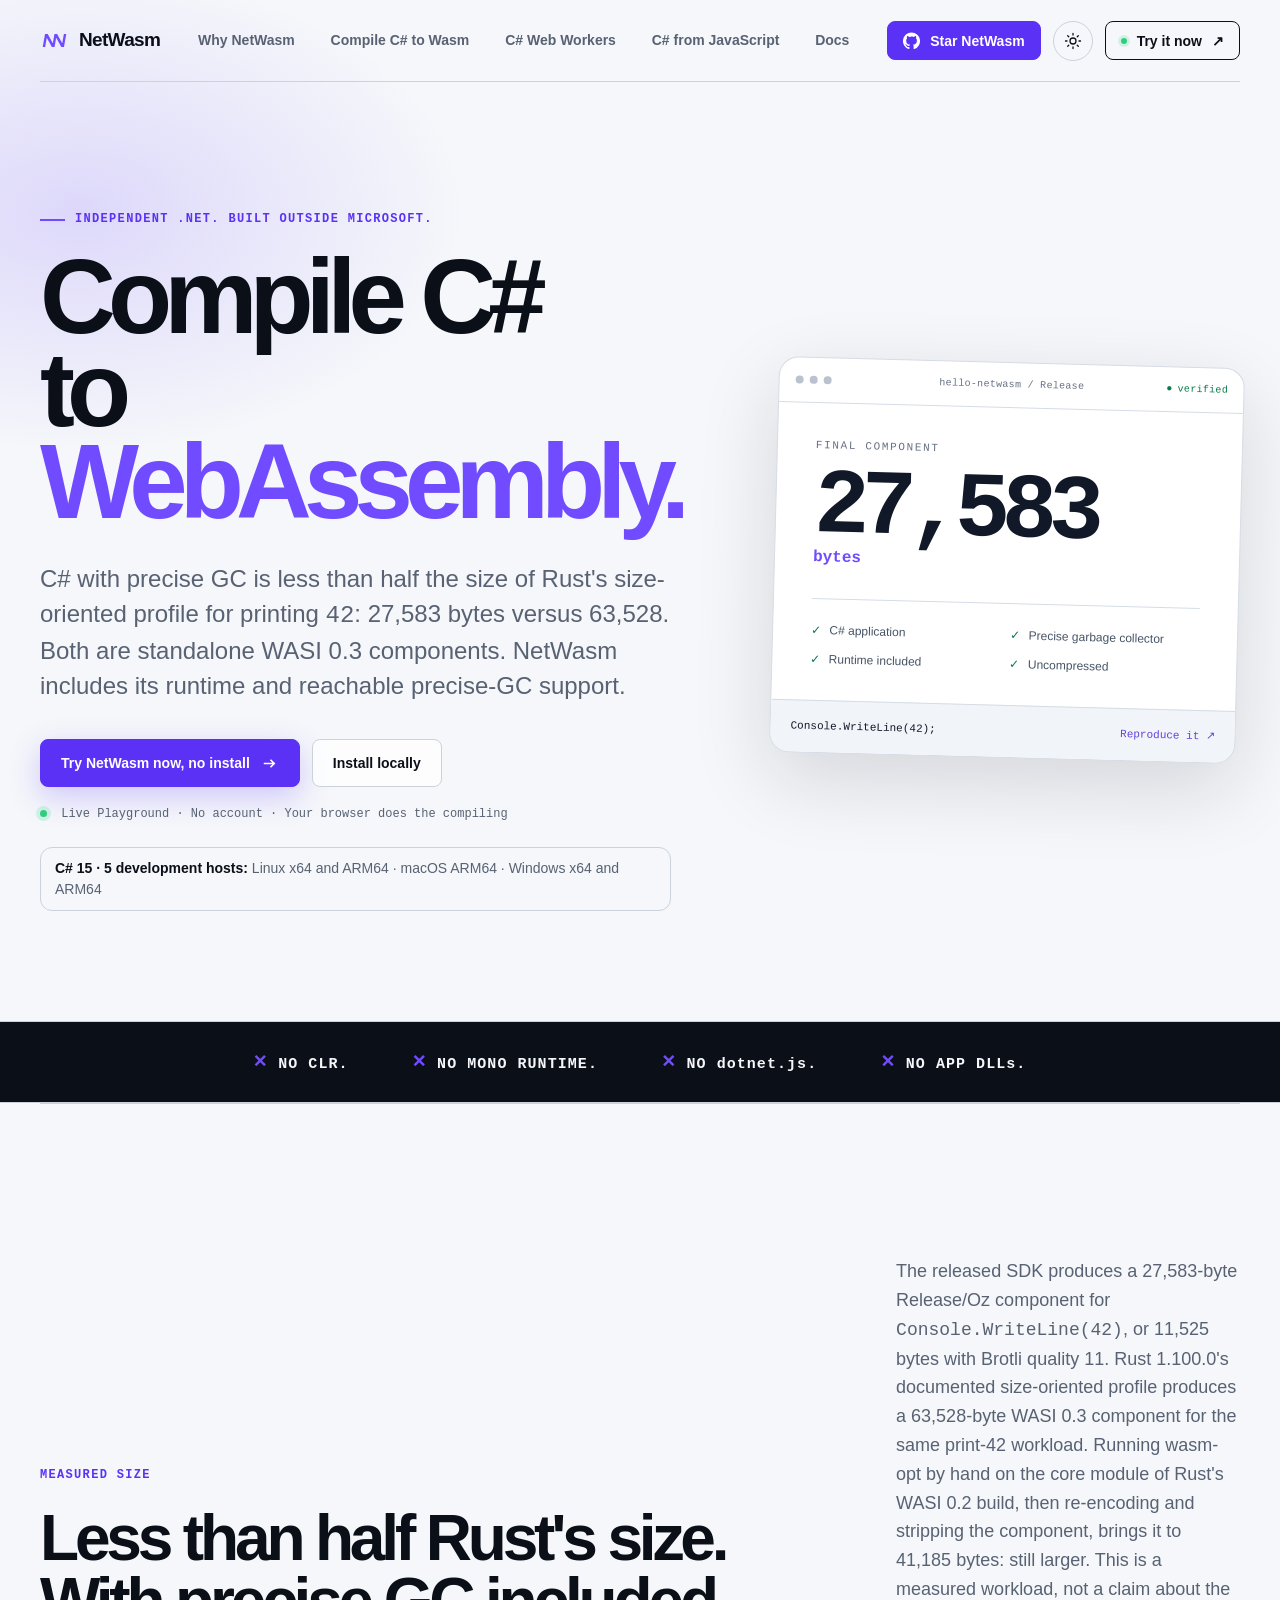
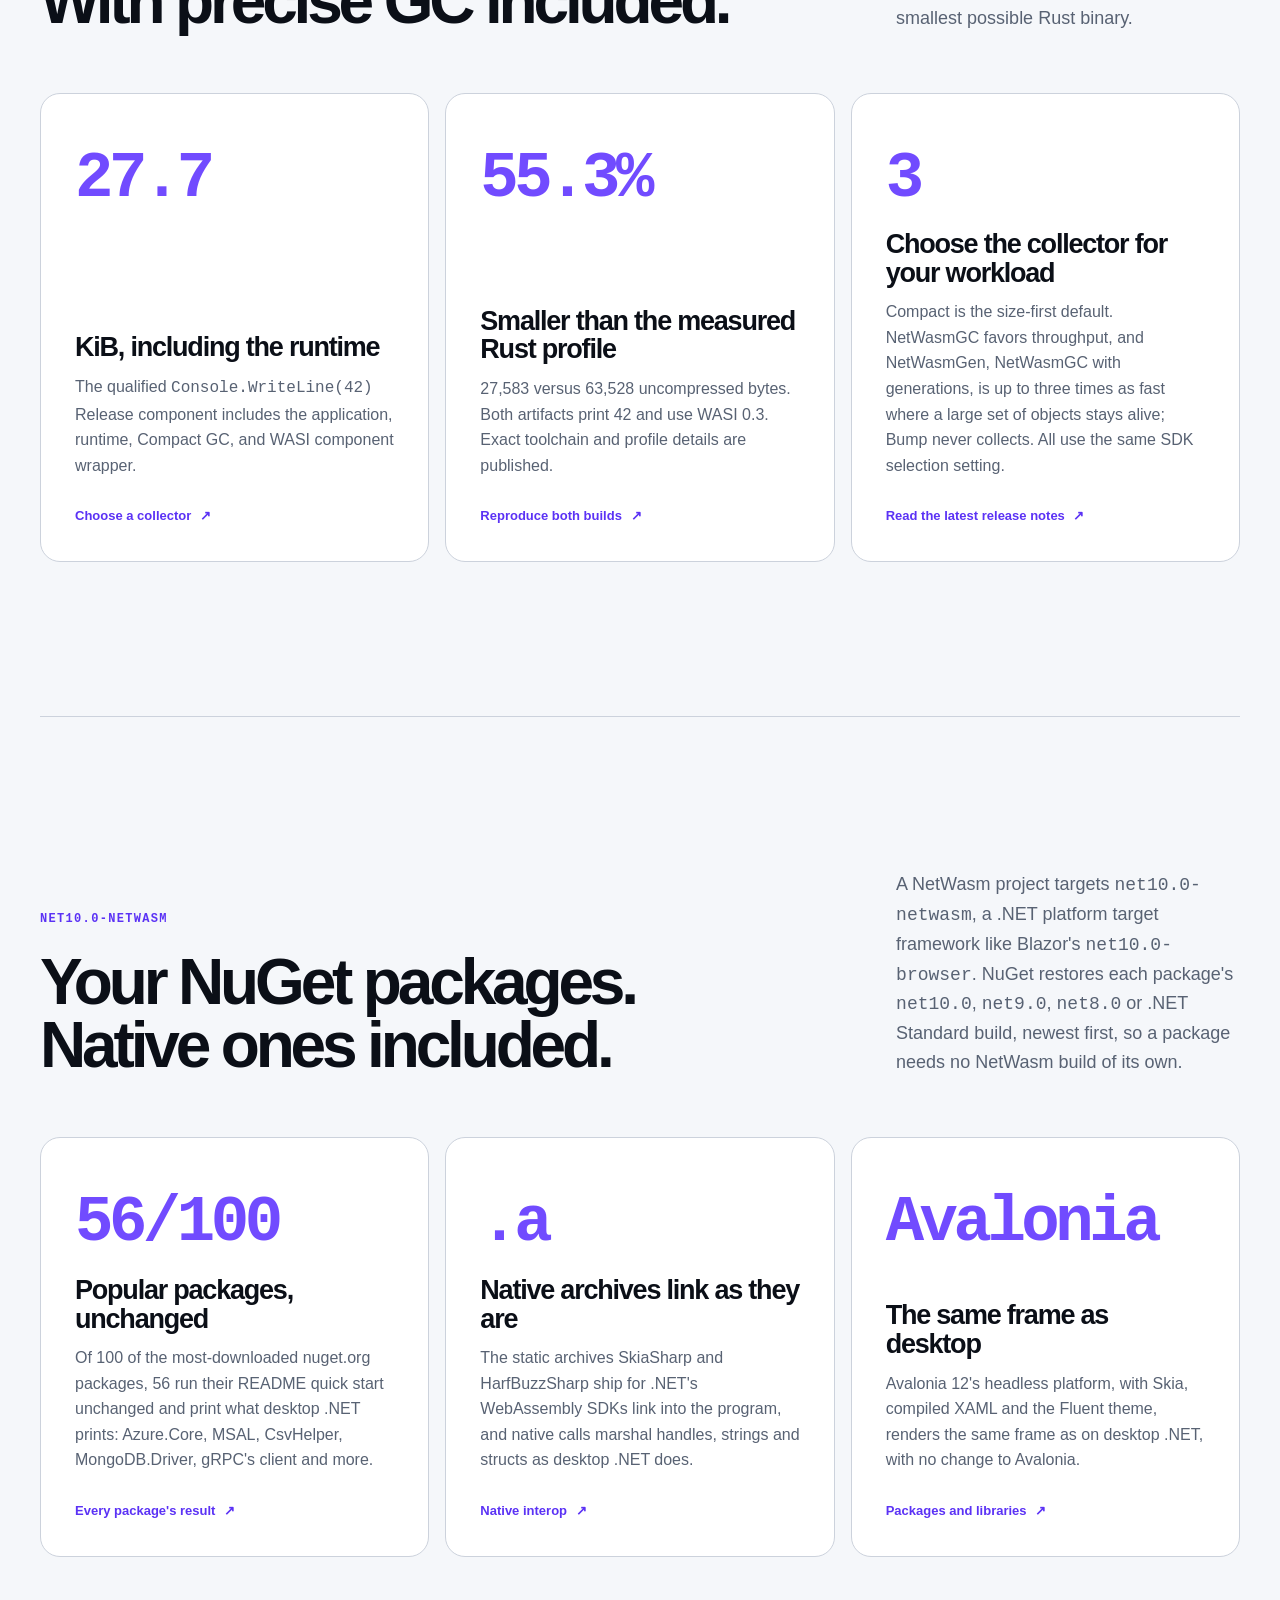
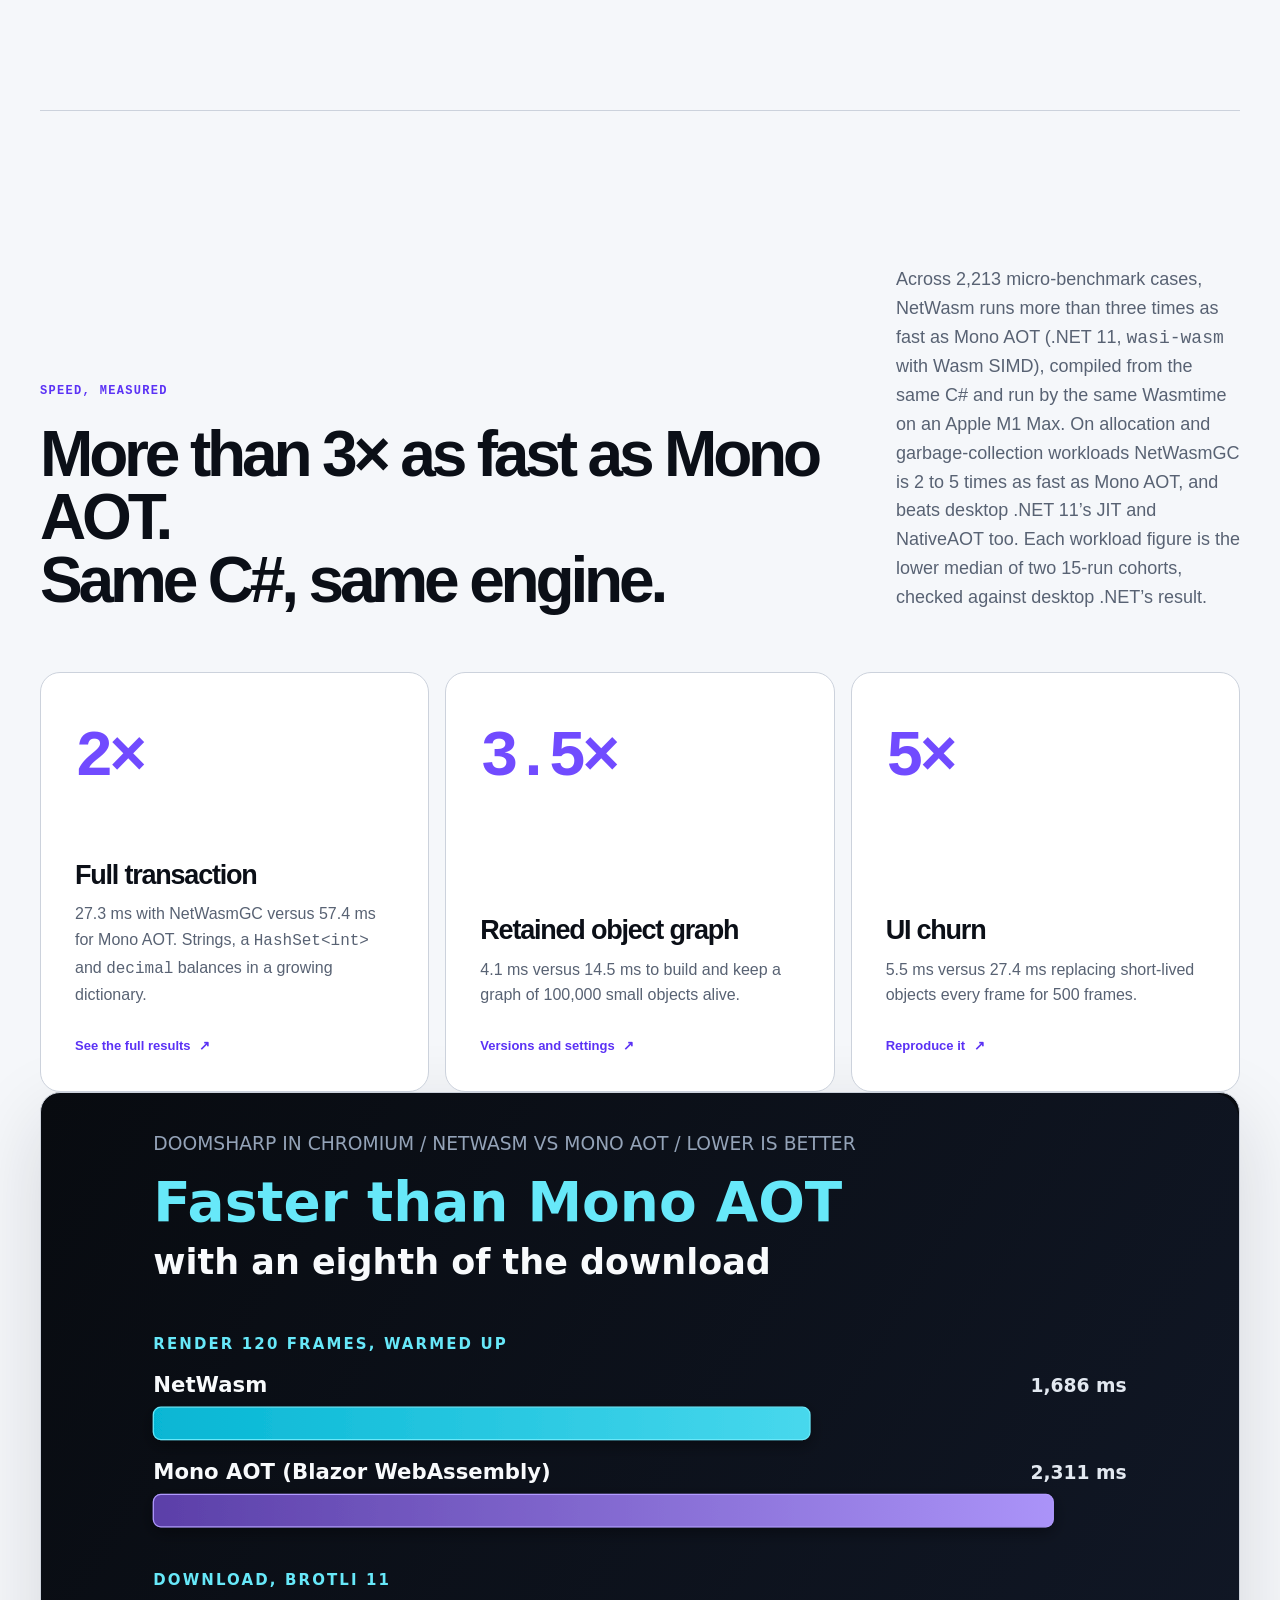
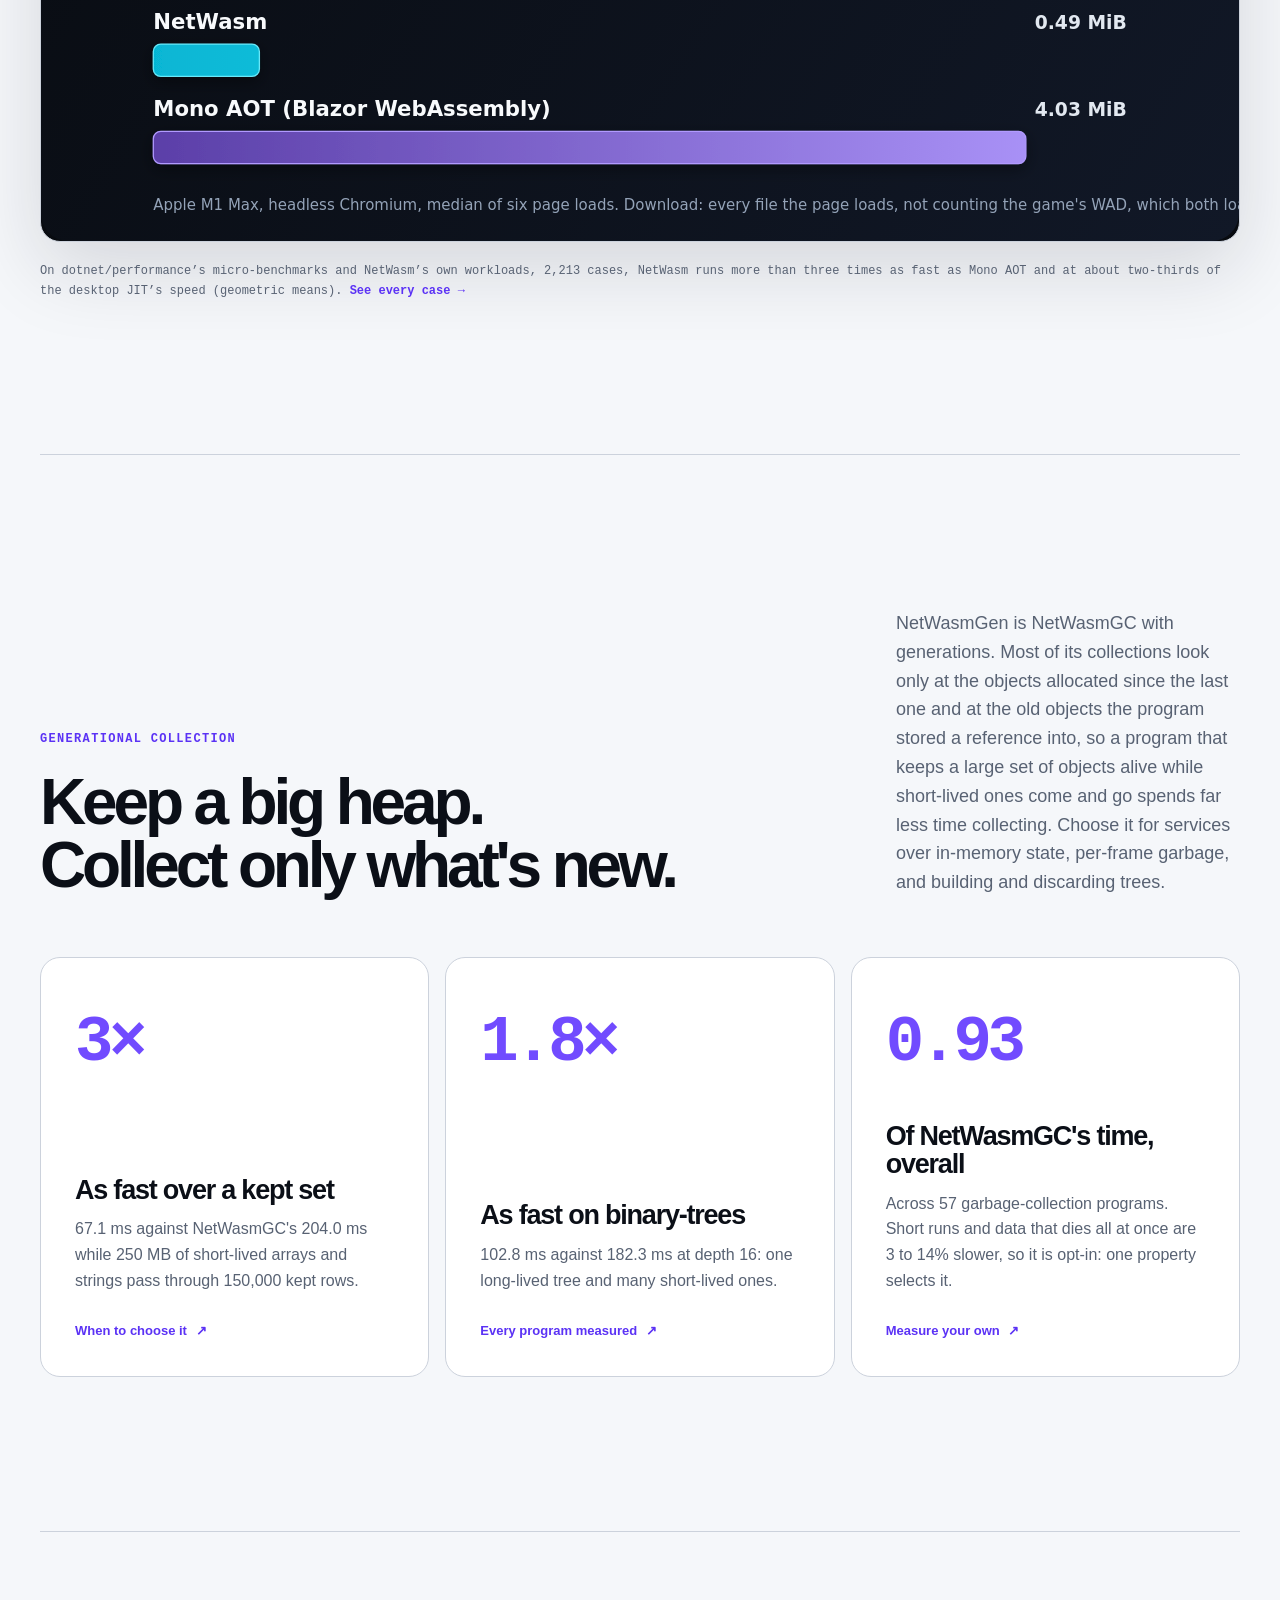
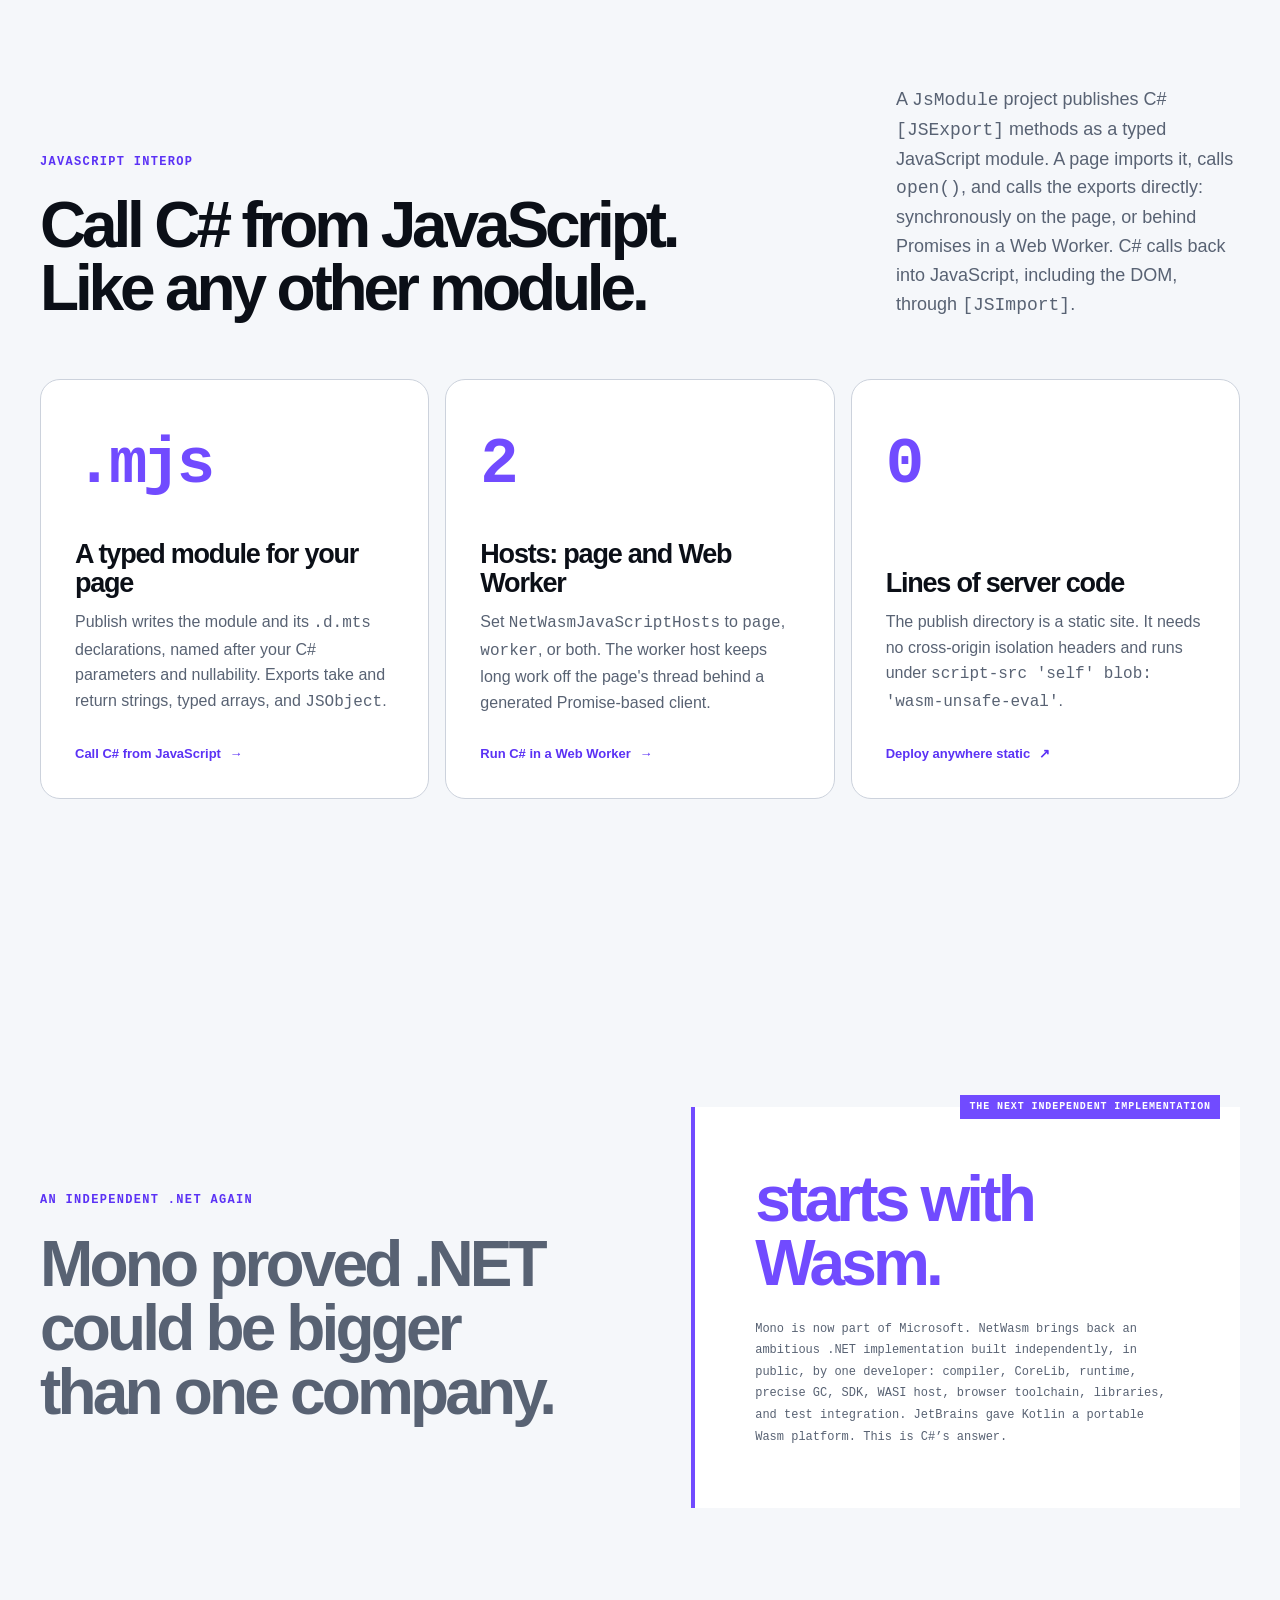
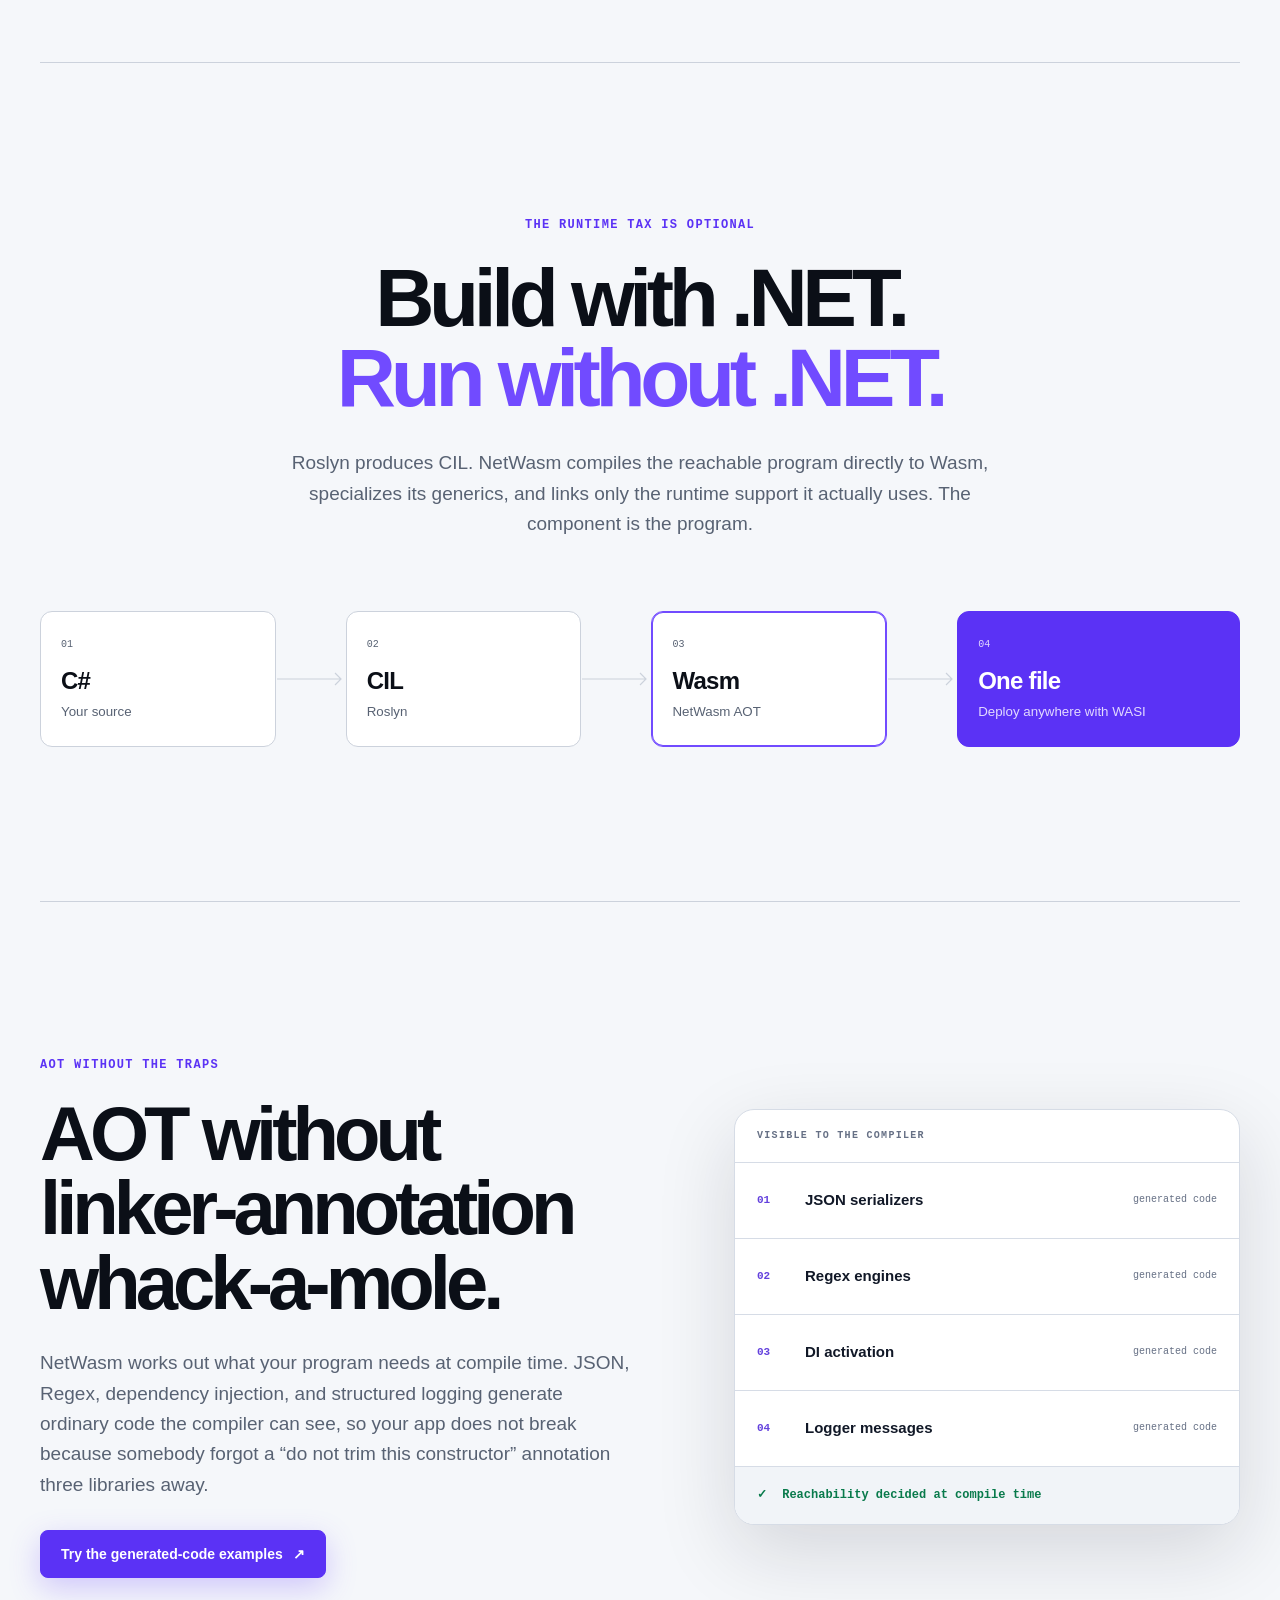
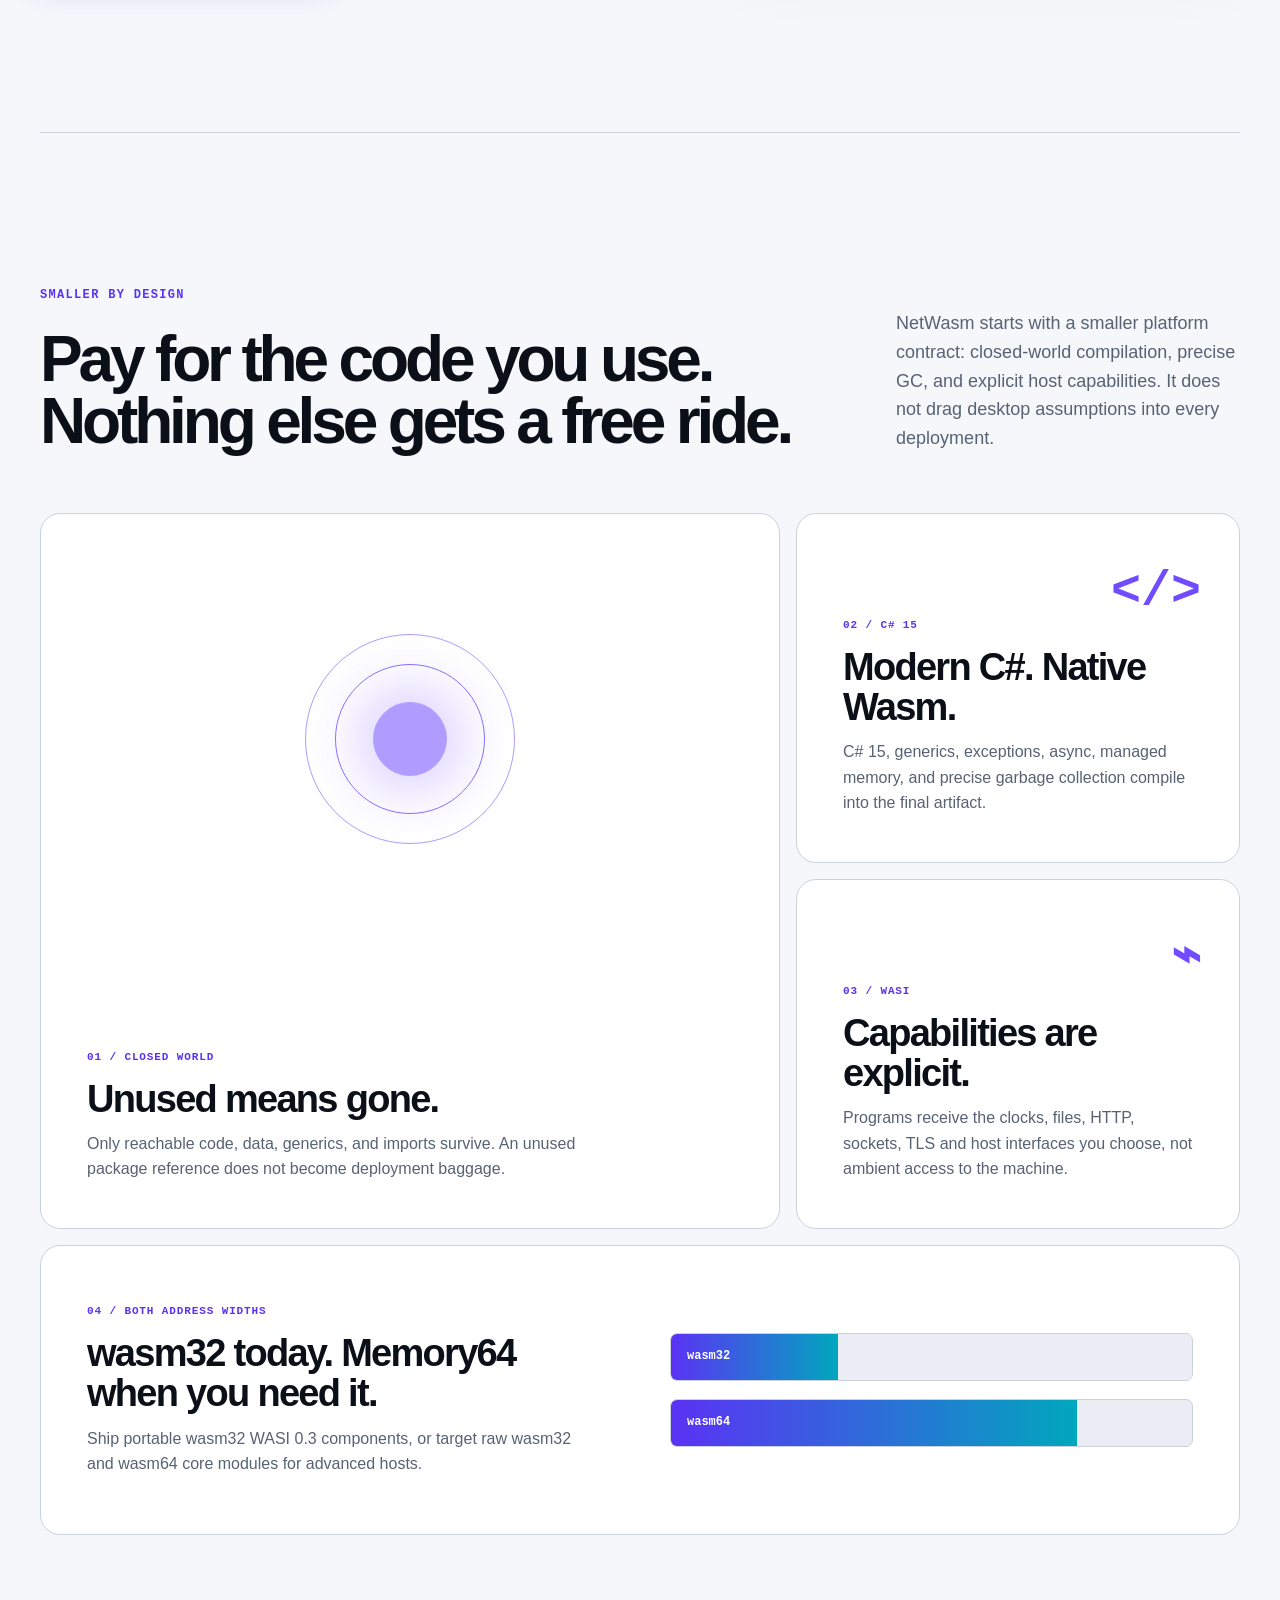
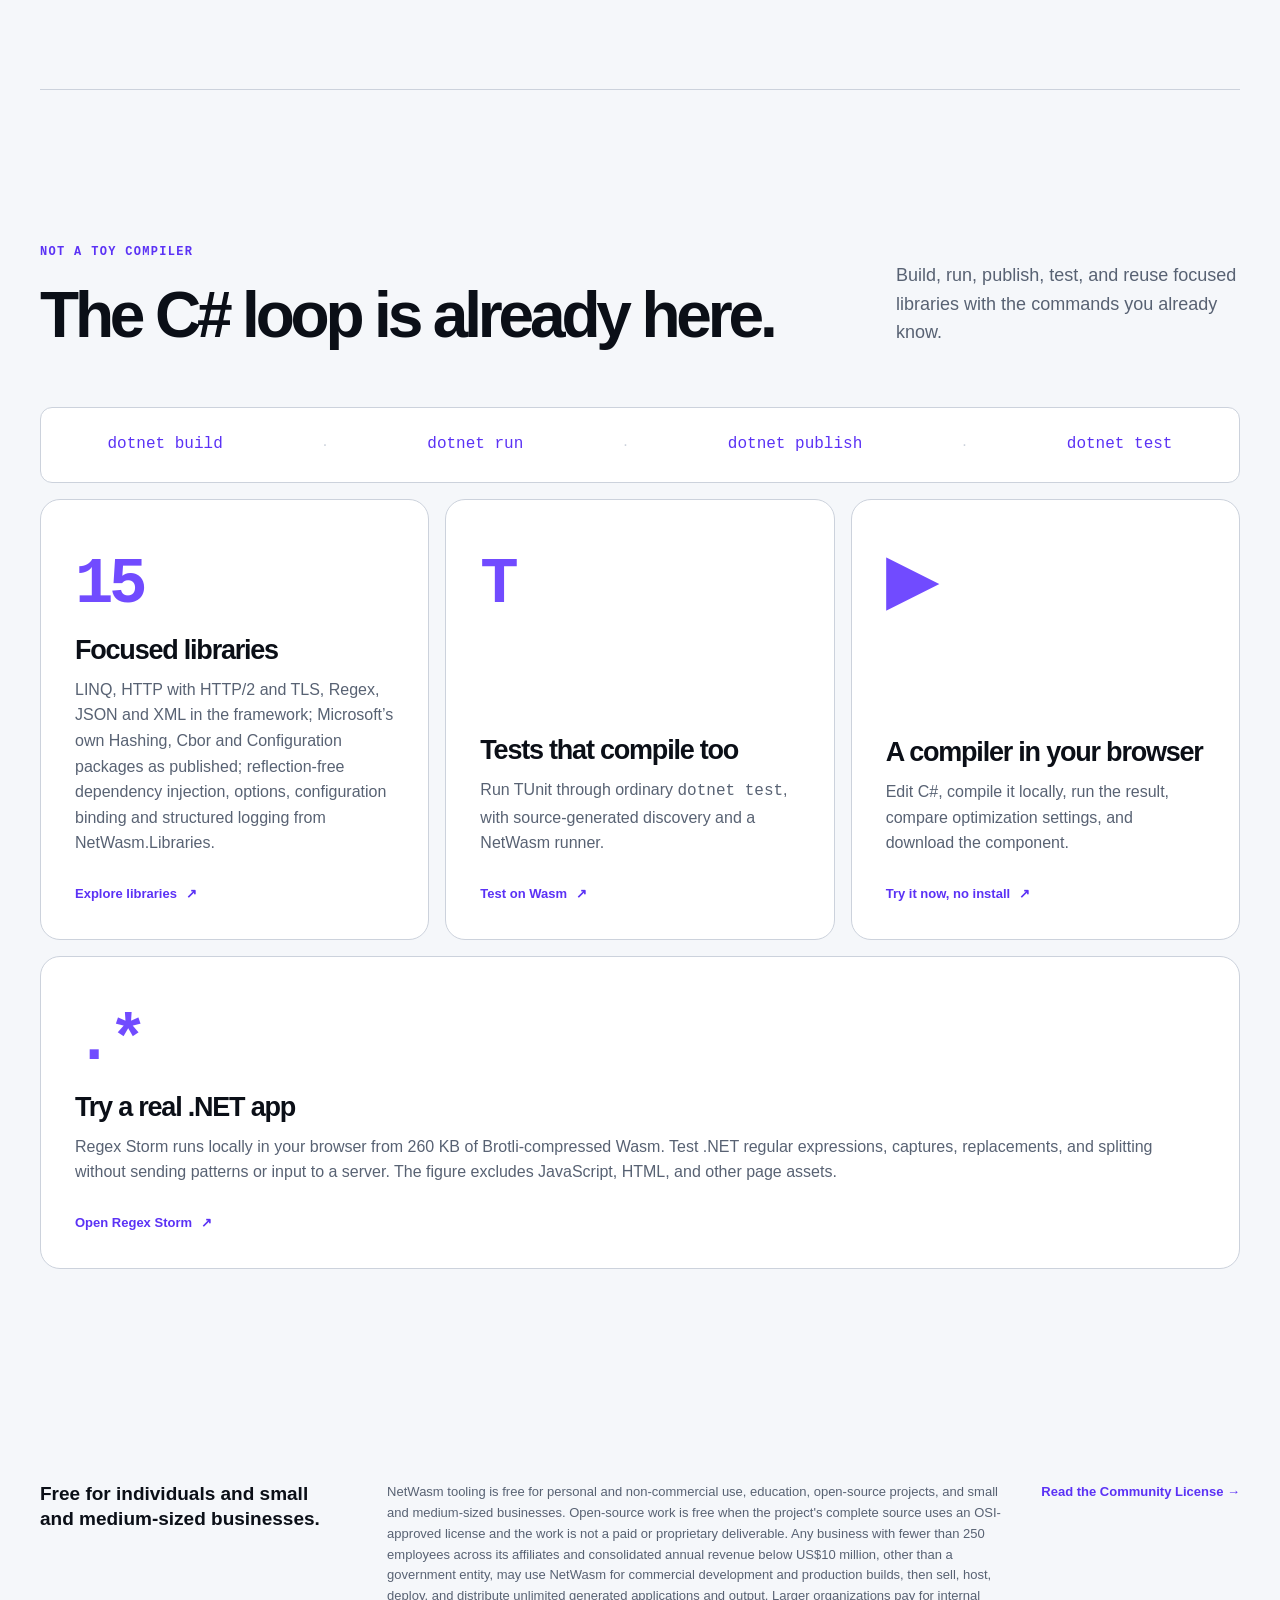
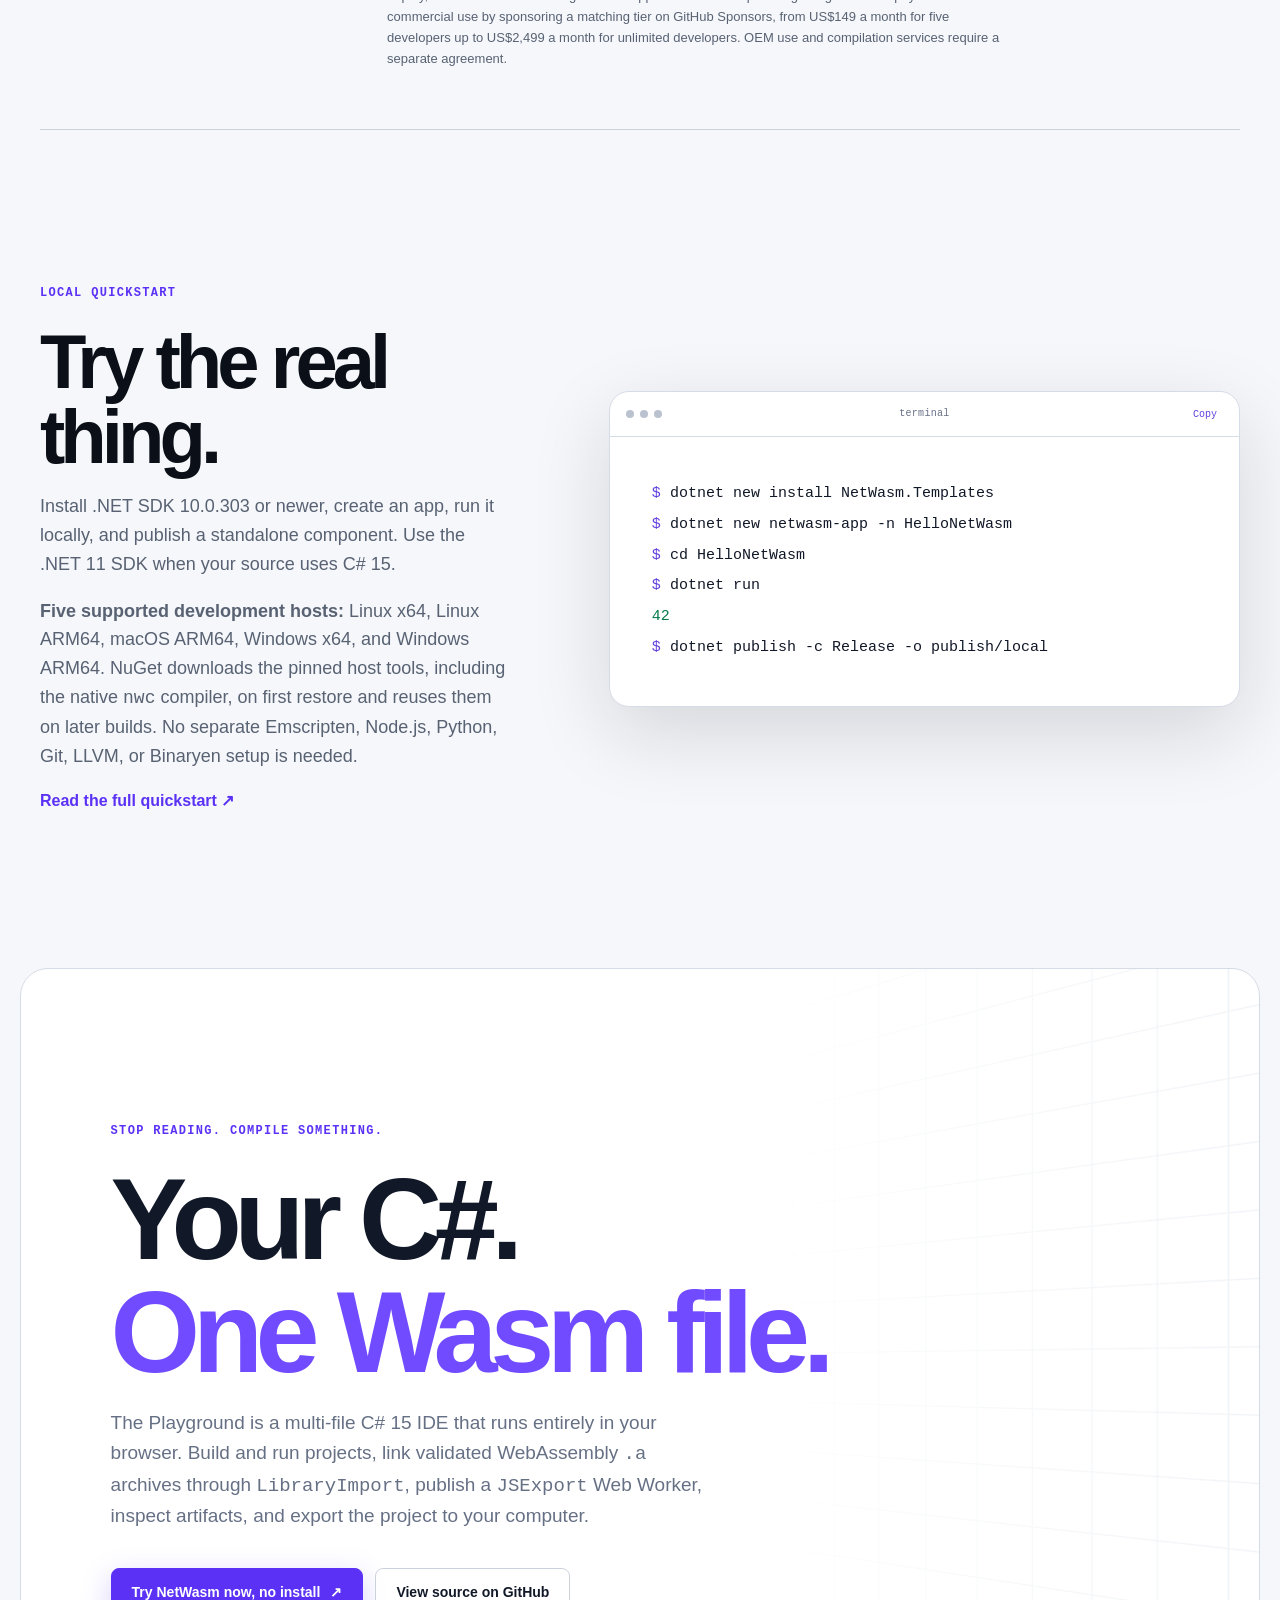
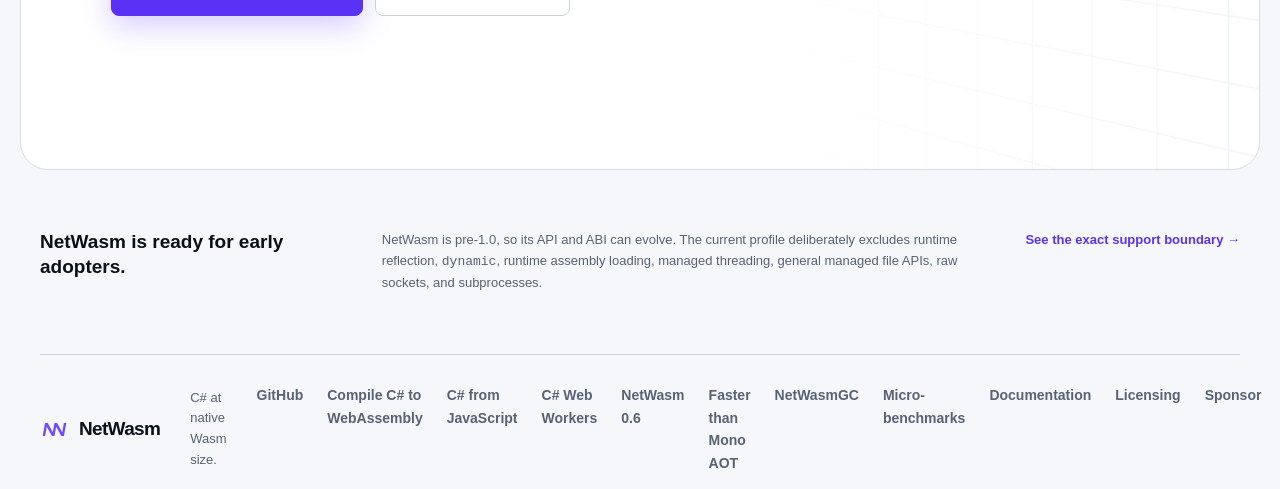
<file: index.html>
<!doctype html>
<html lang="en">
  <head>
    <meta charset="utf-8">
    <meta name="viewport" content="width=device-width, initial-scale=1">
    <meta name="theme-color" content="#080b10" media="(prefers-color-scheme: dark)">
    <meta name="theme-color" content="#f6f8fb" media="(prefers-color-scheme: light)">
    <meta name="description" content="Compile C# and .NET CIL to small, standalone WebAssembly modules and WASI components with NetWasm's independent compiler, runtime, CoreLib, and SDK.">
    <meta property="og:type" content="website">
    <meta property="og:title" content="NetWasm: Compile C# to WebAssembly at native Wasm size">
    <meta property="og:description" content="C# with precise GC: 27,583 bytes for printing 42, less than half the measured Rust size profile. Compile standalone WebAssembly with NetWasm.">
    <meta property="og:url" content="https://www.netwasm.com/">
    <meta property="og:image" content="https://www.netwasm.com/og-card-27583.png">
    <meta name="twitter:card" content="summary_large_image">
    <meta name="twitter:title" content="NetWasm: Compile C# to WebAssembly at native Wasm size">
    <meta name="twitter:description" content="C# with precise GC: 27,583 bytes for printing 42, less than half the measured Rust size profile. Compile standalone WebAssembly with NetWasm.">
    <meta name="twitter:image" content="https://www.netwasm.com/og-card-27583.png">
    <link rel="canonical" href="https://www.netwasm.com/">
    <link rel="icon" href="favicon-slanted.svg" type="image/svg+xml" sizes="any">
    <link rel="icon" href="favicon-slanted-32.png" type="image/png" sizes="32x32">
    <link rel="apple-touch-icon" href="apple-touch-icon-slanted.png" sizes="180x180">
    <link rel="preconnect" href="https://github.com">
    <title>NetWasm: Compile C# to WebAssembly at native Wasm size</title>
    <script type="application/ld+json">
      {
        "@context": "https://schema.org",
        "@type": "SoftwareApplication",
        "@id": "https://www.netwasm.com/#software",
        "name": "NetWasm",
        "applicationCategory": "DeveloperApplication",
        "operatingSystem": "Linux, macOS, Windows",
        "description": "NetWasm compiles C# and .NET CIL to small, standalone WebAssembly modules and WASI components.",
        "url": "https://www.netwasm.com/",
        "downloadUrl": "https://www.nuget.org/packages/NetWasm.Templates",
        "codeRepository": "https://github.com/zion-sati/NetWasm",
        "sameAs": [
          "https://github.com/zion-sati/NetWasm",
          "https://playground.netwasm.com/"
        ]
      }
    </script>
    <link rel="stylesheet" href="styles.css">
    <script src="site.js" defer></script>
  </head>
  <body>
    <a class="skip-link" href="#main">Skip to content</a>

    <header class="site-header">
      <a class="brand" href="#top" aria-label="NetWasm home">
        <svg class="brand-mark" viewBox="0 0 40 40" aria-hidden="true">
          <path d="M3.76 29.00 6.94 11.00 10.62 11.00 17.66 23.90 19.94 11.00 23.62 11.00 30.66 23.90 32.94 11.00 36.24 11.00 33.06 29.00 29.38 29.00 22.34 16.10 20.06 29.00 16.38 29.00 9.34 16.10 7.06 29.00Z"/>
        </svg>
        <span>NetWasm</span>
      </a>
      <nav aria-label="Primary navigation">
        <a href="#why">Why NetWasm</a>
        <a href="compile-csharp-to-webassembly/">Compile C# to Wasm</a>
        <a href="guides/csharp-web-worker/">C# Web Workers</a>
        <a href="guides/call-csharp-from-javascript/">C# from JavaScript</a>
        <a href="https://github.com/zion-sati/NetWasm/blob/main/docs/index.md" target="_blank" rel="noopener noreferrer">Docs</a>
      </nav>
      <div class="header-actions">
        <a class="button button-small github-star" href="https://github.com/zion-sati/NetWasm" target="_blank" rel="noopener noreferrer" aria-label="Star NetWasm on GitHub">
          <svg viewBox="0 0 24 24" aria-hidden="true"><path d="M12 .7a12 12 0 0 0-3.8 23.4c.6.1.8-.3.8-.6v-2.3c-3.3.7-4-1.4-4-1.4-.5-1.4-1.3-1.8-1.3-1.8-1.1-.7.1-.7.1-.7 1.2.1 1.8 1.2 1.8 1.2 1.1 1.8 2.8 1.3 3.5 1 .1-.8.4-1.3.8-1.6-2.6-.3-5.4-1.3-5.4-5.9 0-1.3.5-2.4 1.2-3.2-.1-.3-.5-1.5.1-3.1 0 0 1-.3 3.3 1.2A11.5 11.5 0 0 1 12 6.5c1 0 2 .1 3 .4 2.3-1.5 3.3-1.2 3.3-1.2.6 1.6.2 2.8.1 3.1.8.8 1.2 1.9 1.2 3.2 0 4.6-2.8 5.6-5.4 5.9.4.4.8 1.1.8 2.2v3.4c0 .3.2.7.8.6A12 12 0 0 0 12 .7Z"/></svg>
          <span>Star NetWasm</span>
        </a>
        <button class="theme-toggle" type="button" aria-label="Change color theme" title="Change color theme">
          <svg class="sun" viewBox="0 0 24 24" aria-hidden="true"><circle cx="12" cy="12" r="4"/><path d="M12 2v2M12 20v2M4.93 4.93l1.42 1.42M17.66 17.66l1.41 1.41M2 12h2M20 12h2M4.93 19.07l1.42-1.42M17.66 6.34l1.41-1.41"/></svg>
          <svg class="moon" viewBox="0 0 24 24" aria-hidden="true"><path d="M20.4 15.5A9 9 0 0 1 8.5 3.6 9 9 0 1 0 20.4 15.5Z"/></svg>
        </button>
        <a class="button button-small playground-link" href="https://playground.netwasm.com/" target="_blank" rel="noopener noreferrer"><i></i> Try it now <span aria-hidden="true">↗</span></a>
      </div>
    </header>

    <main id="main">
      <section class="hero" id="top">
        <div class="hero-glow" aria-hidden="true"></div>
        <div class="hero-copy">
          <p class="eyebrow"><span></span> Independent .NET. Built outside Microsoft.</p>
          <h1>Compile C#<br>to <em>WebAssembly.</em></h1>
          <p class="hero-lede">C# with precise GC is less than half the size of Rust's size-oriented profile for printing <code>42</code>: 27,583 bytes versus 63,528. Both are standalone WASI 0.3 components. NetWasm includes its runtime and reachable precise-GC support.</p>
          <div class="hero-actions">
            <a class="button button-primary" href="https://playground.netwasm.com/" target="_blank" rel="noopener noreferrer">
              Try NetWasm now, no install
              <svg viewBox="0 0 20 20" aria-hidden="true"><path d="M4 10h11M11 6l4 4-4 4"/></svg>
            </a>
            <a class="button button-quiet" href="#quickstart">Install locally</a>
          </div>
          <p class="hero-note"><span class="pulse"></span> Live Playground · No account · Your browser does the compiling</p>
          <p class="hero-hosts"><strong>C# 15 · 5 development hosts:</strong> Linux x64 and ARM64 · macOS ARM64 · Windows x64 and ARM64</p>
        </div>

        <div class="proof-card" aria-label="NetWasm Hello World artifact size">
          <div class="proof-topline">
            <span class="traffic"><i></i><i></i><i></i></span>
            <span>hello-netwasm / Release</span>
            <span class="proof-status">verified</span>
          </div>
          <div class="proof-body">
            <p class="proof-label">FINAL COMPONENT</p>
            <p class="proof-number">27,583</p>
            <p class="proof-unit">bytes</p>
            <div class="proof-rule"></div>
            <ul>
              <li><span>✓</span> C# application</li>
              <li><span>✓</span> Precise garbage collector</li>
              <li><span>✓</span> Runtime included</li>
              <li><span>✓</span> Uncompressed</li>
            </ul>
          </div>
          <div class="proof-footer">
            <code>Console.WriteLine(42);</code>
            <a href="https://github.com/zion-sati/NetWasm/blob/main/docs/size-and-methodology.md" target="_blank" rel="noopener noreferrer">Reproduce it ↗</a>
          </div>
        </div>
      </section>

      <section class="manifesto" aria-label="Runtime requirements">
        <p>NO CLR.</p>
        <p>NO MONO RUNTIME.</p>
        <p>NO <code>dotnet.js</code>.</p>
        <p>NO APP DLLs.</p>
      </section>

      <section class="feature-section section" aria-labelledby="release-title">
        <div class="section-heading">
          <div>
            <p class="section-kicker">Measured size</p>
            <h2 id="release-title">Less than half Rust's size.<br><span>With precise GC included.</span></h2>
          </div>
          <p>The released SDK produces a 27,583-byte Release/Oz component for <code>Console.WriteLine(42)</code>, or 11,525 bytes with Brotli quality 11. Rust 1.100.0's documented size-oriented profile produces a 63,528-byte WASI 0.3 component for the same print-42 workload. Running wasm-opt by hand on the core module of Rust's WASI 0.2 build, then re-encoding and stripping the component, brings it to 41,185 bytes: still larger. This is a measured workload, not a claim about the smallest possible Rust binary.</p>
        </div>
        <div class="ecosystem-grid">
          <a class="ecosystem-card" href="https://github.com/zion-sati/NetWasm/blob/main/docs/runtime-garbage-collection.md" target="_blank" rel="noopener noreferrer">
            <span class="ecosystem-number">27.7</span>
            <h3>KiB, including the runtime</h3>
            <p>The qualified <code>Console.WriteLine(42)</code> Release component includes the application, runtime, Compact GC, and WASI component wrapper.</p>
            <strong>Choose a collector <span>↗</span></strong>
          </a>
          <a class="ecosystem-card" href="https://github.com/zion-sati/NetWasm/blob/main/docs/size-and-methodology.md" target="_blank" rel="noopener noreferrer">
            <span class="ecosystem-number">55.3%</span>
            <h3>Smaller than the measured Rust profile</h3>
            <p>27,583 versus 63,528 uncompressed bytes. Both artifacts print 42 and use WASI 0.3. Exact toolchain and profile details are published.</p>
            <strong>Reproduce both builds <span>↗</span></strong>
          </a>
          <a class="ecosystem-card" href="https://github.com/zion-sati/NetWasm/releases/latest" target="_blank" rel="noopener noreferrer">
            <span class="ecosystem-number">3</span>
            <h3>Choose the collector for your workload</h3>
            <p>Compact is the size-first default. NetWasmGC favors throughput, and NetWasmGen, NetWasmGC with generations, is up to three times as fast where a large set of objects stays alive; Bump never collects. All use the same SDK selection setting.</p>
            <strong>Read the latest release notes <span>↗</span></strong>
          </a>
        </div>
      </section>

      <section class="feature-section section" aria-labelledby="packages-title">
        <div class="section-heading">
          <div>
            <p class="section-kicker">net10.0-netwasm</p>
            <h2 id="packages-title">Your NuGet packages.<br><span>Native ones included.</span></h2>
          </div>
          <p>A NetWasm project targets <code>net10.0-netwasm</code>, a .NET platform target framework like Blazor's <code>net10.0-browser</code>. NuGet restores each package's <code>net10.0</code>, <code>net9.0</code>, <code>net8.0</code> or .NET Standard build, newest first, so a package needs no NetWasm build of its own.</p>
        </div>
        <div class="ecosystem-grid">
          <a class="ecosystem-card" href="https://github.com/zion-sati/NetWasm/blob/main/docs/package-compatibility.md" target="_blank" rel="noopener noreferrer">
            <span class="ecosystem-number">56/100</span>
            <h3>Popular packages, unchanged</h3>
            <p>Of 100 of the most-downloaded nuget.org packages, 56 run their README quick start unchanged and print what desktop .NET prints: Azure.Core, MSAL, CsvHelper, MongoDB.Driver, gRPC's client and more.</p>
            <strong>Every package's result <span>↗</span></strong>
          </a>
          <a class="ecosystem-card" href="https://github.com/zion-sati/NetWasm/blob/main/docs/static-native-interop.md" target="_blank" rel="noopener noreferrer">
            <span class="ecosystem-number">.a</span>
            <h3>Native archives link as they are</h3>
            <p>The static archives SkiaSharp and HarfBuzzSharp ship for .NET's WebAssembly SDKs link into the program, and native calls marshal handles, strings and structs as desktop .NET does.</p>
            <strong>Native interop <span>↗</span></strong>
          </a>
          <a class="ecosystem-card" href="https://github.com/zion-sati/NetWasm/blob/main/docs/netstandard-libraries.md" target="_blank" rel="noopener noreferrer">
            <span class="ecosystem-number">Avalonia</span>
            <h3>The same frame as desktop</h3>
            <p>Avalonia 12's headless platform, with Skia, compiled XAML and the Fluent theme, renders the same frame as on desktop .NET, with no change to Avalonia.</p>
            <strong>Packages and libraries <span>↗</span></strong>
          </a>
        </div>
      </section>

      <section class="feature-section section" aria-labelledby="mono-title">
        <div class="section-heading">
          <div>
            <p class="section-kicker">Speed, measured</p>
            <h2 id="mono-title">More than 3&times; as fast as Mono AOT.<br><span>Same C#, same engine.</span></h2>
          </div>
          <p>Across 2,213 micro-benchmark cases, NetWasm runs more than three times as fast as Mono AOT (.NET 11, <code>wasi-wasm</code> with Wasm SIMD), compiled from the same C# and run by the same Wasmtime on an Apple M1 Max. On allocation and garbage-collection workloads NetWasmGC is 2 to 5 times as fast as Mono AOT, and beats desktop .NET 11&rsquo;s JIT and NativeAOT too. Each workload figure is the lower median of two 15-run cohorts, checked against desktop .NET&rsquo;s result.</p>
        </div>
        <div class="ecosystem-grid">
          <a class="ecosystem-card" href="https://github.com/zion-sati/NetWasm/blob/main/docs/performance.md" target="_blank" rel="noopener noreferrer">
            <span class="ecosystem-number">2&times;</span>
            <h3>Full transaction</h3>
            <p>27.3 ms with NetWasmGC versus 57.4 ms for Mono AOT. Strings, a <code>HashSet&lt;int&gt;</code> and <code>decimal</code> balances in a growing dictionary.</p>
            <strong>See the full results <span>↗</span></strong>
          </a>
          <a class="ecosystem-card" href="https://github.com/zion-sati/NetWasm/blob/main/docs/performance.md" target="_blank" rel="noopener noreferrer">
            <span class="ecosystem-number">3.5&times;</span>
            <h3>Retained object graph</h3>
            <p>4.1 ms versus 14.5 ms to build and keep a graph of 100,000 small objects alive.</p>
            <strong>Versions and settings <span>↗</span></strong>
          </a>
          <a class="ecosystem-card" href="https://github.com/zion-sati/NetWasm/blob/main/docs/performance.md#reproduce" target="_blank" rel="noopener noreferrer">
            <span class="ecosystem-number">5&times;</span>
            <h3>UI churn</h3>
            <p>5.5 ms versus 27.4 ms replacing short-lived objects every frame for 500 frames.</p>
            <strong>Reproduce it <span>↗</span></strong>
          </a>
        </div>
        <a class="comparison-chart" href="https://github.com/zion-sati/NetWasm/blob/main/docs/micro-benchmarks.md#doomsharp" target="_blank" rel="noopener noreferrer" aria-label="DoomSharp against Mono AOT: method and figures">
          <img src="doomsharp-vs-mono-aot.svg" width="960" height="600" alt="DoomSharp in headless Chromium on an Apple M1 Max: rendering 120 frames, warmed up, takes 1,686 ms with NetWasm and 2,311 ms with its Blazor WebAssembly build, which is Mono AOT; the page downloads 0.49 MiB with NetWasm and 4.03 MiB with Mono AOT at Brotli quality 11, not counting the game&rsquo;s WAD.">
        </a>
        <p class="comparison-note">On dotnet/performance&rsquo;s micro-benchmarks and NetWasm&rsquo;s own workloads, 2,213 cases, NetWasm runs more than three times as fast as Mono AOT and at about two-thirds of the desktop JIT&rsquo;s speed (geometric means). <a href="micro-benchmarks/">See every case →</a></p>
      </section>

      <section class="feature-section section" aria-labelledby="gen-title">
        <div class="section-heading">
          <div>
            <p class="section-kicker">Generational collection</p>
            <h2 id="gen-title">Keep a big heap.<br><span>Collect only what's new.</span></h2>
          </div>
          <p>NetWasmGen is NetWasmGC with generations. Most of its collections look only at the objects allocated since the last one and at the old objects the program stored a reference into, so a program that keeps a large set of objects alive while short-lived ones come and go spends far less time collecting. Choose it for services over in-memory state, per-frame garbage, and building and discarding trees.</p>
        </div>
        <div class="ecosystem-grid">
          <a class="ecosystem-card" href="https://github.com/zion-sati/NetWasm/blob/main/docs/runtime-garbage-collection.md#when-to-choose-netwasmgen" target="_blank" rel="noopener noreferrer">
            <span class="ecosystem-number">3&times;</span>
            <h3>As fast over a kept set</h3>
            <p>67.1 ms against NetWasmGC's 204.0 ms while 250 MB of short-lived arrays and strings pass through 150,000 kept rows.</p>
            <strong>When to choose it <span>↗</span></strong>
          </a>
          <a class="ecosystem-card" href="https://github.com/zion-sati/NetWasm/blob/main/docs/runtime-garbage-collection.md#when-to-choose-netwasmgen" target="_blank" rel="noopener noreferrer">
            <span class="ecosystem-number">1.8&times;</span>
            <h3>As fast on binary-trees</h3>
            <p>102.8 ms against 182.3 ms at depth 16: one long-lived tree and many short-lived ones.</p>
            <strong>Every program measured <span>↗</span></strong>
          </a>
          <a class="ecosystem-card" href="https://github.com/zion-sati/NetWasm/blob/main/docs/runtime-garbage-collection.md#when-to-choose-netwasmgen" target="_blank" rel="noopener noreferrer">
            <span class="ecosystem-number">0.93</span>
            <h3>Of NetWasmGC's time, overall</h3>
            <p>Across 57 garbage-collection programs. Short runs and data that dies all at once are 3 to 14% slower, so it is opt-in: one property selects it.</p>
            <strong>Measure your own <span>↗</span></strong>
          </a>
        </div>
      </section>

      <section class="feature-section section" aria-labelledby="modules-title">
        <div class="section-heading">
          <div>
            <p class="section-kicker">JavaScript interop</p>
            <h2 id="modules-title">Call C# from JavaScript.<br><span>Like any other module.</span></h2>
          </div>
          <p>A <code>JsModule</code> project publishes C# <code>[JSExport]</code> methods as a typed JavaScript module. A page imports it, calls <code>open()</code>, and calls the exports directly: synchronously on the page, or behind Promises in a Web Worker. C# calls back into JavaScript, including the DOM, through <code>[JSImport]</code>.</p>
        </div>
        <div class="ecosystem-grid">
          <a class="ecosystem-card" href="guides/call-csharp-from-javascript/">
            <span class="ecosystem-number">.mjs</span>
            <h3>A typed module for your page</h3>
            <p>Publish writes the module and its <code>.d.mts</code> declarations, named after your C# parameters and nullability. Exports take and return strings, typed arrays, and <code>JSObject</code>.</p>
            <strong>Call C# from JavaScript <span>→</span></strong>
          </a>
          <a class="ecosystem-card" href="guides/csharp-web-worker/">
            <span class="ecosystem-number">2</span>
            <h3>Hosts: page and Web Worker</h3>
            <p>Set <code>NetWasmJavaScriptHosts</code> to <code>page</code>, <code>worker</code>, or both. The worker host keeps long work off the page's thread behind a generated Promise-based client.</p>
            <strong>Run C# in a Web Worker <span>→</span></strong>
          </a>
          <a class="ecosystem-card" href="https://github.com/zion-sati/NetWasm/blob/main/docs/javascript-interop.md#serve-the-published-files" target="_blank" rel="noopener noreferrer">
            <span class="ecosystem-number">0</span>
            <h3>Lines of server code</h3>
            <p>The publish directory is a static site. It needs no cross-origin isolation headers and runs under <code>script-src 'self' blob: 'wasm-unsafe-eval'</code>.</p>
            <strong>Deploy anywhere static <span>↗</span></strong>
          </a>
        </div>
      </section>

      <section class="origin section" aria-label="NetWasm independence">
        <div class="origin-lead">
          <p class="section-kicker">An independent .NET again</p>
          <h2>Mono proved .NET could be bigger than one company.</h2>
        </div>
        <div class="origin-punch">
          <span>THE NEXT INDEPENDENT IMPLEMENTATION</span>
          <h2>starts with Wasm.</h2>
          <p>Mono is now part of Microsoft. NetWasm brings back an ambitious .NET implementation built independently, in public, by one developer: compiler, CoreLib, runtime, precise GC, SDK, WASI host, browser toolchain, libraries, and test integration. JetBrains gave Kotlin a portable Wasm platform. This is C#’s answer.</p>
        </div>
      </section>

      <section class="statement section" id="why">
        <p class="section-kicker">The runtime tax is optional</p>
        <h2>Build with .NET.<br><span>Run without .NET.</span></h2>
        <p class="statement-copy">Roslyn produces CIL. NetWasm compiles the reachable program directly to Wasm, specializes its generics, and links only the runtime support it actually uses. The component is the program.</p>

        <div class="flow" role="img" aria-label="C# source flows through Roslyn and NetWasm into one standalone WebAssembly component">
          <div class="flow-node"><span>01</span><strong>C#</strong><small>Your source</small></div>
          <svg viewBox="0 0 70 16" aria-hidden="true"><path d="M1 8h64M59 2l6 6-6 6"/></svg>
          <div class="flow-node"><span>02</span><strong>CIL</strong><small>Roslyn</small></div>
          <svg viewBox="0 0 70 16" aria-hidden="true"><path d="M1 8h64M59 2l6 6-6 6"/></svg>
          <div class="flow-node flow-node-accent"><span>03</span><strong>Wasm</strong><small>NetWasm AOT</small></div>
          <svg viewBox="0 0 70 16" aria-hidden="true"><path d="M1 8h64M59 2l6 6-6 6"/></svg>
          <div class="flow-node flow-node-final"><span>04</span><strong>One file</strong><small>Deploy anywhere with WASI</small></div>
        </div>
      </section>

      <section class="aot-section section" aria-labelledby="aot-title">
        <div class="aot-copy">
          <p class="section-kicker">AOT without the traps</p>
          <h2 id="aot-title">AOT without linker-annotation whack-a-mole.</h2>
          <p>NetWasm works out what your program needs at compile time. JSON, Regex, dependency injection, and structured logging generate ordinary code the compiler can see, so your app does not break because somebody forgot a “do not trim this constructor” annotation three libraries away.</p>
          <a class="button button-primary" href="https://playground.netwasm.com/" target="_blank" rel="noopener noreferrer">Try the generated-code examples <span aria-hidden="true">↗</span></a>
        </div>
        <div class="aot-proof" aria-label="How NetWasm keeps AOT dependencies visible">
          <p class="aot-proof-label">VISIBLE TO THE COMPILER</p>
          <div><span>01</span><strong>JSON serializers</strong><small>generated code</small></div>
          <div><span>02</span><strong>Regex engines</strong><small>generated code</small></div>
          <div><span>03</span><strong>DI activation</strong><small>generated code</small></div>
          <div><span>04</span><strong>Logger messages</strong><small>generated code</small></div>
          <p class="aot-result"><span>✓</span> Reachability decided at compile time</p>
        </div>
      </section>

      <section class="feature-section section">
        <div class="section-heading">
          <div>
            <p class="section-kicker">Smaller by design</p>
            <h2>Pay for the code you use.<br>Nothing else gets a free ride.</h2>
          </div>
          <p>NetWasm starts with a smaller platform contract: closed-world compilation, precise GC, and explicit host capabilities. It does not drag desktop assumptions into every deployment.</p>
        </div>

        <div class="feature-grid">
          <article class="feature feature-large">
            <div class="feature-icon feature-icon-rings" aria-hidden="true"><i></i><i></i><i></i></div>
            <p class="feature-index">01 / CLOSED WORLD</p>
            <h3>Unused means gone.</h3>
            <p>Only reachable code, data, generics, and imports survive. An unused package reference does not become deployment baggage.</p>
          </article>
          <article class="feature">
            <div class="feature-icon" aria-hidden="true">&lt;/&gt;</div>
            <p class="feature-index">02 / C# 15</p>
            <h3>Modern C#. Native Wasm.</h3>
            <p>C# 15, generics, exceptions, async, managed memory, and precise garbage collection compile into the final artifact.</p>
          </article>
          <article class="feature">
            <div class="feature-icon" aria-hidden="true">⌁</div>
            <p class="feature-index">03 / WASI</p>
            <h3>Capabilities are explicit.</h3>
            <p>Programs receive the clocks, files, HTTP, sockets, TLS and host interfaces you choose, not ambient access to the machine.</p>
          </article>
          <article class="feature feature-wide">
            <div>
              <p class="feature-index">04 / BOTH ADDRESS WIDTHS</p>
              <h3>wasm32 today. Memory64 when you need it.</h3>
              <p>Ship portable wasm32 WASI 0.3 components, or target raw wasm32 and wasm64 core modules for advanced hosts.</p>
            </div>
            <div class="memory-visual" aria-hidden="true">
              <span><i style="--w: 32%"></i><b>wasm32</b></span>
              <span><i style="--w: 78%"></i><b>wasm64</b></span>
            </div>
          </article>
        </div>
      </section>

      <section class="ecosystem section" id="ecosystem">
        <div class="section-heading">
          <div>
            <p class="section-kicker">Not a toy compiler</p>
            <h2>The C# loop is already here.</h2>
          </div>
          <p>Build, run, publish, test, and reuse focused libraries with the commands you already know.</p>
        </div>

        <div class="command-strip" aria-label="Supported dotnet commands">
          <code>dotnet build</code><span>·</span><code>dotnet run</code><span>·</span><code>dotnet publish</code><span>·</span><code>dotnet test</code>
        </div>

        <div class="ecosystem-grid">
          <a class="ecosystem-card" href="https://github.com/zion-sati/NetWasm.Libraries" target="_blank" rel="noopener noreferrer">
            <span class="ecosystem-number">15</span>
            <h3>Focused libraries</h3>
            <p>LINQ, HTTP with HTTP/2 and TLS, Regex, JSON and XML in the framework; Microsoft&rsquo;s own Hashing, Cbor and Configuration packages as published; reflection-free dependency injection, options, configuration binding and structured logging from NetWasm.Libraries.</p>
            <strong>Explore libraries <span>↗</span></strong>
          </a>
          <a class="ecosystem-card" href="https://github.com/zion-sati/TUnit-NetWasm" target="_blank" rel="noopener noreferrer">
            <span class="ecosystem-number">T</span>
            <h3>Tests that compile too</h3>
            <p>Run TUnit through ordinary <code>dotnet test</code>, with source-generated discovery and a NetWasm runner.</p>
            <strong>Test on Wasm <span>↗</span></strong>
          </a>
          <a class="ecosystem-card" href="https://playground.netwasm.com/" target="_blank" rel="noopener noreferrer">
            <span class="ecosystem-number">▶</span>
            <h3>A compiler in your browser</h3>
            <p>Edit C#, compile it locally, run the result, compare optimization settings, and download the component.</p>
            <strong>Try it now, no install <span>↗</span></strong>
          </a>
          <a class="ecosystem-card ecosystem-card-wide" href="https://regexstorm.netwasm.com/" target="_blank" rel="noopener noreferrer">
            <span class="ecosystem-number">.*</span>
            <h3>Try a real .NET app</h3>
            <p>Regex Storm runs locally in your browser from 260 KB of Brotli-compressed Wasm. Test .NET regular expressions, captures, replacements, and splitting without sending patterns or input to a server. The figure excludes JavaScript, HTML, and other page assets.</p>
            <strong>Open Regex Storm <span>↗</span></strong>
          </a>
        </div>
      </section>

      <section class="boundary section" aria-labelledby="community-license-title">
        <h2 id="community-license-title">Free for individuals and small and medium-sized businesses.</h2>
        <p>NetWasm tooling is free for personal and non-commercial use, education, open-source projects, and small and medium-sized businesses. Open-source work is free when the project's complete source uses an OSI-approved license and the work is not a paid or proprietary deliverable. Any business with fewer than 250 employees across its affiliates and consolidated annual revenue below US$10 million, other than a government entity, may use NetWasm for commercial development and production builds, then sell, host, deploy, and distribute unlimited generated applications and output. Larger organizations pay for internal commercial use by sponsoring a matching tier on GitHub Sponsors, from US$149 a month for five developers up to US$2,499 a month for unlimited developers. OEM use and compilation services require a separate agreement.</p>
        <a href="https://github.com/zion-sati/NetWasm/blob/main/docs/licensing.md" target="_blank" rel="noopener noreferrer">Read the Community License →</a>
      </section>

      <section class="quickstart section" id="quickstart">
        <div class="quickstart-copy">
          <p class="section-kicker">Local quickstart</p>
          <h2>Try the real thing.</h2>
          <p>Install .NET SDK 10.0.303 or newer, create an app, run it locally, and publish a standalone component. Use the .NET 11 SDK when your source uses C# 15.</p>
          <p class="prereq"><strong>Five supported development hosts:</strong> Linux x64, Linux ARM64, macOS ARM64, Windows x64, and Windows ARM64. NuGet downloads the pinned host tools, including the native <code>nwc</code> compiler, on first restore and reuses them on later builds. No separate Emscripten, Node.js, Python, Git, LLVM, or Binaryen setup is needed.</p>
          <a class="text-link" href="https://github.com/zion-sati/NetWasm/blob/main/docs/sdk-quickstart.md" target="_blank" rel="noopener noreferrer">Read the full quickstart <span>↗</span></a>
        </div>
        <div class="terminal">
          <div class="terminal-bar">
            <span class="traffic"><i></i><i></i><i></i></span>
            <span>terminal</span>
            <button class="copy-button" type="button" data-copy-target="quickstart-code">Copy</button>
          </div>
          <!--email_off--><pre id="quickstart-code"><code><span class="prompt">$</span> dotnet new install NetWasm.Templates
<span class="prompt">$</span> dotnet new netwasm-app -n HelloNetWasm
<span class="prompt">$</span> cd HelloNetWasm
<span class="prompt">$</span> dotnet run
<span class="output">42</span>
<span class="prompt">$</span> dotnet publish -c Release -o publish/local</code></pre><!--/email_off-->
        </div>
      </section>

      <section class="final-cta section">
        <div class="final-grid" aria-hidden="true"></div>
        <p class="section-kicker">Stop reading. Compile something.</p>
        <h2>Your C#.<br><span>One Wasm file.</span></h2>
        <p>The Playground is a multi-file C# 15 IDE that runs entirely in your browser. Build and run projects, link validated WebAssembly <code>.a</code> archives through <code>LibraryImport</code>, publish a <code>JSExport</code> Web Worker, inspect artifacts, and export the project to your computer.</p>
        <div class="hero-actions">
          <a class="button button-primary" href="https://playground.netwasm.com/" target="_blank" rel="noopener noreferrer">Try NetWasm now, no install <span aria-hidden="true">↗</span></a>
          <a class="button button-quiet" href="https://github.com/zion-sati/NetWasm" target="_blank" rel="noopener noreferrer">View source on GitHub</a>
        </div>
      </section>

      <section class="boundary section" aria-labelledby="boundary-title">
        <h2 id="boundary-title">NetWasm is ready for early adopters.</h2>
        <p>NetWasm is pre-1.0, so its API and ABI can evolve. The current profile deliberately excludes runtime reflection, <code>dynamic</code>, runtime assembly loading, managed threading, general managed file APIs, raw sockets, and subprocesses.</p>
        <a href="https://github.com/zion-sati/NetWasm/blob/main/docs/support-status.md" target="_blank" rel="noopener noreferrer">See the exact support boundary →</a>
      </section>
    </main>

    <footer>
      <a class="brand" href="#top" aria-label="NetWasm home">
        <svg class="brand-mark" viewBox="0 0 40 40" aria-hidden="true"><path d="M3.76 29.00 6.94 11.00 10.62 11.00 17.66 23.90 19.94 11.00 23.62 11.00 30.66 23.90 32.94 11.00 36.24 11.00 33.06 29.00 29.38 29.00 22.34 16.10 20.06 29.00 16.38 29.00 9.34 16.10 7.06 29.00Z"/></svg>
        <span>NetWasm</span>
      </a>
      <p>C# at native Wasm size.</p>
      <div class="footer-links">
        <a href="https://github.com/zion-sati/NetWasm" target="_blank" rel="noopener noreferrer">GitHub</a>
        <a href="compile-csharp-to-webassembly/">Compile C# to WebAssembly</a>
        <a href="guides/call-csharp-from-javascript/">C# from JavaScript</a>
        <a href="guides/csharp-web-worker/">C# Web Workers</a>
        <a href="blog/netwasm-0-6-0/">NetWasm 0.6</a>
        <a href="blog/compiler-optimization/">Faster than Mono AOT</a>
        <a href="blog/netwasmgc/">NetWasmGC</a>
        <a href="micro-benchmarks/">Micro-benchmarks</a>
        <a href="https://github.com/zion-sati/NetWasm/blob/main/docs/index.md" target="_blank" rel="noopener noreferrer">Documentation</a>
        <a href="https://github.com/zion-sati/NetWasm/blob/main/docs/licensing.md" target="_blank" rel="noopener noreferrer">Licensing</a>
        <a href="https://github.com/sponsors/zion-sati" target="_blank" rel="noopener noreferrer">Sponsor</a>
      </div>
    </footer>
  </body>
</html>
</file>
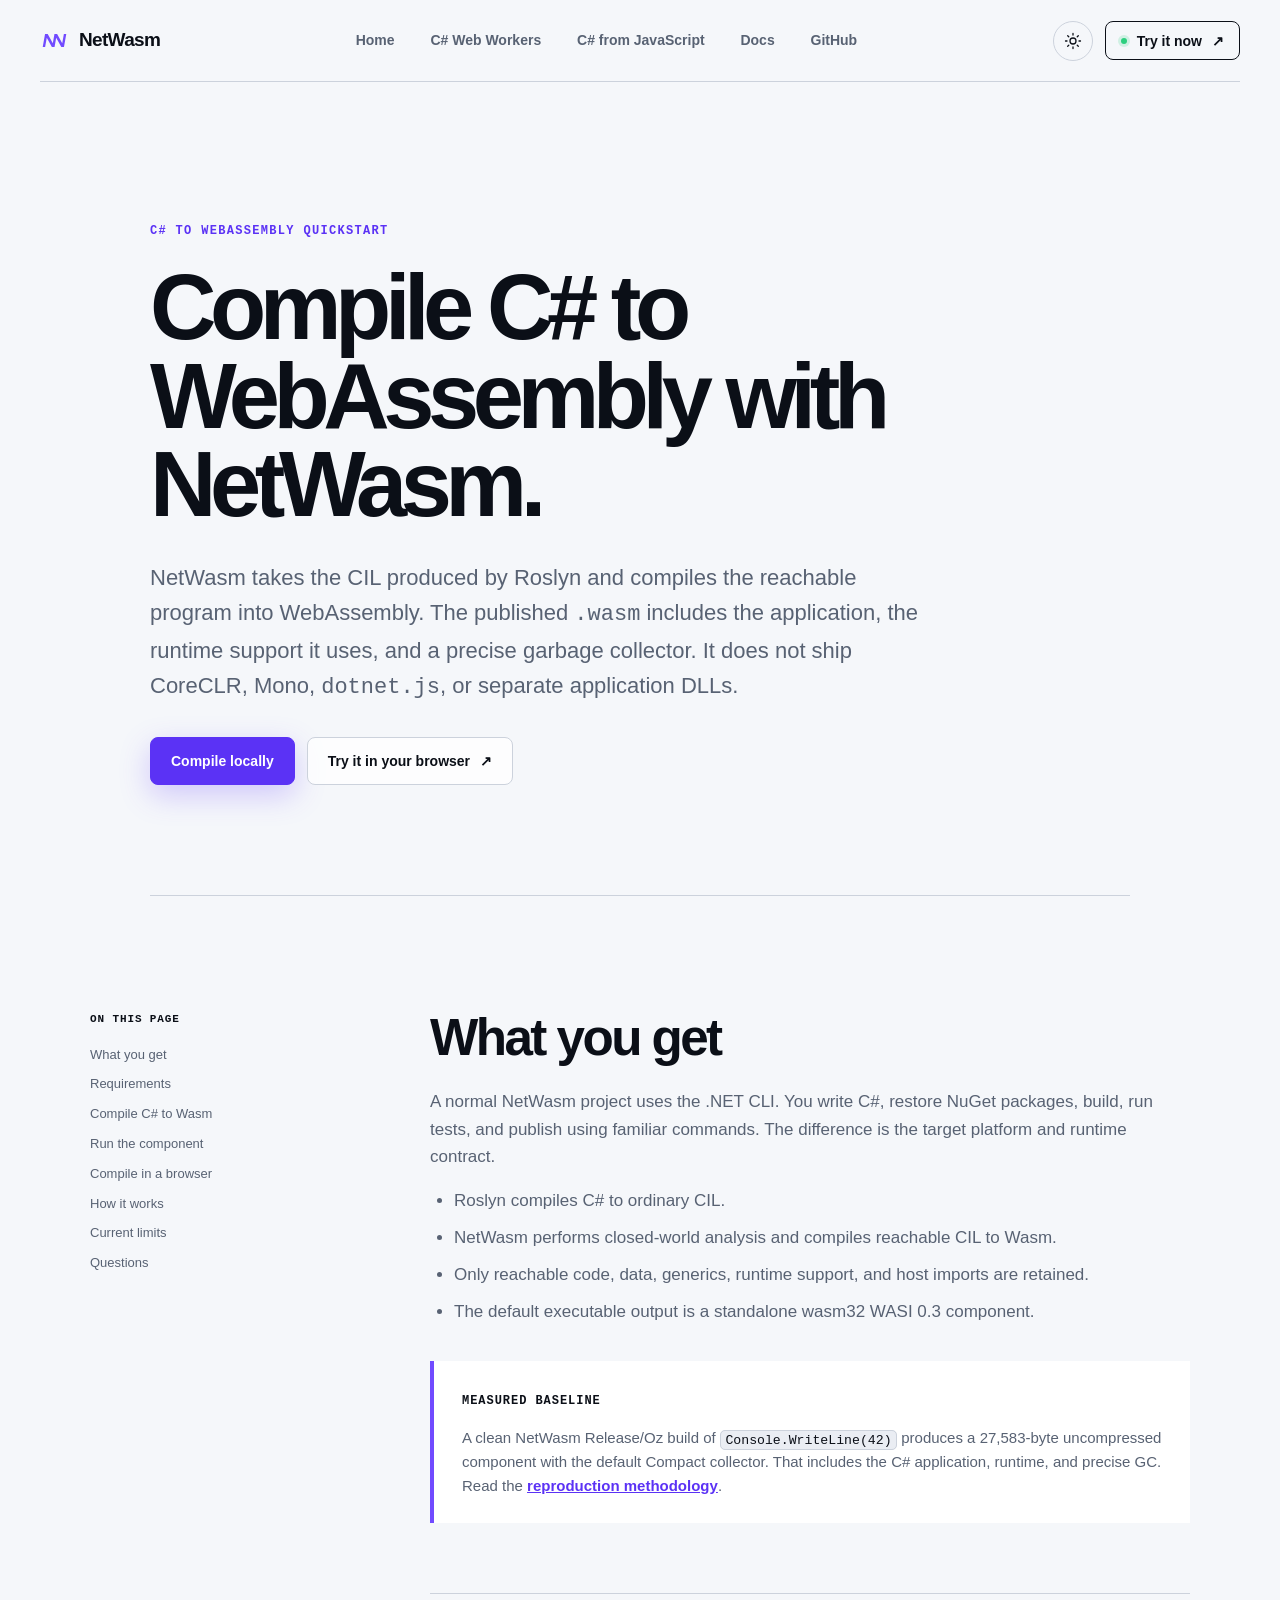
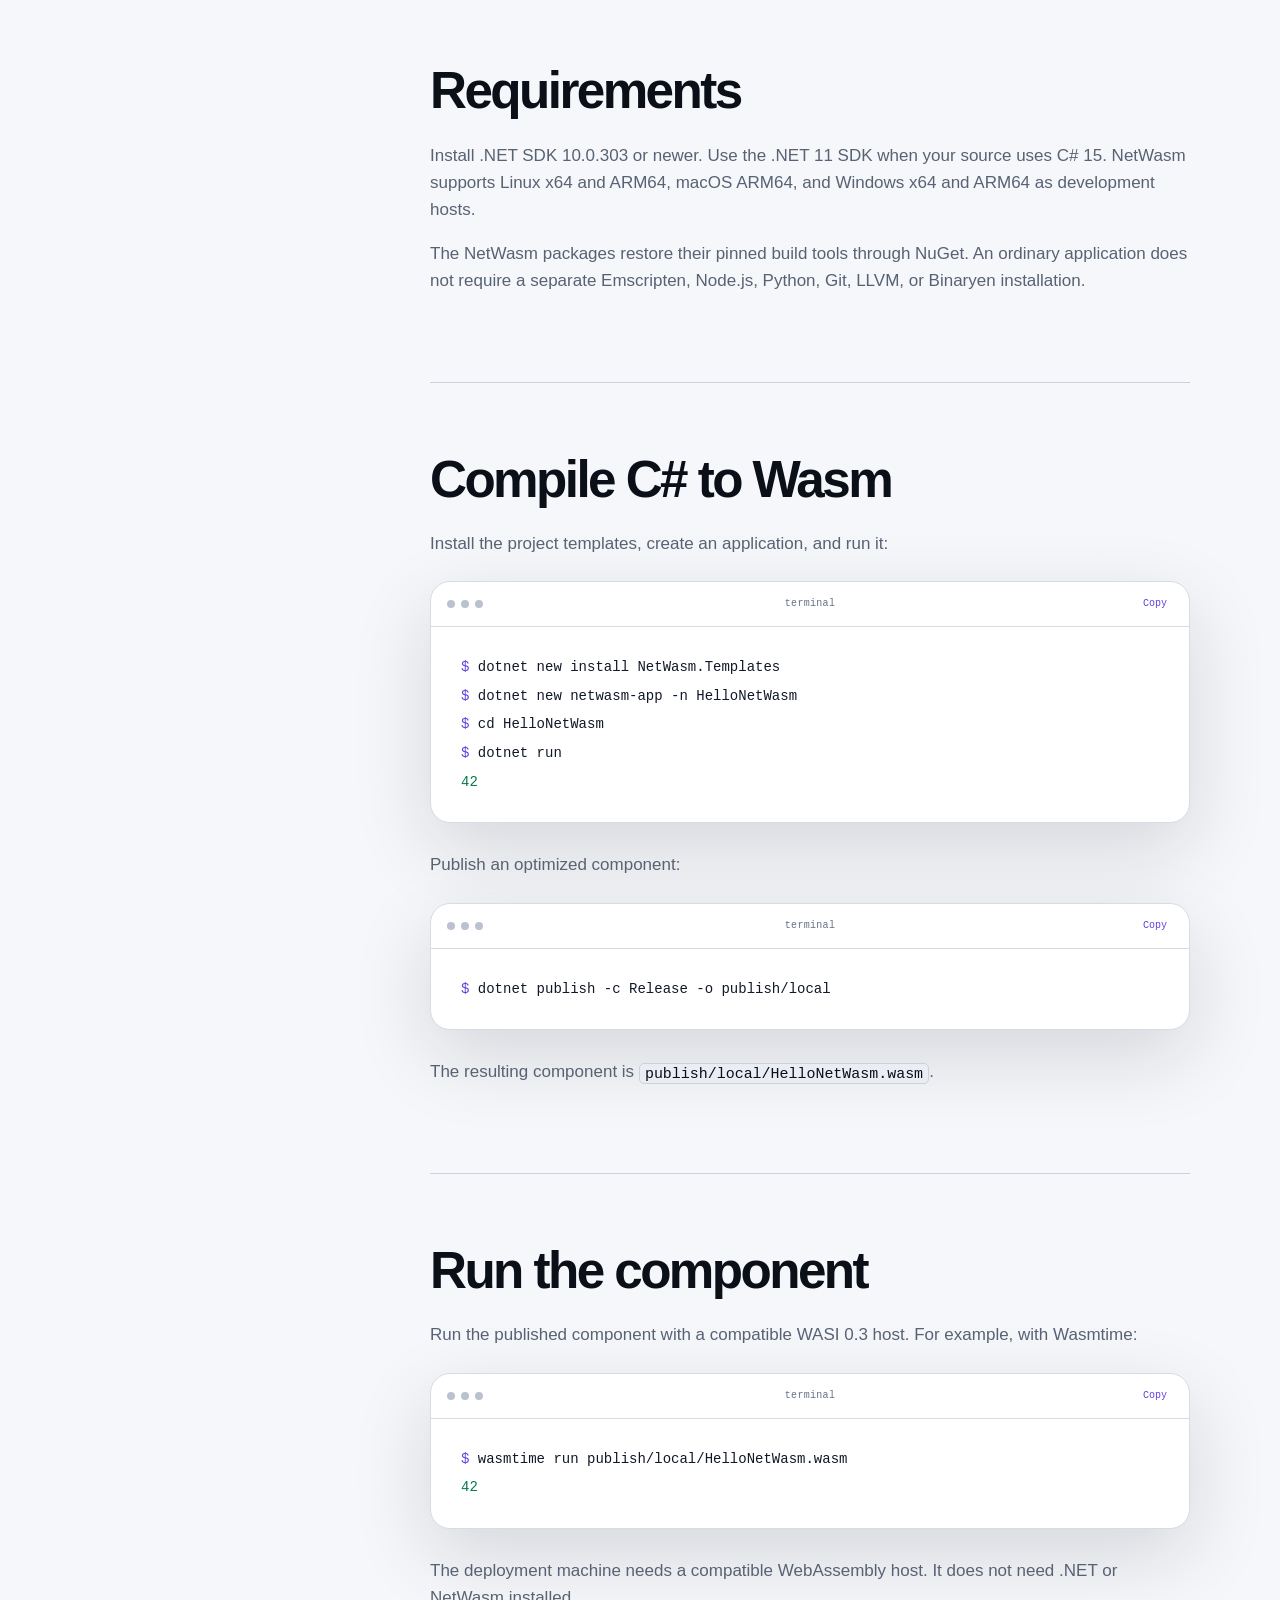
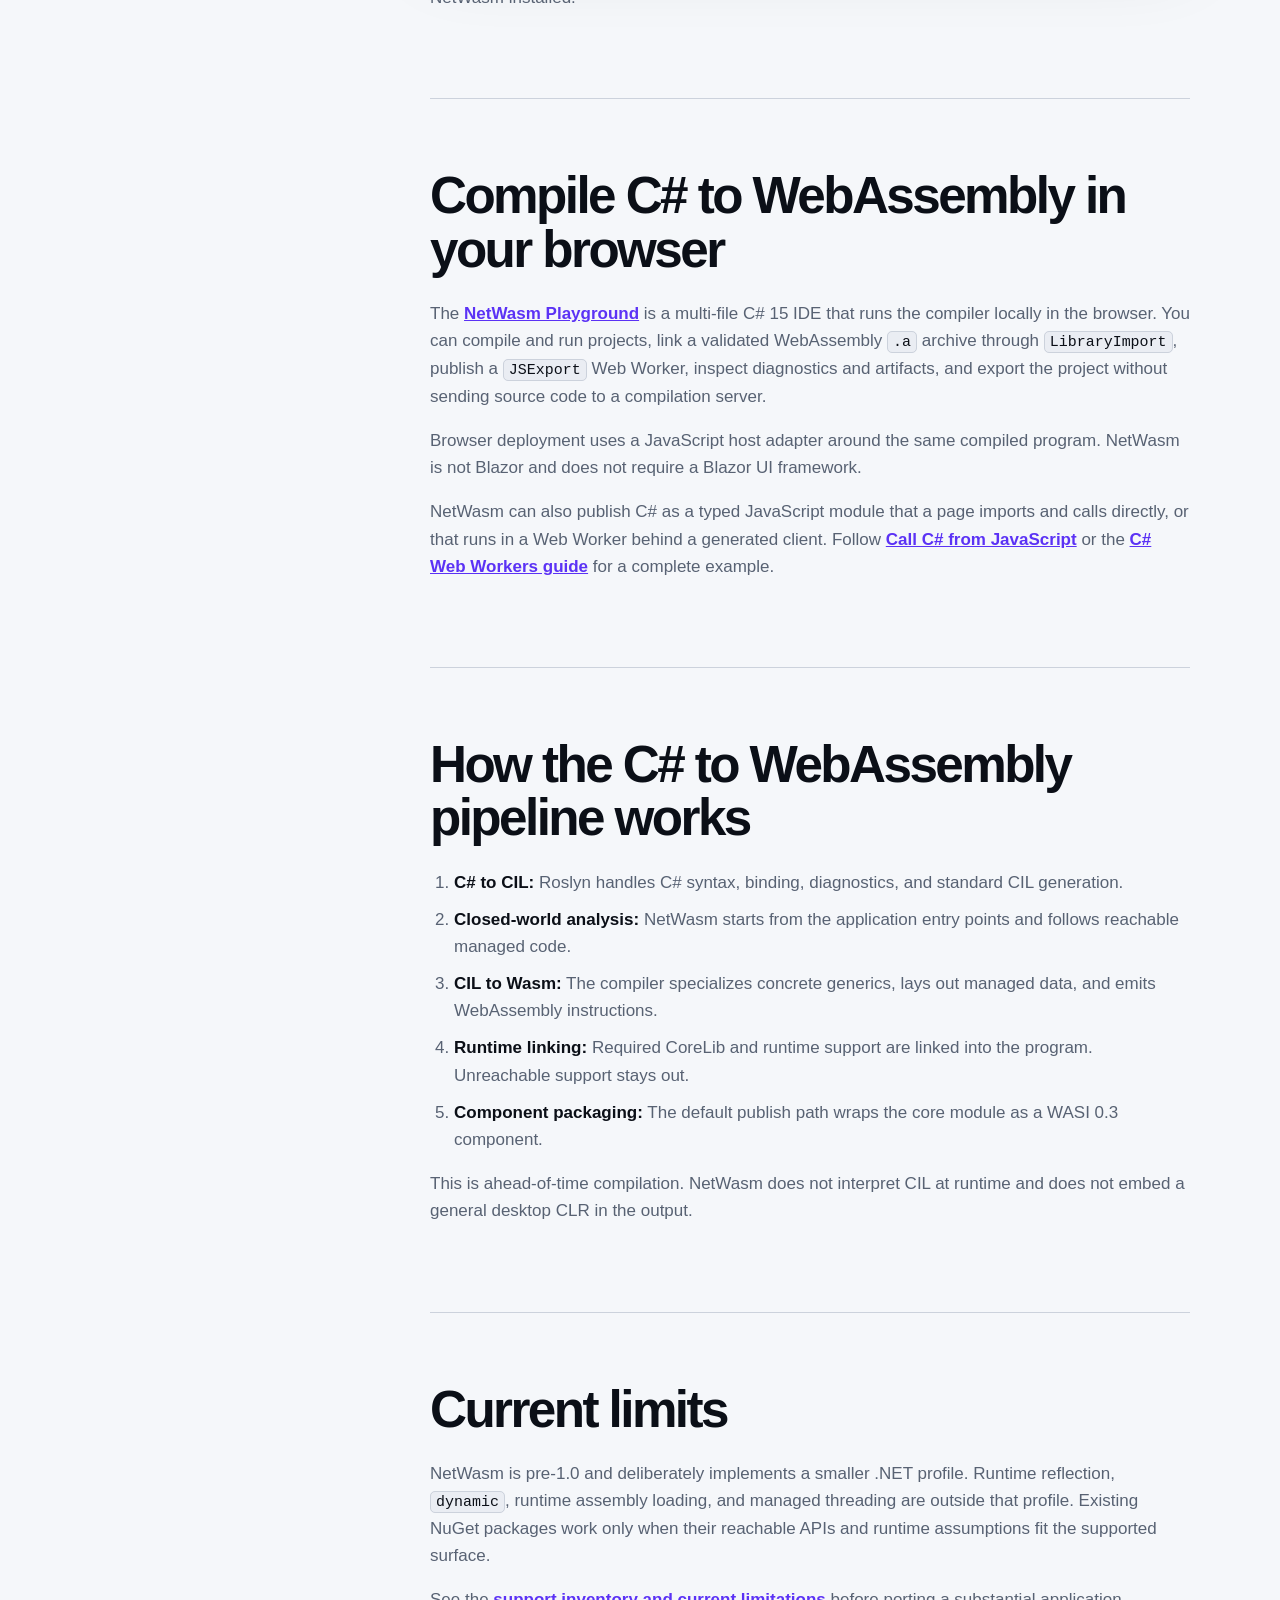
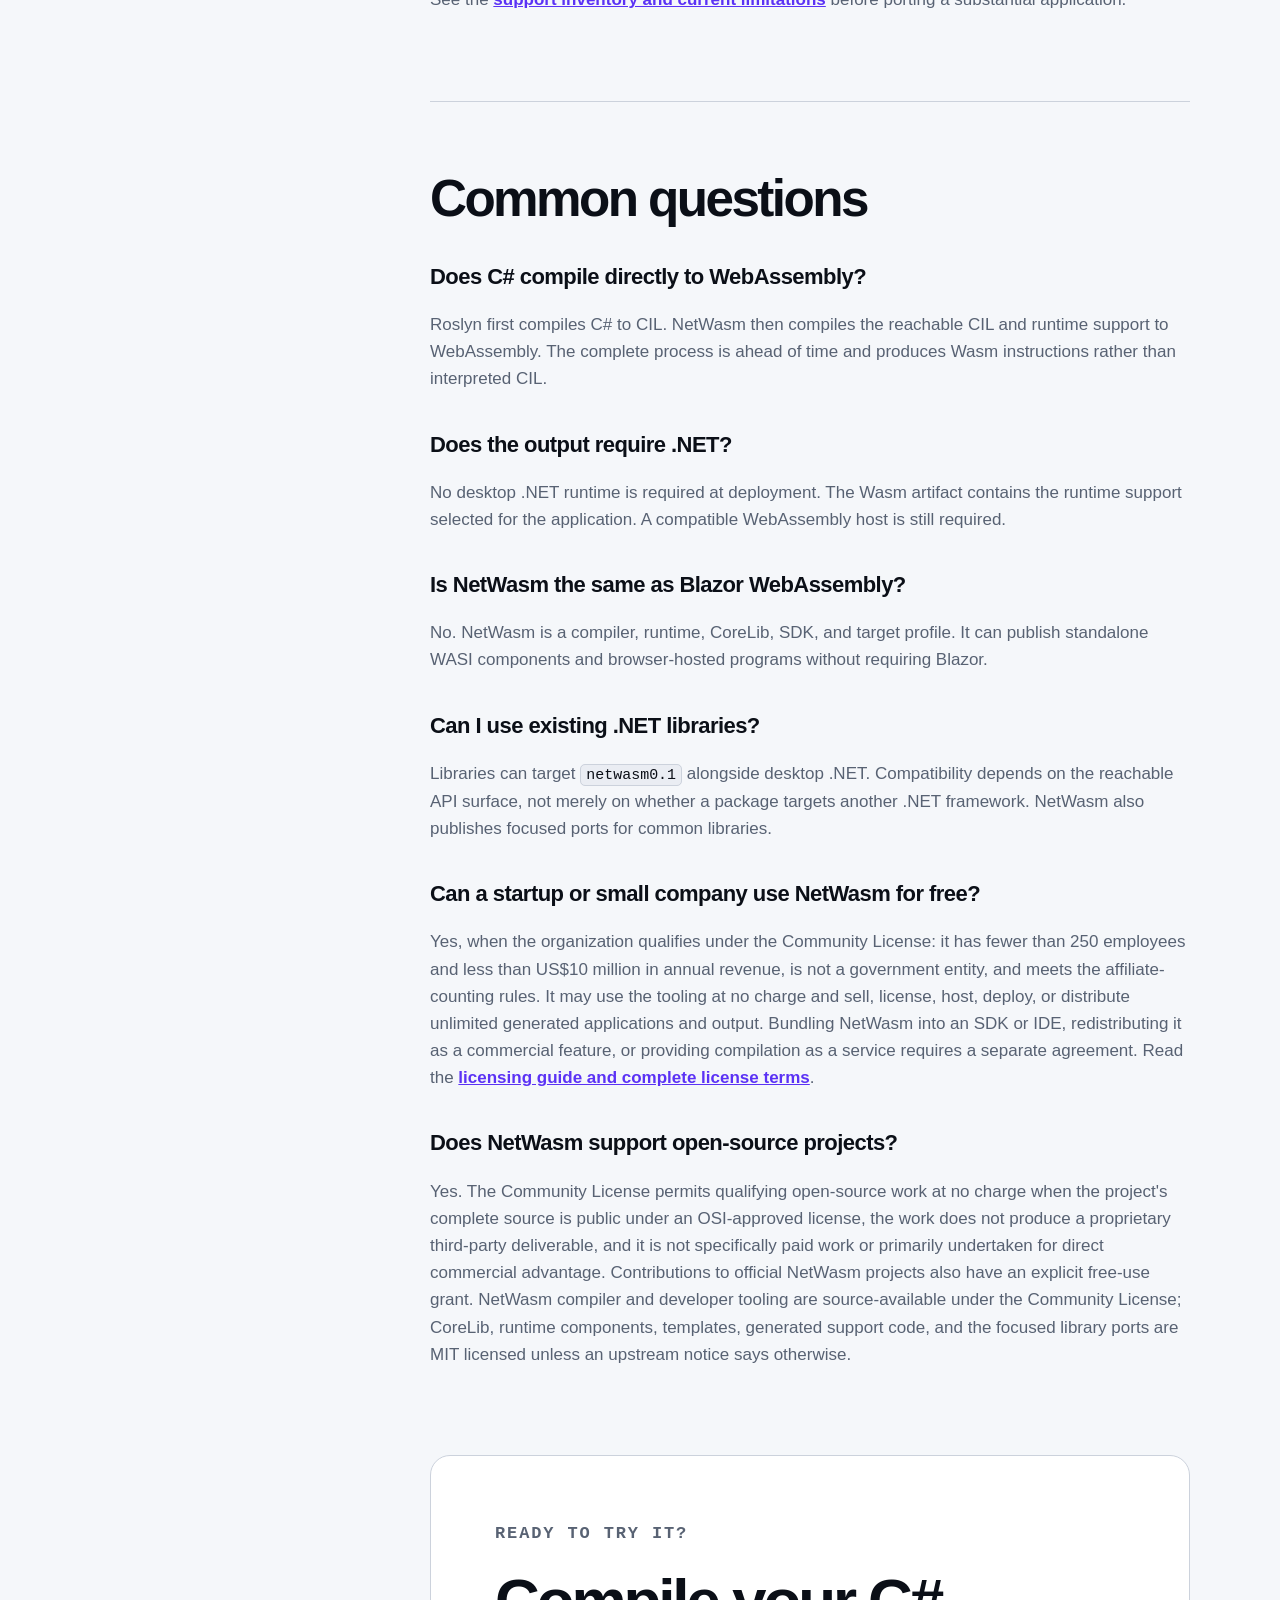
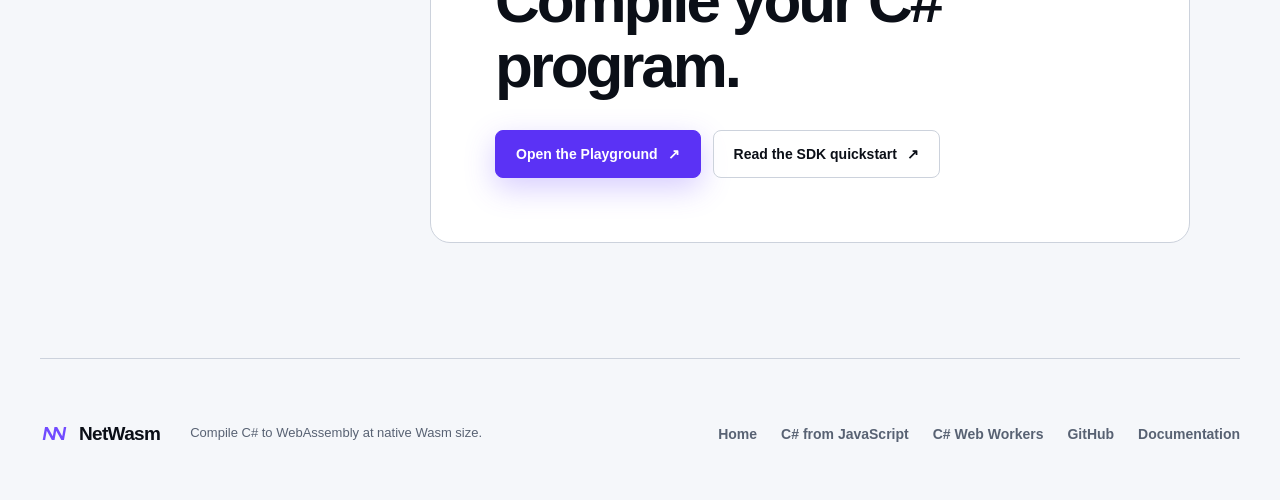
<file: compile-csharp-to-webassembly/index.html>
<!doctype html>
<html lang="en">
  <head>
    <meta charset="utf-8">
    <meta name="viewport" content="width=device-width, initial-scale=1">
    <meta name="theme-color" content="#080b10" media="(prefers-color-scheme: dark)">
    <meta name="theme-color" content="#f6f8fb" media="(prefers-color-scheme: light)">
    <meta name="description" content="Compile a C# application to a small, standalone WebAssembly component with NetWasm. Install the template, run locally, and publish one .wasm file.">
    <meta property="og:type" content="article">
    <meta property="og:title" content="How to compile C# to WebAssembly with NetWasm">
    <meta property="og:description" content="A complete C# to WebAssembly quickstart using the .NET CLI and NetWasm.">
    <meta property="og:url" content="https://www.netwasm.com/compile-csharp-to-webassembly/">
    <meta property="og:image" content="https://www.netwasm.com/og-card-27583.png">
    <meta name="twitter:card" content="summary_large_image">
    <meta name="twitter:title" content="How to compile C# to WebAssembly with NetWasm">
    <meta name="twitter:description" content="A complete C# to WebAssembly quickstart using the .NET CLI and NetWasm.">
    <meta name="twitter:image" content="https://www.netwasm.com/og-card-27583.png">
    <link rel="canonical" href="https://www.netwasm.com/compile-csharp-to-webassembly/">
    <link rel="icon" href="../favicon-slanted.svg" type="image/svg+xml" sizes="any">
    <link rel="icon" href="../favicon-slanted-32.png" type="image/png" sizes="32x32">
    <link rel="apple-touch-icon" href="../apple-touch-icon-slanted.png" sizes="180x180">
    <title>How to compile C# to WebAssembly with NetWasm</title>
    <script type="application/ld+json">
      {
        "@context": "https://schema.org",
        "@graph": [
          {
            "@type": "TechArticle",
            "headline": "How to compile C# to WebAssembly with NetWasm",
            "description": "Compile a C# application to a small, standalone WebAssembly component with the .NET CLI and NetWasm.",
            "url": "https://www.netwasm.com/compile-csharp-to-webassembly/",
            "mainEntityOfPage": "https://www.netwasm.com/compile-csharp-to-webassembly/",
            "about": { "@id": "https://www.netwasm.com/#software" }
          },
          {
            "@type": "SoftwareApplication",
            "@id": "https://www.netwasm.com/#software",
            "name": "NetWasm",
            "applicationCategory": "DeveloperApplication",
            "operatingSystem": "Linux, macOS, Windows",
            "description": "NetWasm compiles C# and .NET CIL to small, standalone WebAssembly modules and WASI components.",
            "url": "https://www.netwasm.com/",
            "codeRepository": "https://github.com/zion-sati/NetWasm"
          }
        ]
      }
    </script>
    <link rel="stylesheet" href="../styles.css">
    <script src="../site.js" defer></script>
  </head>
  <body class="guide-page">
    <a class="skip-link" href="#main">Skip to content</a>

    <header class="site-header">
      <a class="brand" href="../" aria-label="NetWasm home">
        <svg class="brand-mark" viewBox="0 0 40 40" aria-hidden="true">
          <path d="M3.76 29.00 6.94 11.00 10.62 11.00 17.66 23.90 19.94 11.00 23.62 11.00 30.66 23.90 32.94 11.00 36.24 11.00 33.06 29.00 29.38 29.00 22.34 16.10 20.06 29.00 16.38 29.00 9.34 16.10 7.06 29.00Z"/>
        </svg>
        <span>NetWasm</span>
      </a>
      <nav aria-label="Primary navigation">
        <a href="../">Home</a>
        <a href="../guides/csharp-web-worker/">C# Web Workers</a>
        <a href="../guides/call-csharp-from-javascript/">C# from JavaScript</a>
        <a href="https://github.com/zion-sati/NetWasm/blob/main/docs/index.md" target="_blank" rel="noopener noreferrer">Docs</a>
        <a href="https://github.com/zion-sati/NetWasm" target="_blank" rel="noopener noreferrer">GitHub</a>
      </nav>
      <div class="header-actions">
        <button class="theme-toggle" type="button" aria-label="Change color theme" title="Change color theme">
          <svg class="sun" viewBox="0 0 24 24" aria-hidden="true"><circle cx="12" cy="12" r="4"/><path d="M12 2v2M12 20v2M4.93 4.93l1.42 1.42M17.66 17.66l1.41 1.41M2 12h2M20 12h2M4.93 19.07l1.42-1.42M17.66 6.34l1.41-1.41"/></svg>
          <svg class="moon" viewBox="0 0 24 24" aria-hidden="true"><path d="M20.4 15.5A9 9 0 0 1 8.5 3.6 9 9 0 1 0 20.4 15.5Z"/></svg>
        </button>
        <a class="button button-small playground-link" href="https://playground.netwasm.com/" target="_blank" rel="noopener noreferrer"><i></i> Try it now <span aria-hidden="true">↗</span></a>
      </div>
    </header>

    <main id="main">
      <header class="guide-hero">
        <p class="section-kicker">C# to WebAssembly quickstart</p>
        <h1>Compile C# to WebAssembly with NetWasm.</h1>
        <p>NetWasm takes the CIL produced by Roslyn and compiles the reachable program into WebAssembly. The published <code>.wasm</code> includes the application, the runtime support it uses, and a precise garbage collector. It does not ship CoreCLR, Mono, <code>dotnet.js</code>, or separate application DLLs.</p>
        <div class="guide-actions">
          <a class="button button-primary" href="#compile">Compile locally</a>
          <a class="button button-quiet" href="https://playground.netwasm.com/" target="_blank" rel="noopener noreferrer">Try it in your browser <span aria-hidden="true">↗</span></a>
        </div>
      </header>

      <div class="guide-layout">
        <aside class="guide-toc" aria-label="On this page">
          <strong>On this page</strong>
          <a href="#what-you-get">What you get</a>
          <a href="#requirements">Requirements</a>
          <a href="#compile">Compile C# to Wasm</a>
          <a href="#run">Run the component</a>
          <a href="#browser">Compile in a browser</a>
          <a href="#how-it-works">How it works</a>
          <a href="#limits">Current limits</a>
          <a href="#questions">Questions</a>
        </aside>

        <article class="guide-content">
          <section id="what-you-get">
            <h2>What you get</h2>
            <p>A normal NetWasm project uses the .NET CLI. You write C#, restore NuGet packages, build, run tests, and publish using familiar commands. The difference is the target platform and runtime contract.</p>
            <ul>
              <li>Roslyn compiles C# to ordinary CIL.</li>
              <li>NetWasm performs closed-world analysis and compiles reachable CIL to Wasm.</li>
              <li>Only reachable code, data, generics, runtime support, and host imports are retained.</li>
              <li>The default executable output is a standalone wasm32 WASI 0.3 component.</li>
            </ul>
            <div class="guide-callout">
              <strong>Measured baseline</strong>
              <p>A clean NetWasm Release/Oz build of <code>Console.WriteLine(42)</code> produces a 27,583-byte uncompressed component with the default Compact collector. That includes the C# application, runtime, and precise GC. Read the <a href="https://github.com/zion-sati/NetWasm/blob/main/docs/size-and-methodology.md" target="_blank" rel="noopener noreferrer">reproduction methodology</a>.</p>
            </div>
          </section>

          <section id="requirements">
            <h2>Requirements</h2>
            <p>Install .NET SDK 10.0.303 or newer. Use the .NET 11 SDK when your source uses C# 15. NetWasm supports Linux x64 and ARM64, macOS ARM64, and Windows x64 and ARM64 as development hosts.</p>
            <p>The NetWasm packages restore their pinned build tools through NuGet. An ordinary application does not require a separate Emscripten, Node.js, Python, Git, LLVM, or Binaryen installation.</p>
          </section>

          <section id="compile">
            <h2>Compile C# to Wasm</h2>
            <p>Install the project templates, create an application, and run it:</p>
            <div class="terminal guide-terminal">
              <div class="terminal-bar">
                <span class="traffic"><i></i><i></i><i></i></span>
                <span>terminal</span>
                <button class="copy-button" type="button" data-copy-target="guide-compile-code">Copy</button>
              </div>
              <!--email_off--><pre id="guide-compile-code"><code><span class="prompt">$</span> dotnet new install NetWasm.Templates
<span class="prompt">$</span> dotnet new netwasm-app -n HelloNetWasm
<span class="prompt">$</span> cd HelloNetWasm
<span class="prompt">$</span> dotnet run
<span class="output">42</span></code></pre><!--/email_off-->
            </div>
            <p>Publish an optimized component:</p>
            <div class="terminal guide-terminal">
              <div class="terminal-bar">
                <span class="traffic"><i></i><i></i><i></i></span>
                <span>terminal</span>
                <button class="copy-button" type="button" data-copy-target="guide-publish-code">Copy</button>
              </div>
              <pre id="guide-publish-code"><code><span class="prompt">$</span> dotnet publish -c Release -o publish/local</code></pre>
            </div>
            <p>The resulting component is <code>publish/local/HelloNetWasm.wasm</code>.</p>
          </section>

          <section id="run">
            <h2>Run the component</h2>
            <p>Run the published component with a compatible WASI 0.3 host. For example, with Wasmtime:</p>
            <div class="terminal guide-terminal">
              <div class="terminal-bar">
                <span class="traffic"><i></i><i></i><i></i></span>
                <span>terminal</span>
                <button class="copy-button" type="button" data-copy-target="guide-run-code">Copy</button>
              </div>
              <pre id="guide-run-code"><code><span class="prompt">$</span> wasmtime run publish/local/HelloNetWasm.wasm
<span class="output">42</span></code></pre>
            </div>
            <p>The deployment machine needs a compatible WebAssembly host. It does not need .NET or NetWasm installed.</p>
          </section>

          <section id="browser">
            <h2>Compile C# to WebAssembly in your browser</h2>
            <p>The <a href="https://playground.netwasm.com/" target="_blank" rel="noopener noreferrer">NetWasm Playground</a> is a multi-file C# 15 IDE that runs the compiler locally in the browser. You can compile and run projects, link a validated WebAssembly <code>.a</code> archive through <code>LibraryImport</code>, publish a <code>JSExport</code> Web Worker, inspect diagnostics and artifacts, and export the project without sending source code to a compilation server.</p>
            <p>Browser deployment uses a JavaScript host adapter around the same compiled program. NetWasm is not Blazor and does not require a Blazor UI framework.</p>
            <p>NetWasm can also publish C# as a typed JavaScript module that a page imports and calls directly, or that runs in a Web Worker behind a generated client. Follow <a href="../guides/call-csharp-from-javascript/">Call C# from JavaScript</a> or the <a href="../guides/csharp-web-worker/">C# Web Workers guide</a> for a complete example.</p>
          </section>

          <section id="how-it-works">
            <h2>How the C# to WebAssembly pipeline works</h2>
            <ol>
              <li><strong>C# to CIL:</strong> Roslyn handles C# syntax, binding, diagnostics, and standard CIL generation.</li>
              <li><strong>Closed-world analysis:</strong> NetWasm starts from the application entry points and follows reachable managed code.</li>
              <li><strong>CIL to Wasm:</strong> The compiler specializes concrete generics, lays out managed data, and emits WebAssembly instructions.</li>
              <li><strong>Runtime linking:</strong> Required CoreLib and runtime support are linked into the program. Unreachable support stays out.</li>
              <li><strong>Component packaging:</strong> The default publish path wraps the core module as a WASI 0.3 component.</li>
            </ol>
            <p>This is ahead-of-time compilation. NetWasm does not interpret CIL at runtime and does not embed a general desktop CLR in the output.</p>
          </section>

          <section id="limits">
            <h2>Current limits</h2>
            <p>NetWasm is pre-1.0 and deliberately implements a smaller .NET profile. Runtime reflection, <code>dynamic</code>, runtime assembly loading, and managed threading are outside that profile. Existing NuGet packages work only when their reachable APIs and runtime assumptions fit the supported surface.</p>
            <p>See the <a href="https://github.com/zion-sati/NetWasm/blob/main/docs/support-status.md" target="_blank" rel="noopener noreferrer">support inventory and current limitations</a> before porting a substantial application.</p>
          </section>

          <section id="questions">
            <h2>Common questions</h2>
            <h3>Does C# compile directly to WebAssembly?</h3>
            <p>Roslyn first compiles C# to CIL. NetWasm then compiles the reachable CIL and runtime support to WebAssembly. The complete process is ahead of time and produces Wasm instructions rather than interpreted CIL.</p>

            <h3>Does the output require .NET?</h3>
            <p>No desktop .NET runtime is required at deployment. The Wasm artifact contains the runtime support selected for the application. A compatible WebAssembly host is still required.</p>

            <h3>Is NetWasm the same as Blazor WebAssembly?</h3>
            <p>No. NetWasm is a compiler, runtime, CoreLib, SDK, and target profile. It can publish standalone WASI components and browser-hosted programs without requiring Blazor.</p>

            <h3>Can I use existing .NET libraries?</h3>
            <p>Libraries can target <code>netwasm0.1</code> alongside desktop .NET. Compatibility depends on the reachable API surface, not merely on whether a package targets another .NET framework. NetWasm also publishes focused ports for common libraries.</p>

            <h3>Can a startup or small company use NetWasm for free?</h3>
            <p>Yes, when the organization qualifies under the Community License: it has fewer than 250 employees and less than US$10 million in annual revenue, is not a government entity, and meets the affiliate-counting rules. It may use the tooling at no charge and sell, license, host, deploy, or distribute unlimited generated applications and output. Bundling NetWasm into an SDK or IDE, redistributing it as a commercial feature, or providing compilation as a service requires a separate agreement. Read the <a href="https://github.com/zion-sati/NetWasm/blob/main/docs/licensing.md" target="_blank" rel="noopener noreferrer">licensing guide and complete license terms</a>.</p>

            <h3>Does NetWasm support open-source projects?</h3>
            <p>Yes. The Community License permits qualifying open-source work at no charge when the project's complete source is public under an OSI-approved license, the work does not produce a proprietary third-party deliverable, and it is not specifically paid work or primarily undertaken for direct commercial advantage. Contributions to official NetWasm projects also have an explicit free-use grant. NetWasm compiler and developer tooling are source-available under the Community License; CoreLib, runtime components, templates, generated support code, and the focused library ports are MIT licensed unless an upstream notice says otherwise.</p>
          </section>

          <div class="guide-next">
            <p class="section-kicker">Ready to try it?</p>
            <h2>Compile your C# program.</h2>
            <div class="guide-actions">
              <a class="button button-primary" href="https://playground.netwasm.com/" target="_blank" rel="noopener noreferrer">Open the Playground <span aria-hidden="true">↗</span></a>
              <a class="button button-quiet" href="https://github.com/zion-sati/NetWasm/blob/main/docs/sdk-quickstart.md" target="_blank" rel="noopener noreferrer">Read the SDK quickstart <span aria-hidden="true">↗</span></a>
            </div>
          </div>
        </article>
      </div>
    </main>

    <footer>
      <a class="brand" href="../" aria-label="NetWasm home">
        <svg class="brand-mark" viewBox="0 0 40 40" aria-hidden="true"><path d="M3.76 29.00 6.94 11.00 10.62 11.00 17.66 23.90 19.94 11.00 23.62 11.00 30.66 23.90 32.94 11.00 36.24 11.00 33.06 29.00 29.38 29.00 22.34 16.10 20.06 29.00 16.38 29.00 9.34 16.10 7.06 29.00Z"/></svg>
        <span>NetWasm</span>
      </a>
      <p>Compile C# to WebAssembly at native Wasm size.</p>
      <div class="footer-links">
        <a href="../">Home</a>
        <a href="../guides/call-csharp-from-javascript/">C# from JavaScript</a>
        <a href="../guides/csharp-web-worker/">C# Web Workers</a>
        <a href="https://github.com/zion-sati/NetWasm" target="_blank" rel="noopener noreferrer">GitHub</a>
        <a href="https://github.com/zion-sati/NetWasm/blob/main/docs/index.md" target="_blank" rel="noopener noreferrer">Documentation</a>
      </div>
    </footer>
  </body>
</html>
</file>
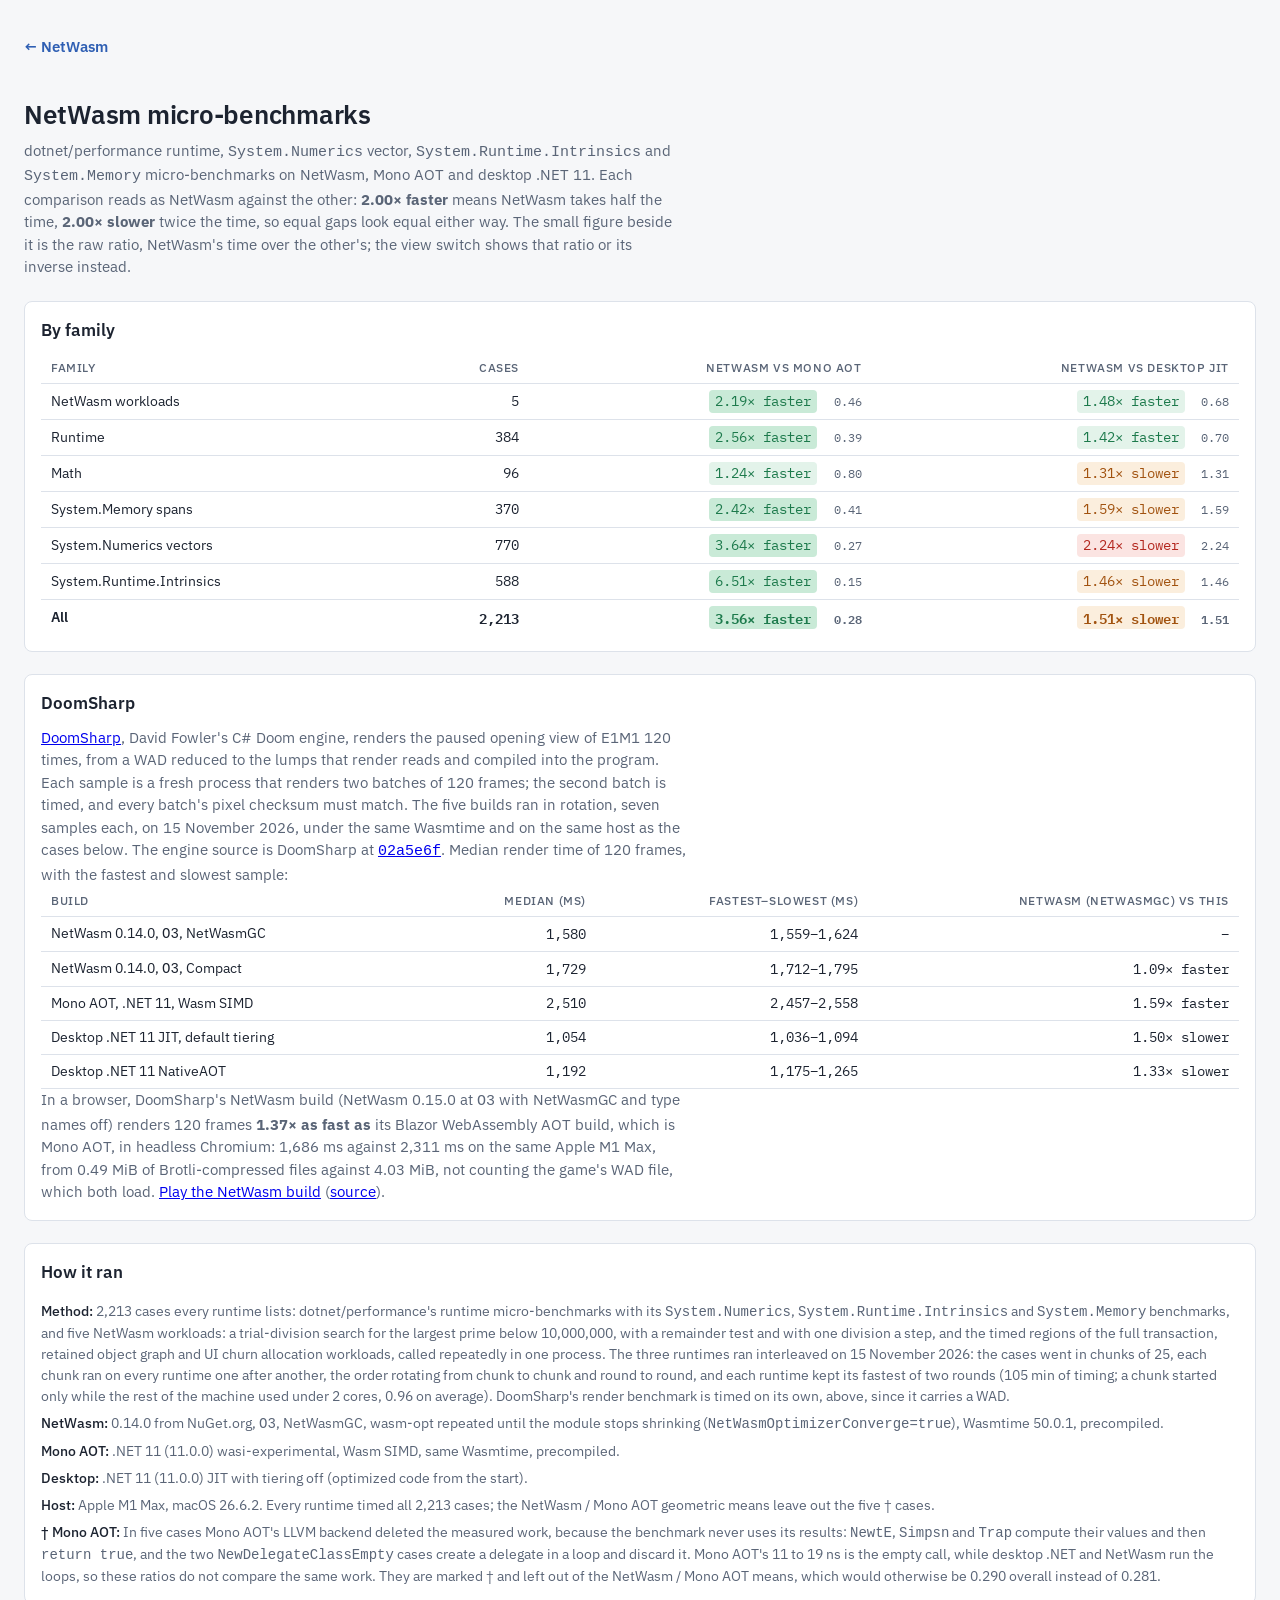
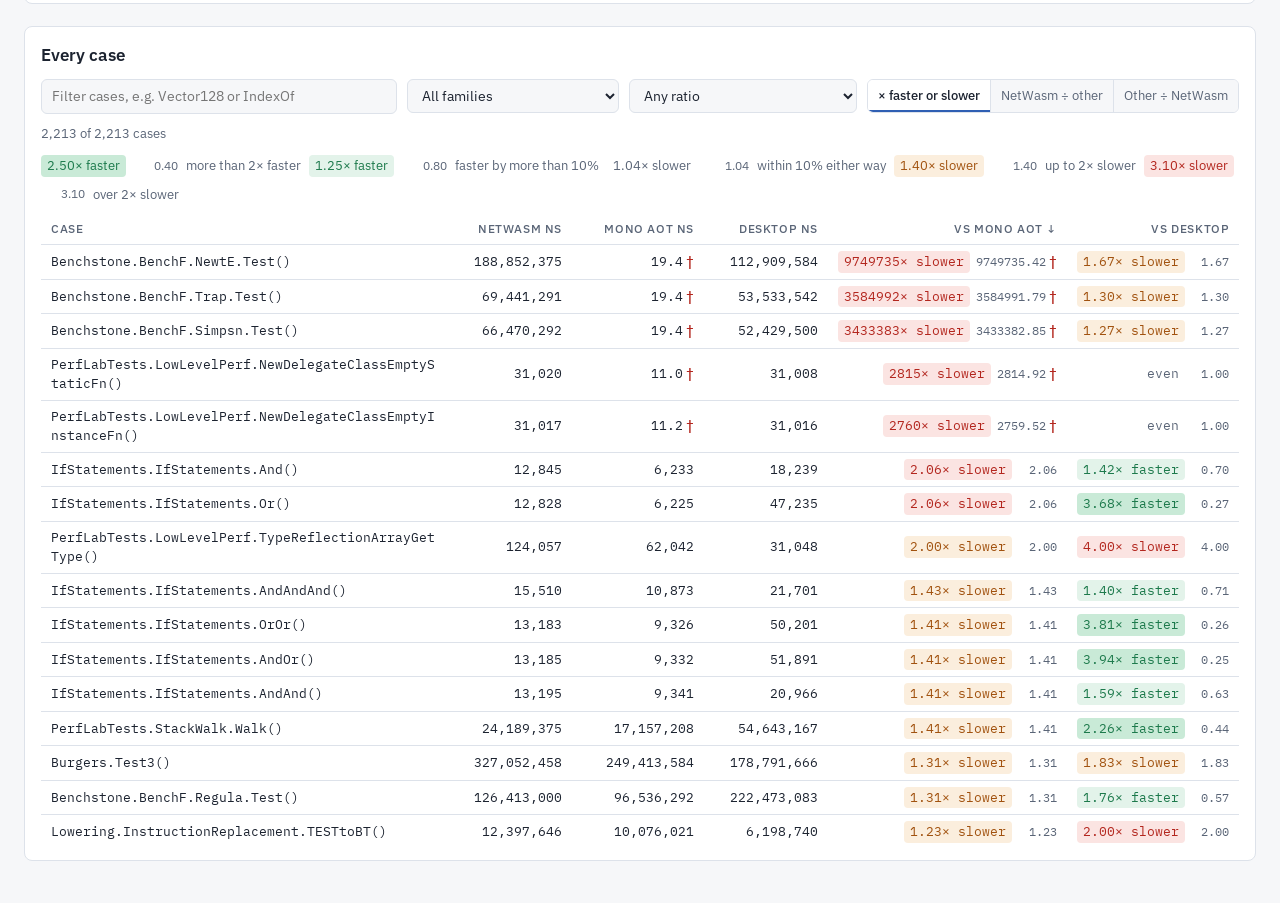
<file: micro-benchmarks/index.html>
<!doctype html>
<html lang="en">
<head>
<meta charset="utf-8">
<meta name="viewport" content="width=device-width, initial-scale=1, viewport-fit=cover">
<meta name="description" content="Every dotnet/performance micro-benchmark case, with NetWasm, Mono AOT and desktop .NET 11 timed interleaved on the same machine: times, ratios and the run notes.">
<meta property="og:type" content="website">
<meta property="og:title" content="NetWasm Micro-benchmarks">
<meta property="og:description" content="Every dotnet/performance micro-benchmark case, with NetWasm, Mono AOT and desktop .NET 11 timed interleaved on the same machine: times, ratios and the run notes.">
<meta property="og:url" content="https://www.netwasm.com/micro-benchmarks/">
<meta property="og:image" content="https://www.netwasm.com/og-card-27583.png">
<meta name="twitter:card" content="summary_large_image">
<link rel="canonical" href="https://www.netwasm.com/micro-benchmarks/">
<link rel="icon" href="../favicon-slanted.svg" type="image/svg+xml" sizes="any">
<link rel="icon" href="../favicon-slanted-32.png" type="image/png" sizes="32x32">
<link rel="apple-touch-icon" href="../apple-touch-icon-slanted.png" sizes="180x180">
<title>NetWasm Micro-benchmarks</title>
<meta name="claude:viewport-fit-sides" content="cover">
<link rel="stylesheet" href="https://fonts.googleapis.com/css2?family=IBM+Plex+Mono:wght@400;500&family=IBM+Plex+Sans:wght@400;500;600&display=swap">
<style>
/* Layout: one reading column; summary table, run notes, then the filterable case table in its own scroller. */
:root {
  --bg: #f6f7f9; --surface: #ffffff; --fg: #1c2330; --muted: #5a6577; --line: #dde2ea;
  --accent: #2f5fb3; --fast: #1d7a4c; --fast-bg: #e3f3ea; --faster-bg: #c9ead7; --slow: #a1520f; --slow-bg: #fbeedd;
  --worse: #b3261e; --worse-bg: #fbe4e2; --flag-bg: #eceff4;
  --sans: "IBM Plex Sans", system-ui, -apple-system, "Segoe UI", sans-serif;
  --mono: "IBM Plex Mono", ui-monospace, "SF Mono", Menlo, monospace;
}
@media (prefers-color-scheme: dark) { :root:not([data-theme="light"]) {
  --bg: #12161d; --surface: #1a2029; --fg: #e3e8ef; --muted: #98a3b4; --line: #2c3440;
  --accent: #7ea6ec; --fast: #6fcf9a; --fast-bg: #173326; --faster-bg: #1f4733; --slow: #f0ad6a; --slow-bg: #3a2915;
  --worse: #f28b82; --worse-bg: #3d1d1b; --flag-bg: #232a35; color-scheme: dark } }
:root[data-theme="dark"] {
  --bg: #12161d; --surface: #1a2029; --fg: #e3e8ef; --muted: #98a3b4; --line: #2c3440;
  --accent: #7ea6ec; --fast: #6fcf9a; --fast-bg: #173326; --faster-bg: #1f4733; --slow: #f0ad6a; --slow-bg: #3a2915;
  --worse: #f28b82; --worse-bg: #3d1d1b; --flag-bg: #232a35; color-scheme: dark }
body { background: var(--bg); color: var(--fg); font-family: var(--sans); font-size: 15px; line-height: 1.5; }
main { max-width: 1240px; margin: 0 auto; padding-block: 28px 48px;
  padding-left: max(16px, env(safe-area-inset-left, 0px)); padding-right: max(16px, env(safe-area-inset-right, 0px));
  display: grid; gap: 22px; }
h1 { font-size: 26px; font-weight: 600; margin: 0; text-wrap: balance; letter-spacing: -0.01em; }
h2 { font-size: 17px; font-weight: 600; margin: 0 0 10px; text-wrap: balance; }
p { margin: 0; max-width: 72ch; }
.lede { color: var(--muted); }
.panel { background: var(--surface); border: 1px solid var(--line); border-radius: 8px; padding: 16px; min-width: 0; }
.scroll { overflow-x: auto; }
table { border-collapse: collapse; width: 100%; font-variant-numeric: tabular-nums; }
th, td { padding: 6px 10px; text-align: right; border-bottom: 1px solid var(--line); white-space: nowrap; }
th:first-child, td:first-child { text-align: left; }
th { font-size: 12px; font-weight: 500; color: var(--muted); text-transform: uppercase; letter-spacing: 0.05em; vertical-align: bottom; }
.summary td { font-family: var(--mono); font-size: 14px; }
.summary td:first-child { font-family: var(--sans); }
.summary tr.all td { font-weight: 600; border-bottom: 0; }
.notes { display: grid; gap: 6px; color: var(--muted); font-size: 14px; }
.notes b { color: var(--fg); font-weight: 500; }
.controls { display: flex; flex-wrap: wrap; gap: 10px; align-items: center; margin-bottom: 12px; }
.controls input, .controls select { font: inherit; font-size: 14px; color: var(--fg); background: var(--bg);
  border: 1px solid var(--line); border-radius: 6px; padding: 6px 10px; }
.controls input { flex: 1 1 260px; min-width: 0; }
.view { display: inline-flex; border: 1px solid var(--line); border-radius: 6px; overflow: hidden; }
.view button { font: inherit; font-size: 13px; color: var(--muted); background: var(--bg); border: 0; padding: 6px 10px; cursor: pointer; }
.view button + button { border-left: 1px solid var(--line); }
.view button[aria-pressed="true"] { color: var(--fg); background: var(--surface); font-weight: 500; box-shadow: inset 0 -2px 0 var(--accent); }
.controls input:focus-visible, .controls select:focus-visible, th button:focus-visible, .view button:focus-visible { outline: 2px solid var(--accent); outline-offset: 1px; }
.count { color: var(--muted); font-size: 13px; }
.cases { font-size: 13px; }
.cases td { font-family: var(--mono); }
.cases td:first-child { font-family: var(--mono); white-space: normal; word-break: break-all; min-width: 280px; max-width: 520px; }
.cases th button { all: unset; cursor: pointer; }
.cases th button[aria-sort]::after { content: " \2193"; }
.cases th button[aria-sort="ascending"]::after { content: " \2191"; }
.cases-wrap { max-height: 70vh; overflow: auto; }
.cases thead th { position: sticky; top: 0; background: var(--surface); z-index: 1; }
.r { display: inline-block; min-width: 6.4em; padding: 1px 6px; border-radius: 4px; text-align: right; }
.r.faster { color: var(--fast); background: var(--faster-bg); }
.r.fast { color: var(--fast); background: var(--fast-bg); }
.r.even { color: var(--muted); }
.r.slow { color: var(--slow); background: var(--slow-bg); }
.r.worse { color: var(--worse); background: var(--worse-bg); }
.raw { display: inline-block; min-width: 3.2em; margin-left: 6px; color: var(--muted); font-size: 12px; text-align: right; }
.dagger { color: var(--worse); font-weight: 600; margin-left: 3px; cursor: help; }
.flag { font-family: var(--sans); font-size: 12px; color: var(--muted); background: var(--flag-bg); border-radius: 4px; padding: 1px 6px; }
.legend { display: flex; flex-wrap: wrap; gap: 8px; font-size: 13px; color: var(--muted); align-items: center; }
.legend .r { min-width: 0; }
@media (prefers-reduced-motion: reduce) { * { transition: none !important; } }
</style>

</head>
<body>
<main>
<a href="../" style="display:inline-block;margin-bottom:14px;color:var(--accent);font-weight:600;text-decoration:none">← NetWasm</a>
  <header style="display:grid;gap:6px">
    <h1>NetWasm micro-benchmarks</h1>
    <p class="lede">dotnet/performance runtime, <code>System.Numerics</code> vector, <code>System.Runtime.Intrinsics</code> and <code>System.Memory</code> micro-benchmarks on NetWasm, Mono AOT and desktop .NET 11. Each comparison reads as NetWasm against the other: <b>2.00&times; faster</b> means NetWasm takes half the time, <b>2.00&times; slower</b> twice the time, so equal gaps look equal either way. The small figure beside it is the raw ratio, NetWasm's time over the other's; the view switch shows that ratio or its inverse instead.</p>
  </header>

  <section class="panel">
    <h2>By family</h2>
    <div class="scroll"><table class="summary" id="summary">
      <thead><tr><th>Family</th><th>Cases</th><th>NetWasm vs Mono AOT</th><th>NetWasm vs desktop JIT</th></tr></thead>
      <tbody></tbody>
    </table></div>
  </section>

  <section class="panel">
    <h2>DoomSharp</h2>
    <p class="lede"><a href="https://github.com/davidfowl/doomsharp" target="_blank" rel="noopener noreferrer">DoomSharp</a>, David Fowler's C# Doom engine, renders the paused opening view of E1M1 120 times, from a WAD reduced to the lumps that render reads and compiled into the program. Each sample is a fresh process that renders two batches of 120 frames; the second batch is timed, and every batch's pixel checksum must match. The five builds ran in rotation, seven samples each, on 15 November 2026, under the same Wasmtime and on the same host as the cases below. The engine source is DoomSharp at <a href="https://github.com/davidfowl/doomsharp/tree/02a5e6f5e1d865c257a7340fd671db872dbde9e0" target="_blank" rel="noopener noreferrer"><code>02a5e6f</code></a>. Median render time of 120 frames, with the fastest and slowest sample:</p>
    <div class="scroll"><table class="summary">
      <thead><tr><th>Build</th><th>Median (ms)</th><th>Fastest&ndash;slowest (ms)</th><th>NetWasm (NetWasmGC) vs this</th></tr></thead>
      <tbody><tr><td>NetWasm 0.14.0, <code>O3</code>, NetWasmGC</td><td>1,580</td><td>1,559&ndash;1,624</td><td>&ndash;</td></tr><tr><td>NetWasm 0.14.0, <code>O3</code>, Compact</td><td>1,729</td><td>1,712&ndash;1,795</td><td>1.09&times; faster</td></tr><tr><td>Mono AOT, .NET 11, Wasm SIMD</td><td>2,510</td><td>2,457&ndash;2,558</td><td>1.59&times; faster</td></tr><tr><td>Desktop .NET 11 JIT, default tiering</td><td>1,054</td><td>1,036&ndash;1,094</td><td>1.50&times; slower</td></tr><tr><td>Desktop .NET 11 NativeAOT</td><td>1,192</td><td>1,175&ndash;1,265</td><td>1.33&times; slower</td></tr></tbody>
    </table></div>
    <p class="lede">In a browser, DoomSharp's NetWasm build (NetWasm 0.15.0 at <code>O3</code> with NetWasmGC and type names off) renders 120 frames <b>1.37&times; as fast as</b> its Blazor WebAssembly AOT build, which is Mono AOT, in headless Chromium: 1,686 ms against 2,311 ms on the same Apple M1 Max, from 0.49 MiB of Brotli-compressed files against 4.03 MiB, not counting the game's WAD file, which both load. <a href="https://doom-sharp.netwasm.com/netwasm/" target="_blank" rel="noopener noreferrer">Play the NetWasm build</a> (<a href="https://github.com/zion-sati/doomsharp" target="_blank" rel="noopener noreferrer">source</a>).</p>
  </section>

  <section class="panel notes">
    <h2 style="color:var(--fg)">How it ran</h2>
    <div><b>Method:</b> 2,213 cases every runtime lists: dotnet/performance's runtime micro-benchmarks with its <code>System.Numerics</code>, <code>System.Runtime.Intrinsics</code> and <code>System.Memory</code> benchmarks, and five NetWasm workloads: a trial-division search for the largest prime below 10,000,000, with a remainder test and with one division a step, and the timed regions of the full transaction, retained object graph and UI churn allocation workloads, called repeatedly in one process. The three runtimes ran interleaved on 15 November 2026: the cases went in chunks of 25, each chunk ran on every runtime one after another, the order rotating from chunk to chunk and round to round, and each runtime kept its fastest of two rounds (105 min of timing; a chunk started only while the rest of the machine used under 2 cores, 0.96 on average). DoomSharp's render benchmark is timed on its own, above, since it carries a WAD.</div>
    <div><b>NetWasm:</b> 0.14.0 from NuGet.org, <code>O3</code>, NetWasmGC, wasm-opt repeated until the module stops shrinking (<code>NetWasmOptimizerConverge=true</code>), Wasmtime 50.0.1, precompiled.</div>
    <div><b>Mono AOT:</b> .NET 11 (11.0.0) wasi-experimental, Wasm SIMD, same Wasmtime, precompiled.</div>
    <div><b>Desktop:</b> .NET 11 (11.0.0) JIT with tiering off (optimized code from the start).</div>
    <div><b>Host:</b> Apple M1 Max, macOS 26.6.2. Every runtime timed all 2,213 cases; the NetWasm / Mono AOT geometric means leave out the five &dagger; cases.</div>
    <div><b>&dagger; Mono AOT:</b> In five cases Mono AOT's LLVM backend deleted the measured work, because the benchmark never uses its results: <code>NewtE</code>, <code>Simpsn</code> and <code>Trap</code> compute their values and then <code>return true</code>, and the two <code>NewDelegateClassEmpty</code> cases create a delegate in a loop and discard it. Mono AOT's 11 to 19 ns is the empty call, while desktop .NET and NetWasm run the loops, so these ratios do not compare the same work. They are marked &dagger; and left out of the NetWasm / Mono AOT means, which would otherwise be 0.290 overall instead of 0.281.</div>
  </section>

  <section class="panel">
    <h2>Every case</h2>
    <div class="controls">
      <input id="filter" type="search" placeholder="Filter cases, e.g. Vector128 or IndexOf" aria-label="Filter cases">
      <select id="family" aria-label="Family"></select>
      <select id="band" aria-label="Ratio band">
        <option value="">Any ratio</option>
        <option value="slowmono">Slower than Mono AOT</option>
        <option value="fastmono">Faster than Mono AOT</option>
        <option value="slowdesk2">Over 2&times; slower than desktop</option>
        <option value="fastdesk">Faster than desktop</option>
        <option value="missing">Not timed by every runtime</option>
        <option value="monoremoved">&dagger; Mono AOT deleted the work</option>
      </select>
      <div class="view" role="group" aria-label="Ratio view">
        <button type="button" id="view-words" data-view="words" aria-pressed="true">&times; faster or slower</button>
        <button type="button" id="view-raw" data-view="raw" aria-pressed="false">NetWasm &divide; other</button>
        <button type="button" id="view-speedup" data-view="speedup" aria-pressed="false">Other &divide; NetWasm</button>
      </div>
      <span class="count" id="count"></span>
    </div>
    <div class="legend" id="legend" style="margin-bottom:10px"></div>
    <div class="cases-wrap"><table class="cases" id="cases">
      <thead><tr>
        <th><button data-key="0">Case</button></th>
        <th><button data-key="1">NetWasm ns</button></th>
        <th><button data-key="2">Mono AOT ns</button></th>
        <th><button data-key="3">Desktop ns</button></th>
        <th><button data-key="4" aria-sort="descending">vs Mono AOT</button></th>
        <th><button data-key="5">vs desktop</button></th>
      </tr></thead>
      <tbody></tbody>
    </table></div>
  </section>
</main>

<script>
const DATA = [["ArrayDeAbstraction.foreach_static_readonly_array()",65.85,176.42,170.96,null],["ArrayDeAbstraction.foreach_static_readonly_array_in_loop()",1005.45,2438.05,2759.93,null],["ArrayDeAbstraction.foreach_static_readonly_array_via_local()",65.82,176.89,170.85,null],["ArrayDeAbstraction.foreach_static_readonly_array_via_interface()",484.84,9146.86,200.32,null],["ArrayDeAbstraction.foreach_static_readonly_array_via_interface_property()",489.55,9149.83,200.61,null],["ArrayDeAbstraction.foreach_static_readonly_array_via_interface_property_in_loop()",7772.55,160004.23,16180.5,null],["ArrayDeAbstraction.foreach_static_array()",67.23,176.24,173.01,null],["ArrayDeAbstraction.foreach_static_array_via_local()",67.03,176.36,172.95,null],["ArrayDeAbstraction.foreach_static_array_via_interface()",485.1,9176.48,221.48,null],["ArrayDeAbstraction.foreach_static_array_via_interface_property()",488.25,9172.36,221.26,null],["ArrayDeAbstraction.foreach_static_array_via_interface_property_in_loop()",7771.26,160451.17,5386.47,null],["ArrayDeAbstraction.foreach_member_array()",69.65,175.94,176.59,null],["ArrayDeAbstraction.foreach_member_array_via_local()",69.87,176.22,176.15,null],["ArrayDeAbstraction.foreach_member_array_via_interface()",487.98,9154.02,207.13,null],["ArrayDeAbstraction.foreach_member_array_via_interface_property()",488.43,9149.61,208.72,null],["ArrayDeAbstraction.foreach_member_array_via_interface_property_in_loop()",7738.07,161895.51,5386.7,null],["ArrayDeAbstraction.foreach_opaque_array_via_interface()",488.82,9187.18,1143.34,null],["ArrayDeAbstraction.foreach_opaque_array_via_interface_in_loop()",7728.62,162491.54,18254.15,null],["ArrayDeAbstraction.sum_static_array_via_local()",103.37,142.71,89.49,null],["BenchmarksGame.BinaryTrees_2.RunBench()",157864542.0,161998833.0,85706000.0,null],["BenchmarksGame.FannkuchRedux_2.RunBench(10, 73196)",122287625.0,128596458.0,113426292.0,null],["BenchmarksGame.NBody_3.RunBench()",304504291.0,332701375.0,271151792.0,null],["BenchmarksGame.PiDigits_3.RunBench(3000, '8649423196\\t:3000')",564477916.0,521774292.0,1369597416.0,null],["BenchmarksGame.SpectralNorm_1.RunBench()",399927.08,369405.59,1367255.19,null],["Benchstone.BenchF.Adams.Test()",487.52,421.33,518.04,null],["Benchstone.BenchF.BenchMk2.Test()",106086083.0,114400750.0,54423083.0,null],["Benchstone.BenchF.BenchMrk.Test()",103603500.0,116526458.0,55871125.0,null],["Benchstone.BenchF.Bisect.Test()",126309666.0,122388833.0,335512667.0,null],["Benchstone.BenchF.DMath.Test()",413458375.0,430340625.0,536793250.0,null],["Benchstone.BenchF.FFT.Test()",125718959.0,129149667.0,78793417.0,null],["Benchstone.BenchF.InProd.Test()",1033932625.0,1576314375.0,1553642875.0,null],["Benchstone.BenchF.InvMt.Test()",3000765.62,2683192.75,1649164.06,null],["Benchstone.BenchF.LLoops.Test()",686444625.0,694728291.0,462831291.0,null],["Benchstone.BenchF.Lorenz.Test()",270449834.0,270866792.0,267168125.0,null],["Benchstone.BenchF.MatInv4.Test()",2052486.94,1781947.88,2039205.75,null],["Benchstone.BenchF.NewtE.Test()",188852375.0,19.37,112909584.0,null],["Benchstone.BenchF.NewtR.Test()",124068958.0,124240375.0,49631208.0,null],["Benchstone.BenchF.Regula.Test()",126413000.0,96536292.0,222473083.0,null],["Benchstone.BenchF.Romber.Test()",122290875.0,111936000.0,98231458.0,null],["Benchstone.BenchF.Secant.Test()",69761834.0,69799917.0,236538375.0,null],["Benchstone.BenchF.Simpsn.Test()",66470292.0,19.36,52429500.0,null],["Benchstone.BenchF.SqMtx.Test()",878376333.0,742354417.0,870544000.0,null],["Benchstone.BenchF.Trap.Test()",69441291.0,19.37,53533542.0,null],["Benchstone.BenchF.Whetsto.Test()",422437917.0,745584875.0,536847417.0,null],["Benchstone.BenchI.Ackermann.Test()",6142.46,7771.74,1812.62,null],["Benchstone.BenchI.AddArray.Test()",6587.0,10909.48,11068.4,null],["Benchstone.BenchI.AddArray2.Test()",12060958.0,10307792.0,4380552.12,null],["Benchstone.BenchI.Array1.Test()",5176281.25,5286093.75,4563838.5,null],["Benchstone.BenchI.Array2.Test()",1040678709.0,2154371083.0,403315541.0,null],["Benchstone.BenchI.BenchE.Test()",505260500.0,925638375.0,363155417.0,null],["Benchstone.BenchI.BubbleSort.Test()",11137.17,14017.8,10562.56,null],["Benchstone.BenchI.BubbleSort2.Test()",30661000.0,31828583.0,20426875.0,null],["Benchstone.BenchI.CSieve.Test()",3100119.75,4296343.75,3400656.25,null],["Benchstone.BenchI.EightQueens.Test()",2340.62,3124.19,1406.01,null],["Benchstone.BenchI.Fib.Test()",137053.06,187448.9,106372.39,null],["Benchstone.BenchI.HeapSort.Test()",137491.86,167264.32,209239.26,null],["Benchstone.BenchI.IniArray.Test()",3100599.0,6202583.5,55822875.0,null],["Benchstone.BenchI.LogicArray.Test()",282673083.0,513251834.0,235712750.0,null],["Benchstone.BenchI.Midpoint.Test()",297286583.0,589673000.0,271747208.0,null],["Benchstone.BenchI.MulMatrix.Test()",595958750.0,595155958.0,367907375.0,null],["Benchstone.BenchI.NDhrystone.Test()",326635458.0,456131458.0,378510416.0,null],["Benchstone.BenchI.Permutate.Test()",639126334.0,755947958.0,400491042.0,null],["Benchstone.BenchI.Pi.Test()",3604156.25,3676427.12,3886677.0,null],["Benchstone.BenchI.Puzzle.Test()",564251208.0,911765208.0,318037625.0,null],["Benchstone.BenchI.QuickSort.Test()",6664.96,6062.16,5718.89,null],["Benchstone.BenchI.TreeInsert.Test()",43154.3,68200.28,36110.27,null],["Benchstone.BenchI.TreeSort.Test()",447217.45,472870.45,278965.82,null],["Benchstone.BenchI.XposMatrix.Test()",26475.22,31926.07,10606.99,null],["Benchstone.MDBenchF.MDInProd.Test()",758118750.0,1173572000.0,1605254834.0,null],["Benchstone.MDBenchF.MDInvMt.Test()",1692330.69,3036968.75,2103276.06,null],["Benchstone.MDBenchF.MDLLoops.Test()",750036625.0,962835958.0,548648542.0,null],["Benchstone.MDBenchF.MDRomber.Test()",89060833.0,117147250.0,104515583.0,null],["Benchstone.MDBenchF.MDSqMtx.Test()",840914375.0,832890792.0,874450250.0,null],["Benchstone.MDBenchI.MDAddArray2.Test()",8437135.5,10231021.0,9105093.75,null],["Benchstone.MDBenchI.MDArray2.Test()",710787125.0,5444708834.0,809206791.0,null],["Benchstone.MDBenchI.MDLogicArray.Test()",199187416.0,401981916.0,254811583.0,null],["Benchstone.MDBenchI.MDMidpoint.Test()",232695125.0,478285917.0,342720041.0,null],["Benchstone.MDBenchI.MDMulMatrix.Test()",464072834.0,662050166.0,466658792.0,null],["Benchstone.MDBenchI.MDNDhrystone.Test()",324745584.0,462668125.0,392468208.0,null],["Benchstone.MDBenchI.MDPuzzle.Test()",548371750.0,864381792.0,353820125.0,null],["Benchstone.MDBenchI.MDXposMatrix.Test()",17946.98,29548.18,20839.15,null],["Burgers.Test0()",109206042.0,238560959.0,117879250.0,null],["Burgers.Test1()",71439708.0,155098083.0,93249791.0,null],["Burgers.Test2()",71319375.0,155176916.0,93247292.0,null],["Burgers.Test3()",327052458.0,249413584.0,178791666.0,null],["ByteMark.BenchNumericSortJagged()",695756833.0,715169292.0,884158417.0,null],["ByteMark.BenchNumericSortRectangular()",545619583.0,633115583.0,761398375.0,null],["ByteMark.BenchStringSort()",694261667.0,2272663916.0,876564250.0,null],["ByteMark.BenchBitOps()",208913833.0,227697584.0,442548500.0,null],["ByteMark.BenchEmFloat()",1443673083.0,1265120458.0,2125299542.0,null],["ByteMark.BenchEmFloatClass()",256551208.0,253933125.0,429845750.0,null],["ByteMark.BenchFourier()",293181542.0,280699833.0,149283125.0,null],["ByteMark.BenchAssignJagged()",1078340000.0,1346610042.0,771700333.0,null],["ByteMark.BenchAssignRectangular()",920023875.0,1252201791.0,949950958.0,null],["ByteMark.BenchIDEAEncryption()",851968416.0,770322583.0,436072584.0,null],["ByteMark.BenchNeuralJagged()",701825167.0,850207583.0,429438958.0,null],["ByteMark.BenchNeural()",580060000.0,737532250.0,372104625.0,null],["ByteMark.BenchLUDecomp()",1415013291.0,1897734583.0,730780584.0,null],["Devirtualization.Boxing.InterfaceTypeCheckAndCall()",4.13,26.73,1.85,null],["Devirtualization.EqualityComparer.ValueTupleCompareNoOpt()",16.74,214.99,5.79,null],["Devirtualization.EqualityComparer.ValueTupleCompare()",16.74,211.83,3.1,null],["Devirtualization.EqualityComparer.ValueTupleCompareCached()",17.77,204.18,4.34,null],["Devirtualization.EqualityComparer.ValueTupleCompareWrapped()",17.78,223.62,3.1,null],["FractalPerf.Launch.Test()",153670208.0,152804875.0,155318584.0,null],["GuardedDevirtualization.ThreeClassInterface.Call(0)",792.9,5237.55,1289.0,null],["GuardedDevirtualization.ThreeClassInterface.Call(1)",982.37,11214.01,3424.98,null],["GuardedDevirtualization.ThreeClassInterface.Call(2)",1049.83,10898.54,3211.4,null],["GuardedDevirtualization.ThreeClassInterface.Call(3)",941.34,5190.13,1556.57,null],["GuardedDevirtualization.ThreeClassInterface.Call(4)",871.79,11219.71,2941.36,null],["GuardedDevirtualization.ThreeClassInterface.Call(5)",1132.37,11705.06,3006.31,null],["GuardedDevirtualization.ThreeClassInterface.Call(6)",1068.2,11008.2,2757.0,null],["GuardedDevirtualization.ThreeClassInterface.Call(7)",839.92,10827.64,2805.84,null],["GuardedDevirtualization.ThreeClassInterface.Call(8)",940.61,10875.04,2743.93,null],["GuardedDevirtualization.ThreeClassInterface.Call(9)",747.35,5180.65,1556.77,null],["GuardedDevirtualization.ThreeClassVirtual.Call(0)",792.84,2205.62,1049.02,null],["GuardedDevirtualization.ThreeClassVirtual.Call(1)",982.15,5625.57,3209.71,null],["GuardedDevirtualization.ThreeClassVirtual.Call(2)",1049.76,5621.04,3063.82,null],["GuardedDevirtualization.ThreeClassVirtual.Call(3)",940.48,2203.77,1049.92,null],["GuardedDevirtualization.ThreeClassVirtual.Call(4)",870.54,3974.03,3090.87,null],["GuardedDevirtualization.ThreeClassVirtual.Call(5)",1132.54,2918.91,1959.19,null],["GuardedDevirtualization.ThreeClassVirtual.Call(6)",1068.52,3462.79,4283.45,null],["GuardedDevirtualization.ThreeClassVirtual.Call(7)",839.71,3832.18,3106.25,null],["GuardedDevirtualization.ThreeClassVirtual.Call(8)",940.44,3678.24,4076.48,null],["GuardedDevirtualization.ThreeClassVirtual.Call(9)",754.72,2197.39,1050.02,null],["GuardedDevirtualization.TwoClassInterface.Call(0)",677.89,5334.69,1289.18,null],["GuardedDevirtualization.TwoClassInterface.Call(1)",908.46,7683.6,2669.17,null],["GuardedDevirtualization.TwoClassInterface.Call(2)",769.67,9552.8,3126.16,null],["GuardedDevirtualization.TwoClassInterface.Call(3)",847.62,11566.39,3167.88,null],["GuardedDevirtualization.TwoClassInterface.Call(4)",912.45,11581.71,3305.92,null],["GuardedDevirtualization.TwoClassInterface.Call(5)",931.63,11445.09,3150.75,null],["GuardedDevirtualization.TwoClassInterface.Call(6)",889.42,10991.35,3447.98,null],["GuardedDevirtualization.TwoClassInterface.Call(7)",822.85,10623.9,3667.67,null],["GuardedDevirtualization.TwoClassInterface.Call(8)",771.0,9235.81,3087.11,null],["GuardedDevirtualization.TwoClassInterface.Call(9)",937.25,6849.16,2677.87,null],["GuardedDevirtualization.TwoClassInterface.Call(10)",745.08,5196.57,1559.62,null],["GuardedDevirtualization.TwoClassVirtual.Call(0)",676.39,2206.13,1057.66,null],["GuardedDevirtualization.TwoClassVirtual.Call(1)",906.79,3721.5,2119.09,null],["GuardedDevirtualization.TwoClassVirtual.Call(2)",775.71,4214.33,3235.0,null],["GuardedDevirtualization.TwoClassVirtual.Call(3)",851.93,3480.77,4259.57,null],["GuardedDevirtualization.TwoClassVirtual.Call(4)",913.72,3066.72,4765.91,null],["GuardedDevirtualization.TwoClassVirtual.Call(5)",929.58,2942.93,4843.68,null],["GuardedDevirtualization.TwoClassVirtual.Call(6)",886.16,3377.87,4546.1,null],["GuardedDevirtualization.TwoClassVirtual.Call(7)",826.65,4114.29,3997.0,null],["GuardedDevirtualization.TwoClassVirtual.Call(8)",782.37,4146.83,3072.76,null],["GuardedDevirtualization.TwoClassVirtual.Call(9)",918.55,3666.98,1913.43,null],["GuardedDevirtualization.TwoClassVirtual.Call(10)",736.38,2197.25,1051.4,null],["IfStatements.IfStatements.Single()",10033.77,9325.24,15553.63,null],["IfStatements.IfStatements.And()",12845.32,6232.7,18239.46,null],["IfStatements.IfStatements.AndAnd()",13195.05,9341.33,20965.5,null],["IfStatements.IfStatements.AndAndAnd()",15509.62,10872.95,21701.46,null],["IfStatements.IfStatements.Or()",12827.98,6225.25,47235.03,null],["IfStatements.IfStatements.OrOr()",13182.7,9325.96,50201.01,null],["IfStatements.IfStatements.AndOr()",13185.34,9332.02,51890.95,null],["IfStatements.IfStatements.SingleArray()",12408.75,23274.41,18602.8,null],["IfStatements.IfStatements.AndArray()",49706.71,79339.68,47908.29,null],["IfStatements.IfStatements.OrArray()",49017.25,79642.09,44576.25,null],["Inlining.InlineGCStruct.WithFormat()",4.45,21.16,2.79,null],["Inlining.InlineGCStruct.WithoutFormat()",4.46,20.9,2.79,null],["Inlining.NoThrowInline.Test()",4.65,32.22,3.41,null],["JetStream.Poker.Play()",36042166.0,35193500.0,5630948.0,null],["JetStream.TimeSeriesSegmentation.MaximizeSchwarzCriterion()",61230833.0,54574250.0,49461792.0,null],["Layout.SearchLoops.LoopReturn()",72.84,141.05,37.79,null],["Layout.SearchLoops.LoopGoto()",72.88,142.32,37.5,null],["LinqBenchmarks.Where00LinqQueryX()",483320167.0,3210633666.0,728313583.0,null],["LinqBenchmarks.Where00LinqMethodX()",495965875.0,3209531000.0,731509583.0,null],["LinqBenchmarks.Where00ForX()",308386417.0,1115794292.0,118592083.0,null],["LinqBenchmarks.Where01LinqQueryX()",418870959.0,1262802542.0,308981833.0,null],["LinqBenchmarks.Where01LinqMethodX()",420197208.0,1263661042.0,309161709.0,null],["LinqBenchmarks.Where01LinqMethodNestedX()",559489875.0,1888964875.0,329932959.0,null],["LinqBenchmarks.Where01ForX()",312428959.0,620253292.0,85273417.0,null],["LinqBenchmarks.Count00LinqMethodX()",258750250.0,947290958.0,142009000.0,null],["LinqBenchmarks.Count00ForX()",234609333.0,800120958.0,41360958.0,null],["LinqBenchmarks.Order00LinqQueryX()",91410916.0,1069192958.0,38381708.0,null],["LinqBenchmarks.Order00LinqMethodX()",92322667.0,1069765042.0,38510000.0,null],["LinqBenchmarks.Order00ManualX()",156406209.0,341315458.0,60624417.0,null],["LinqBenchmarks.CountBy00LinqMethodX()",2303244375.0,8057210750.0,2345114041.0,null],["LinqBenchmarks.CountBy00AggregateByX()",2520133541.0,21671149792.0,2429212709.0,null],["LinqBenchmarks.CountBy00GroupByX()",4301547042.0,11305243875.0,6004774625.0,null],["LinqBenchmarks.CountBy00LookupX()",4144690584.0,10931473291.0,5866598875.0,null],["LinqBenchmarks.AggregateBy00LinqMethodX()",4701061083.0,32982851916.0,3222102583.0,null],["LinqBenchmarks.AggregateBy00GroupByX()",7054375917.0,18551921041.0,7009421417.0,null],["LinqBenchmarks.GroupBy00LinqMethodX()",3791024375.0,9654433375.0,5320370166.0,null],["LinqBenchmarks.GroupBy00AggregateByX()",3759338959.0,11727423708.0,3794971958.0,null],["Loops.StrengthReduction.SumShortsArray()",2493.82,3454.94,4240.02,null],["Loops.StrengthReduction.SumShortsSpan()",2266.3,3459.17,4222.21,null],["Loops.StrengthReduction.SumShortsArrayStrengthReduced()",2187.41,2926.34,4239.94,null],["Loops.StrengthReduction.SumIntsArray()",2987.4,3292.74,4240.97,null],["Loops.StrengthReduction.SumIntsSpan()",1951.05,2914.39,4234.66,null],["Loops.StrengthReduction.SumIntsArrayStrengthReduced()",1520.01,2408.87,4247.71,null],["Loops.StrengthReduction.SumLongsArray()",2460.91,3920.25,4246.66,null],["Loops.StrengthReduction.SumLongsSpan()",2261.55,3960.44,4222.83,null],["Loops.StrengthReduction.SumLongsArrayStrengthReduced()",3068.48,3366.79,4250.69,null],["Loops.StrengthReduction.SumS3Array()",2392.0,3694.49,4247.94,null],["Loops.StrengthReduction.SumS3Span()",2265.28,3698.24,4228.97,null],["Loops.StrengthReduction.SumS3ArrayStrengthReduced()",2190.13,3168.37,4239.25,null],["Loops.StrengthReduction.SumS8Array()",2492.81,2896.58,4253.77,null],["Loops.StrengthReduction.SumS8Span()",2268.92,2906.26,4238.45,null],["Loops.StrengthReduction.SumS8ArrayStrengthReduced()",2187.52,2419.62,4247.39,null],["Loops.StrengthReduction.SumS12Array()",2411.87,2990.56,4245.59,null],["Loops.StrengthReduction.SumS12Span()",2279.62,3030.53,4239.48,null],["Loops.StrengthReduction.SumS12ArrayStrengthReduced()",2196.83,2505.34,4249.15,null],["Loops.StrengthReduction.SumS16Array()",2530.29,4003.03,4270.36,null],["Loops.StrengthReduction.SumS16Span()",2367.89,4005.46,4267.6,null],["Loops.StrengthReduction.SumS16ArrayStrengthReduced()",2274.31,3750.75,4271.42,null],["Loops.StrengthReduction.SumS29Array()",2871.59,3915.9,4255.94,null],["Loops.StrengthReduction.SumS29Span()",2870.43,3965.26,4240.15,null],["Loops.StrengthReduction.SumS29ArrayStrengthReduced()",2861.51,3677.3,4241.61,null],["Lowering.InstructionReplacement.TESTtoBT()",12397646.0,10076021.0,6198739.5,null],["PerfLabTests.BlockCopyPerf.CallBlockCopy(numElements=10)",8.16,46.12,4.96,null],["PerfLabTests.BlockCopyPerf.CallBlockCopy(numElements=100)",9.02,47.34,5.89,null],["PerfLabTests.BlockCopyPerf.CallBlockCopy(numElements=1000)",24.0,56.98,20.5,null],["PerfLabTests.CastingPerf.ObjFooIsObj()",31009.03,50538.9,155034.34,null],["PerfLabTests.CastingPerf.ObjFooIsObj2()",31009.36,50590.17,155090.01,null],["PerfLabTests.CastingPerf.ObjObjIsFoo()",154988.93,133024.25,155059.41,null],["PerfLabTests.CastingPerf.FooObjIsFoo()",46533.69,165521.48,155028.32,null],["PerfLabTests.CastingPerf.FooObjIsFoo2()",46520.83,165708.66,155085.61,null],["PerfLabTests.CastingPerf.FooObjIsNull()",31020.06,50548.26,155133.63,null],["PerfLabTests.CastingPerf.FooObjIsDescendant()",46523.52,170069.66,155006.35,null],["PerfLabTests.CastingPerf.IFooFooIsIFoo()",31012.94,50534.83,155063.15,null],["PerfLabTests.CastingPerf.IFooObjIsIFoo()",77509.44,189377.93,155027.67,null],["PerfLabTests.CastingPerf.IFooObjIsIFooInterAlia()",95049.48,184040.37,155046.55,null],["PerfLabTests.CastingPerf.IFooObjIsDescendantOfIFoo()",77684.25,188921.55,155031.9,null],["PerfLabTests.CastingPerf.ObjInt()",31034.46,50573.0,154974.29,null],["PerfLabTests.CastingPerf.IntObj()",77542.97,173915.69,155026.37,null],["PerfLabTests.CastingPerf.ObjScalarValueType()",31014.81,50539.96,155118.65,null],["PerfLabTests.CastingPerf.ScalarValueTypeObj()",46512.12,169840.49,155014.48,null],["PerfLabTests.CastingPerf.ObjObjrefValueType()",31021.04,50542.4,155039.06,null],["PerfLabTests.CastingPerf.ObjrefValueTypeObj()",46505.7,165535.48,154972.98,null],["PerfLabTests.CastingPerf.FooObjCastIfIsa()",92993.98,289381.19,185965.49,null],["PerfLabTests.CastingPerf.CheckObjIsInterfaceYes()",85266.11,93034.67,31008.71,null],["PerfLabTests.CastingPerf.CheckObjIsInterfaceNo()",85263.34,93008.14,31016.15,null],["PerfLabTests.CastingPerf.CheckIsInstAnyIsInterfaceYes()",85234.7,92997.07,31024.86,null],["PerfLabTests.CastingPerf.CheckIsInstAnyIsInterfaceNo()",42630.62,92993.16,31017.78,null],["PerfLabTests.CastingPerf.CheckArrayIsInterfaceYes()",85404.62,124024.41,31040.41,null],["PerfLabTests.CastingPerf.CheckArrayIsInterfaceNo()",85260.09,124105.31,31046.26,null],["PerfLabTests.CastingPerf.CheckArrayIsNonvariantGenericInterface()",4.03,23.43,17.86,null],["PerfLabTests.CastingPerf.CheckArrayIsNonvariantGenericInterfaceNo()",4.03,27.37,17.98,null],["PerfLabTests.CastingPerf.CheckArrayIsArrayByVariance()",4.03,24.66,16.43,null],["PerfLabTests.CastingPerf.CheckListIsVariantGenericInterface()",4.96,26.12,14.95,null],["PerfLabTests.CastingPerf.CheckArrayIsVariantGenericInterfaceNo()",4.03,26.35,16.93,null],["PerfLabTests.CastingPerf.AssignArrayElementByVariance()",6.51,96.62,17.77,null],["PerfLabTests.CastingPerf.CheckArrayIsVariantGenericInterfaceReflection()",8.68,103.84,2.17,null],["PerfLabTests.CastingPerf2.CastingPerf.ObjFooIsObj()",62014.81,100930.83,309994.79,null],["PerfLabTests.CastingPerf2.CastingPerf.FooObjIsFoo()",93131.84,235660.8,309984.05,null],["PerfLabTests.CastingPerf2.CastingPerf.FooObjIsNull()",62014.32,100928.87,247987.62,null],["PerfLabTests.CastingPerf2.CastingPerf.FooObjIsDescendant()",46512.61,117836.27,154962.57,null],["PerfLabTests.CastingPerf2.CastingPerf.IFooFooIsIFoo()",61995.52,100973.31,309989.91,null],["PerfLabTests.CastingPerf2.CastingPerf.IFooObjIsIFoo()",77497.96,116491.54,155066.57,null],["PerfLabTests.CastingPerf2.CastingPerf.IFooObjIsIFooInterAlia()",77538.49,116791.83,154963.22,null],["PerfLabTests.CastingPerf2.CastingPerf.IFooObjIsDescendantOfIFoo()",77554.85,116451.5,155095.38,null],["PerfLabTests.CastingPerf2.CastingPerf.ObjInt()",260815.75,448412.77,422316.41,null],["PerfLabTests.CastingPerf2.CastingPerf.IntObj()",247925.78,250709.96,123997.72,null],["PerfLabTests.CastingPerf2.CastingPerf.ObjScalarValueType()",261964.52,448342.45,424395.19,null],["PerfLabTests.CastingPerf2.CastingPerf.ScalarValueTypeObj()",159804.36,380455.73,186083.98,null],["PerfLabTests.CastingPerf2.CastingPerf.ObjObjrefValueType()",262828.45,504823.58,693779.94,null],["PerfLabTests.CastingPerf2.CastingPerf.ObjrefValueTypeObj()",106523.6,415093.09,495929.05,null],["PerfLabTests.CastingPerf2.CastingPerf.FooObjCastIfIsa()",93000.32,203180.98,185969.08,null],["PerfLabTests.DelegatePerf.DelegateInvoke()",170485.67,1725192.69,257415.7,null],["PerfLabTests.DelegatePerf.MulticastDelegateCombineInvoke()",23079333.0,70593375.0,19171583.0,null],["PerfLabTests.DelegatePerf.MulticastDelegateInvoke(100)",781444.0,10074937.5,1617846.31,null],["PerfLabTests.DelegatePerf.MulticastDelegateInvoke(1000)",7459125.0,100915541.0,15575125.0,null],["PerfLabTests.DictionaryExpansion.ExpandDictionaries()",135.52,468.57,374.91,null],["PerfLabTests.EnumPerf.EnumCompareTo(PerfLabTests.Color.Red)",9.02,50.49,10.57,null],["PerfLabTests.EnumPerf.ObjectGetType()",6.82,16.89,3.41,null],["PerfLabTests.EnumPerf.ObjectGetTypeNoBoxing()",9.3,17.32,4.03,null],["PerfLabTests.EnumPerf.EnumEquals()",3.72,48.08,2.79,null],["PerfLabTests.LowLevelPerf.EmptyStaticFunction()",2026140.62,2017427.06,2017567.69,null],["PerfLabTests.LowLevelPerf.EmptyStaticFunction5Arg()",2026044.25,2021005.19,2043630.19,null],["PerfLabTests.LowLevelPerf.EmptyInstanceFunction()",2017958.31,2013888.06,2013296.88,null],["PerfLabTests.LowLevelPerf.InterfaceInterfaceMethod()",2510645.75,7596020.75,2047937.5,null],["PerfLabTests.LowLevelPerf.InterfaceInterfaceMethodLongHierarchy()",248019.53,628951.84,217149.09,null],["PerfLabTests.LowLevelPerf.InterfaceInterfaceMethodSwitchCallType()",526991.53,1245615.88,557853.52,null],["PerfLabTests.LowLevelPerf.ClassVirtualMethod()",201533.53,277219.73,201279.95,null],["PerfLabTests.LowLevelPerf.SealedClassInterfaceMethod()",204524.74,281863.94,201680.66,null],["PerfLabTests.LowLevelPerf.StructWithInterfaceInterfaceMethod()",201895.83,201440.76,201458.01,null],["PerfLabTests.LowLevelPerf.StaticIntPlus()",93019.69,202934.57,31073.73,null],["PerfLabTests.LowLevelPerf.ObjectStringIsString()",43907.06,77515.3,62064.86,null],["PerfLabTests.LowLevelPerf.NewDelegateClassEmptyInstanceFn()",31017.01,11.24,31015.83,null],["PerfLabTests.LowLevelPerf.NewDelegateClassEmptyStaticFn()",31020.47,11.02,31007.69,null],["PerfLabTests.LowLevelPerf.InstanceDelegate()",217006.84,914695.31,200459.96,null],["PerfLabTests.LowLevelPerf.StaticDelegate()",248013.02,1005563.81,204797.53,null],["PerfLabTests.LowLevelPerf.MeasureEvents()",20360459.0,100108500.0,20131750.0,null],["PerfLabTests.LowLevelPerf.GenericClassWithIntGenericInstanceField()",37308.96,54261.96,31012.41,null],["PerfLabTests.LowLevelPerf.GenericClassGenericStaticField()",31050.21,31056.15,31014.2,null],["PerfLabTests.LowLevelPerf.GenericClassGenericInstanceMethod()",201677.73,221199.55,200613.94,null],["PerfLabTests.LowLevelPerf.GenericClassGenericStaticMethod()",201128.26,356898.44,202710.94,null],["PerfLabTests.LowLevelPerf.GenericGenericMethod()",202117.52,265548.83,201287.76,null],["PerfLabTests.LowLevelPerf.GenericClassWithSTringGenericInstanceMethod()",31004.96,31024.09,124006.35,null],["PerfLabTests.LowLevelPerf.ForeachOverList100Elements()",26574167.0,85111416.0,4876599.0,null],["PerfLabTests.LowLevelPerf.TypeReflectionObjectGetType()",31024.41,62034.42,31023.64,null],["PerfLabTests.LowLevelPerf.TypeReflectionArrayGetType()",124056.64,62042.48,31047.81,null],["PerfLabTests.LowLevelPerf.IntegerFormatting()",972812.5,5267750.0,958529.94,null],["PerfLabTests.StackWalk.Walk()",24189375.0,17157208.0,54643167.0,null],["SciMark2.kernel.benchFFT()",506815833.0,580818000.0,494729458.0,null],["SciMark2.kernel.benchSOR()",1257700000.0,1256527041.0,1256439458.0,null],["SciMark2.kernel.benchMonteCarlo()",497051333.0,532696833.0,577251541.0,null],["SciMark2.kernel.benchSparseMult()",653902083.0,621253458.0,326296417.0,null],["SciMark2.kernel.benchmarkLU()",583463167.0,1404023709.0,329402333.0,null],["SeekUnroll.Test(0)",310259084.0,620542875.0,621334708.0,null],["SeekUnroll.Test(1)",310159458.0,620461291.0,621114250.0,null],["SeekUnroll.Test(2)",310184583.0,620762542.0,689414292.0,null],["SeekUnroll.Test(3)",310350875.0,620639416.0,620785000.0,null],["SeekUnroll.Test(4)",310203500.0,620925459.0,621016375.0,null],["Span.IndexerBench.Ref(length=1024)",324.8,295.73,631.14,null],["Span.IndexerBench.Fixed1(length=1024)",324.92,293.4,631.41,null],["Span.IndexerBench.Fixed2(length=1024)",324.88,293.19,631.19,null],["Span.IndexerBench.Indexer1(length=1024)",58.28,298.52,625.03,null],["Span.IndexerBench.Indexer2(length=1024)",58.27,298.27,631.44,null],["Span.IndexerBench.Indexer3(length=1024)",60.49,298.29,631.92,null],["Span.IndexerBench.Indexer4(length=1024)",495.36,2703.27,6274.32,null],["Span.IndexerBench.Indexer5(length=1024)",332.83,662.61,627.54,null],["Span.IndexerBench.Indexer6(length=1024)",414.55,977.15,631.14,null],["Span.IndexerBench.ReadOnlyIndexer1(length=1024)",58.28,297.91,626.42,null],["Span.IndexerBench.ReadOnlyIndexer2(length=1024)",58.31,297.71,631.14,null],["Span.IndexerBench.WriteViaIndexer1(length=1024)",485.44,450.46,2133.66,null],["Span.IndexerBench.WriteViaIndexer2(length=1024)",568.13,975.32,628.01,null],["Span.IndexerBench.KnownSizeArray(length=1024)",58.33,298.21,631.27,null],["Span.IndexerBench.KnownSizeCtor(length=1024)",57.97,288.39,625.28,null],["Span.IndexerBench.KnownSizeCtor2(length=1024)",56.75,291.66,625.27,null],["Span.IndexerBench.SameIndex1(length=1024)",106.33,974.04,675.31,null],["Span.IndexerBench.SameIndex2(length=1024)",572.89,1293.67,691.45,null],["Span.IndexerBench.CoveredIndex1(length=1024)",107.71,298.72,690.02,null],["Span.IndexerBench.CoveredIndex2(length=1024)",692.56,833.48,693.76,null],["Span.IndexerBench.CoveredIndex3(length=1024)",816.93,1931.64,735.23,null],["Span.Sorting.QuickSortSpan(Size=512)",649014.34,2663692.62,449761.06,null],["Span.Sorting.BubbleSortSpan(Size=512)",789348.97,2944161.5,579901.69,null],["Span.Sorting.QuickSortArray(Size=512)",631917.97,2661130.25,452382.16,null],["Span.Sorting.BubbleSortArray(Size=512)",775243.5,2778270.75,578837.89,null],["StoreBlock.AnyLocation.InitBlockAllZeros8()",327.8,287.23,207.0,null],["StoreBlock.AnyLocation.InitBlockAllOnes8()",327.86,2556.17,224.85,null],["StoreBlock.AnyLocation.CopyBlock8()",487.18,653.74,324.1,null],["StoreBlock.AnyLocation.InitBlockAllZeros16()",168.92,139.29,116.4,null],["StoreBlock.AnyLocation.InitBlockAllOnes16()",169.03,1207.71,125.52,null],["StoreBlock.AnyLocation.CopyBlock16()",252.32,417.15,165.36,null],["StoreBlock.AnyLocation.InitBlockAllZeros32()",94.6,113.22,66.33,null],["StoreBlock.AnyLocation.InitBlockAllOnes32()",94.63,888.19,72.23,null],["StoreBlock.AnyLocation.CopyBlock32()",139.49,300.29,105.74,null],["StoreBlock.AnyLocation.InitBlockAllZeros64()",52.99,70.84,49.49,null],["StoreBlock.AnyLocation.InitBlockAllOnes64()",53.1,942.58,49.39,null],["StoreBlock.AnyLocation.CopyBlock64()",90.33,256.86,81.38,null],["StoreBlock.AnyLocation.InitBlockAllZeros128()",49.88,532.06,78.88,null],["StoreBlock.AnyLocation.InitBlockAllOnes128()",49.5,531.89,68.91,null],["StoreBlock.AnyLocation.CopyBlock128()",74.24,92.95,77.45,null],["StoreBlock.LocalAddress.InitBlockAllZeros8()",4.55,10.63,33.8,null],["StoreBlock.LocalAddress.InitBlockAllOnes8()",4.55,435.33,33.78,null],["StoreBlock.LocalAddress.CopyBlock8()",4.65,10.36,37.2,null],["StoreBlock.LocalAddress.InitBlockAllZeros16()",4.49,10.57,33.79,null],["StoreBlock.LocalAddress.InitBlockAllOnes16()",4.5,420.32,33.79,null],["StoreBlock.LocalAddress.CopyBlock16()",4.65,10.32,37.81,null],["StoreBlock.LocalAddress.InitBlockAllZeros32()",4.97,10.88,33.78,null],["StoreBlock.LocalAddress.InitBlockAllOnes32()",5.0,618.57,33.78,null],["StoreBlock.LocalAddress.CopyBlock32()",6.2,10.23,40.19,null],["StoreBlock.LocalAddress.InitBlockAllZeros64()",6.14,10.98,63.4,null],["StoreBlock.LocalAddress.InitBlockAllOnes64()",6.19,1031.27,63.5,null],["StoreBlock.LocalAddress.CopyBlock64()",7.78,10.24,76.78,null],["StoreBlock.LocalAddress.InitBlockAllZeros128()",9.63,1561.66,127.69,null],["StoreBlock.LocalAddress.InitBlockAllOnes128()",9.59,1560.09,127.89,null],["StoreBlock.LocalAddress.CopyBlock128()",12.43,10.23,185.77,null],["Struct.FilteredSpanEnumerator.Sum()",12437.76,12429.16,7356.76,null],["Struct.GSeq.FilterSkipMapSum()",17892.6,159861.0,6596.48,null],["Struct.SpanWrapper.BaselineSum()",1532.81,2874.58,3114.97,null],["Struct.SpanWrapper.WrapperSum()",9325.96,57556.88,3115.11,null],["System.MathBenchmarks.Double.Abs()",4758.86,4913.79,4784.32,null],["System.MathBenchmarks.Double.Acos()",18872.95,27419.11,18373.64,null],["System.MathBenchmarks.Double.AcosPi()",21346.56,32377.56,20294.19,null],["System.MathBenchmarks.Double.Acosh()",39724.53,47341.47,20840.29,null],["System.MathBenchmarks.Double.Asin()",20743.45,28087.93,21238.53,null],["System.MathBenchmarks.Double.AsinPi()",22823.32,32983.64,24538.21,null],["System.MathBenchmarks.Double.Asinh()",44889.0,55481.37,95672.04,null],["System.MathBenchmarks.Double.Atan()",19997.15,30260.58,17370.52,null],["System.MathBenchmarks.Double.Atan2()",40957.44,55037.68,10863.93,null],["System.MathBenchmarks.Double.AtanPi()",21200.81,35668.9,18840.9,null],["System.MathBenchmarks.Double.Atanh()",40638.92,51821.7,74514.89,null],["System.MathBenchmarks.Double.Cbrt()",27522.38,35874.11,12406.21,null],["System.MathBenchmarks.Double.Ceiling()",4957.6,4991.08,4964.76,null],["System.MathBenchmarks.Double.CopySign()",7677.22,7659.14,7643.57,null],["System.MathBenchmarks.Double.Cos()",31289.18,30479.09,14601.5,null],["System.MathBenchmarks.Double.CosPi()",26176.07,24692.87,21180.34,null],["System.MathBenchmarks.Double.Cosh()",25348.55,42814.13,16158.22,null],["System.MathBenchmarks.Double.Exp()",17862.85,18380.13,13189.62,null],["System.MathBenchmarks.Double.Exp10()",56581.46,60649.33,55068.77,null],["System.MathBenchmarks.Double.Exp10M1()",58076.58,61072.02,57406.82,null],["System.MathBenchmarks.Double.Exp2()",17286.5,17965.9,51585.21,null],["System.MathBenchmarks.Double.Exp2M1()",17398.05,15616.43,54042.8,null],["System.MathBenchmarks.Double.ExpM1()",17947.55,17669.9,13196.94,null],["System.MathBenchmarks.Double.Floor()",4959.7,4995.0,4957.94,null],["System.MathBenchmarks.Double.FusedMultiplyAdd()",37808.07,37130.37,5273.32,null],["System.MathBenchmarks.Double.Hypot()",27906.49,25596.56,18875.14,null],["System.MathBenchmarks.Double.ILogB()",17374.39,17478.31,5624.86,null],["System.MathBenchmarks.Double.Log()",22956.14,21180.09,14564.78,null],["System.MathBenchmarks.Double.Log10()",25132.77,29571.13,16100.22,null],["System.MathBenchmarks.Double.Log10P1()",26548.1,29246.34,15896.61,null],["System.MathBenchmarks.Double.Log2()",27014.89,23696.57,14732.18,null],["System.MathBenchmarks.Double.Log2P1()",28622.03,23943.07,13962.97,null],["System.MathBenchmarks.Double.LogP1()",24256.59,21233.89,14364.87,null],["System.MathBenchmarks.Double.Max()",4884.82,4795.04,4789.07,null],["System.MathBenchmarks.Double.Min()",4883.47,4802.72,4787.14,null],["System.MathBenchmarks.Double.Pow()",62041.18,65158.77,93315.92,null],["System.MathBenchmarks.Double.Round()",4959.4,18395.67,4957.63,null],["System.MathBenchmarks.Double.ScaleB()",17811.3,17806.97,7452.62,null],["System.MathBenchmarks.Double.Sin()",25009.52,26106.2,13437.97,null],["System.MathBenchmarks.Double.SinCos()",38736.86,51289.22,26127.04,null],["System.MathBenchmarks.Double.SinCosPi()",52035.07,47808.59,36873.37,null],["System.MathBenchmarks.Double.SinPi()",28189.0,25949.38,22856.49,null],["System.MathBenchmarks.Double.Sinh()",37556.48,49414.31,16648.82,null],["System.MathBenchmarks.Double.Sqrt()",4627.22,4635.8,4628.08,null],["System.MathBenchmarks.Double.Tan()",35386.35,46031.82,15095.83,null],["System.MathBenchmarks.Double.TanPi()",31221.92,33476.6,29212.57,null],["System.MathBenchmarks.Double.Tanh()",46289.06,57330.32,19408.63,null],["System.MathBenchmarks.MathTests.DivRemInt32()",4.49,19.98,3.1,null],["System.MathBenchmarks.MathTests.DivRemInt64()",4.34,19.94,3.1,null],["System.MathBenchmarks.Single.Abs()",4783.39,4907.14,4788.69,null],["System.MathBenchmarks.Single.Acos()",19823.97,24174.89,11684.83,null],["System.MathBenchmarks.Single.AcosPi()",21419.39,27686.65,13221.42,null],["System.MathBenchmarks.Single.Acosh()",21656.25,39470.62,12406.56,null],["System.MathBenchmarks.Single.Asin()",21532.55,22903.32,10883.89,null],["System.MathBenchmarks.Single.AsinPi()",22444.99,26615.11,12428.57,null],["System.MathBenchmarks.Single.Asinh()",45569.34,49106.36,12077.96,null],["System.MathBenchmarks.Single.Atan()",20902.95,25882.16,11652.57,null],["System.MathBenchmarks.Single.Atan2()",41384.28,44645.59,13190.12,null],["System.MathBenchmarks.Single.AtanPi()",22491.41,30113.12,13959.35,null],["System.MathBenchmarks.Single.Atanh()",40785.97,45212.81,12642.96,null],["System.MathBenchmarks.Single.Cbrt()",11974.28,25925.42,16392.66,null],["System.MathBenchmarks.Single.Ceiling()",4960.55,4987.01,4959.37,null],["System.MathBenchmarks.Single.CopySign()",7690.93,7662.82,7646.08,null],["System.MathBenchmarks.Single.Cos()",18112.67,17518.29,12042.5,null],["System.MathBenchmarks.Single.CosPi()",24777.22,23143.96,17255.05,null],["System.MathBenchmarks.Single.Cosh()",27304.16,35676.96,10865.4,null],["System.MathBenchmarks.Single.Exp()",8730.46,18002.77,9316.86,null],["System.MathBenchmarks.Single.Exp10()",17792.66,26813.92,47151.53,null],["System.MathBenchmarks.Single.Exp10M1()",17833.62,27413.29,49498.37,null],["System.MathBenchmarks.Single.Exp2()",18007.91,17952.98,47208.9,null],["System.MathBenchmarks.Single.Exp2M1()",18010.01,15547.32,49502.6,null],["System.MathBenchmarks.Single.ExpM1()",9163.86,15644.23,9306.16,null],["System.MathBenchmarks.Single.Floor()",4966.6,4987.15,4957.66,null],["System.MathBenchmarks.Single.FusedMultiplyAdd()",5761.02,34324.58,5270.78,null],["System.MathBenchmarks.Single.Hypot()",15701.11,18019.57,8031.75,null],["System.MathBenchmarks.Single.ILogB()",17073.16,17476.83,5432.83,null],["System.MathBenchmarks.Single.Log()",10474.83,17619.43,10854.57,null],["System.MathBenchmarks.Single.Log10()",24031.66,23358.64,10854.19,null],["System.MathBenchmarks.Single.Log10P1()",25117.88,23659.91,10863.67,null],["System.MathBenchmarks.Single.Log2()",10486.92,17720.32,10857.4,null],["System.MathBenchmarks.Single.Log2P1()",11063.7,17776.86,10858.09,null],["System.MathBenchmarks.Single.LogP1()",11055.73,17606.04,10875.55,null],["System.MathBenchmarks.Single.Max()",4883.59,4804.62,4703.39,null],["System.MathBenchmarks.Single.Min()",4883.9,4794.6,4699.22,null],["System.MathBenchmarks.Single.Pow()",26239.5,29272.5,69614.75,null],["System.MathBenchmarks.Single.Round()",4962.32,17925.15,4958.14,null],["System.MathBenchmarks.Single.ScaleB()",5433.84,17777.22,6998.41,null],["System.MathBenchmarks.Single.Sin()",17985.25,17923.32,10107.34,null],["System.MathBenchmarks.Single.SinCos()",23977.09,29424.6,15109.7,null],["System.MathBenchmarks.Single.SinCosPi()",48173.83,42836.43,32807.37,null],["System.MathBenchmarks.Single.SinPi()",25640.5,23400.11,16898.82,null],["System.MathBenchmarks.Single.Sinh()",39751.3,42233.89,9307.64,null],["System.MathBenchmarks.Single.Sqrt()",4630.0,4635.32,4623.06,null],["System.MathBenchmarks.Single.Tan()",18539.67,27192.99,12763.81,null],["System.MathBenchmarks.Single.TanPi()",23360.8,24465.45,18831.26,null],["System.MathBenchmarks.Single.Tanh()",48749.76,49262.04,11023.36,null],["System.Memory.Constructors<byte>.SpanFromArray()",11.23,24.85,2.79,null],["System.Memory.Constructors<byte>.ReadOnlySpanFromArray()",11.23,24.8,2.79,null],["System.Memory.Constructors<byte>.SpanFromArrayStartLength()",11.47,24.8,2.79,null],["System.Memory.Constructors<byte>.ReadOnlySpanFromArrayStartLength()",11.59,24.95,2.79,null],["System.Memory.Constructors<byte>.SpanFromMemory()",14.27,31.66,5.0,null],["System.Memory.Constructors<byte>.ReadOnlySpanFromMemory()",14.26,31.58,4.98,null],["System.Memory.Constructors<byte>.SpanImplicitCastFromArray()",11.24,25.01,2.79,null],["System.Memory.Constructors<byte>.ReadOnlySpanImplicitCastFromArray()",11.23,25.13,2.79,null],["System.Memory.Constructors<byte>.SpanImplicitCastFromArraySegment()",12.24,25.83,3.1,null],["System.Memory.Constructors<byte>.ReadOnlySpanImplicitCastFromArraySegment()",12.24,25.9,3.1,null],["System.Memory.Constructors<byte>.ReadOnlySpanImplicitCastFromSpan()",13.03,23.83,2.79,null],["System.Memory.Constructors<byte>.MemoryFromArray()",6.36,39.41,2.79,null],["System.Memory.Constructors<byte>.ReadOnlyMemoryFromArray()",6.36,39.17,2.17,null],["System.Memory.Constructors<byte>.MemoryFromArrayStartLength()",6.51,38.22,2.17,null],["System.Memory.Constructors<byte>.ReadOnlyMemoryFromArrayStartLength()",6.55,38.28,2.17,null],["System.Memory.Constructors<byte>.ArrayAsSpan()",11.28,24.85,2.8,null],["System.Memory.Constructors<byte>.ArrayAsSpanStartLength()",11.47,24.95,2.79,null],["System.Memory.Constructors<byte>.ArrayAsMemory()",6.36,39.51,2.79,null],["System.Memory.Constructors<byte>.ArrayAsMemoryStartLength()",6.51,38.5,2.17,null],["System.Memory.Constructors<byte>.MemoryMarshalCreateSpan()",15.72,24.28,2.79,null],["System.Memory.Constructors<byte>.MemoryMarshalCreateReadOnlySpan()",12.85,24.27,2.79,null],["System.Memory.Constructors<string>.SpanFromArray()",12.43,24.29,3.1,null],["System.Memory.Constructors<string>.ReadOnlySpanFromArray()",11.26,23.43,3.11,null],["System.Memory.Constructors<string>.SpanFromArrayStartLength()",12.73,24.44,3.1,null],["System.Memory.Constructors<string>.ReadOnlySpanFromArrayStartLength()",11.49,23.46,3.11,null],["System.Memory.Constructors<string>.SpanFromMemory()",14.29,26.28,3.42,null],["System.Memory.Constructors<string>.ReadOnlySpanFromMemory()",14.39,26.52,3.42,null],["System.Memory.Constructors<string>.SpanImplicitCastFromArray()",12.44,24.13,3.11,null],["System.Memory.Constructors<string>.ReadOnlySpanImplicitCastFromArray()",11.26,23.34,3.1,null],["System.Memory.Constructors<string>.SpanImplicitCastFromArraySegment()",13.98,24.71,3.11,null],["System.Memory.Constructors<string>.ReadOnlySpanImplicitCastFromArraySegment()",12.28,24.18,3.11,null],["System.Memory.Constructors<string>.ReadOnlySpanImplicitCastFromSpan()",13.05,22.6,2.8,null],["System.Memory.Constructors<string>.MemoryFromArray()",9.01,40.22,2.95,null],["System.Memory.Constructors<string>.ReadOnlyMemoryFromArray()",6.39,39.63,2.48,null],["System.Memory.Constructors<string>.MemoryFromArrayStartLength()",9.17,40.42,2.8,null],["System.Memory.Constructors<string>.ReadOnlyMemoryFromArrayStartLength()",6.51,38.21,2.79,null],["System.Memory.Constructors<string>.ArrayAsSpan()",12.42,24.19,3.11,null],["System.Memory.Constructors<string>.ArrayAsSpanStartLength()",12.76,24.45,3.12,null],["System.Memory.Constructors<string>.ArrayAsMemory()",9.04,40.13,2.89,null],["System.Memory.Constructors<string>.ArrayAsMemoryStartLength()",9.18,40.23,2.79,null],["System.Memory.Constructors<string>.MemoryMarshalCreateSpan()",12.73,23.15,2.79,null],["System.Memory.Constructors<string>.MemoryMarshalCreateReadOnlySpan()",15.65,22.66,2.8,null],["System.Memory.Constructors_ValueTypesOnly<byte>.SpanFromPointerLength()",11.02,25.35,2.79,null],["System.Memory.Constructors_ValueTypesOnly<byte>.ReadOnlyFromPointerLength()",11.06,24.46,2.79,null],["System.Memory.Constructors_ValueTypesOnly<int>.SpanFromPointerLength()",11.02,24.38,2.79,null],["System.Memory.Constructors_ValueTypesOnly<int>.ReadOnlyFromPointerLength()",11.01,24.4,2.8,null],["System.Memory.Memory<byte>.Pin(Size=512)",33.05,120.8,23.45,null],["System.Memory.Memory<byte>.ToArray(Size=512)",49.64,68.66,36.7,null],["System.Memory.Memory<char>.Pin(Size=512)",33.26,122.52,23.26,null],["System.Memory.Memory<char>.ToArray(Size=512)",72.45,104.41,62.65,null],["System.Memory.MemoryMarshal<byte>.GetReference()",4.21,19.89,2.18,null],["System.Memory.MemoryMarshal<byte>.AsBytes()",11.18,24.85,2.8,null],["System.Memory.MemoryMarshal<byte>.CastToByte()",11.19,29.46,2.79,null],["System.Memory.MemoryMarshal<byte>.CastToInt()",11.49,29.41,2.8,null],["System.Memory.MemoryMarshal<byte>.TryGetArray()",13.99,46.46,4.04,null],["System.Memory.MemoryMarshal<byte>.Read()",18.62,58.14,21.68,null],["System.Memory.MemoryMarshal<int>.GetReference()",3.9,19.27,2.18,null],["System.Memory.MemoryMarshal<int>.AsBytes()",11.54,25.16,3.11,null],["System.Memory.MemoryMarshal<int>.CastToByte()",11.49,29.32,3.1,null],["System.Memory.MemoryMarshal<int>.CastToInt()",11.48,29.28,2.8,null],["System.Memory.MemoryMarshal<int>.TryGetArray()",13.98,46.39,4.04,null],["System.Memory.MemoryMarshal<int>.Read()",18.65,58.58,22.12,null],["System.Memory.ReadOnlyMemory<byte>.Pin(Size=512)",33.04,120.86,23.77,null],["System.Memory.ReadOnlyMemory<byte>.ToArray(Size=512)",49.91,77.98,36.86,null],["System.Memory.ReadOnlyMemory<char>.Pin(Size=512)",33.33,122.09,23.35,null],["System.Memory.ReadOnlyMemory<char>.ToArray(Size=512)",72.14,113.65,62.22,null],["System.Memory.ReadOnlySpan.StringAsSpan()",11.34,25.02,3.19,null],["System.Memory.ReadOnlySpan.GetPinnableReference()",6.95,20.03,3.11,null],["System.Memory.ReadOnlySpan.IndexOfString(0)",315.28,355.04,624.81,null],["System.Memory.ReadOnlySpan.IndexOfString(1)",290.11,278.25,527.59,null],["System.Memory.ReadOnlySpan.IndexOfString(2)",343.31,389.97,254.11,null],["System.Memory.ReadOnlySpan.IndexOfString(3)",268.67,282.29,6590.33,null],["System.Memory.ReadOnlySpan.IndexOfString(4)",456.98,460.69,410.21,null],["System.Memory.ReadOnlySpan.IndexOfString(5)",588.37,592.69,326.41,null],["System.Memory.ReadOnlySpan.IndexOfString(6)",356.7,466.84,203.04,null],["System.Memory.ReadOnlySpan.IndexOfString(7)",536.68,562.13,205.04,null],["System.Memory.ReadOnlySpan.IndexOfString(8)",189.26,271.04,102.04,null],["System.Memory.ReadOnlySpan.IndexOfString(9)",274.19,292.25,451.22,null],["System.Memory.ReadOnlySpan.IndexOfString(10)",3922.12,3560.89,2362.75,null],["System.Memory.ReadOnlySpan.IndexOfString(11)",3795.28,3347.15,363.15,null],["System.Memory.ReadOnlySpan.IndexOfString(12)",749.24,1008.82,443.05,null],["System.Memory.ReadOnlySpan.IndexOfString(13)",740.05,1008.04,478.92,null],["System.Memory.ReadOnlySpan.IndexOfString(14)",201.19,285.89,112.61,null],["System.Memory.ReadOnlySpan.Trim(0)",15.96,27.77,3.73,null],["System.Memory.ReadOnlySpan.Trim(1)",25.98,45.86,6.72,null],["System.Memory.ReadOnlySpan.Trim(2)",17.25,34.32,4.03,null],["System.Memory.Slice<byte>.SpanStart()",20.15,56.5,15.58,null],["System.Memory.Slice<byte>.SpanStartLength()",19.48,56.32,29.07,null],["System.Memory.Slice<byte>.ReadOnlySpanStart()",20.09,56.49,15.81,null],["System.Memory.Slice<byte>.ReadOnlySpanStartLength()",19.28,56.75,28.82,null],["System.Memory.Slice<byte>.MemoryStart()",19.36,112.57,15.58,null],["System.Memory.Slice<byte>.MemoryStartSpan()",44.32,98.48,20.83,null],["System.Memory.Slice<byte>.MemoryStartLength()",19.25,111.23,17.0,null],["System.Memory.Slice<byte>.MemoryStartLengthSpan()",40.6,102.87,18.73,null],["System.Memory.Slice<byte>.ReadOnlyMemoryStart()",19.36,111.83,15.58,null],["System.Memory.Slice<byte>.ReadOnlyMemoryStartSpan()",44.35,98.35,20.84,null],["System.Memory.Slice<byte>.ReadOnlyMemoryStartLength()",19.41,111.63,17.23,null],["System.Memory.Slice<byte>.ReadOnlyMemoryStartLengthSpan()",40.29,97.81,18.7,null],["System.Memory.Slice<byte>.MemorySpanStart()",48.66,83.26,29.25,null],["System.Memory.Slice<byte>.MemorySpanStartLength()",52.71,83.25,27.03,null],["System.Memory.Slice<byte>.ReadOnlyMemorySpanStart()",48.67,82.96,28.29,null],["System.Memory.Slice<byte>.ReadOnlyMemorySpanStartLength()",52.71,83.01,27.74,null],["System.Memory.Slice<string>.SpanStart()",20.34,25.83,17.43,null],["System.Memory.Slice<string>.SpanStartLength()",20.31,25.81,18.24,null],["System.Memory.Slice<string>.ReadOnlySpanStart()",19.62,25.47,16.58,null],["System.Memory.Slice<string>.ReadOnlySpanStartLength()",19.56,25.33,15.7,null],["System.Memory.Slice<string>.MemoryStart()",19.83,76.28,18.15,null],["System.Memory.Slice<string>.MemoryStartSpan()",45.27,70.99,22.88,null],["System.Memory.Slice<string>.MemoryStartLength()",19.88,77.05,20.49,null],["System.Memory.Slice<string>.MemoryStartLengthSpan()",40.64,70.41,20.82,null],["System.Memory.Slice<string>.ReadOnlyMemoryStart()",19.37,76.68,17.66,null],["System.Memory.Slice<string>.ReadOnlyMemoryStartSpan()",44.02,70.69,22.75,null],["System.Memory.Slice<string>.ReadOnlyMemoryStartLength()",19.4,76.56,19.22,null],["System.Memory.Slice<string>.ReadOnlyMemoryStartLengthSpan()",40.61,69.91,21.62,null],["System.Memory.Slice<string>.MemorySpanStart()",50.18,47.8,30.12,null],["System.Memory.Slice<string>.MemorySpanStartLength()",44.95,48.51,27.98,null],["System.Memory.Slice<string>.ReadOnlyMemorySpanStart()",48.37,47.41,29.24,null],["System.Memory.Slice<string>.ReadOnlyMemorySpanStartLength()",52.41,47.47,27.25,null],["System.Memory.Span<byte>.Clear(Size=4)",4.34,13.56,2.79,null],["System.Memory.Span<byte>.Clear(Size=33)",4.65,13.69,2.48,null],["System.Memory.Span<byte>.Clear(Size=512)",9.76,20.35,8.25,null],["System.Memory.Span<byte>.Clear(Size=3000)",33.25,45.19,39.86,null],["System.Memory.Span<byte>.CopyTo(Size=4)",4.96,22.45,3.1,null],["System.Memory.Span<byte>.CopyTo(Size=33)",5.58,22.99,3.72,null],["System.Memory.Span<byte>.CopyTo(Size=512)",15.99,34.58,12.04,null],["System.Memory.Span<byte>.CopyTo(Size=3000)",42.44,60.69,40.22,null],["System.Memory.Span<byte>.CopyToSame(Size=4)",4.34,16.41,2.48,null],["System.Memory.Span<byte>.CopyToSame(Size=33)",4.34,16.43,2.48,null],["System.Memory.Span<byte>.CopyToSame(Size=512)",4.34,16.43,2.48,null],["System.Memory.Span<byte>.CopyToSame(Size=3000)",4.34,16.49,2.48,null],["System.Memory.Span<byte>.CopyToOverlap(Size=4)",8.37,21.02,9.3,null],["System.Memory.Span<byte>.CopyToOverlap(Size=33)",8.06,21.66,9.61,null],["System.Memory.Span<byte>.CopyToOverlap(Size=512)",17.82,35.4,18.29,null],["System.Memory.Span<byte>.CopyToOverlap(Size=3000)",45.75,61.8,45.84,null],["System.Memory.Span<byte>.Fill(Size=4)",6.36,16.37,3.72,null],["System.Memory.Span<byte>.Fill(Size=33)",6.51,16.28,3.1,null],["System.Memory.Span<byte>.Fill(Size=512)",12.22,27.45,8.37,null],["System.Memory.Span<byte>.Fill(Size=3000)",46.05,101.66,47.34,null],["System.Memory.Span<byte>.Reverse(Size=4)",6.92,28.96,3.72,null],["System.Memory.Span<byte>.Reverse(Size=33)",6.82,29.3,3.72,null],["System.Memory.Span<byte>.Reverse(Size=512)",16.86,47.77,9.0,null],["System.Memory.Span<byte>.Reverse(Size=3000)",62.14,125.71,58.82,null],["System.Memory.Span<byte>.ToArray(Size=4)",15.36,38.22,8.47,null],["System.Memory.Span<byte>.ToArray(Size=33)",17.8,37.98,9.88,null],["System.Memory.Span<byte>.ToArray(Size=512)",45.61,59.15,36.08,null],["System.Memory.Span<byte>.ToArray(Size=3000)",143.57,154.41,147.56,null],["System.Memory.Span<byte>.SequenceEqual(Size=4)",8.99,30.62,3.1,null],["System.Memory.Span<byte>.SequenceEqual(Size=33)",10.23,32.07,5.27,null],["System.Memory.Span<byte>.SequenceEqual(Size=512)",26.35,54.2,16.12,null],["System.Memory.Span<byte>.SequenceEqual(Size=3000)",117.39,166.16,84.82,null],["System.Memory.Span<byte>.SequenceCompareTo(Size=4)",9.51,33.39,5.89,null],["System.Memory.Span<byte>.SequenceCompareTo(Size=33)",9.61,32.2,4.65,null],["System.Memory.Span<byte>.SequenceCompareTo(Size=512)",27.39,54.21,16.12,null],["System.Memory.Span<byte>.SequenceCompareTo(Size=3000)",127.47,150.06,84.06,null],["System.Memory.Span<byte>.SequenceCompareToDifferent(Size=4)",8.3,30.59,4.03,null],["System.Memory.Span<byte>.SequenceCompareToDifferent(Size=33)",8.69,31.17,4.34,null],["System.Memory.Span<byte>.SequenceCompareToDifferent(Size=512)",8.68,31.21,4.34,null],["System.Memory.Span<byte>.SequenceCompareToDifferent(Size=3000)",8.69,31.29,4.34,null],["System.Memory.Span<byte>.StartsWith(Size=4)",10.54,30.25,4.96,null],["System.Memory.Span<byte>.StartsWith(Size=33)",10.85,30.65,4.65,null],["System.Memory.Span<byte>.StartsWith(Size=512)",19.21,58.63,10.23,null],["System.Memory.Span<byte>.StartsWith(Size=3000)",61.52,95.68,40.66,null],["System.Memory.Span<byte>.EndsWith(Size=4)",10.54,30.22,4.96,null],["System.Memory.Span<byte>.EndsWith(Size=33)",11.78,31.57,5.3,null],["System.Memory.Span<byte>.EndsWith(Size=512)",19.22,58.89,10.24,null],["System.Memory.Span<byte>.EndsWith(Size=3000)",63.49,95.94,41.61,null],["System.Memory.Span<byte>.IndexOfValue(Size=4)",9.01,30.06,4.34,null],["System.Memory.Span<byte>.IndexOfValue(Size=33)",9.69,30.02,5.31,null],["System.Memory.Span<byte>.IndexOfValue(Size=512)",16.99,56.85,9.34,null],["System.Memory.Span<byte>.IndexOfValue(Size=3000)",57.28,102.74,36.35,null],["System.Memory.Span<byte>.IndexOfAnyTwoValues(Size=4)",9.18,29.78,4.96,null],["System.Memory.Span<byte>.IndexOfAnyTwoValues(Size=33)",9.84,30.01,5.23,null],["System.Memory.Span<byte>.IndexOfAnyTwoValues(Size=512)",17.99,42.46,11.16,null],["System.Memory.Span<byte>.IndexOfAnyTwoValues(Size=3000)",61.78,106.82,44.01,null],["System.Memory.Span<byte>.IndexOfAnyThreeValues(Size=4)",9.97,29.88,5.27,null],["System.Memory.Span<byte>.IndexOfAnyThreeValues(Size=33)",10.59,30.41,5.27,null],["System.Memory.Span<byte>.IndexOfAnyThreeValues(Size=512)",19.84,40.97,13.11,null],["System.Memory.Span<byte>.IndexOfAnyThreeValues(Size=3000)",69.57,109.6,54.84,null],["System.Memory.Span<byte>.IndexOfAnyFourValues(Size=4)",10.92,32.73,4.96,null],["System.Memory.Span<byte>.IndexOfAnyFourValues(Size=33)",11.49,32.89,5.89,null],["System.Memory.Span<byte>.IndexOfAnyFourValues(Size=512)",22.94,46.53,16.46,null],["System.Memory.Span<byte>.IndexOfAnyFourValues(Size=3000)",82.79,116.06,70.5,null],["System.Memory.Span<byte>.IndexOfAnyFiveValues(Size=4)",11.21,33.37,6.44,null],["System.Memory.Span<byte>.IndexOfAnyFiveValues(Size=33)",11.92,33.85,6.2,null],["System.Memory.Span<byte>.IndexOfAnyFiveValues(Size=512)",26.07,50.0,19.15,null],["System.Memory.Span<byte>.IndexOfAnyFiveValues(Size=3000)",97.57,137.19,84.86,null],["System.Memory.Span<byte>.LastIndexOfValue(Size=4)",8.12,30.66,4.34,null],["System.Memory.Span<byte>.LastIndexOfValue(Size=33)",9.17,42.4,5.23,null],["System.Memory.Span<byte>.LastIndexOfValue(Size=512)",17.51,48.34,10.1,null],["System.Memory.Span<byte>.LastIndexOfValue(Size=3000)",60.46,103.8,47.88,null],["System.Memory.Span<byte>.LastIndexOfAnyValues(Size=4)",8.44,28.67,4.96,null],["System.Memory.Span<byte>.LastIndexOfAnyValues(Size=33)",9.48,29.94,5.24,null],["System.Memory.Span<byte>.LastIndexOfAnyValues(Size=512)",18.44,43.04,10.85,null],["System.Memory.Span<byte>.LastIndexOfAnyValues(Size=3000)",63.98,90.27,44.0,null],["System.Memory.Span<byte>.BinarySearch(Size=4)",10.61,25.48,5.27,null],["System.Memory.Span<byte>.BinarySearch(Size=33)",12.1,27.55,7.13,null],["System.Memory.Span<byte>.BinarySearch(Size=512)",15.35,31.37,9.61,null],["System.Memory.Span<byte>.BinarySearch(Size=3000)",17.88,32.99,10.86,null],["System.Memory.Span<byte>.GetPinnableReference(Size=4)",3.1,45.4,11.78,null],["System.Memory.Span<byte>.GetPinnableReference(Size=33)",3.1,45.41,11.78,null],["System.Memory.Span<byte>.GetPinnableReference(Size=512)",3.1,45.41,11.78,null],["System.Memory.Span<byte>.GetPinnableReference(Size=3000)",3.1,45.4,11.78,null],["System.Memory.Span<char>.Clear(Size=4)",4.03,13.35,2.48,null],["System.Memory.Span<char>.Clear(Size=33)",4.96,14.49,5.26,null],["System.Memory.Span<char>.Clear(Size=512)",14.78,25.97,16.54,null],["System.Memory.Span<char>.Clear(Size=3000)",63.98,74.28,68.95,null],["System.Memory.Span<char>.CopyTo(Size=4)",4.96,20.34,3.1,null],["System.Memory.Span<char>.CopyTo(Size=33)",6.23,23.35,3.72,null],["System.Memory.Span<char>.CopyTo(Size=512)",21.02,40.29,16.45,null],["System.Memory.Span<char>.CopyTo(Size=3000)",83.45,100.55,75.81,null],["System.Memory.Span<char>.CopyToSame(Size=4)",4.34,16.53,2.49,null],["System.Memory.Span<char>.CopyToSame(Size=33)",4.34,16.35,2.48,null],["System.Memory.Span<char>.CopyToSame(Size=512)",4.34,16.46,2.48,null],["System.Memory.Span<char>.CopyToSame(Size=3000)",4.34,16.47,2.48,null],["System.Memory.Span<char>.CopyToOverlap(Size=4)",8.37,23.36,10.23,null],["System.Memory.Span<char>.CopyToOverlap(Size=33)",8.37,22.95,9.73,null],["System.Memory.Span<char>.CopyToOverlap(Size=512)",23.85,40.88,22.95,null],["System.Memory.Span<char>.CopyToOverlap(Size=3000)",86.08,102.55,95.67,null],["System.Memory.Span<char>.Fill(Size=4)",6.51,16.17,3.41,null],["System.Memory.Span<char>.Fill(Size=33)",6.98,16.61,3.72,null],["System.Memory.Span<char>.Fill(Size=512)",19.63,40.6,13.64,null],["System.Memory.Span<char>.Fill(Size=3000)",117.13,190.59,73.26,null],["System.Memory.Span<char>.Reverse(Size=4)",6.59,30.18,5.25,null],["System.Memory.Span<char>.Reverse(Size=33)",6.92,30.4,4.9,null],["System.Memory.Span<char>.Reverse(Size=512)",25.24,62.42,24.72,null],["System.Memory.Span<char>.Reverse(Size=3000)",102.69,212.42,109.52,null],["System.Memory.Span<char>.ToArray(Size=4)",16.63,34.94,8.48,null],["System.Memory.Span<char>.ToArray(Size=33)",20.39,38.65,11.22,null],["System.Memory.Span<char>.ToArray(Size=512)",68.79,96.22,59.94,null],["System.Memory.Span<char>.ToArray(Size=3000)",273.37,258.12,279.53,null],["System.Memory.Span<char>.SequenceEqual(Size=4)",9.3,30.97,4.34,null],["System.Memory.Span<char>.SequenceEqual(Size=33)",11.16,34.2,6.2,null],["System.Memory.Span<char>.SequenceEqual(Size=512)",43.91,74.79,28.23,null],["System.Memory.Span<char>.SequenceEqual(Size=3000)",217.92,293.28,157.88,null],["System.Memory.Span<char>.SequenceCompareTo(Size=4)",9.15,31.11,4.34,null],["System.Memory.Span<char>.SequenceCompareTo(Size=33)",11.0,34.8,6.51,null],["System.Memory.Span<char>.SequenceCompareTo(Size=512)",43.54,75.27,31.92,null],["System.Memory.Span<char>.SequenceCompareTo(Size=3000)",218.0,266.56,169.54,null],["System.Memory.Span<char>.SequenceCompareToDifferent(Size=4)",8.78,31.25,4.84,null],["System.Memory.Span<char>.SequenceCompareToDifferent(Size=33)",9.14,32.24,5.19,null],["System.Memory.Span<char>.SequenceCompareToDifferent(Size=512)",9.15,32.24,5.28,null],["System.Memory.Span<char>.SequenceCompareToDifferent(Size=3000)",9.15,32.43,5.4,null],["System.Memory.Span<char>.StartsWith(Size=4)",10.69,30.57,4.34,null],["System.Memory.Span<char>.StartsWith(Size=33)",11.62,31.31,5.51,null],["System.Memory.Span<char>.StartsWith(Size=512)",27.9,53.84,16.12,null],["System.Memory.Span<char>.StartsWith(Size=3000)",119.2,165.5,84.59,null],["System.Memory.Span<char>.EndsWith(Size=4)",10.86,30.83,4.65,null],["System.Memory.Span<char>.EndsWith(Size=33)",12.41,32.28,5.27,null],["System.Memory.Span<char>.EndsWith(Size=512)",28.86,54.26,16.43,null],["System.Memory.Span<char>.EndsWith(Size=3000)",119.37,166.22,84.63,null],["System.Memory.Span<char>.IndexOfValue(Size=4)",8.59,29.87,4.34,null],["System.Memory.Span<char>.IndexOfValue(Size=33)",9.98,30.7,5.23,null],["System.Memory.Span<char>.IndexOfValue(Size=512)",29.78,53.24,15.28,null],["System.Memory.Span<char>.IndexOfValue(Size=3000)",121.66,164.34,84.01,null],["System.Memory.Span<char>.IndexOfAnyTwoValues(Size=4)",9.03,29.05,4.34,null],["System.Memory.Span<char>.IndexOfAnyTwoValues(Size=33)",10.24,31.08,6.31,null],["System.Memory.Span<char>.IndexOfAnyTwoValues(Size=512)",28.17,55.23,17.75,null],["System.Memory.Span<char>.IndexOfAnyTwoValues(Size=3000)",123.22,166.23,93.88,null],["System.Memory.Span<char>.IndexOfAnyThreeValues(Size=4)",9.91,30.18,4.96,null],["System.Memory.Span<char>.IndexOfAnyThreeValues(Size=33)",11.04,30.45,5.87,null],["System.Memory.Span<char>.IndexOfAnyThreeValues(Size=512)",32.0,56.22,21.67,null],["System.Memory.Span<char>.IndexOfAnyThreeValues(Size=3000)",148.0,173.28,121.45,null],["System.Memory.Span<char>.IndexOfAnyFourValues(Size=4)",12.4,32.27,6.02,null],["System.Memory.Span<char>.IndexOfAnyFourValues(Size=33)",13.65,33.54,7.13,null],["System.Memory.Span<char>.IndexOfAnyFourValues(Size=512)",36.86,58.31,28.08,null],["System.Memory.Span<char>.IndexOfAnyFourValues(Size=3000)",175.78,188.82,149.62,null],["System.Memory.Span<char>.IndexOfAnyFiveValues(Size=4)",12.72,33.01,6.25,null],["System.Memory.Span<char>.IndexOfAnyFiveValues(Size=33)",14.27,34.34,7.44,null],["System.Memory.Span<char>.IndexOfAnyFiveValues(Size=512)",43.47,64.13,33.18,null],["System.Memory.Span<char>.IndexOfAnyFiveValues(Size=3000)",208.82,220.64,178.67,null],["System.Memory.Span<char>.LastIndexOfValue(Size=4)",8.55,31.69,4.34,null],["System.Memory.Span<char>.LastIndexOfValue(Size=33)",9.92,42.62,5.58,null],["System.Memory.Span<char>.LastIndexOfValue(Size=512)",27.87,62.94,16.14,null],["System.Memory.Span<char>.LastIndexOfValue(Size=3000)",123.87,149.0,88.78,null],["System.Memory.Span<char>.LastIndexOfAnyValues(Size=4)",8.43,29.44,4.34,null],["System.Memory.Span<char>.LastIndexOfAnyValues(Size=33)",9.71,30.84,5.58,null],["System.Memory.Span<char>.LastIndexOfAnyValues(Size=512)",31.37,54.39,19.84,null],["System.Memory.Span<char>.LastIndexOfAnyValues(Size=3000)",130.91,147.59,101.69,null],["System.Memory.Span<char>.BinarySearch(Size=4)",10.86,25.11,5.27,null],["System.Memory.Span<char>.BinarySearch(Size=33)",12.57,28.61,7.13,null],["System.Memory.Span<char>.BinarySearch(Size=512)",17.77,32.6,9.62,null],["System.Memory.Span<char>.BinarySearch(Size=3000)",21.31,35.98,10.85,null],["System.Memory.Span<char>.GetPinnableReference(Size=4)",3.1,45.48,11.78,null],["System.Memory.Span<char>.GetPinnableReference(Size=33)",3.1,45.11,11.79,null],["System.Memory.Span<char>.GetPinnableReference(Size=512)",3.1,45.22,11.78,null],["System.Memory.Span<char>.GetPinnableReference(Size=3000)",3.1,45.14,11.78,null],["System.Memory.Span<int>.Clear(Size=4)",4.03,13.42,2.48,null],["System.Memory.Span<int>.Clear(Size=33)",6.83,15.21,5.88,null],["System.Memory.Span<int>.Clear(Size=512)",24.99,35.82,30.76,null],["System.Memory.Span<int>.Clear(Size=3000)",124.47,136.1,128.56,null],["System.Memory.Span<int>.CopyTo(Size=4)",4.96,21.04,3.1,null],["System.Memory.Span<int>.CopyTo(Size=33)",8.4,25.58,4.1,null],["System.Memory.Span<int>.CopyTo(Size=512)",31.61,50.65,28.16,null],["System.Memory.Span<int>.CopyTo(Size=3000)",152.98,167.37,146.51,null],["System.Memory.Span<int>.CopyToSame(Size=4)",4.34,16.42,2.48,null],["System.Memory.Span<int>.CopyToSame(Size=33)",4.34,16.44,2.48,null],["System.Memory.Span<int>.CopyToSame(Size=512)",4.34,16.39,2.48,null],["System.Memory.Span<int>.CopyToSame(Size=3000)",4.34,16.33,2.48,null],["System.Memory.Span<int>.CopyToOverlap(Size=4)",8.37,22.69,9.92,null],["System.Memory.Span<int>.CopyToOverlap(Size=33)",8.99,25.51,10.6,null],["System.Memory.Span<int>.CopyToOverlap(Size=512)",34.27,52.45,43.98,null],["System.Memory.Span<int>.CopyToOverlap(Size=3000)",175.1,192.33,175.23,null],["System.Memory.Span<int>.Fill(Size=4)",4.03,15.94,3.41,null],["System.Memory.Span<int>.Fill(Size=33)",5.58,18.21,4.66,null],["System.Memory.Span<int>.Fill(Size=512)",34.26,76.56,33.52,null],["System.Memory.Span<int>.Fill(Size=3000)",217.89,365.85,128.2,null],["System.Memory.Span<int>.Reverse(Size=4)",6.53,29.87,4.04,null],["System.Memory.Span<int>.Reverse(Size=33)",8.04,32.36,5.62,null],["System.Memory.Span<int>.Reverse(Size=512)",40.29,97.4,51.15,null],["System.Memory.Span<int>.Reverse(Size=3000)",327.09,386.75,181.92,null],["System.Memory.Span<int>.ToArray(Size=4)",17.05,35.99,8.77,null],["System.Memory.Span<int>.ToArray(Size=33)",25.74,41.41,13.77,null],["System.Memory.Span<int>.ToArray(Size=512)",110.98,128.62,103.9,null],["System.Memory.Span<int>.ToArray(Size=3000)",442.41,554.55,523.99,null],["System.Memory.Span<int>.SequenceEqual(Size=4)",9.02,30.64,4.36,null],["System.Memory.Span<int>.SequenceEqual(Size=33)",13.46,43.54,7.49,null],["System.Memory.Span<int>.SequenceEqual(Size=512)",86.21,124.84,64.02,null],["System.Memory.Span<int>.SequenceEqual(Size=3000)",428.31,547.77,303.04,null],["System.Memory.Span<int>.SequenceCompareTo(Size=4)",10.21,32.03,9.3,null],["System.Memory.Span<int>.SequenceCompareTo(Size=33)",28.5,53.76,49.03,null],["System.Memory.Span<int>.SequenceCompareTo(Size=512)",337.21,506.04,645.32,null],["System.Memory.Span<int>.SequenceCompareTo(Size=3000)",1899.13,2836.55,3728.97,null],["System.Memory.Span<int>.SequenceCompareToDifferent(Size=4)",8.1,30.41,5.19,null],["System.Memory.Span<int>.SequenceCompareToDifferent(Size=33)",8.17,30.21,5.2,null],["System.Memory.Span<int>.SequenceCompareToDifferent(Size=512)",8.12,30.2,5.37,null],["System.Memory.Span<int>.SequenceCompareToDifferent(Size=3000)",8.11,30.31,5.2,null],["System.Memory.Span<int>.StartsWith(Size=4)",11.28,31.8,4.66,null],["System.Memory.Span<int>.StartsWith(Size=33)",12.8,34.11,6.21,null],["System.Memory.Span<int>.StartsWith(Size=512)",45.73,76.7,28.56,null],["System.Memory.Span<int>.StartsWith(Size=3000)",223.21,292.25,157.57,null],["System.Memory.Span<int>.EndsWith(Size=4)",11.24,32.52,4.66,null],["System.Memory.Span<int>.EndsWith(Size=33)",13.49,35.39,6.52,null],["System.Memory.Span<int>.EndsWith(Size=512)",45.76,75.98,28.89,null],["System.Memory.Span<int>.EndsWith(Size=3000)",226.5,292.4,158.32,null],["System.Memory.Span<int>.IndexOfValue(Size=4)",8.27,29.48,3.73,null],["System.Memory.Span<int>.IndexOfValue(Size=33)",10.59,31.73,5.31,null],["System.Memory.Span<int>.IndexOfValue(Size=512)",46.91,83.62,26.17,null],["System.Memory.Span<int>.IndexOfValue(Size=3000)",238.7,280.36,151.29,null],["System.Memory.Span<int>.IndexOfAnyTwoValues(Size=4)",8.25,28.99,4.96,null],["System.Memory.Span<int>.IndexOfAnyTwoValues(Size=33)",12.09,36.07,9.94,null],["System.Memory.Span<int>.IndexOfAnyTwoValues(Size=512)",91.63,119.12,96.37,null],["System.Memory.Span<int>.IndexOfAnyTwoValues(Size=3000)",513.53,540.35,507.15,null],["System.Memory.Span<int>.IndexOfAnyThreeValues(Size=4)",8.42,30.51,4.97,null],["System.Memory.Span<int>.IndexOfAnyThreeValues(Size=33)",14.39,38.98,10.55,null],["System.Memory.Span<int>.IndexOfAnyThreeValues(Size=512)",132.1,173.01,121.57,null],["System.Memory.Span<int>.IndexOfAnyThreeValues(Size=3000)",746.47,776.01,656.77,null],["System.Memory.Span<int>.IndexOfAnyFourValues(Size=4)",11.79,35.16,8.08,null],["System.Memory.Span<int>.IndexOfAnyFourValues(Size=33)",37.86,77.98,34.17,null],["System.Memory.Span<int>.IndexOfAnyFourValues(Size=512)",490.58,826.59,486.9,null],["System.Memory.Span<int>.IndexOfAnyFourValues(Size=3000)",2818.27,4682.11,2803.35,null],["System.Memory.Span<int>.IndexOfAnyFiveValues(Size=4)",12.42,42.73,8.68,null],["System.Memory.Span<int>.IndexOfAnyFiveValues(Size=33)",42.79,87.94,39.09,null],["System.Memory.Span<int>.IndexOfAnyFiveValues(Size=512)",571.77,984.42,565.24,null],["System.Memory.Span<int>.IndexOfAnyFiveValues(Size=3000)",3281.79,5628.89,3277.76,null],["System.Memory.Span<int>.LastIndexOfValue(Size=4)",8.25,42.43,4.35,null],["System.Memory.Span<int>.LastIndexOfValue(Size=33)",10.31,43.8,5.89,null],["System.Memory.Span<int>.LastIndexOfValue(Size=512)",45.4,77.97,33.08,null],["System.Memory.Span<int>.LastIndexOfValue(Size=3000)",223.89,238.87,164.66,null],["System.Memory.Span<int>.LastIndexOfAnyValues(Size=4)",7.95,28.86,4.34,null],["System.Memory.Span<int>.LastIndexOfAnyValues(Size=33)",13.67,38.96,9.94,null],["System.Memory.Span<int>.LastIndexOfAnyValues(Size=512)",93.68,118.2,98.67,null],["System.Memory.Span<int>.LastIndexOfAnyValues(Size=3000)",526.2,543.15,534.23,null],["System.Memory.Span<int>.BinarySearch(Size=4)",9.34,25.49,9.38,null],["System.Memory.Span<int>.BinarySearch(Size=33)",12.21,27.06,14.95,null],["System.Memory.Span<int>.BinarySearch(Size=512)",17.49,33.27,22.41,null],["System.Memory.Span<int>.BinarySearch(Size=3000)",20.4,35.81,26.46,null],["System.Memory.Span<int>.GetPinnableReference(Size=4)",3.12,45.39,11.9,null],["System.Memory.Span<int>.GetPinnableReference(Size=33)",3.12,45.37,11.83,null],["System.Memory.Span<int>.GetPinnableReference(Size=512)",3.12,45.6,11.87,null],["System.Memory.Span<int>.GetPinnableReference(Size=3000)",3.13,45.2,11.85,null],["System.Numerics.Tests.Constructor.SpanCastBenchmark_Byte()",8.46,32.58,2.18,null],["System.Numerics.Tests.Constructor.SpanCastBenchmark_SByte()",8.42,32.64,2.49,null],["System.Numerics.Tests.Constructor.SpanCastBenchmark_UInt16()",8.72,32.84,2.51,null],["System.Numerics.Tests.Constructor.SpanCastBenchmark_Int16()",8.78,32.64,2.49,null],["System.Numerics.Tests.Constructor.SpanCastBenchmark_UInt32()",8.75,32.92,2.49,null],["System.Numerics.Tests.Constructor.SpanCastBenchmark_Int32()",8.75,32.81,2.5,null],["System.Numerics.Tests.Constructor.SpanCastBenchmark_UInt64()",8.79,32.93,2.48,null],["System.Numerics.Tests.Constructor.SpanCastBenchmark_Int64()",8.72,32.66,2.52,null],["System.Numerics.Tests.Constructor.SpanCastBenchmark_Single()",8.73,32.79,2.5,null],["System.Numerics.Tests.Constructor.SpanCastBenchmark_Double()",8.82,32.69,2.49,null],["System.Numerics.Tests.Constructor.ConstructorBenchmark_Byte()",8.12,32.36,2.8,null],["System.Numerics.Tests.Constructor.ConstructorBenchmark_SByte()",8.1,32.44,3.13,null],["System.Numerics.Tests.Constructor.ConstructorBenchmark_UInt16()",8.1,32.39,3.12,null],["System.Numerics.Tests.Constructor.ConstructorBenchmark_Int16()",8.13,32.45,4.36,null],["System.Numerics.Tests.Constructor.ConstructorBenchmark_UInt32()",8.09,32.5,3.12,null],["System.Numerics.Tests.Constructor.ConstructorBenchmark_Int32()",8.08,32.62,2.81,null],["System.Numerics.Tests.Constructor.ConstructorBenchmark_UInt64()",8.13,32.43,3.43,null],["System.Numerics.Tests.Constructor.ConstructorBenchmark_Int64()",8.06,32.22,3.1,null],["System.Numerics.Tests.Constructor.ConstructorBenchmark_Single()",8.06,32.56,3.1,null],["System.Numerics.Tests.Constructor.ConstructorBenchmark_Double()",8.07,32.45,3.1,null],["System.Numerics.Tests.Perf_Matrix3x2.CreateFromScalars()",8.06,19.39,2.17,null],["System.Numerics.Tests.Perf_Matrix3x2.IdentityBenchmark()",7.13,19.84,2.17,null],["System.Numerics.Tests.Perf_Matrix3x2.IsIdentityBenchmark()",7.44,20.75,5.04,null],["System.Numerics.Tests.Perf_Matrix3x2.AddOperatorBenchmark()",11.98,24.08,2.17,null],["System.Numerics.Tests.Perf_Matrix3x2.EqualityOperatorBenchmark()",8.91,23.08,5.05,null],["System.Numerics.Tests.Perf_Matrix3x2.InequalityOperatorBenchmark()",8.98,23.36,4.95,null],["System.Numerics.Tests.Perf_Matrix3x2.MultiplyByMatrixOperatorBenchmark()",15.03,33.68,2.48,null],["System.Numerics.Tests.Perf_Matrix3x2.MultiplyByScalarOperatorBenchmark()",9.8,20.92,2.17,null],["System.Numerics.Tests.Perf_Matrix3x2.SubtractOperatorBenchmark()",11.98,24.23,2.17,null],["System.Numerics.Tests.Perf_Matrix3x2.NegationOperatorBenchmark()",9.08,20.57,2.17,null],["System.Numerics.Tests.Perf_Matrix3x2.AddBenchmark()",13.62,24.88,2.17,null],["System.Numerics.Tests.Perf_Matrix3x2.CreateRotationBenchmark()",7.13,31.64,8.07,null],["System.Numerics.Tests.Perf_Matrix3x2.CreateRotationWithCenterBenchmark()",7.13,32.14,8.07,null],["System.Numerics.Tests.Perf_Matrix3x2.CreateScaleFromScalarXYBenchmark()",7.15,19.54,2.17,null],["System.Numerics.Tests.Perf_Matrix3x2.CreateScaleFromScalarWithCenterBenchmark()",7.14,19.54,2.17,null],["System.Numerics.Tests.Perf_Matrix3x2.CreateScaleFromScalarXYWithCenterBenchmark()",7.19,19.5,2.17,null],["System.Numerics.Tests.Perf_Matrix3x2.CreateScaleFromScalarBenchmark()",7.13,19.61,2.17,null],["System.Numerics.Tests.Perf_Matrix3x2.CreateScaleFromVectorBenchmark()",7.13,19.14,2.17,null],["System.Numerics.Tests.Perf_Matrix3x2.CreateScaleFromVectorWithCenterBenchmark()",7.13,19.09,2.17,null],["System.Numerics.Tests.Perf_Matrix3x2.CreateSkewFromScalarXYBenchmark()",16.75,30.13,2.17,null],["System.Numerics.Tests.Perf_Matrix3x2.CreateSkewFromScalarXYWithCenterBenchmark()",15.06,30.44,2.17,null],["System.Numerics.Tests.Perf_Matrix3x2.CreateTranslationFromVectorBenchmark()",7.13,19.54,2.17,null],["System.Numerics.Tests.Perf_Matrix3x2.CreateTranslationFromScalarXY()",7.25,19.44,2.17,null],["System.Numerics.Tests.Perf_Matrix3x2.EqualsBenchmark()",9.01,23.78,5.04,null],["System.Numerics.Tests.Perf_Matrix3x2.GetDeterminantBenchmark()",7.31,22.72,2.48,null],["System.Numerics.Tests.Perf_Matrix3x2.InvertBenchmark()",16.21,28.55,5.11,null],["System.Numerics.Tests.Perf_Matrix3x2.LerpBenchmark()",12.26,21.52,2.48,null],["System.Numerics.Tests.Perf_Matrix3x2.MultiplyByMatrixBenchmark()",15.92,30.8,2.48,null],["System.Numerics.Tests.Perf_Matrix3x2.MultiplyByScalarBenchmark()",10.36,21.17,2.17,null],["System.Numerics.Tests.Perf_Matrix3x2.NegateBenchmark()",9.82,20.66,2.17,null],["System.Numerics.Tests.Perf_Matrix3x2.SubtractBenchmark()",13.62,24.15,2.17,null],["System.Numerics.Tests.Perf_Matrix4x4.CreateFromMatrix3x2()",14.65,23.57,3.85,null],["System.Numerics.Tests.Perf_Matrix4x4.CreateFromScalars()",10.87,22.15,2.48,null],["System.Numerics.Tests.Perf_Matrix4x4.IdentityBenchmark()",7.55,20.65,2.48,null],["System.Numerics.Tests.Perf_Matrix4x4.IsIdentityBenchmark()",8.06,21.88,2.17,null],["System.Numerics.Tests.Perf_Matrix4x4.TranslationBenchmark()",11.31,21.39,2.17,null],["System.Numerics.Tests.Perf_Matrix4x4.AddOperatorBenchmark()",16.35,27.09,2.48,null],["System.Numerics.Tests.Perf_Matrix4x4.EqualityOperatorBenchmark()",11.0,24.76,2.17,null],["System.Numerics.Tests.Perf_Matrix4x4.InequalityOperatorBenchmark()",11.03,24.77,2.17,null],["System.Numerics.Tests.Perf_Matrix4x4.MultiplyByMatrixOperatorBenchmark()",17.88,40.45,2.79,null],["System.Numerics.Tests.Perf_Matrix4x4.MultiplyByScalarOperatorBenchmark()",12.25,24.71,2.48,null],["System.Numerics.Tests.Perf_Matrix4x4.SubtractOperatorBenchmark()",16.28,27.4,2.48,null],["System.Numerics.Tests.Perf_Matrix4x4.NegationOperatorBenchmark()",10.93,24.74,2.48,null],["System.Numerics.Tests.Perf_Matrix4x4.AddBenchmark()",20.18,27.11,2.48,null],["System.Numerics.Tests.Perf_Matrix4x4.CreateBillboardBenchmark()",10.56,37.55,7.07,null],["System.Numerics.Tests.Perf_Matrix4x4.CreateConstrainedBillboardBenchmark()",10.59,49.65,9.07,null],["System.Numerics.Tests.Perf_Matrix4x4.CreateFromAxisAngleBenchmark()",21.85,28.15,5.58,null],["System.Numerics.Tests.Perf_Matrix4x4.CreateFromQuaternionBenchmark()",14.34,27.93,5.28,null],["System.Numerics.Tests.Perf_Matrix4x4.CreateFromYawPitchRollBenchmarkBenchmark()",84.24,91.9,167.07,null],["System.Numerics.Tests.Perf_Matrix4x4.CreateLookAtBenchmark()",14.97,37.55,6.46,null],["System.Numerics.Tests.Perf_Matrix4x4.CreateOrthographicBenchmark()",7.66,20.76,2.48,null],["System.Numerics.Tests.Perf_Matrix4x4.CreateOrthographicOffCenterBenchmark()",10.62,28.87,5.06,null],["System.Numerics.Tests.Perf_Matrix4x4.CreatePerspectiveBenchmark()",14.88,45.9,5.27,null],["System.Numerics.Tests.Perf_Matrix4x4.CreatePerspectiveFieldOfViewBenchmark()",22.42,57.22,8.25,null],["System.Numerics.Tests.Perf_Matrix4x4.CreatePerspectiveOffCenterBenchmark()",14.88,46.98,5.89,null],["System.Numerics.Tests.Perf_Matrix4x4.CreateReflectionBenchmark()",7.54,20.94,4.55,null],["System.Numerics.Tests.Perf_Matrix4x4.CreateRotationXBenchmark()",12.41,20.96,2.48,null],["System.Numerics.Tests.Perf_Matrix4x4.CreateRotationXWithCenterBenchmark()",13.01,21.66,3.84,null],["System.Numerics.Tests.Perf_Matrix4x4.CreateRotationYBenchmark()",12.24,20.63,2.48,null],["System.Numerics.Tests.Perf_Matrix4x4.CreateRotationYWithCenterBenchmark()",13.06,20.71,4.36,null],["System.Numerics.Tests.Perf_Matrix4x4.CreateRotationZBenchmark()",12.24,20.64,2.48,null],["System.Numerics.Tests.Perf_Matrix4x4.CreateRotationZWithCenterBenchmark()",13.06,20.6,4.39,null],["System.Numerics.Tests.Perf_Matrix4x4.CreateScaleFromVectorBenchmark()",7.53,21.0,2.48,null],["System.Numerics.Tests.Perf_Matrix4x4.CreateScaleFromVectorWithCenterBenchmark()",7.52,20.98,4.5,null],["System.Numerics.Tests.Perf_Matrix4x4.CreateScaleFromScalarBenchmark()",7.7,20.63,2.48,null],["System.Numerics.Tests.Perf_Matrix4x4.CreateScaleFromScalarWithCenterBenchmark()",7.7,20.6,2.48,null],["System.Numerics.Tests.Perf_Matrix4x4.CreateScaleFromScalarXYZBenchmark()",7.64,21.2,2.48,null],["System.Numerics.Tests.Perf_Matrix4x4.CreateScaleFromScalarXYZWithCenterBenchmark()",7.65,20.97,2.48,null],["System.Numerics.Tests.Perf_Matrix4x4.CreateShadowBenchmark()",7.53,20.75,4.34,null],["System.Numerics.Tests.Perf_Matrix4x4.CreateTranslationFromVectorBenchmark()",7.7,20.77,2.48,null],["System.Numerics.Tests.Perf_Matrix4x4.CreateTranslationFromScalarXYZ()",7.73,20.59,2.48,null],["System.Numerics.Tests.Perf_Matrix4x4.CreateWorldBenchmark()",7.75,20.92,5.08,null],["System.Numerics.Tests.Perf_Matrix4x4.DecomposeBenchmark()",45.09,46.19,19.2,null],["System.Numerics.Tests.Perf_Matrix4x4.EqualsBenchmark()",10.58,26.69,2.17,null],["System.Numerics.Tests.Perf_Matrix4x4.GetDeterminantBenchmark()",9.61,26.1,5.16,null],["System.Numerics.Tests.Perf_Matrix4x4.InvertBenchmark()",20.78,35.43,68.62,null],["System.Numerics.Tests.Perf_Matrix4x4.LerpBenchmark()",18.18,26.16,5.08,null],["System.Numerics.Tests.Perf_Matrix4x4.MultiplyByMatrixBenchmark()",20.16,35.07,2.79,null],["System.Numerics.Tests.Perf_Matrix4x4.MultiplyByScalarBenchmark()",14.24,24.7,2.48,null],["System.Numerics.Tests.Perf_Matrix4x4.NegateBenchmark()",12.89,24.72,2.48,null],["System.Numerics.Tests.Perf_Matrix4x4.SubtractBenchmark()",21.21,27.01,2.48,null],["System.Numerics.Tests.Perf_Matrix4x4.TransformBenchmark()",16.65,43.88,11.47,null],["System.Numerics.Tests.Perf_Matrix4x4.Transpose()",13.06,25.77,2.51,null],["System.Numerics.Tests.Perf_Plane.CreateFromVector4Benchmark()",3.41,18.33,2.17,null],["System.Numerics.Tests.Perf_Plane.CreateFromVector3WithScalarDBenchmark()",3.41,18.63,2.17,null],["System.Numerics.Tests.Perf_Plane.CreateFromScalarXYZDBenchmark()",3.41,18.61,2.17,null],["System.Numerics.Tests.Perf_Plane.EqualityOperatorBenchmark()",4.34,19.52,3.1,null],["System.Numerics.Tests.Perf_Plane.InequalityOperatorBenchmark()",4.34,19.39,2.79,null],["System.Numerics.Tests.Perf_Plane.CreateFromVerticesBenchmark()",3.41,18.4,3.08,null],["System.Numerics.Tests.Perf_Plane.DotBenchmark()",5.91,19.58,2.79,null],["System.Numerics.Tests.Perf_Plane.DotCoordinateBenchmark()",5.9,19.58,2.79,null],["System.Numerics.Tests.Perf_Plane.DotNormalBenchmark()",5.86,19.65,2.79,null],["System.Numerics.Tests.Perf_Plane.EqualsBenchmark()",4.34,18.23,2.79,null],["System.Numerics.Tests.Perf_Plane.NormalizeBenchmark()",4.03,19.66,4.53,null],["System.Numerics.Tests.Perf_Plane.TransformByMatrix4x4Benchmark()",29.2,46.0,77.17,null],["System.Numerics.Tests.Perf_Plane.TransformByQuaternionBenchmark()",4.03,20.44,4.78,null],["System.Numerics.Tests.Perf_Quaternion.CreateFromVector3WithScalarBenchmark()",3.41,18.4,2.17,null],["System.Numerics.Tests.Perf_Quaternion.CreateFromScalarXYZWBenchmark()",3.41,18.34,2.17,null],["System.Numerics.Tests.Perf_Quaternion.IdentityBenchmark()",3.41,18.36,2.17,null],["System.Numerics.Tests.Perf_Quaternion.IsIdentityBenchmark()",3.72,17.76,2.18,null],["System.Numerics.Tests.Perf_Quaternion.AddOperatorBenchmark()",3.41,18.37,2.17,null],["System.Numerics.Tests.Perf_Quaternion.DivisionOperatorBenchmark()",3.41,18.36,2.79,null],["System.Numerics.Tests.Perf_Quaternion.EqualityOperatorBenchmark()",3.72,17.77,2.17,null],["System.Numerics.Tests.Perf_Quaternion.InequalityOperatorBenchmark()",3.72,17.76,2.17,null],["System.Numerics.Tests.Perf_Quaternion.MultiplyByQuaternionOperatorBenchmark()",3.41,18.37,2.48,null],["System.Numerics.Tests.Perf_Quaternion.MultiplyByScalarOperatorBenchmark()",3.41,19.29,2.17,null],["System.Numerics.Tests.Perf_Quaternion.SubtractionOperatorBenchmark()",3.41,18.34,2.17,null],["System.Numerics.Tests.Perf_Quaternion.NegationOperatorBenchmark()",3.41,18.67,2.17,null],["System.Numerics.Tests.Perf_Quaternion.AddBenchmark()",3.41,18.45,2.17,null],["System.Numerics.Tests.Perf_Quaternion.ConcatenateBenchmark()",3.41,19.29,2.48,null],["System.Numerics.Tests.Perf_Quaternion.ConjugateBenchmark()",3.41,18.38,2.17,null],["System.Numerics.Tests.Perf_Quaternion.CreateFromAxisAngleBenchmark()",7.44,18.35,2.17,null],["System.Numerics.Tests.Perf_Quaternion.CreateFromRotationMatrixBenchmark()",8.06,25.72,5.17,null],["System.Numerics.Tests.Perf_Quaternion.CreateFromYawPitchRollBenchmark()",64.01,83.75,161.09,null],["System.Numerics.Tests.Perf_Quaternion.DivideBenchmark()",3.41,18.37,2.17,null],["System.Numerics.Tests.Perf_Quaternion.DotBenchmark()",5.38,17.82,2.17,null],["System.Numerics.Tests.Perf_Quaternion.EqualsBenchmark()",3.72,17.75,2.17,null],["System.Numerics.Tests.Perf_Quaternion.InverseBenchmark()",3.41,18.37,2.48,null],["System.Numerics.Tests.Perf_Quaternion.LengthBenchmark()",5.38,18.07,2.17,null],["System.Numerics.Tests.Perf_Quaternion.LengthSquaredBenchmark()",5.38,17.82,2.17,null],["System.Numerics.Tests.Perf_Quaternion.LerpBenchmark()",3.41,18.51,5.06,null],["System.Numerics.Tests.Perf_Quaternion.MultiplyByQuaternionBenchmark()",3.41,18.41,2.48,null],["System.Numerics.Tests.Perf_Quaternion.MultiplyByScalarBenchmark()",3.41,18.41,2.17,null],["System.Numerics.Tests.Perf_Quaternion.NegateBenchmark()",3.41,18.4,2.17,null],["System.Numerics.Tests.Perf_Quaternion.NormalizeBenchmark()",3.41,18.44,2.48,null],["System.Numerics.Tests.Perf_Quaternion.SlerpBenchmark()",3.41,18.41,5.05,null],["System.Numerics.Tests.Perf_Quaternion.SubtractBenchmark()",3.41,18.35,2.17,null],["System.Numerics.Tests.Perf_Vector2.CreateFromScalar()",7.59,16.89,2.17,null],["System.Numerics.Tests.Perf_Vector2.CreateFromScalarXYBenchmark()",7.59,16.85,2.17,null],["System.Numerics.Tests.Perf_Vector2.OneBenchmark()",7.6,16.92,2.17,null],["System.Numerics.Tests.Perf_Vector2.UnitXBenchmark()",7.59,16.92,2.17,null],["System.Numerics.Tests.Perf_Vector2.UnitYBenchmark()",7.76,16.9,2.17,null],["System.Numerics.Tests.Perf_Vector2.ZeroBenchmark()",7.59,16.91,2.17,null],["System.Numerics.Tests.Perf_Vector2.AddOperatorBenchmark()",8.37,19.34,4.17,null],["System.Numerics.Tests.Perf_Vector2.DivideByVector2OperatorBenchmark()",8.06,19.37,4.22,null],["System.Numerics.Tests.Perf_Vector2.DivideByScalarOperatorBenchmark()",8.06,18.44,4.22,null],["System.Numerics.Tests.Perf_Vector2.EqualityOperatorBenchmark()",4.45,20.87,2.79,null],["System.Numerics.Tests.Perf_Vector2.InequalityOperatorBenchmark()",4.65,20.58,2.79,null],["System.Numerics.Tests.Perf_Vector2.MultiplyOperatorBenchmark()",8.06,19.64,4.22,null],["System.Numerics.Tests.Perf_Vector2.MultiplyByScalarOperatorBenchmark()",8.06,18.48,4.23,null],["System.Numerics.Tests.Perf_Vector2.SubtractOperatorBenchmark()",8.07,19.36,4.23,null],["System.Numerics.Tests.Perf_Vector2.NegateOperatorBenchmark()",8.06,18.63,4.22,null],["System.Numerics.Tests.Perf_Vector2.AbsBenchmark()",8.06,18.53,5.02,null],["System.Numerics.Tests.Perf_Vector2.AddFunctionBenchmark()",8.06,19.32,4.22,null],["System.Numerics.Tests.Perf_Vector2.ClampBenchmark()",8.13,20.12,4.12,null],["System.Numerics.Tests.Perf_Vector2.DistanceBenchmark()",5.81,20.42,2.79,null],["System.Numerics.Tests.Perf_Vector2.DistanceSquaredBenchmark()",5.84,21.22,3.1,null],["System.Numerics.Tests.Perf_Vector2.DivideByVector2Benchmark()",8.06,19.42,4.22,null],["System.Numerics.Tests.Perf_Vector2.DivideByScalarBenchmark()",8.07,18.46,4.22,null],["System.Numerics.Tests.Perf_Vector2.DotBenchmark()",5.82,20.43,2.79,null],["System.Numerics.Tests.Perf_Vector2.EqualsBenchmark()",4.65,18.23,2.79,null],["System.Numerics.Tests.Perf_Vector2.GetHashCodeBenchmark()",9.36,33.44,14.31,null],["System.Numerics.Tests.Perf_Vector2.LengthBenchmark()",5.8,19.82,2.17,null],["System.Numerics.Tests.Perf_Vector2.LengthSquaredBenchmark()",5.88,19.87,2.17,null],["System.Numerics.Tests.Perf_Vector2.LerpBenchmark()",8.22,19.4,4.14,null],["System.Numerics.Tests.Perf_Vector2.MaxBenchmark()",8.06,19.28,4.11,null],["System.Numerics.Tests.Perf_Vector2.MinBenchmark()",8.06,19.45,4.11,null],["System.Numerics.Tests.Perf_Vector2.MultiplyFunctionBenchmark()",8.06,19.37,4.22,null],["System.Numerics.Tests.Perf_Vector2.NegateBenchmark()",8.07,18.43,4.21,null],["System.Numerics.Tests.Perf_Vector2.NormalizeBenchmark()",8.22,18.64,4.71,null],["System.Numerics.Tests.Perf_Vector2.ReflectBenchmark()",8.37,19.24,4.12,null],["System.Numerics.Tests.Perf_Vector2.SquareRootBenchmark()",8.06,18.44,5.02,null],["System.Numerics.Tests.Perf_Vector2.SubtractFunctionBenchmark()",8.06,19.35,4.22,null],["System.Numerics.Tests.Perf_Vector2.TransformByMatrix3x2Benchmark()",10.93,20.18,5.03,null],["System.Numerics.Tests.Perf_Vector2.TransformByMatrix4x4Benchmark()",12.41,21.86,5.96,null],["System.Numerics.Tests.Perf_Vector2.TransformByQuaternionBenchmark()",10.78,19.0,4.08,null],["System.Numerics.Tests.Perf_Vector2.TransformNormalByMatrix3x2Benchmark()",11.01,20.04,4.15,null],["System.Numerics.Tests.Perf_Vector2.TransformNormalByMatrix4x4Benchmark()",11.5,21.12,4.05,null],["System.Numerics.Tests.Perf_Vector3.CreateFromScalar()",7.59,17.49,2.17,null],["System.Numerics.Tests.Perf_Vector3.CreateFromVector2WithScalarBenchmark()",8.07,19.16,4.49,null],["System.Numerics.Tests.Perf_Vector3.CreateFromScalarXYZBenchmark()",7.59,17.47,2.17,null],["System.Numerics.Tests.Perf_Vector3.OneBenchmark()",7.6,17.45,2.17,null],["System.Numerics.Tests.Perf_Vector3.UnitXBenchmark()",7.6,17.44,2.17,null],["System.Numerics.Tests.Perf_Vector3.UnitYBenchmark()",7.75,17.76,2.17,null],["System.Numerics.Tests.Perf_Vector3.UnitZBenchmark()",7.6,17.46,2.17,null],["System.Numerics.Tests.Perf_Vector3.ZeroBenchmark()",7.59,17.44,2.17,null],["System.Numerics.Tests.Perf_Vector3.AddOperatorBenchmark()",8.37,21.1,5.09,null],["System.Numerics.Tests.Perf_Vector3.DivideByVector3OperatorBenchmark()",8.37,21.03,5.06,null],["System.Numerics.Tests.Perf_Vector3.DivideByScalarOperatorBenchmark()",8.22,19.77,5.06,null],["System.Numerics.Tests.Perf_Vector3.EqualityOperatorBenchmark()",4.65,21.64,2.79,null],["System.Numerics.Tests.Perf_Vector3.InequalityOperatorBenchmark()",4.65,21.87,2.79,null],["System.Numerics.Tests.Perf_Vector3.MultiplyOperatorBenchmark()",8.37,20.99,5.06,null],["System.Numerics.Tests.Perf_Vector3.MultiplyByScalarOperatorBenchmark()",8.21,20.04,5.06,null],["System.Numerics.Tests.Perf_Vector3.SubtractOperatorBenchmark()",8.37,21.0,5.11,null],["System.Numerics.Tests.Perf_Vector3.NegateOperatorBenchmark()",8.17,19.91,5.06,null],["System.Numerics.Tests.Perf_Vector3.AbsBenchmark()",8.17,19.8,5.1,null],["System.Numerics.Tests.Perf_Vector3.AddFunctionBenchmark()",8.37,21.02,5.11,null],["System.Numerics.Tests.Perf_Vector3.ClampBenchmark()",8.37,22.63,4.16,null],["System.Numerics.Tests.Perf_Vector3.CrossBenchmark()",8.69,20.99,4.57,null],["System.Numerics.Tests.Perf_Vector3.DistanceBenchmark()",5.85,22.16,2.79,null],["System.Numerics.Tests.Perf_Vector3.DistanceSquaredBenchmark()",5.83,21.7,2.79,null],["System.Numerics.Tests.Perf_Vector3.DivideByVector3Benchmark()",8.37,21.03,5.06,null],["System.Numerics.Tests.Perf_Vector3.DivideByScalarBenchmark()",8.21,19.93,5.07,null],["System.Numerics.Tests.Perf_Vector3.DotBenchmark()",5.81,21.63,2.79,null],["System.Numerics.Tests.Perf_Vector3.EqualsBenchmark()",4.96,21.71,2.79,null],["System.Numerics.Tests.Perf_Vector3.GetHashCodeBenchmark()",10.93,34.4,14.86,null],["System.Numerics.Tests.Perf_Vector3.LengthBenchmark()",5.89,20.97,3.76,null],["System.Numerics.Tests.Perf_Vector3.LengthSquaredBenchmark()",5.87,21.05,2.17,null],["System.Numerics.Tests.Perf_Vector3.LerpBenchmark()",8.52,20.81,4.16,null],["System.Numerics.Tests.Perf_Vector3.MaxBenchmark()",8.37,20.94,4.52,null],["System.Numerics.Tests.Perf_Vector3.MinBenchmark()",8.37,20.93,4.14,null],["System.Numerics.Tests.Perf_Vector3.MultiplyFunctionBenchmark()",8.37,21.01,5.07,null],["System.Numerics.Tests.Perf_Vector3.MultiplyByScalarBenchmark()",8.22,19.82,5.06,null],["System.Numerics.Tests.Perf_Vector3.NegateBenchmark()",8.16,19.85,5.06,null],["System.Numerics.Tests.Perf_Vector3.NormalizeBenchmark()",8.68,20.2,4.47,null],["System.Numerics.Tests.Perf_Vector3.ReflectBenchmark()",8.99,21.06,4.18,null],["System.Numerics.Tests.Perf_Vector3.SquareRootBenchmark()",8.16,19.8,5.08,null],["System.Numerics.Tests.Perf_Vector3.SubtractFunctionBenchmark()",8.37,21.68,5.07,null],["System.Numerics.Tests.Perf_Vector3.TransformByMatrix4x4Benchmark()",12.74,23.02,5.1,null],["System.Numerics.Tests.Perf_Vector3.TransformByQuaternionBenchmark()",10.92,20.24,4.81,null],["System.Numerics.Tests.Perf_Vector3.TransformNormalByMatrix4x4Benchmark()",11.8,22.95,4.12,null],["System.Numerics.Tests.Perf_Vector4.CreateFromScalar()",7.75,16.88,5.13,null],["System.Numerics.Tests.Perf_Vector4.CreateFromVector3WithScalarBenchmark()",8.37,19.6,4.13,null],["System.Numerics.Tests.Perf_Vector4.CreateFromVector2WithScalarBenchmark()",8.27,19.02,5.03,null],["System.Numerics.Tests.Perf_Vector4.CreateFromScalarXYZWBenchmark()",7.75,16.95,5.13,null],["System.Numerics.Tests.Perf_Vector4.OneBenchmark()",7.75,16.95,5.07,null],["System.Numerics.Tests.Perf_Vector4.UnitXBenchmark()",7.75,16.89,5.07,null],["System.Numerics.Tests.Perf_Vector4.UnitYBenchmark()",7.75,16.86,5.09,null],["System.Numerics.Tests.Perf_Vector4.UnitZBenchmark()",7.75,17.59,5.13,null],["System.Numerics.Tests.Perf_Vector4.UnitWBenchmark()",7.75,16.92,5.07,null],["System.Numerics.Tests.Perf_Vector4.ZeroBenchmark()",7.75,16.92,5.03,null],["System.Numerics.Tests.Perf_Vector4.AddOperatorBenchmark()",8.12,19.29,4.16,null],["System.Numerics.Tests.Perf_Vector4.DivideOperatorBenchmark()",8.12,19.3,4.16,null],["System.Numerics.Tests.Perf_Vector4.DivideByScalarOperatorBenchmark()",8.06,18.98,4.16,null],["System.Numerics.Tests.Perf_Vector4.EqualityOperatorBenchmark()",4.35,20.38,2.79,null],["System.Numerics.Tests.Perf_Vector4.InequalityOperatorBenchmark()",4.35,20.31,2.79,null],["System.Numerics.Tests.Perf_Vector4.MultiplyOperatorBenchmark()",8.13,19.31,4.16,null],["System.Numerics.Tests.Perf_Vector4.MultiplyByScalarOperatorBenchmark()",8.06,18.96,4.16,null],["System.Numerics.Tests.Perf_Vector4.SubtractOperatorBenchmark()",8.12,19.31,4.16,null],["System.Numerics.Tests.Perf_Vector4.NegateOperatorBenchmark()",8.06,18.97,4.16,null],["System.Numerics.Tests.Perf_Vector4.AbsBenchmark()",8.06,18.98,5.14,null],["System.Numerics.Tests.Perf_Vector4.AddFunctionBenchmark()",8.12,19.39,4.16,null],["System.Numerics.Tests.Perf_Vector4.ClampBenchmark()",8.16,20.37,4.13,null],["System.Numerics.Tests.Perf_Vector4.DistanceBenchmark()",5.84,20.89,2.79,null],["System.Numerics.Tests.Perf_Vector4.DistanceSquaredBenchmark()",5.85,20.89,2.79,null],["System.Numerics.Tests.Perf_Vector4.DistanceSquaredJitOptimizeCanaryBenchmark()",5.86,20.89,2.79,null],["System.Numerics.Tests.Perf_Vector4.DivideBenchmark()",8.13,19.61,4.2,null],["System.Numerics.Tests.Perf_Vector4.DivideByScalarBenchmark()",8.06,18.96,4.16,null],["System.Numerics.Tests.Perf_Vector4.DotBenchmark()",5.83,20.41,2.79,null],["System.Numerics.Tests.Perf_Vector4.EqualsBenchmark()",4.65,20.4,2.79,null],["System.Numerics.Tests.Perf_Vector4.GetHashCodeBenchmark()",13.4,35.95,16.51,null],["System.Numerics.Tests.Perf_Vector4.LengthBenchmark()",5.91,19.72,2.17,null],["System.Numerics.Tests.Perf_Vector4.LengthSquaredBenchmark()",5.9,19.59,2.17,null],["System.Numerics.Tests.Perf_Vector4.LerpBenchmark()",8.27,19.69,4.16,null],["System.Numerics.Tests.Perf_Vector4.MaxBenchmark()",8.12,19.18,4.15,null],["System.Numerics.Tests.Perf_Vector4.MinBenchmark()",8.13,19.16,4.15,null],["System.Numerics.Tests.Perf_Vector4.MultiplyFunctionBenchmark()",8.14,19.45,4.17,null],["System.Numerics.Tests.Perf_Vector4.MultiplyByScalarBenchmark()",8.07,19.75,4.16,null],["System.Numerics.Tests.Perf_Vector4.NegateBenchmark()",8.1,18.98,4.16,null],["System.Numerics.Tests.Perf_Vector4.NormalizeBenchmark()",8.38,19.03,5.7,null],["System.Numerics.Tests.Perf_Vector4.SquareRootBenchmark()",8.07,19.01,5.09,null],["System.Numerics.Tests.Perf_Vector4.SubtractFunctionBenchmark()",8.14,19.33,4.17,null],["System.Numerics.Tests.Perf_Vector4.TransformByQuaternionBenchmark()",10.96,19.93,4.23,null],["System.Numerics.Tests.Perf_Vector4.TransformByMatrix4x4Benchmark()",12.76,22.92,4.15,null],["System.Numerics.Tests.Perf_Vector4.TransformVector3ByQuaternionBenchmark()",10.97,19.89,4.24,null],["System.Numerics.Tests.Perf_Vector4.TransformVector3ByMatrix4x4Benchmark()",12.75,22.92,4.14,null],["System.Numerics.Tests.Perf_Vector4.TransformVector2ByQuaternionBenchmark()",10.88,19.64,4.23,null],["System.Numerics.Tests.Perf_Vector4.TransformVector2ByMatrix4x4Benchmark()",12.45,21.96,5.08,null],["System.Numerics.Tests.Perf_VectorConvert.Convert_float_int()",589.34,26356.73,585.18,null],["System.Numerics.Tests.Perf_VectorConvert.Convert_float_uint()",589.96,36096.6,586.8,null],["System.Numerics.Tests.Perf_VectorConvert.Convert_double_long()",688.28,19907.71,584.23,null],["System.Numerics.Tests.Perf_VectorConvert.Convert_double_ulong()",684.53,25261.07,584.03,null],["System.Numerics.Tests.Perf_VectorConvert.Convert_int_float()",608.09,8234.07,584.78,null],["System.Numerics.Tests.Perf_VectorConvert.Convert_uint_float()",607.75,8792.43,584.89,null],["System.Numerics.Tests.Perf_VectorConvert.Convert_long_double()",641.84,5257.91,585.94,null],["System.Numerics.Tests.Perf_VectorConvert.Convert_ulong_double()",654.29,5227.25,585.51,null],["System.Numerics.Tests.Perf_VectorConvert.Narrow_double()",615.17,4919.22,591.31,null],["System.Numerics.Tests.Perf_VectorConvert.Narrow_short()",607.45,4670.43,589.87,null],["System.Numerics.Tests.Perf_VectorConvert.Narrow_ushort()",616.69,4665.03,589.78,null],["System.Numerics.Tests.Perf_VectorConvert.Narrow_int()",614.95,4709.17,590.55,null],["System.Numerics.Tests.Perf_VectorConvert.Narrow_uint()",615.16,4788.48,600.1,null],["System.Numerics.Tests.Perf_VectorConvert.Narrow_long()",617.95,4558.97,604.54,null],["System.Numerics.Tests.Perf_VectorConvert.Narrow_ulong()",650.73,4519.83,606.35,null],["System.Numerics.Tests.Perf_VectorConvert.Widen_float()",625.12,4233.44,591.81,null],["System.Numerics.Tests.Perf_VectorConvert.Widen_sbyte()",597.88,3943.71,590.51,null],["System.Numerics.Tests.Perf_VectorConvert.Widen_byte()",611.61,3847.93,591.45,null],["System.Numerics.Tests.Perf_VectorConvert.Widen_short()",601.78,3798.61,593.43,null],["System.Numerics.Tests.Perf_VectorConvert.Widen_ushort()",597.14,3899.96,592.38,null],["System.Numerics.Tests.Perf_VectorConvert.Widen_int()",595.7,3965.41,591.23,null],["System.Numerics.Tests.Perf_VectorConvert.Widen_uint()",596.09,3939.6,591.67,null],["System.Numerics.Tests.Perf_VectorOf<byte>.CountBenchmark()",3.42,18.14,2.38,null],["System.Numerics.Tests.Perf_VectorOf<byte>.OneBenchmark()",7.8,32.32,2.17,null],["System.Numerics.Tests.Perf_VectorOf<byte>.ZeroBenchmark()",7.8,33.86,2.22,null],["System.Numerics.Tests.Perf_VectorOf<byte>.EqualsBenchmark()",4.47,20.49,3.11,null],["System.Numerics.Tests.Perf_VectorOf<byte>.GetHashCodeBenchmark()",83.84,174.43,53.28,null],["System.Numerics.Tests.Perf_VectorOf<byte>.AddOperatorBenchmark()",8.16,33.53,2.82,null],["System.Numerics.Tests.Perf_VectorOf<byte>.BitwiseAndOperatorBenchmark()",8.14,32.69,2.8,null],["System.Numerics.Tests.Perf_VectorOf<byte>.BitwiseOrOperatorBenchmark()",8.2,32.59,2.8,null],["System.Numerics.Tests.Perf_VectorOf<byte>.DivisionOperatorBenchmark()",14.43,48.48,9.99,null],["System.Numerics.Tests.Perf_VectorOf<byte>.EqualityOperatorBenchmark()",4.37,20.04,2.81,null],["System.Numerics.Tests.Perf_VectorOf<byte>.ExclusiveOrOperatorBenchmark()",8.19,32.54,2.8,null],["System.Numerics.Tests.Perf_VectorOf<byte>.InequalityOperatorBenchmark()",4.66,20.05,2.8,null],["System.Numerics.Tests.Perf_VectorOf<byte>.MultiplyOperatorBenchmark()",8.28,32.6,2.81,null],["System.Numerics.Tests.Perf_VectorOf<byte>.OnesComplementOperatorBenchmark()",8.16,32.4,2.87,null],["System.Numerics.Tests.Perf_VectorOf<byte>.SubtractionOperatorBenchmark()",8.21,33.53,2.87,null],["System.Numerics.Tests.Perf_VectorOf<byte>.UnaryNegateOperatorBenchmark()",8.09,32.94,2.8,null],["System.Numerics.Tests.Perf_VectorOf<byte>.AbsBenchmark()",8.08,35.93,2.79,null],["System.Numerics.Tests.Perf_VectorOf<byte>.AddBenchmark()",8.2,32.72,2.84,null],["System.Numerics.Tests.Perf_VectorOf<byte>.AndNotBenchmark()",8.13,32.53,2.8,null],["System.Numerics.Tests.Perf_VectorOf<byte>.BitwiseAndBenchmark()",8.17,32.49,3.11,null],["System.Numerics.Tests.Perf_VectorOf<byte>.BitwiseOrBenchmark()",8.14,32.77,2.84,null],["System.Numerics.Tests.Perf_VectorOf<byte>.ConditionalSelectBenchmark()",8.27,32.55,2.8,null],["System.Numerics.Tests.Perf_VectorOf<byte>.DivideBenchmark()",14.42,56.58,9.99,null],["System.Numerics.Tests.Perf_VectorOf<byte>.DotBenchmark()",9.03,20.15,2.8,null],["System.Numerics.Tests.Perf_VectorOf<byte>.EqualsStaticBenchmark()",8.13,33.15,2.79,null],["System.Numerics.Tests.Perf_VectorOf<byte>.EqualsAllBenchmark()",4.37,20.09,2.79,null],["System.Numerics.Tests.Perf_VectorOf<byte>.EqualsAnyBenchmark()",4.34,20.13,2.79,null],["System.Numerics.Tests.Perf_VectorOf<byte>.GreaterThanBenchmark()",8.15,32.82,2.81,null],["System.Numerics.Tests.Perf_VectorOf<byte>.GreaterThanAllBenchmark()",4.36,20.15,2.81,null],["System.Numerics.Tests.Perf_VectorOf<byte>.GreaterThanAnyBenchmark()",4.34,20.08,2.79,null],["System.Numerics.Tests.Perf_VectorOf<byte>.GreaterThanOrEqualBenchmark()",8.15,33.54,2.81,null],["System.Numerics.Tests.Perf_VectorOf<byte>.GreaterThanOrEqualAllBenchmark()",4.35,20.1,2.8,null],["System.Numerics.Tests.Perf_VectorOf<byte>.GreaterThanOrEqualAnyBenchmark()",4.35,20.04,2.82,null],["System.Numerics.Tests.Perf_VectorOf<byte>.LessThanBenchmark()",8.15,32.63,2.84,null],["System.Numerics.Tests.Perf_VectorOf<byte>.LessThanAllBenchmark()",4.44,20.6,2.81,null],["System.Numerics.Tests.Perf_VectorOf<byte>.LessThanAnyBenchmark()",4.42,20.15,2.81,null],["System.Numerics.Tests.Perf_VectorOf<byte>.LessThanOrEqualBenchmark()",8.2,32.62,2.81,null],["System.Numerics.Tests.Perf_VectorOf<byte>.LessThanOrEqualAllBenchmark()",4.37,20.01,2.8,null],["System.Numerics.Tests.Perf_VectorOf<byte>.LessThanOrEqualAnyBenchmark()",4.41,20.05,2.81,null],["System.Numerics.Tests.Perf_VectorOf<byte>.MaxBenchmark()",8.15,32.62,2.85,null],["System.Numerics.Tests.Perf_VectorOf<byte>.MinBenchmark()",8.25,32.91,2.8,null],["System.Numerics.Tests.Perf_VectorOf<byte>.MultiplyBenchmark()",8.28,32.7,2.8,null],["System.Numerics.Tests.Perf_VectorOf<byte>.NegateBenchmark()",8.12,33.03,2.83,null],["System.Numerics.Tests.Perf_VectorOf<byte>.OnesComplementBenchmark()",8.09,32.41,2.8,null],["System.Numerics.Tests.Perf_VectorOf<byte>.SquareRootBenchmark()",16.56,38.7,12.44,null],["System.Numerics.Tests.Perf_VectorOf<byte>.SubtractBenchmark()",8.24,32.65,2.8,null],["System.Numerics.Tests.Perf_VectorOf<byte>.XorBenchmark()",8.17,32.61,2.8,null],["System.Numerics.Tests.Perf_VectorOf<double>.CountBenchmark()",3.42,17.8,2.17,null],["System.Numerics.Tests.Perf_VectorOf<double>.OneBenchmark()",7.62,32.27,2.18,null],["System.Numerics.Tests.Perf_VectorOf<double>.ZeroBenchmark()",7.68,32.29,2.18,null],["System.Numerics.Tests.Perf_VectorOf<double>.EqualsBenchmark()",4.7,20.0,4.96,null],["System.Numerics.Tests.Perf_VectorOf<double>.GetHashCodeBenchmark()",24.95,57.59,17.87,null],["System.Numerics.Tests.Perf_VectorOf<double>.AddOperatorBenchmark()",8.15,33.05,2.81,null],["System.Numerics.Tests.Perf_VectorOf<double>.BitwiseAndOperatorBenchmark()",8.14,33.03,2.8,null],["System.Numerics.Tests.Perf_VectorOf<double>.BitwiseOrOperatorBenchmark()",8.16,32.95,4.04,null],["System.Numerics.Tests.Perf_VectorOf<double>.DivisionOperatorBenchmark()",8.2,32.96,2.81,null],["System.Numerics.Tests.Perf_VectorOf<double>.EqualityOperatorBenchmark()",4.36,19.92,2.79,null],["System.Numerics.Tests.Perf_VectorOf<double>.ExclusiveOrOperatorBenchmark()",8.14,33.31,2.82,null],["System.Numerics.Tests.Perf_VectorOf<double>.InequalityOperatorBenchmark()",4.67,20.39,2.79,null],["System.Numerics.Tests.Perf_VectorOf<double>.MultiplyOperatorBenchmark()",8.16,33.78,2.82,null],["System.Numerics.Tests.Perf_VectorOf<double>.OnesComplementOperatorBenchmark()",8.14,33.34,2.8,null],["System.Numerics.Tests.Perf_VectorOf<double>.SubtractionOperatorBenchmark()",8.14,33.72,2.8,null],["System.Numerics.Tests.Perf_VectorOf<double>.UnaryNegateOperatorBenchmark()",8.07,33.51,2.8,null],["System.Numerics.Tests.Perf_VectorOf<double>.AbsBenchmark()",8.13,32.5,2.8,null],["System.Numerics.Tests.Perf_VectorOf<double>.AddBenchmark()",8.14,32.91,2.79,null],["System.Numerics.Tests.Perf_VectorOf<double>.AndNotBenchmark()",8.15,32.92,2.8,null],["System.Numerics.Tests.Perf_VectorOf<double>.BitwiseAndBenchmark()",8.27,32.88,2.8,null],["System.Numerics.Tests.Perf_VectorOf<double>.BitwiseOrBenchmark()",8.17,33.43,2.79,null],["System.Numerics.Tests.Perf_VectorOf<double>.ConditionalSelectBenchmark()",8.28,33.18,2.8,null],["System.Numerics.Tests.Perf_VectorOf<double>.DivideBenchmark()",8.14,33.72,2.81,null],["System.Numerics.Tests.Perf_VectorOf<double>.DotBenchmark()",6.58,20.13,2.8,null],["System.Numerics.Tests.Perf_VectorOf<double>.EqualsStaticBenchmark()",8.15,33.14,2.8,null],["System.Numerics.Tests.Perf_VectorOf<double>.EqualsAllBenchmark()",4.36,19.9,2.79,null],["System.Numerics.Tests.Perf_VectorOf<double>.EqualsAnyBenchmark()",4.4,20.02,2.8,null],["System.Numerics.Tests.Perf_VectorOf<double>.GreaterThanBenchmark()",8.48,32.93,2.8,null],["System.Numerics.Tests.Perf_VectorOf<double>.GreaterThanAllBenchmark()",4.41,19.98,2.79,null],["System.Numerics.Tests.Perf_VectorOf<double>.GreaterThanAnyBenchmark()",4.38,20.03,2.79,null],["System.Numerics.Tests.Perf_VectorOf<double>.GreaterThanOrEqualBenchmark()",8.14,33.42,2.79,null],["System.Numerics.Tests.Perf_VectorOf<double>.GreaterThanOrEqualAllBenchmark()",4.38,20.08,2.79,null],["System.Numerics.Tests.Perf_VectorOf<double>.GreaterThanOrEqualAnyBenchmark()",4.37,19.99,2.79,null],["System.Numerics.Tests.Perf_VectorOf<double>.LessThanBenchmark()",8.17,33.06,2.79,null],["System.Numerics.Tests.Perf_VectorOf<double>.LessThanAllBenchmark()",4.41,20.04,2.79,null],["System.Numerics.Tests.Perf_VectorOf<double>.LessThanAnyBenchmark()",4.37,20.37,2.8,null],["System.Numerics.Tests.Perf_VectorOf<double>.LessThanOrEqualBenchmark()",8.17,33.75,2.8,null],["System.Numerics.Tests.Perf_VectorOf<double>.LessThanOrEqualAllBenchmark()",4.43,20.21,2.8,null],["System.Numerics.Tests.Perf_VectorOf<double>.LessThanOrEqualAnyBenchmark()",4.41,19.93,2.8,null],["System.Numerics.Tests.Perf_VectorOf<double>.MaxBenchmark()",8.2,33.29,2.8,null],["System.Numerics.Tests.Perf_VectorOf<double>.MinBenchmark()",8.16,34.01,2.8,null],["System.Numerics.Tests.Perf_VectorOf<double>.MultiplyBenchmark()",8.18,33.12,2.8,null],["System.Numerics.Tests.Perf_VectorOf<double>.NegateBenchmark()",8.08,32.51,2.81,null],["System.Numerics.Tests.Perf_VectorOf<double>.OnesComplementBenchmark()",8.1,32.46,2.85,null],["System.Numerics.Tests.Perf_VectorOf<double>.SquareRootBenchmark()",8.14,35.03,2.83,null],["System.Numerics.Tests.Perf_VectorOf<double>.SubtractBenchmark()",8.14,33.07,2.83,null],["System.Numerics.Tests.Perf_VectorOf<double>.XorBenchmark()",8.18,32.95,2.83,null],["System.Numerics.Tests.Perf_VectorOf<short>.CountBenchmark()",3.41,17.82,2.24,null],["System.Numerics.Tests.Perf_VectorOf<short>.OneBenchmark()",7.63,33.02,2.24,null],["System.Numerics.Tests.Perf_VectorOf<short>.ZeroBenchmark()",7.62,32.47,2.24,null],["System.Numerics.Tests.Perf_VectorOf<short>.EqualsBenchmark()",4.35,20.04,3.19,null],["System.Numerics.Tests.Perf_VectorOf<short>.GetHashCodeBenchmark()",50.25,107.09,33.81,null],["System.Numerics.Tests.Perf_VectorOf<short>.AddOperatorBenchmark()",8.12,32.64,2.82,null],["System.Numerics.Tests.Perf_VectorOf<short>.BitwiseAndOperatorBenchmark()",8.17,32.6,2.79,null],["System.Numerics.Tests.Perf_VectorOf<short>.BitwiseOrOperatorBenchmark()",8.19,32.63,2.8,null],["System.Numerics.Tests.Perf_VectorOf<short>.DivisionOperatorBenchmark()",12.67,39.62,8.69,null],["System.Numerics.Tests.Perf_VectorOf<short>.EqualityOperatorBenchmark()",4.39,20.21,2.82,null],["System.Numerics.Tests.Perf_VectorOf<short>.ExclusiveOrOperatorBenchmark()",8.14,32.56,2.8,null],["System.Numerics.Tests.Perf_VectorOf<short>.InequalityOperatorBenchmark()",4.66,20.01,2.8,null],["System.Numerics.Tests.Perf_VectorOf<short>.MultiplyOperatorBenchmark()",8.14,32.98,2.8,null],["System.Numerics.Tests.Perf_VectorOf<short>.OnesComplementOperatorBenchmark()",8.12,32.6,2.8,null],["System.Numerics.Tests.Perf_VectorOf<short>.SubtractionOperatorBenchmark()",8.16,32.7,2.8,null],["System.Numerics.Tests.Perf_VectorOf<short>.UnaryNegateOperatorBenchmark()",8.07,32.55,2.79,null],["System.Numerics.Tests.Perf_VectorOf<short>.AbsBenchmark()",8.15,32.49,2.81,null],["System.Numerics.Tests.Perf_VectorOf<short>.AddBenchmark()",8.18,33.02,2.83,null],["System.Numerics.Tests.Perf_VectorOf<short>.AndNotBenchmark()",8.28,32.53,2.81,null],["System.Numerics.Tests.Perf_VectorOf<short>.BitwiseAndBenchmark()",8.22,32.56,2.8,null],["System.Numerics.Tests.Perf_VectorOf<short>.BitwiseOrBenchmark()",8.2,32.63,2.79,null],["System.Numerics.Tests.Perf_VectorOf<short>.ConditionalSelectBenchmark()",8.43,32.59,2.82,null],["System.Numerics.Tests.Perf_VectorOf<short>.DivideBenchmark()",12.67,47.31,8.69,null],["System.Numerics.Tests.Perf_VectorOf<short>.DotBenchmark()",5.29,19.86,2.8,null],["System.Numerics.Tests.Perf_VectorOf<short>.EqualsStaticBenchmark()",8.23,32.54,2.8,null],["System.Numerics.Tests.Perf_VectorOf<short>.EqualsAllBenchmark()",4.42,20.0,2.79,null],["System.Numerics.Tests.Perf_VectorOf<short>.EqualsAnyBenchmark()",4.41,19.95,2.8,null],["System.Numerics.Tests.Perf_VectorOf<short>.GreaterThanBenchmark()",8.18,32.79,2.79,null],["System.Numerics.Tests.Perf_VectorOf<short>.GreaterThanAllBenchmark()",4.4,20.21,2.79,null],["System.Numerics.Tests.Perf_VectorOf<short>.GreaterThanAnyBenchmark()",4.39,19.95,2.79,null],["System.Numerics.Tests.Perf_VectorOf<short>.GreaterThanOrEqualBenchmark()",8.24,32.54,2.79,null],["System.Numerics.Tests.Perf_VectorOf<short>.GreaterThanOrEqualAllBenchmark()",4.37,20.02,2.8,null],["System.Numerics.Tests.Perf_VectorOf<short>.GreaterThanOrEqualAnyBenchmark()",4.39,19.95,2.79,null],["System.Numerics.Tests.Perf_VectorOf<short>.LessThanBenchmark()",8.21,32.78,2.82,null],["System.Numerics.Tests.Perf_VectorOf<short>.LessThanAllBenchmark()",4.66,19.96,2.79,null],["System.Numerics.Tests.Perf_VectorOf<short>.LessThanAnyBenchmark()",4.37,20.09,2.8,null],["System.Numerics.Tests.Perf_VectorOf<short>.LessThanOrEqualBenchmark()",8.28,32.53,2.8,null],["System.Numerics.Tests.Perf_VectorOf<short>.LessThanOrEqualAllBenchmark()",4.43,19.92,2.79,null],["System.Numerics.Tests.Perf_VectorOf<short>.LessThanOrEqualAnyBenchmark()",4.4,19.9,2.8,null],["System.Numerics.Tests.Perf_VectorOf<short>.MaxBenchmark()",8.18,32.78,2.83,null],["System.Numerics.Tests.Perf_VectorOf<short>.MinBenchmark()",8.28,32.58,2.82,null],["System.Numerics.Tests.Perf_VectorOf<short>.MultiplyBenchmark()",8.19,32.57,2.79,null],["System.Numerics.Tests.Perf_VectorOf<short>.NegateBenchmark()",8.16,32.47,2.8,null],["System.Numerics.Tests.Perf_VectorOf<short>.OnesComplementBenchmark()",8.09,32.53,2.81,null],["System.Numerics.Tests.Perf_VectorOf<short>.SquareRootBenchmark()",12.1,36.56,7.28,null],["System.Numerics.Tests.Perf_VectorOf<short>.SubtractBenchmark()",8.29,32.62,2.8,null],["System.Numerics.Tests.Perf_VectorOf<short>.XorBenchmark()",8.3,33.83,2.85,null],["System.Numerics.Tests.Perf_VectorOf<int>.CountBenchmark()",3.48,18.46,2.24,null],["System.Numerics.Tests.Perf_VectorOf<int>.OneBenchmark()",7.75,32.9,2.23,null],["System.Numerics.Tests.Perf_VectorOf<int>.ZeroBenchmark()",7.78,33.18,2.22,null],["System.Numerics.Tests.Perf_VectorOf<int>.EqualsBenchmark()",4.43,20.38,3.16,null],["System.Numerics.Tests.Perf_VectorOf<int>.GetHashCodeBenchmark()",34.91,76.31,23.69,null],["System.Numerics.Tests.Perf_VectorOf<int>.AddOperatorBenchmark()",8.28,33.28,2.84,null],["System.Numerics.Tests.Perf_VectorOf<int>.BitwiseAndOperatorBenchmark()",8.27,33.45,2.85,null],["System.Numerics.Tests.Perf_VectorOf<int>.BitwiseOrOperatorBenchmark()",8.26,33.38,2.85,null],["System.Numerics.Tests.Perf_VectorOf<int>.DivisionOperatorBenchmark()",12.0,37.75,4.12,null],["System.Numerics.Tests.Perf_VectorOf<int>.EqualityOperatorBenchmark()",4.43,20.57,2.85,null],["System.Numerics.Tests.Perf_VectorOf<int>.ExclusiveOrOperatorBenchmark()",8.29,33.42,2.84,null],["System.Numerics.Tests.Perf_VectorOf<int>.InequalityOperatorBenchmark()",4.75,20.59,2.84,null],["System.Numerics.Tests.Perf_VectorOf<int>.MultiplyOperatorBenchmark()",8.29,33.38,2.84,null],["System.Numerics.Tests.Perf_VectorOf<int>.OnesComplementOperatorBenchmark()",8.24,33.57,2.86,null],["System.Numerics.Tests.Perf_VectorOf<int>.SubtractionOperatorBenchmark()",8.29,33.49,2.85,null],["System.Numerics.Tests.Perf_VectorOf<int>.UnaryNegateOperatorBenchmark()",8.25,33.33,2.85,null],["System.Numerics.Tests.Perf_VectorOf<int>.AbsBenchmark()",8.22,33.9,2.85,null],["System.Numerics.Tests.Perf_VectorOf<int>.AddBenchmark()",8.3,33.3,2.85,null],["System.Numerics.Tests.Perf_VectorOf<int>.AndNotBenchmark()",8.31,33.34,2.85,null],["System.Numerics.Tests.Perf_VectorOf<int>.BitwiseAndBenchmark()",8.29,33.57,2.85,null],["System.Numerics.Tests.Perf_VectorOf<int>.BitwiseOrBenchmark()",8.27,33.22,2.85,null],["System.Numerics.Tests.Perf_VectorOf<int>.ConditionalSelectBenchmark()",8.42,33.6,2.85,null],["System.Numerics.Tests.Perf_VectorOf<int>.DivideBenchmark()",12.08,44.85,4.13,null],["System.Numerics.Tests.Perf_VectorOf<int>.DotBenchmark()",4.43,20.38,3.16,null],["System.Numerics.Tests.Perf_VectorOf<int>.EqualsStaticBenchmark()",8.26,32.76,2.84,null],["System.Numerics.Tests.Perf_VectorOf<int>.EqualsAllBenchmark()",4.43,20.3,2.84,null],["System.Numerics.Tests.Perf_VectorOf<int>.EqualsAnyBenchmark()",4.43,20.16,2.85,null],["System.Numerics.Tests.Perf_VectorOf<int>.GreaterThanBenchmark()",8.29,32.99,2.85,null],["System.Numerics.Tests.Perf_VectorOf<int>.GreaterThanAllBenchmark()",4.42,20.36,2.84,null],["System.Numerics.Tests.Perf_VectorOf<int>.GreaterThanAnyBenchmark()",4.45,20.25,2.85,null],["System.Numerics.Tests.Perf_VectorOf<int>.GreaterThanOrEqualBenchmark()",8.29,33.18,2.85,null],["System.Numerics.Tests.Perf_VectorOf<int>.GreaterThanOrEqualAllBenchmark()",4.42,20.25,2.85,null],["System.Numerics.Tests.Perf_VectorOf<int>.GreaterThanOrEqualAnyBenchmark()",4.43,20.5,2.85,null],["System.Numerics.Tests.Perf_VectorOf<int>.LessThanBenchmark()",8.32,33.61,2.85,null],["System.Numerics.Tests.Perf_VectorOf<int>.LessThanAllBenchmark()",4.43,20.56,2.86,null],["System.Numerics.Tests.Perf_VectorOf<int>.LessThanAnyBenchmark()",4.43,21.17,2.83,null],["System.Numerics.Tests.Perf_VectorOf<int>.LessThanOrEqualBenchmark()",8.27,33.69,2.85,null],["System.Numerics.Tests.Perf_VectorOf<int>.LessThanOrEqualAllBenchmark()",4.43,20.32,2.84,null],["System.Numerics.Tests.Perf_VectorOf<int>.LessThanOrEqualAnyBenchmark()",4.44,20.27,2.85,null],["System.Numerics.Tests.Perf_VectorOf<int>.MaxBenchmark()",8.28,33.39,2.84,null],["System.Numerics.Tests.Perf_VectorOf<int>.MinBenchmark()",8.29,32.83,2.85,null],["System.Numerics.Tests.Perf_VectorOf<int>.MultiplyBenchmark()",8.28,33.23,2.84,null],["System.Numerics.Tests.Perf_VectorOf<int>.NegateBenchmark()",8.18,33.08,2.84,null],["System.Numerics.Tests.Perf_VectorOf<int>.OnesComplementBenchmark()",8.23,32.8,2.85,null],["System.Numerics.Tests.Perf_VectorOf<int>.SquareRootBenchmark()",9.79,38.16,4.94,null],["System.Numerics.Tests.Perf_VectorOf<int>.SubtractBenchmark()",8.28,33.19,2.85,null],["System.Numerics.Tests.Perf_VectorOf<int>.XorBenchmark()",8.29,33.34,2.85,null],["System.Numerics.Tests.Perf_VectorOf<long>.CountBenchmark()",3.48,17.98,2.24,null],["System.Numerics.Tests.Perf_VectorOf<long>.OneBenchmark()",7.98,33.07,2.23,null],["System.Numerics.Tests.Perf_VectorOf<long>.ZeroBenchmark()",7.75,32.25,2.21,null],["System.Numerics.Tests.Perf_VectorOf<long>.EqualsBenchmark()",4.42,20.13,3.15,null],["System.Numerics.Tests.Perf_VectorOf<long>.GetHashCodeBenchmark()",23.71,56.89,18.09,null],["System.Numerics.Tests.Perf_VectorOf<long>.AddOperatorBenchmark()",8.29,32.8,2.83,null],["System.Numerics.Tests.Perf_VectorOf<long>.BitwiseAndOperatorBenchmark()",8.32,32.54,2.85,null],["System.Numerics.Tests.Perf_VectorOf<long>.BitwiseOrOperatorBenchmark()",8.3,32.67,2.86,null],["System.Numerics.Tests.Perf_VectorOf<long>.DivisionOperatorBenchmark()",9.81,36.93,3.47,null],["System.Numerics.Tests.Perf_VectorOf<long>.EqualityOperatorBenchmark()",4.42,20.29,2.84,null],["System.Numerics.Tests.Perf_VectorOf<long>.ExclusiveOrOperatorBenchmark()",8.28,32.75,2.84,null],["System.Numerics.Tests.Perf_VectorOf<long>.InequalityOperatorBenchmark()",4.74,20.23,2.84,null],["System.Numerics.Tests.Perf_VectorOf<long>.MultiplyOperatorBenchmark()",8.56,32.78,3.16,null],["System.Numerics.Tests.Perf_VectorOf<long>.OnesComplementOperatorBenchmark()",8.21,32.44,2.85,null],["System.Numerics.Tests.Perf_VectorOf<long>.SubtractionOperatorBenchmark()",8.27,32.91,2.84,null],["System.Numerics.Tests.Perf_VectorOf<long>.UnaryNegateOperatorBenchmark()",8.2,32.43,2.85,null],["System.Numerics.Tests.Perf_VectorOf<long>.AbsBenchmark()",8.2,32.87,2.84,null],["System.Numerics.Tests.Perf_VectorOf<long>.AddBenchmark()",8.26,32.61,2.83,null],["System.Numerics.Tests.Perf_VectorOf<long>.AndNotBenchmark()",8.2,32.73,2.85,null],["System.Numerics.Tests.Perf_VectorOf<long>.BitwiseAndBenchmark()",8.29,32.51,2.83,null],["System.Numerics.Tests.Perf_VectorOf<long>.BitwiseOrBenchmark()",8.27,32.68,2.85,null],["System.Numerics.Tests.Perf_VectorOf<long>.ConditionalSelectBenchmark()",8.43,33.15,2.85,null],["System.Numerics.Tests.Perf_VectorOf<long>.DivideBenchmark()",9.77,41.97,3.48,null],["System.Numerics.Tests.Perf_VectorOf<long>.DotBenchmark()",4.41,20.2,2.85,null],["System.Numerics.Tests.Perf_VectorOf<long>.EqualsStaticBenchmark()",8.28,32.88,2.82,null],["System.Numerics.Tests.Perf_VectorOf<long>.EqualsAllBenchmark()",4.41,20.42,2.84,null],["System.Numerics.Tests.Perf_VectorOf<long>.EqualsAnyBenchmark()",4.43,20.25,3.13,null],["System.Numerics.Tests.Perf_VectorOf<long>.GreaterThanBenchmark()",8.22,33.0,2.85,null],["System.Numerics.Tests.Perf_VectorOf<long>.GreaterThanAllBenchmark()",4.55,20.11,2.84,null],["System.Numerics.Tests.Perf_VectorOf<long>.GreaterThanAnyBenchmark()",4.5,20.35,2.8,null],["System.Numerics.Tests.Perf_VectorOf<long>.GreaterThanOrEqualBenchmark()",8.39,33.17,2.84,null],["System.Numerics.Tests.Perf_VectorOf<long>.GreaterThanOrEqualAllBenchmark()",4.45,20.43,2.85,null],["System.Numerics.Tests.Perf_VectorOf<long>.GreaterThanOrEqualAnyBenchmark()",4.47,20.21,2.81,null],["System.Numerics.Tests.Perf_VectorOf<long>.LessThanBenchmark()",8.38,32.76,2.84,null],["System.Numerics.Tests.Perf_VectorOf<long>.LessThanAllBenchmark()",4.47,20.02,2.85,null],["System.Numerics.Tests.Perf_VectorOf<long>.LessThanAnyBenchmark()",4.46,20.29,2.84,null],["System.Numerics.Tests.Perf_VectorOf<long>.LessThanOrEqualBenchmark()",8.38,32.91,2.84,null],["System.Numerics.Tests.Perf_VectorOf<long>.LessThanOrEqualAllBenchmark()",4.43,20.07,2.85,null],["System.Numerics.Tests.Perf_VectorOf<long>.LessThanOrEqualAnyBenchmark()",4.44,20.36,2.83,null],["System.Numerics.Tests.Perf_VectorOf<long>.MaxBenchmark()",8.34,32.79,2.81,null],["System.Numerics.Tests.Perf_VectorOf<long>.MinBenchmark()",8.3,32.53,2.84,null],["System.Numerics.Tests.Perf_VectorOf<long>.MultiplyBenchmark()",8.48,32.69,2.84,null],["System.Numerics.Tests.Perf_VectorOf<long>.NegateBenchmark()",8.2,32.84,2.85,null],["System.Numerics.Tests.Perf_VectorOf<long>.OnesComplementBenchmark()",8.21,32.41,2.84,null],["System.Numerics.Tests.Perf_VectorOf<long>.SquareRootBenchmark()",8.99,36.19,5.17,null],["System.Numerics.Tests.Perf_VectorOf<long>.SubtractBenchmark()",8.23,32.88,2.84,null],["System.Numerics.Tests.Perf_VectorOf<long>.XorBenchmark()",8.26,32.74,2.84,null],["System.Numerics.Tests.Perf_VectorOf<sbyte>.CountBenchmark()",3.48,17.89,2.22,null],["System.Numerics.Tests.Perf_VectorOf<sbyte>.OneBenchmark()",7.71,32.28,2.22,null],["System.Numerics.Tests.Perf_VectorOf<sbyte>.ZeroBenchmark()",7.74,32.48,2.21,null],["System.Numerics.Tests.Perf_VectorOf<sbyte>.EqualsBenchmark()",4.43,20.23,3.17,null],["System.Numerics.Tests.Perf_VectorOf<sbyte>.GetHashCodeBenchmark()",85.63,170.3,54.07,null],["System.Numerics.Tests.Perf_VectorOf<sbyte>.AddOperatorBenchmark()",8.27,32.65,2.82,null],["System.Numerics.Tests.Perf_VectorOf<sbyte>.BitwiseAndOperatorBenchmark()",8.35,32.69,2.84,null],["System.Numerics.Tests.Perf_VectorOf<sbyte>.BitwiseOrOperatorBenchmark()",8.32,32.49,2.85,null],["System.Numerics.Tests.Perf_VectorOf<sbyte>.DivisionOperatorBenchmark()",18.92,51.98,13.81,null],["System.Numerics.Tests.Perf_VectorOf<sbyte>.EqualityOperatorBenchmark()",4.54,19.91,2.83,null],["System.Numerics.Tests.Perf_VectorOf<sbyte>.ExclusiveOrOperatorBenchmark()",8.3,32.91,2.84,null],["System.Numerics.Tests.Perf_VectorOf<sbyte>.InequalityOperatorBenchmark()",4.76,20.41,2.84,null],["System.Numerics.Tests.Perf_VectorOf<sbyte>.MultiplyOperatorBenchmark()",8.4,32.99,2.81,null],["System.Numerics.Tests.Perf_VectorOf<sbyte>.OnesComplementOperatorBenchmark()",8.25,32.68,2.85,null],["System.Numerics.Tests.Perf_VectorOf<sbyte>.SubtractionOperatorBenchmark()",8.31,32.67,2.88,null],["System.Numerics.Tests.Perf_VectorOf<sbyte>.UnaryNegateOperatorBenchmark()",8.23,32.65,2.84,null],["System.Numerics.Tests.Perf_VectorOf<sbyte>.AbsBenchmark()",8.22,32.43,2.81,null],["System.Numerics.Tests.Perf_VectorOf<sbyte>.AddBenchmark()",8.29,32.82,2.84,null],["System.Numerics.Tests.Perf_VectorOf<sbyte>.AndNotBenchmark()",8.29,32.57,2.83,null],["System.Numerics.Tests.Perf_VectorOf<sbyte>.BitwiseAndBenchmark()",8.27,32.55,2.85,null],["System.Numerics.Tests.Perf_VectorOf<sbyte>.BitwiseOrBenchmark()",8.24,32.68,2.85,null],["System.Numerics.Tests.Perf_VectorOf<sbyte>.ConditionalSelectBenchmark()",8.42,32.61,2.84,null],["System.Numerics.Tests.Perf_VectorOf<sbyte>.DivideBenchmark()",18.34,60.73,13.67,null],["System.Numerics.Tests.Perf_VectorOf<sbyte>.DotBenchmark()",6.34,19.96,2.83,null],["System.Numerics.Tests.Perf_VectorOf<sbyte>.EqualsStaticBenchmark()",8.26,32.75,2.83,null],["System.Numerics.Tests.Perf_VectorOf<sbyte>.EqualsAllBenchmark()",4.42,20.04,2.82,null],["System.Numerics.Tests.Perf_VectorOf<sbyte>.EqualsAnyBenchmark()",4.42,20.03,2.84,null],["System.Numerics.Tests.Perf_VectorOf<sbyte>.GreaterThanBenchmark()",8.3,32.48,2.84,null],["System.Numerics.Tests.Perf_VectorOf<sbyte>.GreaterThanAllBenchmark()",4.42,20.08,2.82,null],["System.Numerics.Tests.Perf_VectorOf<sbyte>.GreaterThanAnyBenchmark()",4.43,20.06,3.11,null],["System.Numerics.Tests.Perf_VectorOf<sbyte>.GreaterThanOrEqualBenchmark()",8.19,32.71,2.8,null],["System.Numerics.Tests.Perf_VectorOf<sbyte>.GreaterThanOrEqualAllBenchmark()",4.36,20.17,2.81,null],["System.Numerics.Tests.Perf_VectorOf<sbyte>.GreaterThanOrEqualAnyBenchmark()",4.39,20.1,2.8,null],["System.Numerics.Tests.Perf_VectorOf<sbyte>.LessThanBenchmark()",8.31,32.84,2.8,null],["System.Numerics.Tests.Perf_VectorOf<sbyte>.LessThanAllBenchmark()",4.4,20.04,2.81,null],["System.Numerics.Tests.Perf_VectorOf<sbyte>.LessThanAnyBenchmark()",4.4,20.03,2.85,null],["System.Numerics.Tests.Perf_VectorOf<sbyte>.LessThanOrEqualBenchmark()",8.22,33.0,2.8,null],["System.Numerics.Tests.Perf_VectorOf<sbyte>.LessThanOrEqualAllBenchmark()",4.41,20.41,2.82,null],["System.Numerics.Tests.Perf_VectorOf<sbyte>.LessThanOrEqualAnyBenchmark()",4.46,20.06,2.8,null],["System.Numerics.Tests.Perf_VectorOf<sbyte>.MaxBenchmark()",8.26,32.51,2.84,null],["System.Numerics.Tests.Perf_VectorOf<sbyte>.MinBenchmark()",8.27,32.54,2.84,null],["System.Numerics.Tests.Perf_VectorOf<sbyte>.MultiplyBenchmark()",8.35,32.54,2.83,null],["System.Numerics.Tests.Perf_VectorOf<sbyte>.NegateBenchmark()",8.21,32.54,2.84,null],["System.Numerics.Tests.Perf_VectorOf<sbyte>.OnesComplementBenchmark()",8.19,32.83,2.84,null],["System.Numerics.Tests.Perf_VectorOf<sbyte>.SquareRootBenchmark()",16.66,40.25,12.01,null],["System.Numerics.Tests.Perf_VectorOf<sbyte>.SubtractBenchmark()",8.28,32.8,2.81,null],["System.Numerics.Tests.Perf_VectorOf<sbyte>.XorBenchmark()",8.22,33.01,2.81,null],["System.Numerics.Tests.Perf_VectorOf<float>.CountBenchmark()",3.47,17.7,2.19,null],["System.Numerics.Tests.Perf_VectorOf<float>.OneBenchmark()",7.63,32.27,2.19,null],["System.Numerics.Tests.Perf_VectorOf<float>.ZeroBenchmark()",7.66,32.23,2.21,null],["System.Numerics.Tests.Perf_VectorOf<float>.EqualsBenchmark()",4.73,20.0,4.95,null],["System.Numerics.Tests.Perf_VectorOf<float>.GetHashCodeBenchmark()",38.15,75.96,23.06,null],["System.Numerics.Tests.Perf_VectorOf<float>.AddOperatorBenchmark()",8.22,32.52,2.8,null],["System.Numerics.Tests.Perf_VectorOf<float>.BitwiseAndOperatorBenchmark()",8.2,32.52,2.83,null],["System.Numerics.Tests.Perf_VectorOf<float>.BitwiseOrOperatorBenchmark()",8.19,32.89,2.85,null],["System.Numerics.Tests.Perf_VectorOf<float>.DivisionOperatorBenchmark()",8.21,32.92,2.83,null],["System.Numerics.Tests.Perf_VectorOf<float>.EqualityOperatorBenchmark()",4.41,20.06,2.82,null],["System.Numerics.Tests.Perf_VectorOf<float>.ExclusiveOrOperatorBenchmark()",8.2,32.88,2.81,null],["System.Numerics.Tests.Perf_VectorOf<float>.InequalityOperatorBenchmark()",4.66,20.09,2.79,null],["System.Numerics.Tests.Perf_VectorOf<float>.MultiplyOperatorBenchmark()",8.29,32.67,2.84,null],["System.Numerics.Tests.Perf_VectorOf<float>.OnesComplementOperatorBenchmark()",8.14,32.43,2.85,null],["System.Numerics.Tests.Perf_VectorOf<float>.SubtractionOperatorBenchmark()",8.22,32.63,2.83,null],["System.Numerics.Tests.Perf_VectorOf<float>.UnaryNegateOperatorBenchmark()",8.11,32.44,2.8,null],["System.Numerics.Tests.Perf_VectorOf<float>.AbsBenchmark()",8.17,32.47,2.84,null],["System.Numerics.Tests.Perf_VectorOf<float>.AddBenchmark()",8.16,32.64,2.81,null],["System.Numerics.Tests.Perf_VectorOf<float>.AndNotBenchmark()",8.2,32.51,2.81,null],["System.Numerics.Tests.Perf_VectorOf<float>.BitwiseAndBenchmark()",8.26,32.55,2.79,null],["System.Numerics.Tests.Perf_VectorOf<float>.BitwiseOrBenchmark()",8.15,32.55,2.8,null],["System.Numerics.Tests.Perf_VectorOf<float>.ConditionalSelectBenchmark()",8.33,32.52,2.79,null],["System.Numerics.Tests.Perf_VectorOf<float>.DivideBenchmark()",8.23,32.72,2.81,null],["System.Numerics.Tests.Perf_VectorOf<float>.DotBenchmark()",5.9,20.1,2.84,null],["System.Numerics.Tests.Perf_VectorOf<float>.EqualsStaticBenchmark()",8.16,32.58,2.81,null],["System.Numerics.Tests.Perf_VectorOf<float>.EqualsAllBenchmark()",4.38,19.95,2.79,null],["System.Numerics.Tests.Perf_VectorOf<float>.EqualsAnyBenchmark()",4.41,20.41,2.79,null],["System.Numerics.Tests.Perf_VectorOf<float>.GreaterThanBenchmark()",8.19,32.58,2.79,null],["System.Numerics.Tests.Perf_VectorOf<float>.GreaterThanAllBenchmark()",4.39,19.93,2.79,null],["System.Numerics.Tests.Perf_VectorOf<float>.GreaterThanAnyBenchmark()",4.37,19.93,2.79,null],["System.Numerics.Tests.Perf_VectorOf<float>.GreaterThanOrEqualBenchmark()",8.21,32.54,2.8,null],["System.Numerics.Tests.Perf_VectorOf<float>.GreaterThanOrEqualAllBenchmark()",4.41,19.94,2.8,null],["System.Numerics.Tests.Perf_VectorOf<float>.GreaterThanOrEqualAnyBenchmark()",4.34,19.92,3.1,null],["System.Numerics.Tests.Perf_VectorOf<float>.LessThanBenchmark()",8.27,33.26,2.79,null],["System.Numerics.Tests.Perf_VectorOf<float>.LessThanAllBenchmark()",4.36,19.91,2.79,null],["System.Numerics.Tests.Perf_VectorOf<float>.LessThanAnyBenchmark()",4.41,19.92,2.79,null],["System.Numerics.Tests.Perf_VectorOf<float>.LessThanOrEqualBenchmark()",8.12,33.29,2.79,null],["System.Numerics.Tests.Perf_VectorOf<float>.LessThanOrEqualAllBenchmark()",4.37,20.05,2.79,null],["System.Numerics.Tests.Perf_VectorOf<float>.LessThanOrEqualAnyBenchmark()",4.38,19.97,2.79,null],["System.Numerics.Tests.Perf_VectorOf<float>.MaxBenchmark()",8.13,33.0,2.79,null],["System.Numerics.Tests.Perf_VectorOf<float>.MinBenchmark()",8.27,33.0,2.8,null],["System.Numerics.Tests.Perf_VectorOf<float>.MultiplyBenchmark()",8.14,32.77,2.79,null],["System.Numerics.Tests.Perf_VectorOf<float>.NegateBenchmark()",8.22,32.47,2.81,null],["System.Numerics.Tests.Perf_VectorOf<float>.OnesComplementBenchmark()",8.06,33.0,2.84,null],["System.Numerics.Tests.Perf_VectorOf<float>.SquareRootBenchmark()",8.06,35.13,2.85,null],["System.Numerics.Tests.Perf_VectorOf<float>.SubtractBenchmark()",8.16,32.61,2.82,null],["System.Numerics.Tests.Perf_VectorOf<float>.XorBenchmark()",8.12,32.73,2.8,null],["System.Numerics.Tests.Perf_VectorOf<ushort>.CountBenchmark()",3.42,18.12,2.17,null],["System.Numerics.Tests.Perf_VectorOf<ushort>.OneBenchmark()",7.66,32.43,2.17,null],["System.Numerics.Tests.Perf_VectorOf<ushort>.ZeroBenchmark()",7.7,32.19,2.17,null],["System.Numerics.Tests.Perf_VectorOf<ushort>.EqualsBenchmark()",4.38,20.1,3.1,null],["System.Numerics.Tests.Perf_VectorOf<ushort>.GetHashCodeBenchmark()",50.22,106.1,34.22,null],["System.Numerics.Tests.Perf_VectorOf<ushort>.AddOperatorBenchmark()",8.12,32.63,2.79,null],["System.Numerics.Tests.Perf_VectorOf<ushort>.BitwiseAndOperatorBenchmark()",8.12,33.46,2.79,null],["System.Numerics.Tests.Perf_VectorOf<ushort>.BitwiseOrOperatorBenchmark()",8.12,32.65,2.79,null],["System.Numerics.Tests.Perf_VectorOf<ushort>.DivisionOperatorBenchmark()",10.61,38.59,6.52,null],["System.Numerics.Tests.Perf_VectorOf<ushort>.EqualityOperatorBenchmark()",4.37,19.95,2.79,null],["System.Numerics.Tests.Perf_VectorOf<ushort>.ExclusiveOrOperatorBenchmark()",8.23,32.62,2.8,null],["System.Numerics.Tests.Perf_VectorOf<ushort>.InequalityOperatorBenchmark()",4.67,20.14,2.8,null],["System.Numerics.Tests.Perf_VectorOf<ushort>.MultiplyOperatorBenchmark()",8.14,32.58,2.8,null],["System.Numerics.Tests.Perf_VectorOf<ushort>.OnesComplementOperatorBenchmark()",8.16,32.37,2.8,null],["System.Numerics.Tests.Perf_VectorOf<ushort>.SubtractionOperatorBenchmark()",8.15,32.71,2.8,null],["System.Numerics.Tests.Perf_VectorOf<ushort>.UnaryNegateOperatorBenchmark()",8.16,32.52,2.8,null],["System.Numerics.Tests.Perf_VectorOf<ushort>.AbsBenchmark()",8.13,35.09,2.8,null],["System.Numerics.Tests.Perf_VectorOf<ushort>.AddBenchmark()",8.18,32.54,2.8,null],["System.Numerics.Tests.Perf_VectorOf<ushort>.AndNotBenchmark()",8.23,32.52,2.81,null],["System.Numerics.Tests.Perf_VectorOf<ushort>.BitwiseAndBenchmark()",8.23,32.68,2.84,null],["System.Numerics.Tests.Perf_VectorOf<ushort>.BitwiseOrBenchmark()",8.25,32.54,2.8,null],["System.Numerics.Tests.Perf_VectorOf<ushort>.ConditionalSelectBenchmark()",8.32,32.59,2.79,null],["System.Numerics.Tests.Perf_VectorOf<ushort>.DivideBenchmark()",10.48,45.55,6.54,null],["System.Numerics.Tests.Perf_VectorOf<ushort>.DotBenchmark()",5.87,20.42,2.79,null],["System.Numerics.Tests.Perf_VectorOf<ushort>.EqualsStaticBenchmark()",8.17,32.55,2.79,null],["System.Numerics.Tests.Perf_VectorOf<ushort>.EqualsAllBenchmark()",4.41,20.0,2.79,null],["System.Numerics.Tests.Perf_VectorOf<ushort>.EqualsAnyBenchmark()",4.42,20.0,2.79,null],["System.Numerics.Tests.Perf_VectorOf<ushort>.GreaterThanBenchmark()",8.14,32.65,2.79,null],["System.Numerics.Tests.Perf_VectorOf<ushort>.GreaterThanAllBenchmark()",4.41,19.99,2.79,null],["System.Numerics.Tests.Perf_VectorOf<ushort>.GreaterThanAnyBenchmark()",4.41,19.92,2.79,null],["System.Numerics.Tests.Perf_VectorOf<ushort>.GreaterThanOrEqualBenchmark()",8.14,32.57,2.79,null],["System.Numerics.Tests.Perf_VectorOf<ushort>.GreaterThanOrEqualAllBenchmark()",4.36,19.97,2.79,null],["System.Numerics.Tests.Perf_VectorOf<ushort>.GreaterThanOrEqualAnyBenchmark()",4.37,20.04,2.79,null],["System.Numerics.Tests.Perf_VectorOf<ushort>.LessThanBenchmark()",8.18,32.56,2.79,null],["System.Numerics.Tests.Perf_VectorOf<ushort>.LessThanAllBenchmark()",4.39,19.93,3.11,null],["System.Numerics.Tests.Perf_VectorOf<ushort>.LessThanAnyBenchmark()",4.36,20.19,2.8,null],["System.Numerics.Tests.Perf_VectorOf<ushort>.LessThanOrEqualBenchmark()",8.2,32.95,2.81,null],["System.Numerics.Tests.Perf_VectorOf<ushort>.LessThanOrEqualAllBenchmark()",4.37,19.99,2.8,null],["System.Numerics.Tests.Perf_VectorOf<ushort>.LessThanOrEqualAnyBenchmark()",4.38,20.28,2.8,null],["System.Numerics.Tests.Perf_VectorOf<ushort>.MaxBenchmark()",8.17,32.63,2.8,null],["System.Numerics.Tests.Perf_VectorOf<ushort>.MinBenchmark()",8.25,33.08,2.79,null],["System.Numerics.Tests.Perf_VectorOf<ushort>.MultiplyBenchmark()",8.24,32.63,2.79,null],["System.Numerics.Tests.Perf_VectorOf<ushort>.NegateBenchmark()",8.12,33.84,2.8,null],["System.Numerics.Tests.Perf_VectorOf<ushort>.OnesComplementBenchmark()",8.1,33.54,2.79,null],["System.Numerics.Tests.Perf_VectorOf<ushort>.SquareRootBenchmark()",12.31,37.75,7.58,null],["System.Numerics.Tests.Perf_VectorOf<ushort>.SubtractBenchmark()",8.19,33.82,2.81,null],["System.Numerics.Tests.Perf_VectorOf<ushort>.XorBenchmark()",8.21,33.74,2.8,null],["System.Numerics.Tests.Perf_VectorOf<uint>.CountBenchmark()",3.44,18.3,2.17,null],["System.Numerics.Tests.Perf_VectorOf<uint>.OneBenchmark()",7.69,32.55,2.19,null],["System.Numerics.Tests.Perf_VectorOf<uint>.ZeroBenchmark()",7.61,32.3,2.21,null],["System.Numerics.Tests.Perf_VectorOf<uint>.EqualsBenchmark()",4.4,20.13,3.12,null],["System.Numerics.Tests.Perf_VectorOf<uint>.GetHashCodeBenchmark()",34.13,75.03,23.7,null],["System.Numerics.Tests.Perf_VectorOf<uint>.AddOperatorBenchmark()",8.2,32.68,2.79,null],["System.Numerics.Tests.Perf_VectorOf<uint>.BitwiseAndOperatorBenchmark()",8.13,33.59,2.81,null],["System.Numerics.Tests.Perf_VectorOf<uint>.BitwiseOrOperatorBenchmark()",8.2,32.62,2.82,null],["System.Numerics.Tests.Perf_VectorOf<uint>.DivisionOperatorBenchmark()",9.38,37.99,5.14,null],["System.Numerics.Tests.Perf_VectorOf<uint>.EqualityOperatorBenchmark()",4.4,20.0,2.8,null],["System.Numerics.Tests.Perf_VectorOf<uint>.ExclusiveOrOperatorBenchmark()",8.14,33.65,2.79,null],["System.Numerics.Tests.Perf_VectorOf<uint>.InequalityOperatorBenchmark()",4.67,20.03,2.79,null],["System.Numerics.Tests.Perf_VectorOf<uint>.MultiplyOperatorBenchmark()",8.14,32.67,2.84,null],["System.Numerics.Tests.Perf_VectorOf<uint>.OnesComplementOperatorBenchmark()",8.09,32.47,2.79,null],["System.Numerics.Tests.Perf_VectorOf<uint>.SubtractionOperatorBenchmark()",8.18,32.58,2.79,null],["System.Numerics.Tests.Perf_VectorOf<uint>.UnaryNegateOperatorBenchmark()",8.08,32.53,2.8,null],["System.Numerics.Tests.Perf_VectorOf<uint>.AbsBenchmark()",8.06,35.57,2.8,null],["System.Numerics.Tests.Perf_VectorOf<uint>.AddBenchmark()",8.33,32.63,15.23,null],["System.Numerics.Tests.Perf_VectorOf<uint>.AndNotBenchmark()",8.39,32.9,2.79,null],["System.Numerics.Tests.Perf_VectorOf<uint>.BitwiseAndBenchmark()",8.31,32.51,2.8,null],["System.Numerics.Tests.Perf_VectorOf<uint>.BitwiseOrBenchmark()",8.38,33.59,2.79,null],["System.Numerics.Tests.Perf_VectorOf<uint>.ConditionalSelectBenchmark()",8.51,32.83,2.79,null],["System.Numerics.Tests.Perf_VectorOf<uint>.DivideBenchmark()",9.59,43.72,5.12,null],["System.Numerics.Tests.Perf_VectorOf<uint>.DotBenchmark()",4.56,19.91,2.79,null],["System.Numerics.Tests.Perf_VectorOf<uint>.EqualsStaticBenchmark()",8.36,32.67,2.79,null],["System.Numerics.Tests.Perf_VectorOf<uint>.EqualsAllBenchmark()",4.38,20.16,2.79,null],["System.Numerics.Tests.Perf_VectorOf<uint>.EqualsAnyBenchmark()",4.36,20.24,2.79,null],["System.Numerics.Tests.Perf_VectorOf<uint>.GreaterThanBenchmark()",8.17,33.02,2.79,null],["System.Numerics.Tests.Perf_VectorOf<uint>.GreaterThanAllBenchmark()",4.38,19.98,2.79,null],["System.Numerics.Tests.Perf_VectorOf<uint>.GreaterThanAnyBenchmark()",4.36,19.91,2.79,null],["System.Numerics.Tests.Perf_VectorOf<uint>.GreaterThanOrEqualBenchmark()",8.22,32.56,2.81,null],["System.Numerics.Tests.Perf_VectorOf<uint>.GreaterThanOrEqualAllBenchmark()",4.39,19.91,2.79,null],["System.Numerics.Tests.Perf_VectorOf<uint>.GreaterThanOrEqualAnyBenchmark()",4.4,19.93,2.79,null],["System.Numerics.Tests.Perf_VectorOf<uint>.LessThanBenchmark()",8.27,32.64,2.83,null],["System.Numerics.Tests.Perf_VectorOf<uint>.LessThanAllBenchmark()",4.4,20.31,2.79,null],["System.Numerics.Tests.Perf_VectorOf<uint>.LessThanAnyBenchmark()",4.39,19.9,2.79,null],["System.Numerics.Tests.Perf_VectorOf<uint>.LessThanOrEqualBenchmark()",8.2,32.58,2.83,null],["System.Numerics.Tests.Perf_VectorOf<uint>.LessThanOrEqualAllBenchmark()",4.42,20.04,3.14,null],["System.Numerics.Tests.Perf_VectorOf<uint>.LessThanOrEqualAnyBenchmark()",4.39,20.07,2.8,null],["System.Numerics.Tests.Perf_VectorOf<uint>.MaxBenchmark()",8.15,32.71,2.8,null],["System.Numerics.Tests.Perf_VectorOf<uint>.MinBenchmark()",8.19,32.65,2.81,null],["System.Numerics.Tests.Perf_VectorOf<uint>.MultiplyBenchmark()",8.19,32.64,2.81,null],["System.Numerics.Tests.Perf_VectorOf<uint>.NegateBenchmark()",8.12,32.56,2.8,null],["System.Numerics.Tests.Perf_VectorOf<uint>.OnesComplementBenchmark()",8.17,32.39,2.8,null],["System.Numerics.Tests.Perf_VectorOf<uint>.SquareRootBenchmark()",9.78,49.21,4.92,null],["System.Numerics.Tests.Perf_VectorOf<uint>.SubtractBenchmark()",8.26,32.61,2.82,null],["System.Numerics.Tests.Perf_VectorOf<uint>.XorBenchmark()",8.2,32.58,2.8,null],["System.Numerics.Tests.Perf_VectorOf<ulong>.CountBenchmark()",3.45,17.8,2.24,null],["System.Numerics.Tests.Perf_VectorOf<ulong>.OneBenchmark()",7.85,32.89,2.18,null],["System.Numerics.Tests.Perf_VectorOf<ulong>.ZeroBenchmark()",7.67,33.58,2.17,null],["System.Numerics.Tests.Perf_VectorOf<ulong>.EqualsBenchmark()",4.78,20.16,3.15,null],["System.Numerics.Tests.Perf_VectorOf<ulong>.GetHashCodeBenchmark()",23.5,57.26,17.8,null],["System.Numerics.Tests.Perf_VectorOf<ulong>.AddOperatorBenchmark()",8.14,32.61,2.8,null],["System.Numerics.Tests.Perf_VectorOf<ulong>.BitwiseAndOperatorBenchmark()",8.24,32.95,2.86,null],["System.Numerics.Tests.Perf_VectorOf<ulong>.BitwiseOrOperatorBenchmark()",8.15,32.49,2.81,null],["System.Numerics.Tests.Perf_VectorOf<ulong>.DivisionOperatorBenchmark()",8.75,36.7,4.61,null],["System.Numerics.Tests.Perf_VectorOf<ulong>.EqualityOperatorBenchmark()",4.71,20.07,2.8,null],["System.Numerics.Tests.Perf_VectorOf<ulong>.ExclusiveOrOperatorBenchmark()",8.17,32.49,2.83,null],["System.Numerics.Tests.Perf_VectorOf<ulong>.InequalityOperatorBenchmark()",4.71,20.22,2.79,null],["System.Numerics.Tests.Perf_VectorOf<ulong>.MultiplyOperatorBenchmark()",8.44,32.81,2.84,null],["System.Numerics.Tests.Perf_VectorOf<ulong>.OnesComplementOperatorBenchmark()",8.22,32.82,2.82,null],["System.Numerics.Tests.Perf_VectorOf<ulong>.SubtractionOperatorBenchmark()",8.21,32.78,2.8,null],["System.Numerics.Tests.Perf_VectorOf<ulong>.UnaryNegateOperatorBenchmark()",8.12,32.65,2.8,null],["System.Numerics.Tests.Perf_VectorOf<ulong>.AbsBenchmark()",8.12,35.09,2.79,null],["System.Numerics.Tests.Perf_VectorOf<ulong>.AddBenchmark()",8.21,32.52,2.79,null],["System.Numerics.Tests.Perf_VectorOf<ulong>.AndNotBenchmark()",8.27,32.87,2.84,null],["System.Numerics.Tests.Perf_VectorOf<ulong>.BitwiseAndBenchmark()",8.18,32.89,2.8,null],["System.Numerics.Tests.Perf_VectorOf<ulong>.BitwiseOrBenchmark()",8.15,32.66,2.82,null],["System.Numerics.Tests.Perf_VectorOf<ulong>.ConditionalSelectBenchmark()",8.31,32.69,2.79,null],["System.Numerics.Tests.Perf_VectorOf<ulong>.DivideBenchmark()",8.76,41.78,4.63,null],["System.Numerics.Tests.Perf_VectorOf<ulong>.DotBenchmark()",4.43,19.97,3.13,null],["System.Numerics.Tests.Perf_VectorOf<ulong>.EqualsStaticBenchmark()",8.24,32.55,2.8,null],["System.Numerics.Tests.Perf_VectorOf<ulong>.EqualsAllBenchmark()",4.71,20.05,2.81,null],["System.Numerics.Tests.Perf_VectorOf<ulong>.EqualsAnyBenchmark()",4.42,19.97,2.8,null],["System.Numerics.Tests.Perf_VectorOf<ulong>.GreaterThanBenchmark()",8.5,33.06,2.8,null],["System.Numerics.Tests.Perf_VectorOf<ulong>.GreaterThanAllBenchmark()",4.75,20.67,2.81,null],["System.Numerics.Tests.Perf_VectorOf<ulong>.GreaterThanAnyBenchmark()",4.81,20.41,2.79,null],["System.Numerics.Tests.Perf_VectorOf<ulong>.GreaterThanOrEqualBenchmark()",8.64,33.43,2.79,null],["System.Numerics.Tests.Perf_VectorOf<ulong>.GreaterThanOrEqualAllBenchmark()",4.79,20.34,2.79,null],["System.Numerics.Tests.Perf_VectorOf<ulong>.GreaterThanOrEqualAnyBenchmark()",4.8,20.31,2.8,null],["System.Numerics.Tests.Perf_VectorOf<ulong>.LessThanBenchmark()",8.53,33.07,2.8,null],["System.Numerics.Tests.Perf_VectorOf<ulong>.LessThanAllBenchmark()",4.74,20.27,2.79,null],["System.Numerics.Tests.Perf_VectorOf<ulong>.LessThanAnyBenchmark()",4.71,20.42,2.79,null],["System.Numerics.Tests.Perf_VectorOf<ulong>.LessThanOrEqualBenchmark()",8.45,33.17,2.81,null],["System.Numerics.Tests.Perf_VectorOf<ulong>.LessThanOrEqualAllBenchmark()",4.72,20.34,3.1,null],["System.Numerics.Tests.Perf_VectorOf<ulong>.LessThanOrEqualAnyBenchmark()",4.72,20.34,2.8,null],["System.Numerics.Tests.Perf_VectorOf<ulong>.MaxBenchmark()",8.53,33.21,2.79,null],["System.Numerics.Tests.Perf_VectorOf<ulong>.MinBenchmark()",8.46,33.22,2.85,null],["System.Numerics.Tests.Perf_VectorOf<ulong>.MultiplyBenchmark()",8.46,32.82,2.82,null],["System.Numerics.Tests.Perf_VectorOf<ulong>.NegateBenchmark()",8.24,33.26,2.88,null],["System.Numerics.Tests.Perf_VectorOf<ulong>.OnesComplementBenchmark()",8.14,32.54,2.82,null],["System.Numerics.Tests.Perf_VectorOf<ulong>.SquareRootBenchmark()",8.89,40.91,5.75,null],["System.Numerics.Tests.Perf_VectorOf<ulong>.SubtractBenchmark()",8.18,32.6,2.8,null],["System.Numerics.Tests.Perf_VectorOf<ulong>.XorBenchmark()",8.19,32.59,2.8,null],["System.Runtime.Intrinsics.Tests.Perf_Vector128.FloorDoubleBenchmark()",4.06,32.51,2.81,null],["System.Runtime.Intrinsics.Tests.Perf_Vector128.FloorFloatBenchmark()",4.06,32.66,2.83,null],["System.Runtime.Intrinsics.Tests.Perf_Vector128.CeilingDoubleBenchmark()",4.04,32.51,2.83,null],["System.Runtime.Intrinsics.Tests.Perf_Vector128.CeilingFloatBenchmark()",4.04,32.47,2.87,null],["System.Runtime.Intrinsics.Tests.Perf_Vector128.ConvertLongToDoubleBenchmark()",4.04,34.88,2.88,null],["System.Runtime.Intrinsics.Tests.Perf_Vector128.ConvertULongToDoubleBenchmark()",4.07,35.15,2.85,null],["System.Runtime.Intrinsics.Tests.Perf_Vector128.ConvertFloatToIntBenchmark()",4.04,45.91,2.8,null],["System.Runtime.Intrinsics.Tests.Perf_Vector128.ConvertDoubleToLongBenchmark()",4.04,40.83,2.87,null],["System.Runtime.Intrinsics.Tests.Perf_Vector128.ConvertIntToFloatBenchmark()",4.07,33.23,2.8,null],["System.Runtime.Intrinsics.Tests.Perf_Vector128.ConvertUIntToFloatBenchmark()",4.06,34.63,2.8,null],["System.Runtime.Intrinsics.Tests.Perf_Vector128.ConvertFloatToUIntBenchmark()",4.05,56.97,2.85,null],["System.Runtime.Intrinsics.Tests.Perf_Vector128.ConvertDoubleToULongBenchmark()",4.04,44.55,2.81,null],["System.Runtime.Intrinsics.Tests.Perf_Vector128Float.CountBenchmark()",3.44,17.77,2.18,null],["System.Runtime.Intrinsics.Tests.Perf_Vector128Float.AllBitsSetBenchmark()",3.42,32.21,2.24,null],["System.Runtime.Intrinsics.Tests.Perf_Vector128Float.ZeroBenchmark()",3.41,32.22,2.24,null],["System.Runtime.Intrinsics.Tests.Perf_Vector128Float.EqualsBenchmark()",4.72,20.31,4.97,null],["System.Runtime.Intrinsics.Tests.Perf_Vector128Float.GetHashCodeBenchmark()",37.58,69.22,23.06,null],["System.Runtime.Intrinsics.Tests.Perf_Vector128Float.AddOperatorBenchmark()",4.04,32.55,2.82,null],["System.Runtime.Intrinsics.Tests.Perf_Vector128Float.BitwiseAndOperatorBenchmark()",4.07,32.55,2.84,null],["System.Runtime.Intrinsics.Tests.Perf_Vector128Float.BitwiseOrOperatorBenchmark()",4.05,32.74,2.79,null],["System.Runtime.Intrinsics.Tests.Perf_Vector128Float.DivisionOperatorBenchmark()",4.06,33.08,2.8,null],["System.Runtime.Intrinsics.Tests.Perf_Vector128Float.EqualityOperatorBenchmark()",4.39,19.9,2.79,null],["System.Runtime.Intrinsics.Tests.Perf_Vector128Float.ExclusiveOrOperatorBenchmark()",4.04,32.5,2.79,null],["System.Runtime.Intrinsics.Tests.Perf_Vector128Float.InequalityOperatorBenchmark()",4.42,19.93,2.84,null],["System.Runtime.Intrinsics.Tests.Perf_Vector128Float.MultiplyOperatorBenchmark()",4.06,32.56,2.8,null],["System.Runtime.Intrinsics.Tests.Perf_Vector128Float.OnesComplementOperatorBenchmark()",4.04,32.39,2.79,null],["System.Runtime.Intrinsics.Tests.Perf_Vector128Float.SubtractionOperatorBenchmark()",4.07,33.44,2.79,null],["System.Runtime.Intrinsics.Tests.Perf_Vector128Float.UnaryNegateOperatorBenchmark()",4.03,32.57,2.8,null],["System.Runtime.Intrinsics.Tests.Perf_Vector128Float.AbsBenchmark()",4.08,32.55,2.79,null],["System.Runtime.Intrinsics.Tests.Perf_Vector128Float.AddBenchmark()",4.05,32.67,2.81,null],["System.Runtime.Intrinsics.Tests.Perf_Vector128Float.AndNotBenchmark()",4.03,32.96,2.84,null],["System.Runtime.Intrinsics.Tests.Perf_Vector128Float.BitwiseAndBenchmark()",4.06,32.92,2.8,null],["System.Runtime.Intrinsics.Tests.Perf_Vector128Float.BitwiseOrBenchmark()",4.04,32.55,2.8,null],["System.Runtime.Intrinsics.Tests.Perf_Vector128Float.ConditionalSelectBenchmark()",4.05,32.54,2.8,null],["System.Runtime.Intrinsics.Tests.Perf_Vector128Float.DivideBenchmark()",4.03,32.64,2.79,null],["System.Runtime.Intrinsics.Tests.Perf_Vector128Float.DotBenchmark()",5.83,20.07,2.8,null],["System.Runtime.Intrinsics.Tests.Perf_Vector128Float.EqualsStaticBenchmark()",4.05,32.71,2.79,null],["System.Runtime.Intrinsics.Tests.Perf_Vector128Float.EqualsAllBenchmark()",4.38,20.12,2.81,null],["System.Runtime.Intrinsics.Tests.Perf_Vector128Float.EqualsAnyBenchmark()",4.41,19.91,2.8,null],["System.Runtime.Intrinsics.Tests.Perf_Vector128Float.GreaterThanBenchmark()",4.05,32.95,2.8,null],["System.Runtime.Intrinsics.Tests.Perf_Vector128Float.GreaterThanAllBenchmark()",4.41,20.0,2.8,null],["System.Runtime.Intrinsics.Tests.Perf_Vector128Float.GreaterThanAnyBenchmark()",4.36,19.89,2.79,null],["System.Runtime.Intrinsics.Tests.Perf_Vector128Float.GreaterThanOrEqualBenchmark()",4.08,32.95,2.79,null],["System.Runtime.Intrinsics.Tests.Perf_Vector128Float.GreaterThanOrEqualAllBenchmark()",4.37,20.05,3.13,null],["System.Runtime.Intrinsics.Tests.Perf_Vector128Float.GreaterThanOrEqualAnyBenchmark()",4.36,19.87,2.81,null],["System.Runtime.Intrinsics.Tests.Perf_Vector128Float.LessThanBenchmark()",4.05,32.61,2.8,null],["System.Runtime.Intrinsics.Tests.Perf_Vector128Float.LessThanAllBenchmark()",4.4,19.93,2.8,null],["System.Runtime.Intrinsics.Tests.Perf_Vector128Float.LessThanAnyBenchmark()",4.4,19.99,2.81,null],["System.Runtime.Intrinsics.Tests.Perf_Vector128Float.LessThanOrEqualBenchmark()",4.05,32.58,2.8,null],["System.Runtime.Intrinsics.Tests.Perf_Vector128Float.LessThanOrEqualAllBenchmark()",4.43,19.93,2.79,null],["System.Runtime.Intrinsics.Tests.Perf_Vector128Float.LessThanOrEqualAnyBenchmark()",4.4,20.02,2.79,null],["System.Runtime.Intrinsics.Tests.Perf_Vector128Float.MaxBenchmark()",4.08,33.22,2.8,null],["System.Runtime.Intrinsics.Tests.Perf_Vector128Float.MinBenchmark()",4.05,33.36,2.8,null],["System.Runtime.Intrinsics.Tests.Perf_Vector128Float.MultiplyBenchmark()",4.04,32.88,2.79,null],["System.Runtime.Intrinsics.Tests.Perf_Vector128Float.NegateBenchmark()",4.03,32.51,2.8,null],["System.Runtime.Intrinsics.Tests.Perf_Vector128Float.OnesComplementBenchmark()",4.05,32.99,2.8,null],["System.Runtime.Intrinsics.Tests.Perf_Vector128Float.SquareRootBenchmark()",4.07,33.25,2.8,null],["System.Runtime.Intrinsics.Tests.Perf_Vector128Float.SubtractBenchmark()",4.05,32.64,2.79,null],["System.Runtime.Intrinsics.Tests.Perf_Vector128Float.SumBenchmark()",5.95,19.18,2.84,null],["System.Runtime.Intrinsics.Tests.Perf_Vector128Float.XorBenchmark()",4.09,32.59,2.8,null],["System.Runtime.Intrinsics.Tests.Perf_Vector128Int.CountBenchmark()",3.46,17.75,2.18,null],["System.Runtime.Intrinsics.Tests.Perf_Vector128Int.AllBitsSetBenchmark()",3.5,32.32,14.87,null],["System.Runtime.Intrinsics.Tests.Perf_Vector128Int.ZeroBenchmark()",3.51,32.24,2.56,null],["System.Runtime.Intrinsics.Tests.Perf_Vector128Int.EqualsBenchmark()",4.48,20.04,3.1,null],["System.Runtime.Intrinsics.Tests.Perf_Vector128Int.GetHashCodeBenchmark()",35.42,68.25,23.7,null],["System.Runtime.Intrinsics.Tests.Perf_Vector128Int.AddOperatorBenchmark()",4.1,32.63,2.79,null],["System.Runtime.Intrinsics.Tests.Perf_Vector128Int.BitwiseAndOperatorBenchmark()",4.04,32.53,2.79,null],["System.Runtime.Intrinsics.Tests.Perf_Vector128Int.BitwiseOrOperatorBenchmark()",4.16,32.95,2.83,null],["System.Runtime.Intrinsics.Tests.Perf_Vector128Int.DivisionOperatorBenchmark()",7.18,36.88,4.44,null],["System.Runtime.Intrinsics.Tests.Perf_Vector128Int.EqualityOperatorBenchmark()",4.4,20.14,2.8,null],["System.Runtime.Intrinsics.Tests.Perf_Vector128Int.ExclusiveOrOperatorBenchmark()",4.1,32.55,2.87,null],["System.Runtime.Intrinsics.Tests.Perf_Vector128Int.InequalityOperatorBenchmark()",4.41,20.25,2.83,null],["System.Runtime.Intrinsics.Tests.Perf_Vector128Int.MultiplyOperatorBenchmark()",4.06,33.94,2.84,null],["System.Runtime.Intrinsics.Tests.Perf_Vector128Int.OnesComplementOperatorBenchmark()",4.05,33.4,2.87,null],["System.Runtime.Intrinsics.Tests.Perf_Vector128Int.SubtractionOperatorBenchmark()",4.06,32.64,2.82,null],["System.Runtime.Intrinsics.Tests.Perf_Vector128Int.UnaryNegateOperatorBenchmark()",4.04,32.46,2.81,null],["System.Runtime.Intrinsics.Tests.Perf_Vector128Int.AbsBenchmark()",4.05,32.59,2.8,null],["System.Runtime.Intrinsics.Tests.Perf_Vector128Int.AddBenchmark()",4.04,32.9,2.8,null],["System.Runtime.Intrinsics.Tests.Perf_Vector128Int.AndNotBenchmark()",4.05,32.88,2.81,null],["System.Runtime.Intrinsics.Tests.Perf_Vector128Int.BitwiseAndBenchmark()",4.05,32.55,2.79,null],["System.Runtime.Intrinsics.Tests.Perf_Vector128Int.BitwiseOrBenchmark()",4.04,32.84,2.79,null],["System.Runtime.Intrinsics.Tests.Perf_Vector128Int.ConditionalSelectBenchmark()",4.04,32.62,2.79,null],["System.Runtime.Intrinsics.Tests.Perf_Vector128Int.DivideBenchmark()",6.97,40.92,4.13,null],["System.Runtime.Intrinsics.Tests.Perf_Vector128Int.DotBenchmark()",4.35,20.13,2.8,null],["System.Runtime.Intrinsics.Tests.Perf_Vector128Int.EqualsStaticBenchmark()",4.07,32.76,2.8,null],["System.Runtime.Intrinsics.Tests.Perf_Vector128Int.EqualsAllBenchmark()",4.39,20.17,2.79,null],["System.Runtime.Intrinsics.Tests.Perf_Vector128Int.EqualsAnyBenchmark()",4.38,19.97,2.79,null],["System.Runtime.Intrinsics.Tests.Perf_Vector128Int.GreaterThanBenchmark()",4.05,32.91,2.79,null],["System.Runtime.Intrinsics.Tests.Perf_Vector128Int.GreaterThanAllBenchmark()",4.41,20.65,2.79,null],["System.Runtime.Intrinsics.Tests.Perf_Vector128Int.GreaterThanAnyBenchmark()",4.35,20.0,2.79,null],["System.Runtime.Intrinsics.Tests.Perf_Vector128Int.GreaterThanOrEqualBenchmark()",4.08,33.54,2.8,null],["System.Runtime.Intrinsics.Tests.Perf_Vector128Int.GreaterThanOrEqualAllBenchmark()",4.36,20.59,2.8,null],["System.Runtime.Intrinsics.Tests.Perf_Vector128Int.GreaterThanOrEqualAnyBenchmark()",4.4,20.2,3.14,null],["System.Runtime.Intrinsics.Tests.Perf_Vector128Int.LessThanBenchmark()",4.07,32.56,2.81,null],["System.Runtime.Intrinsics.Tests.Perf_Vector128Int.LessThanAllBenchmark()",4.69,19.93,2.79,null],["System.Runtime.Intrinsics.Tests.Perf_Vector128Int.LessThanAnyBenchmark()",4.38,19.95,2.79,null],["System.Runtime.Intrinsics.Tests.Perf_Vector128Int.LessThanOrEqualBenchmark()",4.03,32.61,2.8,null],["System.Runtime.Intrinsics.Tests.Perf_Vector128Int.LessThanOrEqualAllBenchmark()",4.42,19.94,2.8,null],["System.Runtime.Intrinsics.Tests.Perf_Vector128Int.LessThanOrEqualAnyBenchmark()",4.37,20.21,2.8,null],["System.Runtime.Intrinsics.Tests.Perf_Vector128Int.MaxBenchmark()",4.05,32.87,2.8,null],["System.Runtime.Intrinsics.Tests.Perf_Vector128Int.MinBenchmark()",4.04,32.85,2.81,null],["System.Runtime.Intrinsics.Tests.Perf_Vector128Int.MultiplyBenchmark()",4.04,32.71,2.79,null],["System.Runtime.Intrinsics.Tests.Perf_Vector128Int.NegateBenchmark()",4.04,32.63,2.81,null],["System.Runtime.Intrinsics.Tests.Perf_Vector128Int.OnesComplementBenchmark()",4.05,32.42,2.81,null],["System.Runtime.Intrinsics.Tests.Perf_Vector128Int.SquareRootBenchmark()",4.06,37.9,4.05,null],["System.Runtime.Intrinsics.Tests.Perf_Vector128Int.SubtractBenchmark()",4.04,32.69,2.84,null],["System.Runtime.Intrinsics.Tests.Perf_Vector128Int.SumBenchmark()",4.71,18.82,2.8,null],["System.Runtime.Intrinsics.Tests.Perf_Vector128Int.XorBenchmark()",4.05,32.69,2.79,null],["System.Runtime.Intrinsics.Tests.Perf_Vector128Of<byte>.CountBenchmark()",3.45,18.07,2.21,null],["System.Runtime.Intrinsics.Tests.Perf_Vector128Of<byte>.AllBitsSetBenchmark()",3.43,32.54,2.21,null],["System.Runtime.Intrinsics.Tests.Perf_Vector128Of<byte>.ZeroBenchmark()",3.41,32.22,2.19,null],["System.Runtime.Intrinsics.Tests.Perf_Vector128Of<byte>.EqualsBenchmark()",4.38,20.07,3.14,null],["System.Runtime.Intrinsics.Tests.Perf_Vector128Of<byte>.GetHashCodeBenchmark()",86.25,170.55,53.02,null],["System.Runtime.Intrinsics.Tests.Perf_Vector128Of<byte>.AddOperatorBenchmark()",4.05,32.52,2.8,null],["System.Runtime.Intrinsics.Tests.Perf_Vector128Of<byte>.BitwiseAndOperatorBenchmark()",4.04,32.87,2.8,null],["System.Runtime.Intrinsics.Tests.Perf_Vector128Of<byte>.BitwiseOrOperatorBenchmark()",4.05,32.69,2.8,null],["System.Runtime.Intrinsics.Tests.Perf_Vector128Of<byte>.DivisionOperatorBenchmark()",11.8,43.05,10.23,null],["System.Runtime.Intrinsics.Tests.Perf_Vector128Of<byte>.EqualityOperatorBenchmark()",4.38,20.02,3.12,null],["System.Runtime.Intrinsics.Tests.Perf_Vector128Of<byte>.ExclusiveOrOperatorBenchmark()",4.04,32.58,2.82,null],["System.Runtime.Intrinsics.Tests.Perf_Vector128Of<byte>.InequalityOperatorBenchmark()",4.71,20.07,2.8,null],["System.Runtime.Intrinsics.Tests.Perf_Vector128Of<byte>.MultiplyOperatorBenchmark()",4.1,32.49,2.81,null],["System.Runtime.Intrinsics.Tests.Perf_Vector128Of<byte>.OnesComplementOperatorBenchmark()",4.04,32.39,2.8,null],["System.Runtime.Intrinsics.Tests.Perf_Vector128Of<byte>.SubtractionOperatorBenchmark()",4.1,32.54,2.84,null],["System.Runtime.Intrinsics.Tests.Perf_Vector128Of<byte>.UnaryNegateOperatorBenchmark()",4.08,32.51,2.81,null],["System.Runtime.Intrinsics.Tests.Perf_Vector128Of<byte>.AbsBenchmark()",4.05,35.11,2.8,null],["System.Runtime.Intrinsics.Tests.Perf_Vector128Of<byte>.AddBenchmark()",4.05,32.59,2.8,null],["System.Runtime.Intrinsics.Tests.Perf_Vector128Of<byte>.AndNotBenchmark()",4.08,32.54,2.9,null],["System.Runtime.Intrinsics.Tests.Perf_Vector128Of<byte>.BitwiseAndBenchmark()",4.04,32.66,2.85,null],["System.Runtime.Intrinsics.Tests.Perf_Vector128Of<byte>.BitwiseOrBenchmark()",4.05,32.63,2.8,null],["System.Runtime.Intrinsics.Tests.Perf_Vector128Of<byte>.ConditionalSelectBenchmark()",4.05,32.5,2.82,null],["System.Runtime.Intrinsics.Tests.Perf_Vector128Of<byte>.DivideBenchmark()",10.89,52.82,10.26,null],["System.Runtime.Intrinsics.Tests.Perf_Vector128Of<byte>.DotBenchmark()",8.57,19.94,2.81,null],["System.Runtime.Intrinsics.Tests.Perf_Vector128Of<byte>.EqualsStaticBenchmark()",4.05,33.12,2.79,null],["System.Runtime.Intrinsics.Tests.Perf_Vector128Of<byte>.EqualsAllBenchmark()",4.38,20.02,2.8,null],["System.Runtime.Intrinsics.Tests.Perf_Vector128Of<byte>.EqualsAnyBenchmark()",4.35,20.01,2.8,null],["System.Runtime.Intrinsics.Tests.Perf_Vector128Of<byte>.GreaterThanBenchmark()",4.35,32.6,2.79,null],["System.Runtime.Intrinsics.Tests.Perf_Vector128Of<byte>.GreaterThanAllBenchmark()",4.41,19.98,2.79,null],["System.Runtime.Intrinsics.Tests.Perf_Vector128Of<byte>.GreaterThanAnyBenchmark()",4.47,20.06,2.8,null],["System.Runtime.Intrinsics.Tests.Perf_Vector128Of<byte>.GreaterThanOrEqualBenchmark()",4.16,32.72,2.81,null],["System.Runtime.Intrinsics.Tests.Perf_Vector128Of<byte>.GreaterThanOrEqualAllBenchmark()",4.45,20.11,2.79,null],["System.Runtime.Intrinsics.Tests.Perf_Vector128Of<byte>.GreaterThanOrEqualAnyBenchmark()",4.47,20.01,2.8,null],["System.Runtime.Intrinsics.Tests.Perf_Vector128Of<byte>.LessThanBenchmark()",4.12,32.55,2.8,null],["System.Runtime.Intrinsics.Tests.Perf_Vector128Of<byte>.LessThanAllBenchmark()",4.38,19.98,3.11,null],["System.Runtime.Intrinsics.Tests.Perf_Vector128Of<byte>.LessThanAnyBenchmark()",4.36,19.96,2.8,null],["System.Runtime.Intrinsics.Tests.Perf_Vector128Of<byte>.LessThanOrEqualBenchmark()",4.04,32.64,2.8,null],["System.Runtime.Intrinsics.Tests.Perf_Vector128Of<byte>.LessThanOrEqualAllBenchmark()",4.39,20.02,2.87,null],["System.Runtime.Intrinsics.Tests.Perf_Vector128Of<byte>.LessThanOrEqualAnyBenchmark()",4.38,20.36,2.8,null],["System.Runtime.Intrinsics.Tests.Perf_Vector128Of<byte>.MaxBenchmark()",4.04,32.54,2.81,null],["System.Runtime.Intrinsics.Tests.Perf_Vector128Of<byte>.MinBenchmark()",4.04,32.66,2.85,null],["System.Runtime.Intrinsics.Tests.Perf_Vector128Of<byte>.MultiplyBenchmark()",4.07,32.54,2.79,null],["System.Runtime.Intrinsics.Tests.Perf_Vector128Of<byte>.NegateBenchmark()",4.04,32.44,2.79,null],["System.Runtime.Intrinsics.Tests.Perf_Vector128Of<byte>.OnesComplementBenchmark()",4.04,32.64,2.79,null],["System.Runtime.Intrinsics.Tests.Perf_Vector128Of<byte>.SquareRootBenchmark()",4.04,49.15,12.53,null],["System.Runtime.Intrinsics.Tests.Perf_Vector128Of<byte>.SubtractBenchmark()",4.04,32.68,2.8,null],["System.Runtime.Intrinsics.Tests.Perf_Vector128Of<byte>.SumBenchmark()",8.69,18.79,2.81,null],["System.Runtime.Intrinsics.Tests.Perf_Vector128Of<byte>.XorBenchmark()",4.04,32.6,2.79,null],["System.Runtime.Intrinsics.Tests.Perf_Vector128Of<double>.CountBenchmark()",3.42,17.81,2.18,null],["System.Runtime.Intrinsics.Tests.Perf_Vector128Of<double>.AllBitsSetBenchmark()",3.41,32.2,2.17,null],["System.Runtime.Intrinsics.Tests.Perf_Vector128Of<double>.ZeroBenchmark()",3.41,32.81,2.24,null],["System.Runtime.Intrinsics.Tests.Perf_Vector128Of<double>.EqualsBenchmark()",4.71,19.98,4.95,null],["System.Runtime.Intrinsics.Tests.Perf_Vector128Of<double>.GetHashCodeBenchmark()",24.79,57.62,17.81,null],["System.Runtime.Intrinsics.Tests.Perf_Vector128Of<double>.AddOperatorBenchmark()",4.06,32.59,2.79,null],["System.Runtime.Intrinsics.Tests.Perf_Vector128Of<double>.BitwiseAndOperatorBenchmark()",4.04,32.64,2.79,null],["System.Runtime.Intrinsics.Tests.Perf_Vector128Of<double>.BitwiseOrOperatorBenchmark()",4.03,32.66,2.79,null],["System.Runtime.Intrinsics.Tests.Perf_Vector128Of<double>.DivisionOperatorBenchmark()",4.04,32.64,2.79,null],["System.Runtime.Intrinsics.Tests.Perf_Vector128Of<double>.EqualityOperatorBenchmark()",4.38,19.85,2.8,null],["System.Runtime.Intrinsics.Tests.Perf_Vector128Of<double>.ExclusiveOrOperatorBenchmark()",4.05,32.49,2.8,null],["System.Runtime.Intrinsics.Tests.Perf_Vector128Of<double>.InequalityOperatorBenchmark()",4.69,20.07,3.11,null],["System.Runtime.Intrinsics.Tests.Perf_Vector128Of<double>.MultiplyOperatorBenchmark()",4.05,32.65,2.8,null],["System.Runtime.Intrinsics.Tests.Perf_Vector128Of<double>.OnesComplementOperatorBenchmark()",4.04,32.5,2.8,null],["System.Runtime.Intrinsics.Tests.Perf_Vector128Of<double>.SubtractionOperatorBenchmark()",4.04,32.58,2.79,null],["System.Runtime.Intrinsics.Tests.Perf_Vector128Of<double>.UnaryNegateOperatorBenchmark()",4.04,33.01,2.8,null],["System.Runtime.Intrinsics.Tests.Perf_Vector128Of<double>.AbsBenchmark()",4.03,32.56,2.8,null],["System.Runtime.Intrinsics.Tests.Perf_Vector128Of<double>.AddBenchmark()",4.05,32.56,2.8,null],["System.Runtime.Intrinsics.Tests.Perf_Vector128Of<double>.AndNotBenchmark()",4.08,32.51,2.84,null],["System.Runtime.Intrinsics.Tests.Perf_Vector128Of<double>.BitwiseAndBenchmark()",4.06,32.6,2.81,null],["System.Runtime.Intrinsics.Tests.Perf_Vector128Of<double>.BitwiseOrBenchmark()",4.04,32.53,2.8,null],["System.Runtime.Intrinsics.Tests.Perf_Vector128Of<double>.ConditionalSelectBenchmark()",4.05,32.7,2.79,null],["System.Runtime.Intrinsics.Tests.Perf_Vector128Of<double>.DivideBenchmark()",4.09,32.73,2.84,null],["System.Runtime.Intrinsics.Tests.Perf_Vector128Of<double>.DotBenchmark()",6.68,20.0,2.8,null],["System.Runtime.Intrinsics.Tests.Perf_Vector128Of<double>.EqualsStaticBenchmark()",4.04,32.56,2.79,null],["System.Runtime.Intrinsics.Tests.Perf_Vector128Of<double>.EqualsAllBenchmark()",4.39,19.98,2.8,null],["System.Runtime.Intrinsics.Tests.Perf_Vector128Of<double>.EqualsAnyBenchmark()",4.36,20.09,2.81,null],["System.Runtime.Intrinsics.Tests.Perf_Vector128Of<double>.GreaterThanBenchmark()",4.07,32.64,2.81,null],["System.Runtime.Intrinsics.Tests.Perf_Vector128Of<double>.GreaterThanAllBenchmark()",4.41,19.91,2.79,null],["System.Runtime.Intrinsics.Tests.Perf_Vector128Of<double>.GreaterThanAnyBenchmark()",4.38,19.99,2.8,null],["System.Runtime.Intrinsics.Tests.Perf_Vector128Of<double>.GreaterThanOrEqualBenchmark()",4.03,32.59,2.8,null],["System.Runtime.Intrinsics.Tests.Perf_Vector128Of<double>.GreaterThanOrEqualAllBenchmark()",4.39,19.94,2.79,null],["System.Runtime.Intrinsics.Tests.Perf_Vector128Of<double>.GreaterThanOrEqualAnyBenchmark()",4.41,20.02,2.82,null],["System.Runtime.Intrinsics.Tests.Perf_Vector128Of<double>.LessThanBenchmark()",4.04,32.92,2.8,null],["System.Runtime.Intrinsics.Tests.Perf_Vector128Of<double>.LessThanAllBenchmark()",4.36,19.91,2.79,null],["System.Runtime.Intrinsics.Tests.Perf_Vector128Of<double>.LessThanAnyBenchmark()",4.38,19.94,2.79,null],["System.Runtime.Intrinsics.Tests.Perf_Vector128Of<double>.LessThanOrEqualBenchmark()",4.1,33.44,2.83,null],["System.Runtime.Intrinsics.Tests.Perf_Vector128Of<double>.LessThanOrEqualAllBenchmark()",4.41,20.28,2.84,null],["System.Runtime.Intrinsics.Tests.Perf_Vector128Of<double>.LessThanOrEqualAnyBenchmark()",4.43,19.94,2.81,null],["System.Runtime.Intrinsics.Tests.Perf_Vector128Of<double>.MaxBenchmark()",4.1,33.05,2.84,null],["System.Runtime.Intrinsics.Tests.Perf_Vector128Of<double>.MinBenchmark()",4.1,33.05,2.8,null],["System.Runtime.Intrinsics.Tests.Perf_Vector128Of<double>.MultiplyBenchmark()",4.09,32.54,2.84,null],["System.Runtime.Intrinsics.Tests.Perf_Vector128Of<double>.NegateBenchmark()",4.05,32.77,2.83,null],["System.Runtime.Intrinsics.Tests.Perf_Vector128Of<double>.OnesComplementBenchmark()",4.11,33.19,2.83,null],["System.Runtime.Intrinsics.Tests.Perf_Vector128Of<double>.SquareRootBenchmark()",4.08,32.93,2.84,null],["System.Runtime.Intrinsics.Tests.Perf_Vector128Of<double>.SubtractBenchmark()",4.08,32.78,2.83,null],["System.Runtime.Intrinsics.Tests.Perf_Vector128Of<double>.SumBenchmark()",6.72,19.3,2.82,null],["System.Runtime.Intrinsics.Tests.Perf_Vector128Of<double>.XorBenchmark()",4.07,32.74,2.82,null],["System.Runtime.Intrinsics.Tests.Perf_Vector128Of<short>.CountBenchmark()",3.48,17.79,2.18,null],["System.Runtime.Intrinsics.Tests.Perf_Vector128Of<short>.AllBitsSetBenchmark()",3.43,32.18,2.24,null],["System.Runtime.Intrinsics.Tests.Perf_Vector128Of<short>.ZeroBenchmark()",3.45,32.37,2.23,null],["System.Runtime.Intrinsics.Tests.Perf_Vector128Of<short>.EqualsBenchmark()",4.4,20.02,3.16,null],["System.Runtime.Intrinsics.Tests.Perf_Vector128Of<short>.GetHashCodeBenchmark()",51.23,106.25,35.14,null],["System.Runtime.Intrinsics.Tests.Perf_Vector128Of<short>.AddOperatorBenchmark()",4.11,32.97,2.87,null],["System.Runtime.Intrinsics.Tests.Perf_Vector128Of<short>.BitwiseAndOperatorBenchmark()",4.09,32.85,2.88,null],["System.Runtime.Intrinsics.Tests.Perf_Vector128Of<short>.BitwiseOrOperatorBenchmark()",4.08,33.01,2.9,null],["System.Runtime.Intrinsics.Tests.Perf_Vector128Of<short>.DivisionOperatorBenchmark()",7.55,40.51,5.39,null],["System.Runtime.Intrinsics.Tests.Perf_Vector128Of<short>.EqualityOperatorBenchmark()",4.42,19.91,2.88,null],["System.Runtime.Intrinsics.Tests.Perf_Vector128Of<short>.ExclusiveOrOperatorBenchmark()",4.09,33.02,2.85,null],["System.Runtime.Intrinsics.Tests.Perf_Vector128Of<short>.InequalityOperatorBenchmark()",4.71,20.01,2.84,null],["System.Runtime.Intrinsics.Tests.Perf_Vector128Of<short>.MultiplyOperatorBenchmark()",4.1,32.89,2.83,null],["System.Runtime.Intrinsics.Tests.Perf_Vector128Of<short>.OnesComplementOperatorBenchmark()",4.12,32.99,2.85,null],["System.Runtime.Intrinsics.Tests.Perf_Vector128Of<short>.SubtractionOperatorBenchmark()",4.11,33.36,2.85,null],["System.Runtime.Intrinsics.Tests.Perf_Vector128Of<short>.UnaryNegateOperatorBenchmark()",4.09,33.11,2.85,null],["System.Runtime.Intrinsics.Tests.Perf_Vector128Of<short>.AbsBenchmark()",4.11,33.33,2.84,null],["System.Runtime.Intrinsics.Tests.Perf_Vector128Of<short>.AddBenchmark()",4.11,33.38,3.16,null],["System.Runtime.Intrinsics.Tests.Perf_Vector128Of<short>.AndNotBenchmark()",4.12,33.45,2.84,null],["System.Runtime.Intrinsics.Tests.Perf_Vector128Of<short>.BitwiseAndBenchmark()",4.1,33.57,2.83,null],["System.Runtime.Intrinsics.Tests.Perf_Vector128Of<short>.BitwiseOrBenchmark()",4.08,33.54,2.84,null],["System.Runtime.Intrinsics.Tests.Perf_Vector128Of<short>.ConditionalSelectBenchmark()",4.11,33.68,2.84,null],["System.Runtime.Intrinsics.Tests.Perf_Vector128Of<short>.DivideBenchmark()",7.68,48.7,5.38,null],["System.Runtime.Intrinsics.Tests.Perf_Vector128Of<short>.DotBenchmark()",5.36,19.99,2.85,null],["System.Runtime.Intrinsics.Tests.Perf_Vector128Of<short>.EqualsStaticBenchmark()",4.11,33.25,2.86,null],["System.Runtime.Intrinsics.Tests.Perf_Vector128Of<short>.EqualsAllBenchmark()",4.42,20.3,2.83,null],["System.Runtime.Intrinsics.Tests.Perf_Vector128Of<short>.EqualsAnyBenchmark()",4.43,20.29,2.85,null],["System.Runtime.Intrinsics.Tests.Perf_Vector128Of<short>.GreaterThanBenchmark()",4.09,33.02,2.85,null],["System.Runtime.Intrinsics.Tests.Perf_Vector128Of<short>.GreaterThanAllBenchmark()",4.42,20.29,2.85,null],["System.Runtime.Intrinsics.Tests.Perf_Vector128Of<short>.GreaterThanAnyBenchmark()",4.42,20.15,3.17,null],["System.Runtime.Intrinsics.Tests.Perf_Vector128Of<short>.GreaterThanOrEqualBenchmark()",4.12,33.29,2.85,null],["System.Runtime.Intrinsics.Tests.Perf_Vector128Of<short>.GreaterThanOrEqualAllBenchmark()",4.43,20.75,2.85,null],["System.Runtime.Intrinsics.Tests.Perf_Vector128Of<short>.GreaterThanOrEqualAnyBenchmark()",4.44,20.45,2.83,null],["System.Runtime.Intrinsics.Tests.Perf_Vector128Of<short>.LessThanBenchmark()",4.11,33.45,2.85,null],["System.Runtime.Intrinsics.Tests.Perf_Vector128Of<short>.LessThanAllBenchmark()",4.42,20.65,2.85,null],["System.Runtime.Intrinsics.Tests.Perf_Vector128Of<short>.LessThanAnyBenchmark()",4.43,20.08,2.85,null],["System.Runtime.Intrinsics.Tests.Perf_Vector128Of<short>.LessThanOrEqualBenchmark()",4.09,33.5,2.84,null],["System.Runtime.Intrinsics.Tests.Perf_Vector128Of<short>.LessThanOrEqualAllBenchmark()",4.41,20.24,2.85,null],["System.Runtime.Intrinsics.Tests.Perf_Vector128Of<short>.LessThanOrEqualAnyBenchmark()",4.43,20.08,3.11,null],["System.Runtime.Intrinsics.Tests.Perf_Vector128Of<short>.MaxBenchmark()",4.1,33.33,2.8,null],["System.Runtime.Intrinsics.Tests.Perf_Vector128Of<short>.MinBenchmark()",4.04,32.86,2.8,null],["System.Runtime.Intrinsics.Tests.Perf_Vector128Of<short>.MultiplyBenchmark()",4.03,33.22,2.8,null],["System.Runtime.Intrinsics.Tests.Perf_Vector128Of<short>.NegateBenchmark()",4.03,32.91,2.79,null],["System.Runtime.Intrinsics.Tests.Perf_Vector128Of<short>.OnesComplementBenchmark()",4.04,32.48,2.8,null],["System.Runtime.Intrinsics.Tests.Perf_Vector128Of<short>.SquareRootBenchmark()",4.04,39.33,6.52,null],["System.Runtime.Intrinsics.Tests.Perf_Vector128Of<short>.SubtractBenchmark()",4.05,33.0,2.79,null],["System.Runtime.Intrinsics.Tests.Perf_Vector128Of<short>.SumBenchmark()",5.11,18.82,2.8,null],["System.Runtime.Intrinsics.Tests.Perf_Vector128Of<short>.XorBenchmark()",4.04,32.89,2.8,null],["System.Runtime.Intrinsics.Tests.Perf_Vector128Of<int>.CountBenchmark()",3.41,17.8,2.18,null],["System.Runtime.Intrinsics.Tests.Perf_Vector128Of<int>.AllBitsSetBenchmark()",3.41,32.22,2.17,null],["System.Runtime.Intrinsics.Tests.Perf_Vector128Of<int>.ZeroBenchmark()",3.41,32.18,2.2,null],["System.Runtime.Intrinsics.Tests.Perf_Vector128Of<int>.EqualsBenchmark()",4.36,19.96,3.1,null],["System.Runtime.Intrinsics.Tests.Perf_Vector128Of<int>.GetHashCodeBenchmark()",34.16,74.99,23.44,null],["System.Runtime.Intrinsics.Tests.Perf_Vector128Of<int>.AddOperatorBenchmark()",4.03,32.63,2.82,null],["System.Runtime.Intrinsics.Tests.Perf_Vector128Of<int>.BitwiseAndOperatorBenchmark()",4.04,32.67,2.79,null],["System.Runtime.Intrinsics.Tests.Perf_Vector128Of<int>.BitwiseOrOperatorBenchmark()",4.05,32.89,2.8,null],["System.Runtime.Intrinsics.Tests.Perf_Vector128Of<int>.DivisionOperatorBenchmark()",7.02,38.3,4.17,null],["System.Runtime.Intrinsics.Tests.Perf_Vector128Of<int>.EqualityOperatorBenchmark()",4.38,19.88,2.81,null],["System.Runtime.Intrinsics.Tests.Perf_Vector128Of<int>.ExclusiveOrOperatorBenchmark()",4.03,32.65,2.8,null],["System.Runtime.Intrinsics.Tests.Perf_Vector128Of<int>.InequalityOperatorBenchmark()",4.68,19.96,2.87,null],["System.Runtime.Intrinsics.Tests.Perf_Vector128Of<int>.MultiplyOperatorBenchmark()",4.03,32.85,2.8,null],["System.Runtime.Intrinsics.Tests.Perf_Vector128Of<int>.OnesComplementOperatorBenchmark()",4.04,32.35,2.8,null],["System.Runtime.Intrinsics.Tests.Perf_Vector128Of<int>.SubtractionOperatorBenchmark()",4.12,32.77,2.84,null],["System.Runtime.Intrinsics.Tests.Perf_Vector128Of<int>.UnaryNegateOperatorBenchmark()",4.1,32.52,2.84,null],["System.Runtime.Intrinsics.Tests.Perf_Vector128Of<int>.AbsBenchmark()",4.03,32.56,2.86,null],["System.Runtime.Intrinsics.Tests.Perf_Vector128Of<int>.AddBenchmark()",4.1,32.61,2.81,null],["System.Runtime.Intrinsics.Tests.Perf_Vector128Of<int>.AndNotBenchmark()",4.04,32.6,2.88,null],["System.Runtime.Intrinsics.Tests.Perf_Vector128Of<int>.BitwiseAndBenchmark()",4.1,32.56,2.82,null],["System.Runtime.Intrinsics.Tests.Perf_Vector128Of<int>.BitwiseOrBenchmark()",4.05,32.76,2.82,null],["System.Runtime.Intrinsics.Tests.Perf_Vector128Of<int>.ConditionalSelectBenchmark()",4.03,32.86,2.82,null],["System.Runtime.Intrinsics.Tests.Perf_Vector128Of<int>.DivideBenchmark()",7.06,46.2,4.29,null],["System.Runtime.Intrinsics.Tests.Perf_Vector128Of<int>.DotBenchmark()",4.39,19.86,2.86,null],["System.Runtime.Intrinsics.Tests.Perf_Vector128Of<int>.EqualsStaticBenchmark()",4.11,32.83,2.83,null],["System.Runtime.Intrinsics.Tests.Perf_Vector128Of<int>.EqualsAllBenchmark()",4.4,19.9,2.82,null],["System.Runtime.Intrinsics.Tests.Perf_Vector128Of<int>.EqualsAnyBenchmark()",4.39,19.93,2.82,null],["System.Runtime.Intrinsics.Tests.Perf_Vector128Of<int>.GreaterThanBenchmark()",4.05,32.78,2.82,null],["System.Runtime.Intrinsics.Tests.Perf_Vector128Of<int>.GreaterThanAllBenchmark()",4.35,19.94,2.81,null],["System.Runtime.Intrinsics.Tests.Perf_Vector128Of<int>.GreaterThanAnyBenchmark()",4.4,19.87,2.83,null],["System.Runtime.Intrinsics.Tests.Perf_Vector128Of<int>.GreaterThanOrEqualBenchmark()",4.05,32.72,2.81,null],["System.Runtime.Intrinsics.Tests.Perf_Vector128Of<int>.GreaterThanOrEqualAllBenchmark()",4.42,20.1,2.84,null],["System.Runtime.Intrinsics.Tests.Perf_Vector128Of<int>.GreaterThanOrEqualAnyBenchmark()",4.38,20.23,2.82,null],["System.Runtime.Intrinsics.Tests.Perf_Vector128Of<int>.LessThanBenchmark()",4.11,32.83,2.84,null],["System.Runtime.Intrinsics.Tests.Perf_Vector128Of<int>.LessThanAllBenchmark()",4.38,20.14,2.82,null],["System.Runtime.Intrinsics.Tests.Perf_Vector128Of<int>.LessThanAnyBenchmark()",4.4,20.29,2.85,null],["System.Runtime.Intrinsics.Tests.Perf_Vector128Of<int>.LessThanOrEqualBenchmark()",4.04,33.09,2.83,null],["System.Runtime.Intrinsics.Tests.Perf_Vector128Of<int>.LessThanOrEqualAllBenchmark()",4.41,20.32,2.82,null],["System.Runtime.Intrinsics.Tests.Perf_Vector128Of<int>.LessThanOrEqualAnyBenchmark()",4.43,19.96,2.8,null],["System.Runtime.Intrinsics.Tests.Perf_Vector128Of<int>.MaxBenchmark()",4.04,32.67,2.8,null],["System.Runtime.Intrinsics.Tests.Perf_Vector128Of<int>.MinBenchmark()",4.04,33.21,2.8,null],["System.Runtime.Intrinsics.Tests.Perf_Vector128Of<int>.MultiplyBenchmark()",4.04,32.68,2.8,null],["System.Runtime.Intrinsics.Tests.Perf_Vector128Of<int>.NegateBenchmark()",4.04,32.49,2.8,null],["System.Runtime.Intrinsics.Tests.Perf_Vector128Of<int>.OnesComplementBenchmark()",4.04,32.84,2.79,null],["System.Runtime.Intrinsics.Tests.Perf_Vector128Of<int>.SquareRootBenchmark()",4.05,41.42,4.0,null],["System.Runtime.Intrinsics.Tests.Perf_Vector128Of<int>.SubtractBenchmark()",4.03,32.58,2.8,null],["System.Runtime.Intrinsics.Tests.Perf_Vector128Of<int>.SumBenchmark()",4.75,18.81,2.79,null],["System.Runtime.Intrinsics.Tests.Perf_Vector128Of<int>.XorBenchmark()",4.04,32.52,2.8,null],["System.Runtime.Intrinsics.Tests.Perf_Vector128Of<long>.CountBenchmark()",3.41,17.74,2.33,null],["System.Runtime.Intrinsics.Tests.Perf_Vector128Of<long>.AllBitsSetBenchmark()",3.42,32.26,2.26,null],["System.Runtime.Intrinsics.Tests.Perf_Vector128Of<long>.ZeroBenchmark()",3.41,32.5,2.17,null],["System.Runtime.Intrinsics.Tests.Perf_Vector128Of<long>.EqualsBenchmark()",4.35,20.04,3.12,null],["System.Runtime.Intrinsics.Tests.Perf_Vector128Of<long>.GetHashCodeBenchmark()",23.67,56.78,18.2,null],["System.Runtime.Intrinsics.Tests.Perf_Vector128Of<long>.AddOperatorBenchmark()",4.04,33.11,2.8,null],["System.Runtime.Intrinsics.Tests.Perf_Vector128Of<long>.BitwiseAndOperatorBenchmark()",4.03,33.47,2.79,null],["System.Runtime.Intrinsics.Tests.Perf_Vector128Of<long>.BitwiseOrOperatorBenchmark()",4.04,32.49,2.8,null],["System.Runtime.Intrinsics.Tests.Perf_Vector128Of<long>.DivisionOperatorBenchmark()",4.96,37.39,3.48,null],["System.Runtime.Intrinsics.Tests.Perf_Vector128Of<long>.EqualityOperatorBenchmark()",4.38,19.9,2.8,null],["System.Runtime.Intrinsics.Tests.Perf_Vector128Of<long>.ExclusiveOrOperatorBenchmark()",4.03,32.54,2.79,null],["System.Runtime.Intrinsics.Tests.Perf_Vector128Of<long>.InequalityOperatorBenchmark()",4.66,20.0,2.79,null],["System.Runtime.Intrinsics.Tests.Perf_Vector128Of<long>.MultiplyOperatorBenchmark()",4.03,32.73,2.8,null],["System.Runtime.Intrinsics.Tests.Perf_Vector128Of<long>.OnesComplementOperatorBenchmark()",4.03,32.55,2.79,null],["System.Runtime.Intrinsics.Tests.Perf_Vector128Of<long>.SubtractionOperatorBenchmark()",4.04,32.64,2.79,null],["System.Runtime.Intrinsics.Tests.Perf_Vector128Of<long>.UnaryNegateOperatorBenchmark()",4.04,32.73,2.79,null],["System.Runtime.Intrinsics.Tests.Perf_Vector128Of<long>.AbsBenchmark()",4.03,32.55,2.79,null],["System.Runtime.Intrinsics.Tests.Perf_Vector128Of<long>.AddBenchmark()",4.04,32.69,2.8,null],["System.Runtime.Intrinsics.Tests.Perf_Vector128Of<long>.AndNotBenchmark()",4.04,32.6,2.8,null],["System.Runtime.Intrinsics.Tests.Perf_Vector128Of<long>.BitwiseAndBenchmark()",4.04,32.52,2.79,null],["System.Runtime.Intrinsics.Tests.Perf_Vector128Of<long>.BitwiseOrBenchmark()",4.03,32.87,2.79,null],["System.Runtime.Intrinsics.Tests.Perf_Vector128Of<long>.ConditionalSelectBenchmark()",4.04,32.89,2.79,null],["System.Runtime.Intrinsics.Tests.Perf_Vector128Of<long>.DivideBenchmark()",4.97,45.12,3.48,null],["System.Runtime.Intrinsics.Tests.Perf_Vector128Of<long>.DotBenchmark()",4.35,19.87,2.8,null],["System.Runtime.Intrinsics.Tests.Perf_Vector128Of<long>.EqualsStaticBenchmark()",4.04,32.8,2.79,null],["System.Runtime.Intrinsics.Tests.Perf_Vector128Of<long>.EqualsAllBenchmark()",4.35,19.98,2.79,null],["System.Runtime.Intrinsics.Tests.Perf_Vector128Of<long>.EqualsAnyBenchmark()",4.35,20.24,2.79,null],["System.Runtime.Intrinsics.Tests.Perf_Vector128Of<long>.GreaterThanBenchmark()",4.03,32.66,2.79,null],["System.Runtime.Intrinsics.Tests.Perf_Vector128Of<long>.GreaterThanAllBenchmark()",4.36,20.03,2.79,null],["System.Runtime.Intrinsics.Tests.Perf_Vector128Of<long>.GreaterThanAnyBenchmark()",4.35,20.0,2.79,null],["System.Runtime.Intrinsics.Tests.Perf_Vector128Of<long>.GreaterThanOrEqualBenchmark()",4.03,32.48,2.79,null],["System.Runtime.Intrinsics.Tests.Perf_Vector128Of<long>.GreaterThanOrEqualAllBenchmark()",4.35,19.99,2.8,null],["System.Runtime.Intrinsics.Tests.Perf_Vector128Of<long>.GreaterThanOrEqualAnyBenchmark()",4.35,20.05,2.79,null],["System.Runtime.Intrinsics.Tests.Perf_Vector128Of<long>.LessThanBenchmark()",4.04,32.52,2.79,null],["System.Runtime.Intrinsics.Tests.Perf_Vector128Of<long>.LessThanAllBenchmark()",4.35,19.96,2.79,null],["System.Runtime.Intrinsics.Tests.Perf_Vector128Of<long>.LessThanAnyBenchmark()",4.34,20.14,2.79,null],["System.Runtime.Intrinsics.Tests.Perf_Vector128Of<long>.LessThanOrEqualBenchmark()",4.03,32.59,2.79,null],["System.Runtime.Intrinsics.Tests.Perf_Vector128Of<long>.LessThanOrEqualAllBenchmark()",4.35,19.95,2.8,null],["System.Runtime.Intrinsics.Tests.Perf_Vector128Of<long>.LessThanOrEqualAnyBenchmark()",4.37,20.11,2.8,null],["System.Runtime.Intrinsics.Tests.Perf_Vector128Of<long>.MaxBenchmark()",4.04,32.82,2.79,null],["System.Runtime.Intrinsics.Tests.Perf_Vector128Of<long>.MinBenchmark()",4.04,32.41,2.79,null],["System.Runtime.Intrinsics.Tests.Perf_Vector128Of<long>.MultiplyBenchmark()",4.05,33.02,3.17,null],["System.Runtime.Intrinsics.Tests.Perf_Vector128Of<long>.NegateBenchmark()",4.04,32.76,2.85,null],["System.Runtime.Intrinsics.Tests.Perf_Vector128Of<long>.OnesComplementBenchmark()",4.07,32.74,2.79,null],["System.Runtime.Intrinsics.Tests.Perf_Vector128Of<long>.SquareRootBenchmark()",4.06,40.31,5.06,null],["System.Runtime.Intrinsics.Tests.Perf_Vector128Of<long>.SubtractBenchmark()",4.03,32.71,2.8,null],["System.Runtime.Intrinsics.Tests.Perf_Vector128Of<long>.SumBenchmark()",4.04,18.93,2.8,null],["System.Runtime.Intrinsics.Tests.Perf_Vector128Of<long>.XorBenchmark()",4.07,32.68,2.8,null],["System.Runtime.Intrinsics.Tests.Perf_Vector128Of<sbyte>.CountBenchmark()",3.43,17.79,2.27,null],["System.Runtime.Intrinsics.Tests.Perf_Vector128Of<sbyte>.AllBitsSetBenchmark()",3.43,32.27,2.2,null],["System.Runtime.Intrinsics.Tests.Perf_Vector128Of<sbyte>.ZeroBenchmark()",3.42,32.38,2.27,null],["System.Runtime.Intrinsics.Tests.Perf_Vector128Of<sbyte>.EqualsBenchmark()",4.39,20.04,3.13,null],["System.Runtime.Intrinsics.Tests.Perf_Vector128Of<sbyte>.GetHashCodeBenchmark()",85.42,169.69,53.64,null],["System.Runtime.Intrinsics.Tests.Perf_Vector128Of<sbyte>.AddOperatorBenchmark()",4.05,32.55,2.8,null],["System.Runtime.Intrinsics.Tests.Perf_Vector128Of<sbyte>.BitwiseAndOperatorBenchmark()",4.06,32.51,2.79,null],["System.Runtime.Intrinsics.Tests.Perf_Vector128Of<sbyte>.BitwiseOrOperatorBenchmark()",4.04,32.51,2.85,null],["System.Runtime.Intrinsics.Tests.Perf_Vector128Of<sbyte>.DivisionOperatorBenchmark()",13.37,53.33,14.05,null],["System.Runtime.Intrinsics.Tests.Perf_Vector128Of<sbyte>.EqualityOperatorBenchmark()",4.35,19.95,2.79,null],["System.Runtime.Intrinsics.Tests.Perf_Vector128Of<sbyte>.ExclusiveOrOperatorBenchmark()",4.05,32.48,2.79,null],["System.Runtime.Intrinsics.Tests.Perf_Vector128Of<sbyte>.InequalityOperatorBenchmark()",4.65,19.97,2.79,null],["System.Runtime.Intrinsics.Tests.Perf_Vector128Of<sbyte>.MultiplyOperatorBenchmark()",4.03,32.58,2.79,null],["System.Runtime.Intrinsics.Tests.Perf_Vector128Of<sbyte>.OnesComplementOperatorBenchmark()",4.03,32.49,2.79,null],["System.Runtime.Intrinsics.Tests.Perf_Vector128Of<sbyte>.SubtractionOperatorBenchmark()",4.05,32.63,2.79,null],["System.Runtime.Intrinsics.Tests.Perf_Vector128Of<sbyte>.UnaryNegateOperatorBenchmark()",4.04,32.46,2.79,null],["System.Runtime.Intrinsics.Tests.Perf_Vector128Of<sbyte>.AbsBenchmark()",4.08,32.57,2.79,null],["System.Runtime.Intrinsics.Tests.Perf_Vector128Of<sbyte>.AddBenchmark()",4.03,32.58,2.79,null],["System.Runtime.Intrinsics.Tests.Perf_Vector128Of<sbyte>.AndNotBenchmark()",4.06,33.23,2.79,null],["System.Runtime.Intrinsics.Tests.Perf_Vector128Of<sbyte>.BitwiseAndBenchmark()",4.07,32.98,2.79,null],["System.Runtime.Intrinsics.Tests.Perf_Vector128Of<sbyte>.BitwiseOrBenchmark()",4.04,32.52,2.79,null],["System.Runtime.Intrinsics.Tests.Perf_Vector128Of<sbyte>.ConditionalSelectBenchmark()",4.04,32.71,2.79,null],["System.Runtime.Intrinsics.Tests.Perf_Vector128Of<sbyte>.DivideBenchmark()",13.38,61.18,14.31,null],["System.Runtime.Intrinsics.Tests.Perf_Vector128Of<sbyte>.DotBenchmark()",6.63,19.96,2.8,null],["System.Runtime.Intrinsics.Tests.Perf_Vector128Of<sbyte>.EqualsStaticBenchmark()",4.04,32.67,2.8,null],["System.Runtime.Intrinsics.Tests.Perf_Vector128Of<sbyte>.EqualsAllBenchmark()",4.38,20.0,2.79,null],["System.Runtime.Intrinsics.Tests.Perf_Vector128Of<sbyte>.EqualsAnyBenchmark()",4.36,20.04,2.79,null],["System.Runtime.Intrinsics.Tests.Perf_Vector128Of<sbyte>.GreaterThanBenchmark()",4.06,32.55,2.8,null],["System.Runtime.Intrinsics.Tests.Perf_Vector128Of<sbyte>.GreaterThanAllBenchmark()",4.43,20.23,2.79,null],["System.Runtime.Intrinsics.Tests.Perf_Vector128Of<sbyte>.GreaterThanAnyBenchmark()",4.4,19.97,2.81,null],["System.Runtime.Intrinsics.Tests.Perf_Vector128Of<sbyte>.GreaterThanOrEqualBenchmark()",4.04,32.72,2.8,null],["System.Runtime.Intrinsics.Tests.Perf_Vector128Of<sbyte>.GreaterThanOrEqualAllBenchmark()",4.36,19.99,2.79,null],["System.Runtime.Intrinsics.Tests.Perf_Vector128Of<sbyte>.GreaterThanOrEqualAnyBenchmark()",4.36,19.92,2.79,null],["System.Runtime.Intrinsics.Tests.Perf_Vector128Of<sbyte>.LessThanBenchmark()",4.03,32.68,2.79,null],["System.Runtime.Intrinsics.Tests.Perf_Vector128Of<sbyte>.LessThanAllBenchmark()",4.39,20.02,2.8,null],["System.Runtime.Intrinsics.Tests.Perf_Vector128Of<sbyte>.LessThanAnyBenchmark()",4.38,19.94,2.8,null],["System.Runtime.Intrinsics.Tests.Perf_Vector128Of<sbyte>.LessThanOrEqualBenchmark()",4.03,32.79,2.8,null],["System.Runtime.Intrinsics.Tests.Perf_Vector128Of<sbyte>.LessThanOrEqualAllBenchmark()",4.35,20.07,2.79,null],["System.Runtime.Intrinsics.Tests.Perf_Vector128Of<sbyte>.LessThanOrEqualAnyBenchmark()",4.39,20.12,2.8,null],["System.Runtime.Intrinsics.Tests.Perf_Vector128Of<sbyte>.MaxBenchmark()",4.04,33.22,2.8,null],["System.Runtime.Intrinsics.Tests.Perf_Vector128Of<sbyte>.MinBenchmark()",4.04,32.74,2.79,null],["System.Runtime.Intrinsics.Tests.Perf_Vector128Of<sbyte>.MultiplyBenchmark()",4.04,32.93,2.79,null],["System.Runtime.Intrinsics.Tests.Perf_Vector128Of<sbyte>.NegateBenchmark()",4.04,32.49,2.79,null],["System.Runtime.Intrinsics.Tests.Perf_Vector128Of<sbyte>.OnesComplementBenchmark()",4.06,32.43,2.79,null],["System.Runtime.Intrinsics.Tests.Perf_Vector128Of<sbyte>.SquareRootBenchmark()",4.05,46.38,11.8,null],["System.Runtime.Intrinsics.Tests.Perf_Vector128Of<sbyte>.SubtractBenchmark()",4.12,32.71,2.87,null],["System.Runtime.Intrinsics.Tests.Perf_Vector128Of<sbyte>.SumBenchmark()",6.4,18.9,2.82,null],["System.Runtime.Intrinsics.Tests.Perf_Vector128Of<sbyte>.XorBenchmark()",4.35,32.5,2.79,null],["System.Runtime.Intrinsics.Tests.Perf_Vector128Of<float>.CountBenchmark()",3.41,17.77,2.17,null],["System.Runtime.Intrinsics.Tests.Perf_Vector128Of<float>.AllBitsSetBenchmark()",3.41,32.22,2.25,null],["System.Runtime.Intrinsics.Tests.Perf_Vector128Of<float>.ZeroBenchmark()",3.42,32.28,2.24,null],["System.Runtime.Intrinsics.Tests.Perf_Vector128Of<float>.EqualsBenchmark()",4.74,19.91,4.99,null],["System.Runtime.Intrinsics.Tests.Perf_Vector128Of<float>.GetHashCodeBenchmark()",37.74,75.71,23.02,null],["System.Runtime.Intrinsics.Tests.Perf_Vector128Of<float>.AddOperatorBenchmark()",4.03,32.8,2.79,null],["System.Runtime.Intrinsics.Tests.Perf_Vector128Of<float>.BitwiseAndOperatorBenchmark()",4.04,32.52,2.79,null],["System.Runtime.Intrinsics.Tests.Perf_Vector128Of<float>.BitwiseOrOperatorBenchmark()",4.06,32.7,2.79,null],["System.Runtime.Intrinsics.Tests.Perf_Vector128Of<float>.DivisionOperatorBenchmark()",4.04,32.84,2.79,null],["System.Runtime.Intrinsics.Tests.Perf_Vector128Of<float>.EqualityOperatorBenchmark()",4.36,20.02,3.11,null],["System.Runtime.Intrinsics.Tests.Perf_Vector128Of<float>.ExclusiveOrOperatorBenchmark()",4.04,32.78,2.8,null],["System.Runtime.Intrinsics.Tests.Perf_Vector128Of<float>.InequalityOperatorBenchmark()",4.67,19.91,2.79,null],["System.Runtime.Intrinsics.Tests.Perf_Vector128Of<float>.MultiplyOperatorBenchmark()",4.05,32.75,2.79,null],["System.Runtime.Intrinsics.Tests.Perf_Vector128Of<float>.OnesComplementOperatorBenchmark()",4.35,32.72,2.79,null],["System.Runtime.Intrinsics.Tests.Perf_Vector128Of<float>.SubtractionOperatorBenchmark()",4.04,32.6,2.79,null],["System.Runtime.Intrinsics.Tests.Perf_Vector128Of<float>.UnaryNegateOperatorBenchmark()",4.35,33.56,2.8,null],["System.Runtime.Intrinsics.Tests.Perf_Vector128Of<float>.AbsBenchmark()",4.35,33.45,2.79,null],["System.Runtime.Intrinsics.Tests.Perf_Vector128Of<float>.AddBenchmark()",4.05,33.39,2.79,null],["System.Runtime.Intrinsics.Tests.Perf_Vector128Of<float>.AndNotBenchmark()",4.05,32.64,2.79,null],["System.Runtime.Intrinsics.Tests.Perf_Vector128Of<float>.BitwiseAndBenchmark()",4.04,32.63,2.79,null],["System.Runtime.Intrinsics.Tests.Perf_Vector128Of<float>.BitwiseOrBenchmark()",4.06,32.64,2.81,null],["System.Runtime.Intrinsics.Tests.Perf_Vector128Of<float>.ConditionalSelectBenchmark()",4.05,32.64,2.8,null],["System.Runtime.Intrinsics.Tests.Perf_Vector128Of<float>.DivideBenchmark()",4.04,34.37,2.8,null],["System.Runtime.Intrinsics.Tests.Perf_Vector128Of<float>.DotBenchmark()",5.89,20.86,2.79,null],["System.Runtime.Intrinsics.Tests.Perf_Vector128Of<float>.EqualsStaticBenchmark()",4.04,33.82,2.8,null],["System.Runtime.Intrinsics.Tests.Perf_Vector128Of<float>.EqualsAllBenchmark()",4.39,20.33,2.8,null],["System.Runtime.Intrinsics.Tests.Perf_Vector128Of<float>.EqualsAnyBenchmark()",4.37,20.41,2.79,null],["System.Runtime.Intrinsics.Tests.Perf_Vector128Of<float>.GreaterThanBenchmark()",4.05,33.59,2.79,null],["System.Runtime.Intrinsics.Tests.Perf_Vector128Of<float>.GreaterThanAllBenchmark()",4.41,20.46,2.79,null],["System.Runtime.Intrinsics.Tests.Perf_Vector128Of<float>.GreaterThanAnyBenchmark()",4.38,20.56,2.81,null],["System.Runtime.Intrinsics.Tests.Perf_Vector128Of<float>.GreaterThanOrEqualBenchmark()",4.04,33.54,2.8,null],["System.Runtime.Intrinsics.Tests.Perf_Vector128Of<float>.GreaterThanOrEqualAllBenchmark()",4.41,20.63,2.8,null],["System.Runtime.Intrinsics.Tests.Perf_Vector128Of<float>.GreaterThanOrEqualAnyBenchmark()",4.42,20.55,2.8,null],["System.Runtime.Intrinsics.Tests.Perf_Vector128Of<float>.LessThanBenchmark()",4.04,33.32,2.8,null],["System.Runtime.Intrinsics.Tests.Perf_Vector128Of<float>.LessThanAllBenchmark()",4.38,20.17,2.79,null],["System.Runtime.Intrinsics.Tests.Perf_Vector128Of<float>.LessThanAnyBenchmark()",4.37,20.06,2.79,null],["System.Runtime.Intrinsics.Tests.Perf_Vector128Of<float>.LessThanOrEqualBenchmark()",4.04,33.09,2.8,null],["System.Runtime.Intrinsics.Tests.Perf_Vector128Of<float>.LessThanOrEqualAllBenchmark()",4.4,20.18,2.8,null],["System.Runtime.Intrinsics.Tests.Perf_Vector128Of<float>.LessThanOrEqualAnyBenchmark()",4.43,20.04,2.8,null],["System.Runtime.Intrinsics.Tests.Perf_Vector128Of<float>.MaxBenchmark()",4.07,33.34,2.79,null],["System.Runtime.Intrinsics.Tests.Perf_Vector128Of<float>.MinBenchmark()",4.11,33.9,2.79,null],["System.Runtime.Intrinsics.Tests.Perf_Vector128Of<float>.MultiplyBenchmark()",4.05,32.87,2.79,null],["System.Runtime.Intrinsics.Tests.Perf_Vector128Of<float>.NegateBenchmark()",4.37,32.49,2.8,null],["System.Runtime.Intrinsics.Tests.Perf_Vector128Of<float>.OnesComplementBenchmark()",4.41,32.66,2.79,null],["System.Runtime.Intrinsics.Tests.Perf_Vector128Of<float>.SquareRootBenchmark()",4.35,32.63,2.83,null],["System.Runtime.Intrinsics.Tests.Perf_Vector128Of<float>.SubtractBenchmark()",4.08,32.63,2.8,null],["System.Runtime.Intrinsics.Tests.Perf_Vector128Of<float>.SumBenchmark()",5.96,19.31,3.1,null],["System.Runtime.Intrinsics.Tests.Perf_Vector128Of<float>.XorBenchmark()",4.05,32.67,2.79,null],["System.Runtime.Intrinsics.Tests.Perf_Vector128Of<ushort>.CountBenchmark()",3.48,17.78,2.2,null],["System.Runtime.Intrinsics.Tests.Perf_Vector128Of<ushort>.AllBitsSetBenchmark()",3.41,32.42,2.17,null],["System.Runtime.Intrinsics.Tests.Perf_Vector128Of<ushort>.ZeroBenchmark()",3.41,32.25,2.17,null],["System.Runtime.Intrinsics.Tests.Perf_Vector128Of<ushort>.EqualsBenchmark()",4.41,20.08,3.1,null],["System.Runtime.Intrinsics.Tests.Perf_Vector128Of<ushort>.GetHashCodeBenchmark()",51.88,106.45,32.67,null],["System.Runtime.Intrinsics.Tests.Perf_Vector128Of<ushort>.AddOperatorBenchmark()",4.05,32.65,2.82,null],["System.Runtime.Intrinsics.Tests.Perf_Vector128Of<ushort>.BitwiseAndOperatorBenchmark()",4.05,32.54,2.84,null],["System.Runtime.Intrinsics.Tests.Perf_Vector128Of<ushort>.BitwiseOrOperatorBenchmark()",4.03,32.68,2.83,null],["System.Runtime.Intrinsics.Tests.Perf_Vector128Of<ushort>.DivisionOperatorBenchmark()",5.49,40.1,5.09,null],["System.Runtime.Intrinsics.Tests.Perf_Vector128Of<ushort>.EqualityOperatorBenchmark()",4.42,20.12,2.79,null],["System.Runtime.Intrinsics.Tests.Perf_Vector128Of<ushort>.ExclusiveOrOperatorBenchmark()",4.05,32.65,2.79,null],["System.Runtime.Intrinsics.Tests.Perf_Vector128Of<ushort>.InequalityOperatorBenchmark()",4.68,20.01,2.8,null],["System.Runtime.Intrinsics.Tests.Perf_Vector128Of<ushort>.MultiplyOperatorBenchmark()",4.03,32.65,2.79,null],["System.Runtime.Intrinsics.Tests.Perf_Vector128Of<ushort>.OnesComplementOperatorBenchmark()",4.03,32.59,2.79,null],["System.Runtime.Intrinsics.Tests.Perf_Vector128Of<ushort>.SubtractionOperatorBenchmark()",4.03,32.69,2.79,null],["System.Runtime.Intrinsics.Tests.Perf_Vector128Of<ushort>.UnaryNegateOperatorBenchmark()",4.04,32.92,2.79,null],["System.Runtime.Intrinsics.Tests.Perf_Vector128Of<ushort>.AbsBenchmark()",4.04,35.03,2.79,null],["System.Runtime.Intrinsics.Tests.Perf_Vector128Of<ushort>.AddBenchmark()",4.03,32.61,2.79,null],["System.Runtime.Intrinsics.Tests.Perf_Vector128Of<ushort>.AndNotBenchmark()",4.03,32.59,2.82,null],["System.Runtime.Intrinsics.Tests.Perf_Vector128Of<ushort>.BitwiseAndBenchmark()",4.06,32.99,2.79,null],["System.Runtime.Intrinsics.Tests.Perf_Vector128Of<ushort>.BitwiseOrBenchmark()",4.04,32.52,2.79,null],["System.Runtime.Intrinsics.Tests.Perf_Vector128Of<ushort>.ConditionalSelectBenchmark()",4.03,32.54,2.8,null],["System.Runtime.Intrinsics.Tests.Perf_Vector128Of<ushort>.DivideBenchmark()",5.49,47.18,5.1,null],["System.Runtime.Intrinsics.Tests.Perf_Vector128Of<ushort>.DotBenchmark()",6.22,19.87,2.79,null],["System.Runtime.Intrinsics.Tests.Perf_Vector128Of<ushort>.EqualsStaticBenchmark()",4.03,32.57,2.79,null],["System.Runtime.Intrinsics.Tests.Perf_Vector128Of<ushort>.EqualsAllBenchmark()",4.36,19.93,2.79,null],["System.Runtime.Intrinsics.Tests.Perf_Vector128Of<ushort>.EqualsAnyBenchmark()",4.34,19.91,2.79,null],["System.Runtime.Intrinsics.Tests.Perf_Vector128Of<ushort>.GreaterThanBenchmark()",4.04,32.76,2.79,null],["System.Runtime.Intrinsics.Tests.Perf_Vector128Of<ushort>.GreaterThanAllBenchmark()",4.34,19.91,2.81,null],["System.Runtime.Intrinsics.Tests.Perf_Vector128Of<ushort>.GreaterThanAnyBenchmark()",4.35,20.01,2.79,null],["System.Runtime.Intrinsics.Tests.Perf_Vector128Of<ushort>.GreaterThanOrEqualBenchmark()",4.03,32.5,2.79,null],["System.Runtime.Intrinsics.Tests.Perf_Vector128Of<ushort>.GreaterThanOrEqualAllBenchmark()",4.39,19.93,2.79,null],["System.Runtime.Intrinsics.Tests.Perf_Vector128Of<ushort>.GreaterThanOrEqualAnyBenchmark()",4.34,20.07,2.79,null],["System.Runtime.Intrinsics.Tests.Perf_Vector128Of<ushort>.LessThanBenchmark()",4.06,32.54,4.03,null],["System.Runtime.Intrinsics.Tests.Perf_Vector128Of<ushort>.LessThanAllBenchmark()",4.37,20.0,2.79,null],["System.Runtime.Intrinsics.Tests.Perf_Vector128Of<ushort>.LessThanAnyBenchmark()",4.36,19.91,2.79,null],["System.Runtime.Intrinsics.Tests.Perf_Vector128Of<ushort>.LessThanOrEqualBenchmark()",4.03,32.79,2.79,null],["System.Runtime.Intrinsics.Tests.Perf_Vector128Of<ushort>.LessThanOrEqualAllBenchmark()",4.43,19.98,2.79,null],["System.Runtime.Intrinsics.Tests.Perf_Vector128Of<ushort>.LessThanOrEqualAnyBenchmark()",4.35,19.9,2.79,null],["System.Runtime.Intrinsics.Tests.Perf_Vector128Of<ushort>.MaxBenchmark()",4.03,32.52,2.79,null],["System.Runtime.Intrinsics.Tests.Perf_Vector128Of<ushort>.MinBenchmark()",4.03,32.7,2.79,null],["System.Runtime.Intrinsics.Tests.Perf_Vector128Of<ushort>.MultiplyBenchmark()",4.03,32.55,2.79,null],["System.Runtime.Intrinsics.Tests.Perf_Vector128Of<ushort>.NegateBenchmark()",4.05,32.46,2.79,null],["System.Runtime.Intrinsics.Tests.Perf_Vector128Of<ushort>.OnesComplementBenchmark()",4.05,32.36,2.79,null],["System.Runtime.Intrinsics.Tests.Perf_Vector128Of<ushort>.SquareRootBenchmark()",4.04,39.19,6.23,null],["System.Runtime.Intrinsics.Tests.Perf_Vector128Of<ushort>.SubtractBenchmark()",4.05,33.17,2.79,null],["System.Runtime.Intrinsics.Tests.Perf_Vector128Of<ushort>.SumBenchmark()",5.7,19.31,2.83,null],["System.Runtime.Intrinsics.Tests.Perf_Vector128Of<ushort>.XorBenchmark()",4.07,32.74,2.79,null],["System.Runtime.Intrinsics.Tests.Perf_Vector128Of<uint>.CountBenchmark()",3.45,17.78,2.18,null],["System.Runtime.Intrinsics.Tests.Perf_Vector128Of<uint>.AllBitsSetBenchmark()",3.48,32.61,2.22,null],["System.Runtime.Intrinsics.Tests.Perf_Vector128Of<uint>.ZeroBenchmark()",3.45,32.43,2.2,null],["System.Runtime.Intrinsics.Tests.Perf_Vector128Of<uint>.EqualsBenchmark()",4.4,20.1,3.1,null],["System.Runtime.Intrinsics.Tests.Perf_Vector128Of<uint>.GetHashCodeBenchmark()",34.18,76.06,23.66,null],["System.Runtime.Intrinsics.Tests.Perf_Vector128Of<uint>.AddOperatorBenchmark()",4.04,32.64,2.79,null],["System.Runtime.Intrinsics.Tests.Perf_Vector128Of<uint>.BitwiseAndOperatorBenchmark()",4.07,32.58,2.81,null],["System.Runtime.Intrinsics.Tests.Perf_Vector128Of<uint>.BitwiseOrOperatorBenchmark()",4.06,32.61,2.82,null],["System.Runtime.Intrinsics.Tests.Perf_Vector128Of<uint>.DivisionOperatorBenchmark()",4.43,38.26,5.2,null],["System.Runtime.Intrinsics.Tests.Perf_Vector128Of<uint>.EqualityOperatorBenchmark()",4.4,19.99,2.85,null],["System.Runtime.Intrinsics.Tests.Perf_Vector128Of<uint>.ExclusiveOrOperatorBenchmark()",4.08,32.66,2.87,null],["System.Runtime.Intrinsics.Tests.Perf_Vector128Of<uint>.InequalityOperatorBenchmark()",4.73,20.03,2.87,null],["System.Runtime.Intrinsics.Tests.Perf_Vector128Of<uint>.MultiplyOperatorBenchmark()",4.05,32.65,2.88,null],["System.Runtime.Intrinsics.Tests.Perf_Vector128Of<uint>.OnesComplementOperatorBenchmark()",4.09,32.73,2.86,null],["System.Runtime.Intrinsics.Tests.Perf_Vector128Of<uint>.SubtractionOperatorBenchmark()",4.04,32.56,2.86,null],["System.Runtime.Intrinsics.Tests.Perf_Vector128Of<uint>.UnaryNegateOperatorBenchmark()",4.06,32.67,2.87,null],["System.Runtime.Intrinsics.Tests.Perf_Vector128Of<uint>.AbsBenchmark()",4.06,35.0,2.83,null],["System.Runtime.Intrinsics.Tests.Perf_Vector128Of<uint>.AddBenchmark()",4.04,32.58,2.8,null],["System.Runtime.Intrinsics.Tests.Perf_Vector128Of<uint>.AndNotBenchmark()",4.03,33.46,2.8,null],["System.Runtime.Intrinsics.Tests.Perf_Vector128Of<uint>.BitwiseAndBenchmark()",4.07,32.98,2.81,null],["System.Runtime.Intrinsics.Tests.Perf_Vector128Of<uint>.BitwiseOrBenchmark()",4.13,32.87,2.8,null],["System.Runtime.Intrinsics.Tests.Perf_Vector128Of<uint>.ConditionalSelectBenchmark()",4.05,32.65,2.82,null],["System.Runtime.Intrinsics.Tests.Perf_Vector128Of<uint>.DivideBenchmark()",4.36,46.29,5.11,null],["System.Runtime.Intrinsics.Tests.Perf_Vector128Of<uint>.DotBenchmark()",4.49,19.9,3.11,null],["System.Runtime.Intrinsics.Tests.Perf_Vector128Of<uint>.EqualsStaticBenchmark()",4.04,32.74,2.8,null],["System.Runtime.Intrinsics.Tests.Perf_Vector128Of<uint>.EqualsAllBenchmark()",4.4,20.31,2.79,null],["System.Runtime.Intrinsics.Tests.Perf_Vector128Of<uint>.EqualsAnyBenchmark()",4.37,20.16,2.84,null],["System.Runtime.Intrinsics.Tests.Perf_Vector128Of<uint>.GreaterThanBenchmark()",4.35,32.8,2.85,null],["System.Runtime.Intrinsics.Tests.Perf_Vector128Of<uint>.GreaterThanAllBenchmark()",4.38,20.1,2.88,null],["System.Runtime.Intrinsics.Tests.Perf_Vector128Of<uint>.GreaterThanAnyBenchmark()",4.38,19.9,2.87,null],["System.Runtime.Intrinsics.Tests.Perf_Vector128Of<uint>.GreaterThanOrEqualBenchmark()",4.05,32.62,2.81,null],["System.Runtime.Intrinsics.Tests.Perf_Vector128Of<uint>.GreaterThanOrEqualAllBenchmark()",4.4,19.97,2.8,null],["System.Runtime.Intrinsics.Tests.Perf_Vector128Of<uint>.GreaterThanOrEqualAnyBenchmark()",4.36,20.4,2.81,null],["System.Runtime.Intrinsics.Tests.Perf_Vector128Of<uint>.LessThanBenchmark()",4.08,32.85,2.81,null],["System.Runtime.Intrinsics.Tests.Perf_Vector128Of<uint>.LessThanAllBenchmark()",4.36,20.03,2.84,null],["System.Runtime.Intrinsics.Tests.Perf_Vector128Of<uint>.LessThanAnyBenchmark()",4.36,19.94,2.8,null],["System.Runtime.Intrinsics.Tests.Perf_Vector128Of<uint>.LessThanOrEqualBenchmark()",4.03,32.96,2.85,null],["System.Runtime.Intrinsics.Tests.Perf_Vector128Of<uint>.LessThanOrEqualAllBenchmark()",4.39,20.03,2.8,null],["System.Runtime.Intrinsics.Tests.Perf_Vector128Of<uint>.LessThanOrEqualAnyBenchmark()",4.38,19.98,2.79,null],["System.Runtime.Intrinsics.Tests.Perf_Vector128Of<uint>.MaxBenchmark()",4.04,33.1,2.8,null],["System.Runtime.Intrinsics.Tests.Perf_Vector128Of<uint>.MinBenchmark()",4.05,32.98,2.79,null],["System.Runtime.Intrinsics.Tests.Perf_Vector128Of<uint>.MultiplyBenchmark()",4.05,33.17,2.83,null],["System.Runtime.Intrinsics.Tests.Perf_Vector128Of<uint>.NegateBenchmark()",4.05,32.82,2.8,null],["System.Runtime.Intrinsics.Tests.Perf_Vector128Of<uint>.OnesComplementBenchmark()",4.05,32.61,2.86,null],["System.Runtime.Intrinsics.Tests.Perf_Vector128Of<uint>.SquareRootBenchmark()",4.04,57.2,4.04,null],["System.Runtime.Intrinsics.Tests.Perf_Vector128Of<uint>.SubtractBenchmark()",4.09,32.85,2.8,null],["System.Runtime.Intrinsics.Tests.Perf_Vector128Of<uint>.SumBenchmark()",4.71,18.87,2.8,null],["System.Runtime.Intrinsics.Tests.Perf_Vector128Of<uint>.XorBenchmark()",4.04,32.84,2.8,null],["System.Runtime.Intrinsics.Tests.Perf_Vector128Of<ulong>.CountBenchmark()",3.46,17.93,2.19,null],["System.Runtime.Intrinsics.Tests.Perf_Vector128Of<ulong>.AllBitsSetBenchmark()",3.51,32.43,2.21,null],["System.Runtime.Intrinsics.Tests.Perf_Vector128Of<ulong>.ZeroBenchmark()",3.45,32.29,2.21,null],["System.Runtime.Intrinsics.Tests.Perf_Vector128Of<ulong>.EqualsBenchmark()",4.45,20.01,3.13,null],["System.Runtime.Intrinsics.Tests.Perf_Vector128Of<ulong>.GetHashCodeBenchmark()",24.04,56.55,17.81,null],["System.Runtime.Intrinsics.Tests.Perf_Vector128Of<ulong>.AddOperatorBenchmark()",4.07,32.53,2.79,null],["System.Runtime.Intrinsics.Tests.Perf_Vector128Of<ulong>.BitwiseAndOperatorBenchmark()",4.11,32.51,2.82,null],["System.Runtime.Intrinsics.Tests.Perf_Vector128Of<ulong>.BitwiseOrOperatorBenchmark()",4.04,32.51,2.79,null],["System.Runtime.Intrinsics.Tests.Perf_Vector128Of<ulong>.DivisionOperatorBenchmark()",4.38,37.54,3.94,null],["System.Runtime.Intrinsics.Tests.Perf_Vector128Of<ulong>.EqualityOperatorBenchmark()",4.38,20.06,2.8,null],["System.Runtime.Intrinsics.Tests.Perf_Vector128Of<ulong>.ExclusiveOrOperatorBenchmark()",4.08,32.69,2.81,null],["System.Runtime.Intrinsics.Tests.Perf_Vector128Of<ulong>.InequalityOperatorBenchmark()",4.69,19.9,2.8,null],["System.Runtime.Intrinsics.Tests.Perf_Vector128Of<ulong>.MultiplyOperatorBenchmark()",4.06,32.8,2.8,null],["System.Runtime.Intrinsics.Tests.Perf_Vector128Of<ulong>.OnesComplementOperatorBenchmark()",4.04,32.72,2.79,null],["System.Runtime.Intrinsics.Tests.Perf_Vector128Of<ulong>.SubtractionOperatorBenchmark()",4.04,32.67,4.03,null],["System.Runtime.Intrinsics.Tests.Perf_Vector128Of<ulong>.UnaryNegateOperatorBenchmark()",4.05,32.44,2.8,null],["System.Runtime.Intrinsics.Tests.Perf_Vector128Of<ulong>.AbsBenchmark()",4.06,34.96,2.81,null],["System.Runtime.Intrinsics.Tests.Perf_Vector128Of<ulong>.AddBenchmark()",4.05,32.85,2.81,null],["System.Runtime.Intrinsics.Tests.Perf_Vector128Of<ulong>.AndNotBenchmark()",4.05,32.57,2.85,null],["System.Runtime.Intrinsics.Tests.Perf_Vector128Of<ulong>.BitwiseAndBenchmark()",4.05,32.91,2.79,null],["System.Runtime.Intrinsics.Tests.Perf_Vector128Of<ulong>.BitwiseOrBenchmark()",4.04,32.84,2.8,null],["System.Runtime.Intrinsics.Tests.Perf_Vector128Of<ulong>.ConditionalSelectBenchmark()",4.06,32.72,2.8,null],["System.Runtime.Intrinsics.Tests.Perf_Vector128Of<ulong>.DivideBenchmark()",4.38,45.11,3.35,null],["System.Runtime.Intrinsics.Tests.Perf_Vector128Of<ulong>.DotBenchmark()",4.38,19.83,2.83,null],["System.Runtime.Intrinsics.Tests.Perf_Vector128Of<ulong>.EqualsStaticBenchmark()",4.1,32.56,2.81,null],["System.Runtime.Intrinsics.Tests.Perf_Vector128Of<ulong>.EqualsAllBenchmark()",4.41,20.58,3.16,null],["System.Runtime.Intrinsics.Tests.Perf_Vector128Of<ulong>.EqualsAnyBenchmark()",4.42,19.95,2.8,null],["System.Runtime.Intrinsics.Tests.Perf_Vector128Of<ulong>.GreaterThanBenchmark()",4.11,33.28,2.8,null],["System.Runtime.Intrinsics.Tests.Perf_Vector128Of<ulong>.GreaterThanAllBenchmark()",4.71,20.34,2.79,null],["System.Runtime.Intrinsics.Tests.Perf_Vector128Of<ulong>.GreaterThanAnyBenchmark()",4.68,20.29,2.81,null],["System.Runtime.Intrinsics.Tests.Perf_Vector128Of<ulong>.GreaterThanOrEqualBenchmark()",4.04,33.24,2.84,null],["System.Runtime.Intrinsics.Tests.Perf_Vector128Of<ulong>.GreaterThanOrEqualAllBenchmark()",4.71,20.26,2.8,null],["System.Runtime.Intrinsics.Tests.Perf_Vector128Of<ulong>.GreaterThanOrEqualAnyBenchmark()",4.71,20.35,2.85,null],["System.Runtime.Intrinsics.Tests.Perf_Vector128Of<ulong>.LessThanBenchmark()",4.08,33.41,2.8,null],["System.Runtime.Intrinsics.Tests.Perf_Vector128Of<ulong>.LessThanAllBenchmark()",4.73,20.28,2.79,null],["System.Runtime.Intrinsics.Tests.Perf_Vector128Of<ulong>.LessThanAnyBenchmark()",4.69,20.36,2.8,null],["System.Runtime.Intrinsics.Tests.Perf_Vector128Of<ulong>.LessThanOrEqualBenchmark()",4.04,33.27,2.8,null],["System.Runtime.Intrinsics.Tests.Perf_Vector128Of<ulong>.LessThanOrEqualAllBenchmark()",4.7,20.33,2.8,null],["System.Runtime.Intrinsics.Tests.Perf_Vector128Of<ulong>.LessThanOrEqualAnyBenchmark()",4.7,20.26,2.81,null],["System.Runtime.Intrinsics.Tests.Perf_Vector128Of<ulong>.MaxBenchmark()",4.07,33.33,2.8,null],["System.Runtime.Intrinsics.Tests.Perf_Vector128Of<ulong>.MinBenchmark()",4.04,33.29,2.79,null],["System.Runtime.Intrinsics.Tests.Perf_Vector128Of<ulong>.MultiplyBenchmark()",4.06,32.79,2.82,null],["System.Runtime.Intrinsics.Tests.Perf_Vector128Of<ulong>.NegateBenchmark()",4.08,32.74,2.8,null],["System.Runtime.Intrinsics.Tests.Perf_Vector128Of<ulong>.OnesComplementBenchmark()",4.05,33.09,2.79,null],["System.Runtime.Intrinsics.Tests.Perf_Vector128Of<ulong>.SquareRootBenchmark()",4.06,51.49,5.07,null],["System.Runtime.Intrinsics.Tests.Perf_Vector128Of<ulong>.SubtractBenchmark()",4.06,32.68,2.81,null],["System.Runtime.Intrinsics.Tests.Perf_Vector128Of<ulong>.SumBenchmark()",4.08,18.95,2.81,null],["System.Runtime.Intrinsics.Tests.Perf_Vector128Of<ulong>.XorBenchmark()",4.05,32.52,2.8,null],["System.Tests.Perf_GC<byte>.NewOperator_Array(1000)",50.46,55.12,39.66,null],["System.Tests.Perf_GC<byte>.NewOperator_Array(10000)",357.01,475.51,314.35,null],["System.Tests.Perf_GC<byte>.AllocateArray(0)",53.33,260.57,99.7,null],["System.Tests.Perf_GC<byte>.AllocateArray(1)",53.44,69.95,51.91,null],["System.Tests.Perf_GC<byte>.AllocateArray(2)",359.69,500.21,504.08,null],["System.Tests.Perf_GC<byte>.AllocateArray(3)",360.54,465.31,313.99,null],["System.Tests.Perf_GC<byte>.AllocateUninitializedArray(0)",53.76,161.23,92.51,null],["System.Tests.Perf_GC<byte>.AllocateUninitializedArray(1)",53.62,80.04,40.41,null],["System.Tests.Perf_GC<byte>.AllocateUninitializedArray(2)",358.63,508.55,335.62,null],["System.Tests.Perf_GC<byte>.AllocateUninitializedArray(3)",359.8,481.25,138.14,null],["System.Tests.Perf_GC<char>.NewOperator_Array(1000)",85.22,80.95,68.32,null],["System.Tests.Perf_GC<char>.NewOperator_Array(10000)",649.6,654.87,586.57,null],["System.Tests.Perf_GC<char>.AllocateArray(0)",89.19,207.73,148.57,null],["System.Tests.Perf_GC<char>.AllocateArray(1)",89.81,99.2,82.35,null],["System.Tests.Perf_GC<char>.AllocateArray(2)",645.43,717.66,945.46,null],["System.Tests.Perf_GC<char>.AllocateArray(3)",653.58,685.42,565.65,null],["System.Tests.Perf_GC<char>.AllocateUninitializedArray(0)",89.15,216.23,124.55,null],["System.Tests.Perf_GC<char>.AllocateUninitializedArray(1)",89.18,106.93,68.87,null],["System.Tests.Perf_GC<char>.AllocateUninitializedArray(2)",656.58,724.59,595.61,null],["System.Tests.Perf_GC<char>.AllocateUninitializedArray(3)",651.15,696.67,226.32,null],["V8.Crypto.Support.Bench()",6990625.0,15271937.5,3248468.75,null],["V8.Richards.Support.Bench()",74437.74,203180.02,134571.94,null],["NetWasm.Workloads.GarbageCollection.FullTransaction()",26334792.0,54057125.0,34196500.0,null],["NetWasm.Workloads.GarbageCollection.RetainedObjectGraph()",3727458.38,15260791.5,11750125.0,null],["NetWasm.Workloads.GarbageCollection.UiChurn()",5738614.5,26810583.0,7043937.5,null],["NetWasm.Workloads.TrialDivision.LargestPrimeRemainder()",759980583.0,860218417.0,1167247750.0,null],["NetWasm.Workloads.TrialDivision.LargestPrimeOneDivision()",761067792.0,865007459.0,701789708.0,null]];
const FAMILIES = [
  ['NetWasm workloads', c => c.startsWith('NetWasm.Workloads.')],
  ['Runtime', c => !c.startsWith('System.') || c.startsWith('System.Tests.')],
  ['Math', c => c.startsWith('System.MathBenchmarks.')],
  ['System.Memory spans', c => c.startsWith('System.Memory.')],
  ['System.Numerics vectors', c => c.startsWith('System.Numerics.')],
  ['System.Runtime.Intrinsics', c => c.startsWith('System.Runtime.Intrinsics.')],
];
const familyOf = c => (FAMILIES.find(([, m]) => m(c)) || ['Other'])[0];
const ratio = (a, b) => a > 0 && b > 0 ? a / b : null;
const REMOVED = new Set(["Benchstone.BenchF.NewtE.Test()", "Benchstone.BenchF.Simpsn.Test()", "Benchstone.BenchF.Trap.Test()", "PerfLabTests.LowLevelPerf.NewDelegateClassEmptyInstanceFn()", "PerfLabTests.LowLevelPerf.NewDelegateClassEmptyStaticFn()"]);
const rows = DATA.map(([c, n, m, d, b]) => {
  const ok = n > 0 && m > 0 && d > 0;
  return { c, n, m, d, b, f: familyOf(c), x: REMOVED.has(c), rm: ok ? n / m : null, rd: ok ? n / d : null, rb: ratio(n, b) };
});
const dagger = '<span class="dagger" title="Mono AOT deleted this benchmark\'s work: its results are never used">&dagger;</span>';
const gm = xs => xs.length ? Math.exp(xs.reduce((s, x) => s + Math.log(x), 0) / xs.length) : null;
const fmtNs = x => x == null ? '' : x >= 1000 ? Math.round(x).toLocaleString('en-US') : x.toFixed(1);
// Symmetric on a log scale: within 10% either way is even, 2x either way is the outer band.
const band = r => r == null ? '' : r <= 0.5 ? 'faster' : r < 1 / 1.1 ? 'fast' : r <= 1.1 ? 'even' : r <= 2 ? 'slow' : 'worse';
let view = 'words';
try { const saved = localStorage.getItem('ratio-view'); if (['words', 'raw', 'speedup'].includes(saved)) view = saved; } catch (e) {}
const times = x => (x >= 100 ? x.toFixed(0) : x >= 10 ? x.toFixed(1) : x.toFixed(2)) + '×';
function words(r) {
  if (Math.abs(r - 1) < 0.005) return 'even';
  return r < 1 ? `${times(1 / r)} faster` : `${times(r)} slower`;
}
function cell(r) {
  if (r == null) return '';
  const cls = band(r);
  if (view === 'raw') return `<span class="r ${cls}">${r.toFixed(2)}</span>`;
  if (view === 'speedup') return `<span class="r ${cls}">${(1 / r).toFixed(2)}</span>`;
  return `<span class="r ${cls}">${words(r)}</span><span class="raw">${r.toFixed(2)}</span>`;
}
const legendRows = [[0.4, 'more than 2× faster'], [0.8, 'faster by more than 10%'], [1.04, 'within 10% either way'], [1.4, 'up to 2× slower'], [3.1, 'over 2× slower']];
function renderLegend() {
  document.getElementById('legend').innerHTML = legendRows.map(([r, text]) => `${cell(r)} ${text}`).join('');
}

const sbody = document.querySelector('#summary tbody');
const timed = rows.filter(r => r.rm != null);
function renderSummary() {
  sbody.innerHTML = '';
  for (const [name] of [...FAMILIES, ['All']]) {
    const set = name === 'All' ? timed : timed.filter(r => r.f === name);
    const tr = document.createElement('tr');
    if (name === 'All') tr.className = 'all';
    tr.innerHTML = `<td>${name}</td><td>${set.length.toLocaleString('en-US')}</td><td>${cell(gm(set.filter(r => !r.x).map(r => r.rm)))}</td><td>${cell(gm(set.map(r => r.rd)))}</td>`;
    sbody.append(tr);
  }
}

const famSel = document.getElementById('family');
famSel.innerHTML = '<option value="">All families</option>' + FAMILIES.map(([n]) => `<option>${n}</option>`).join('');
let sortKey = 4, sortDir = -1;
const keyOf = [r => r.c, r => r.n, r => r.m, r => r.d, r => r.rm, r => r.rd, r => r.rb];
const tbody = document.querySelector('#cases tbody');
const esc = s => s.replace(/&/g, '&amp;').replace(/</g, '&lt;');
function render() {
  const q = document.getElementById('filter').value.trim().toLowerCase();
  const fam = famSel.value, b = document.getElementById('band').value;
  let list = rows.filter(r => (!q || r.c.toLowerCase().includes(q)) && (!fam || r.f === fam));
  if (b === 'slowmono') list = list.filter(r => r.rm > 1);
  if (b === 'fastmono') list = list.filter(r => r.rm != null && r.rm < 1);
  if (b === 'slowdesk2') list = list.filter(r => r.rd > 2);
  if (b === 'fastdesk') list = list.filter(r => r.rd != null && r.rd < 1);
  if (b === 'slowbase') list = list.filter(r => r.rb > 1);
  if (b === 'missing') list = list.filter(r => r.rm == null);
  if (b === 'monoremoved') list = list.filter(r => r.x);
  const k = keyOf[sortKey];
  list.sort((a, z) => {
    const x = k(a), y = k(z);
    if (x == null) return 1; if (y == null) return -1;
    return (typeof x === 'string' ? x.localeCompare(y) : x - y) * sortDir;
  });
  tbody.innerHTML = list.map(r => `<tr><td>${esc(r.c)}</td><td>${r.n == null ? '<span class="flag">threw</span>' : fmtNs(r.n)}</td><td>${fmtNs(r.m)}${r.x ? dagger : ''}</td><td>${fmtNs(r.d)}</td><td>${cell(r.rm)}${r.x ? dagger : ''}</td><td>${cell(r.rd)}</td></tr>`).join('');
  document.getElementById('count').textContent = `${list.length.toLocaleString('en-US')} of ${rows.length.toLocaleString('en-US')} cases`;
}
function renderAll() { renderLegend(); renderSummary(); render(); }
document.querySelectorAll('#cases th button').forEach(btn => btn.addEventListener('click', () => {
  const key = +btn.dataset.key;
  sortDir = key === sortKey ? -sortDir : (key === 0 ? 1 : -1);
  sortKey = key;
  document.querySelectorAll('#cases th button').forEach(o => o.removeAttribute('aria-sort'));
  btn.setAttribute('aria-sort', sortDir > 0 ? 'ascending' : 'descending');
  render();
}));
document.querySelectorAll('.view button').forEach(btn => {
  btn.setAttribute('aria-pressed', String(btn.dataset.view === view));
  btn.addEventListener('click', () => {
    view = btn.dataset.view;
    try { localStorage.setItem('ratio-view', view); } catch (e) {}
    document.querySelectorAll('.view button').forEach(o => o.setAttribute('aria-pressed', String(o === btn)));
    renderAll();
  });
});
['filter', 'family', 'band'].forEach(id => document.getElementById(id).addEventListener('input', render));
renderAll();
</script>
</body>
</html>
</file>
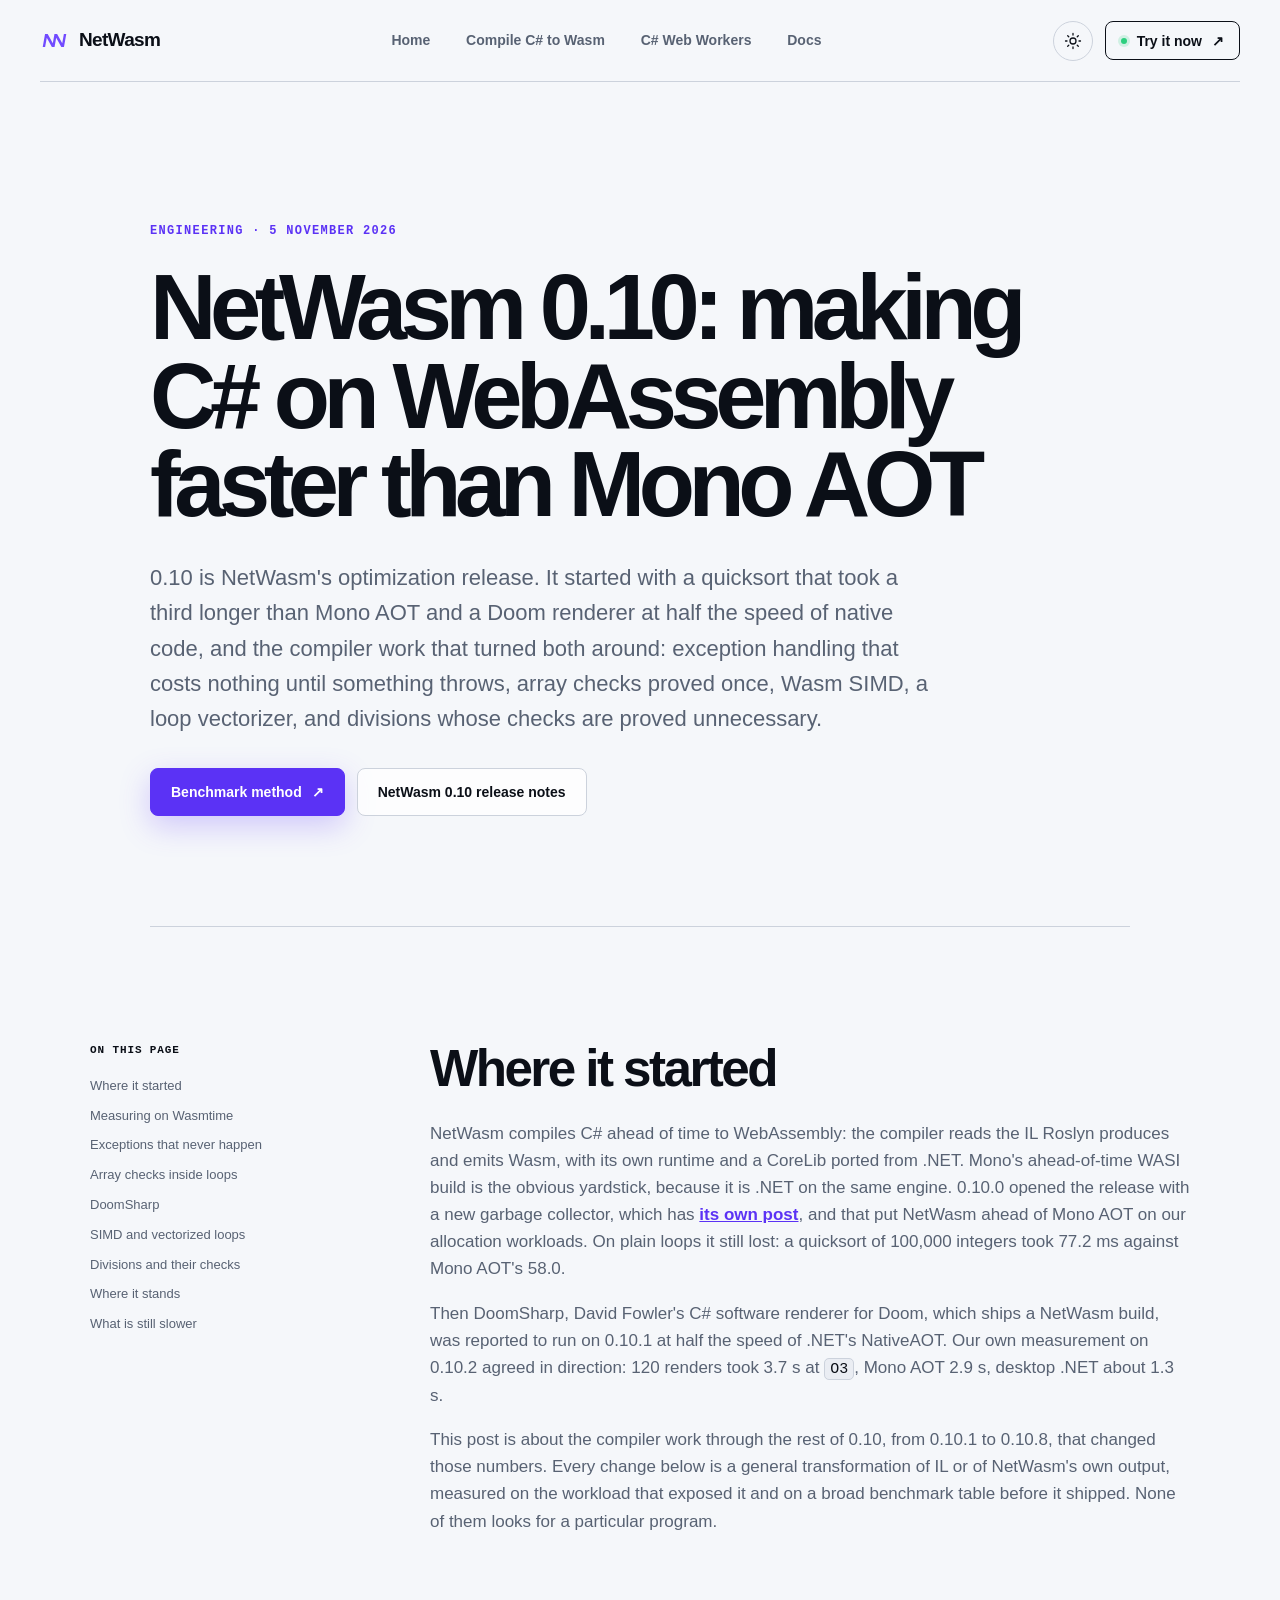
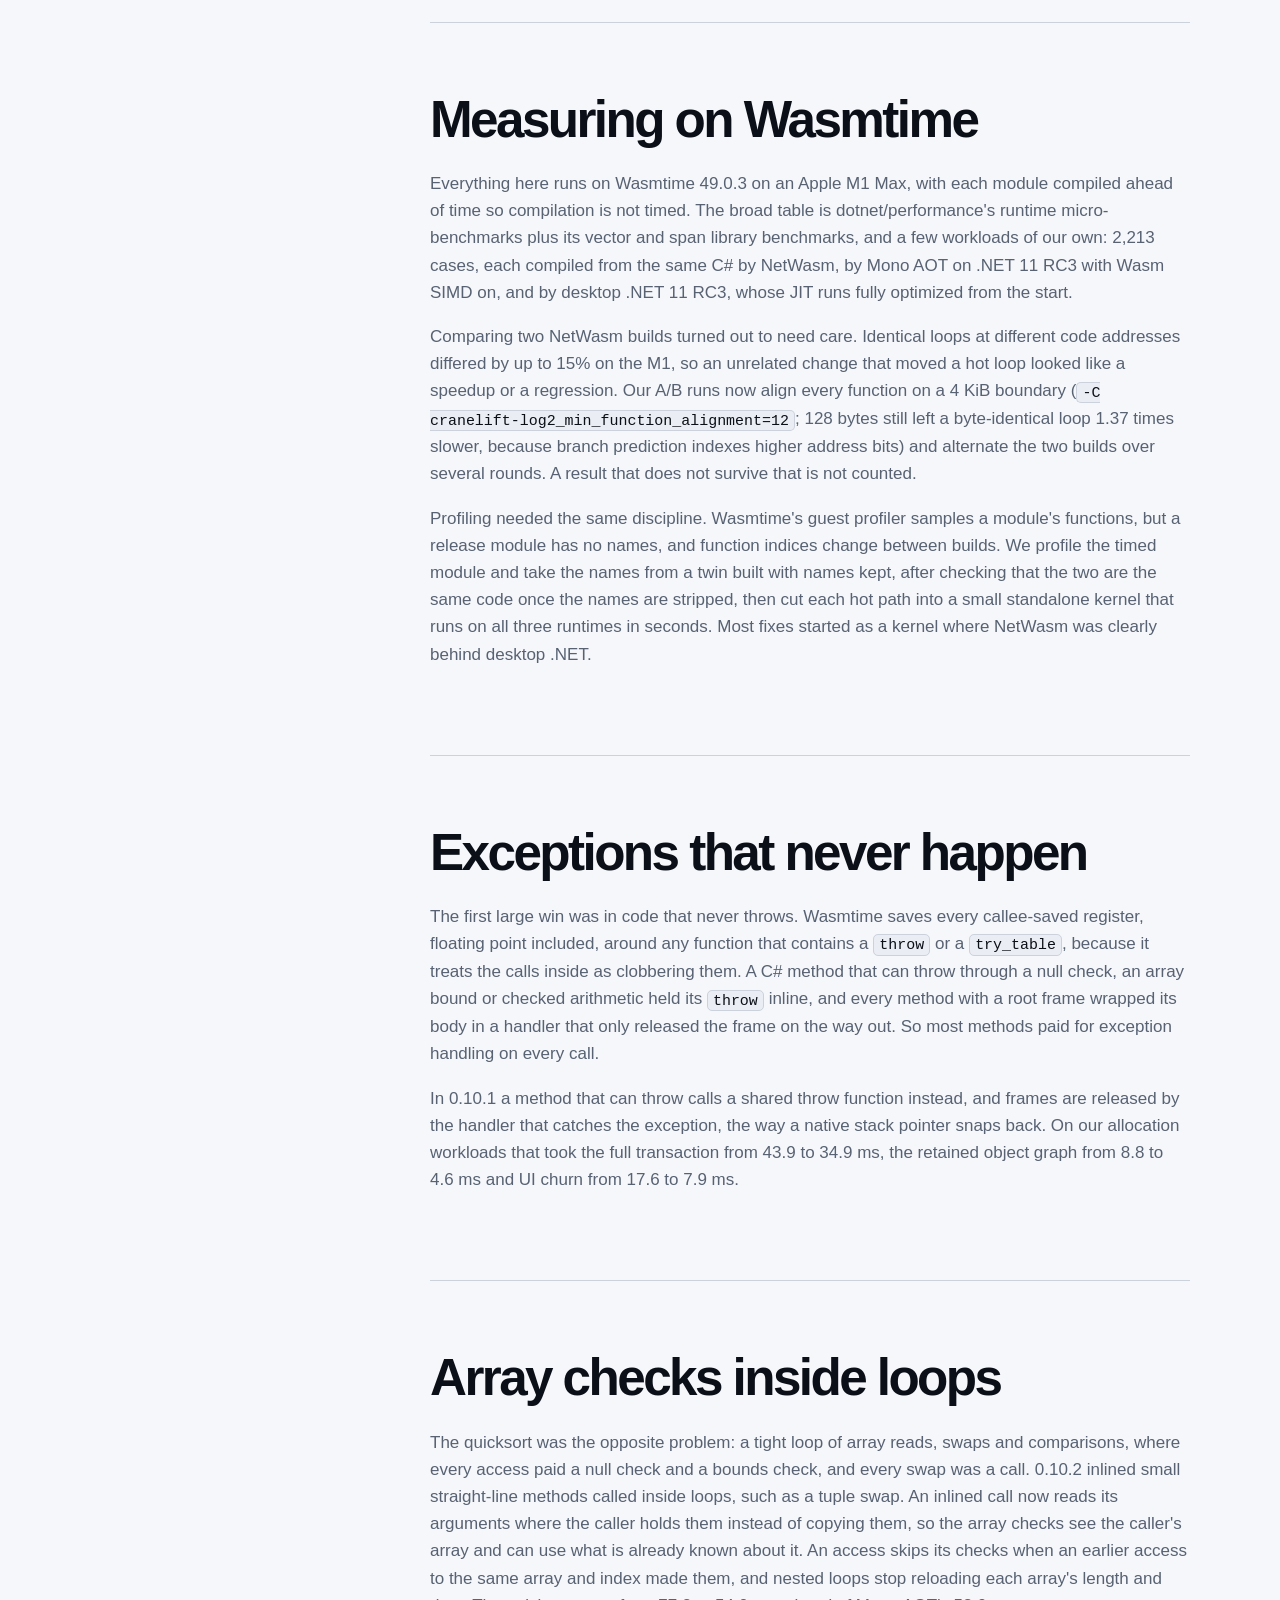
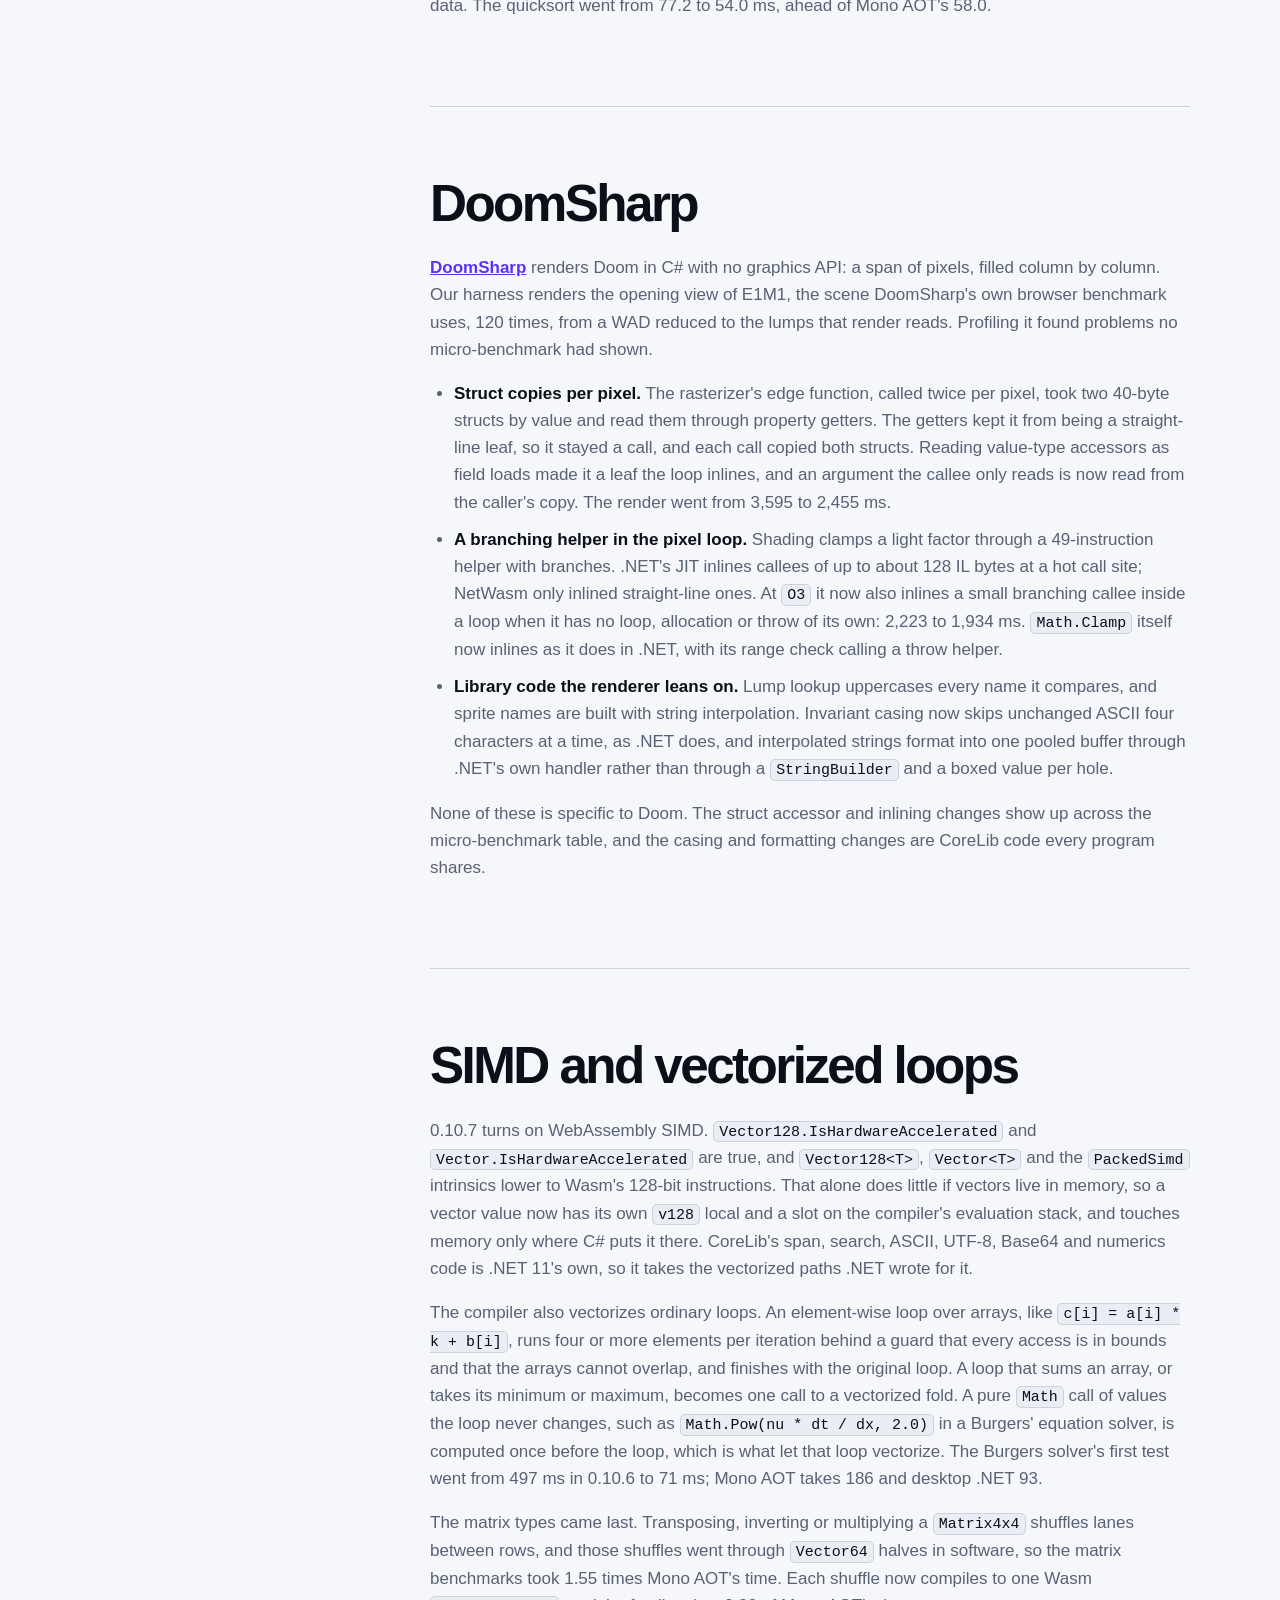
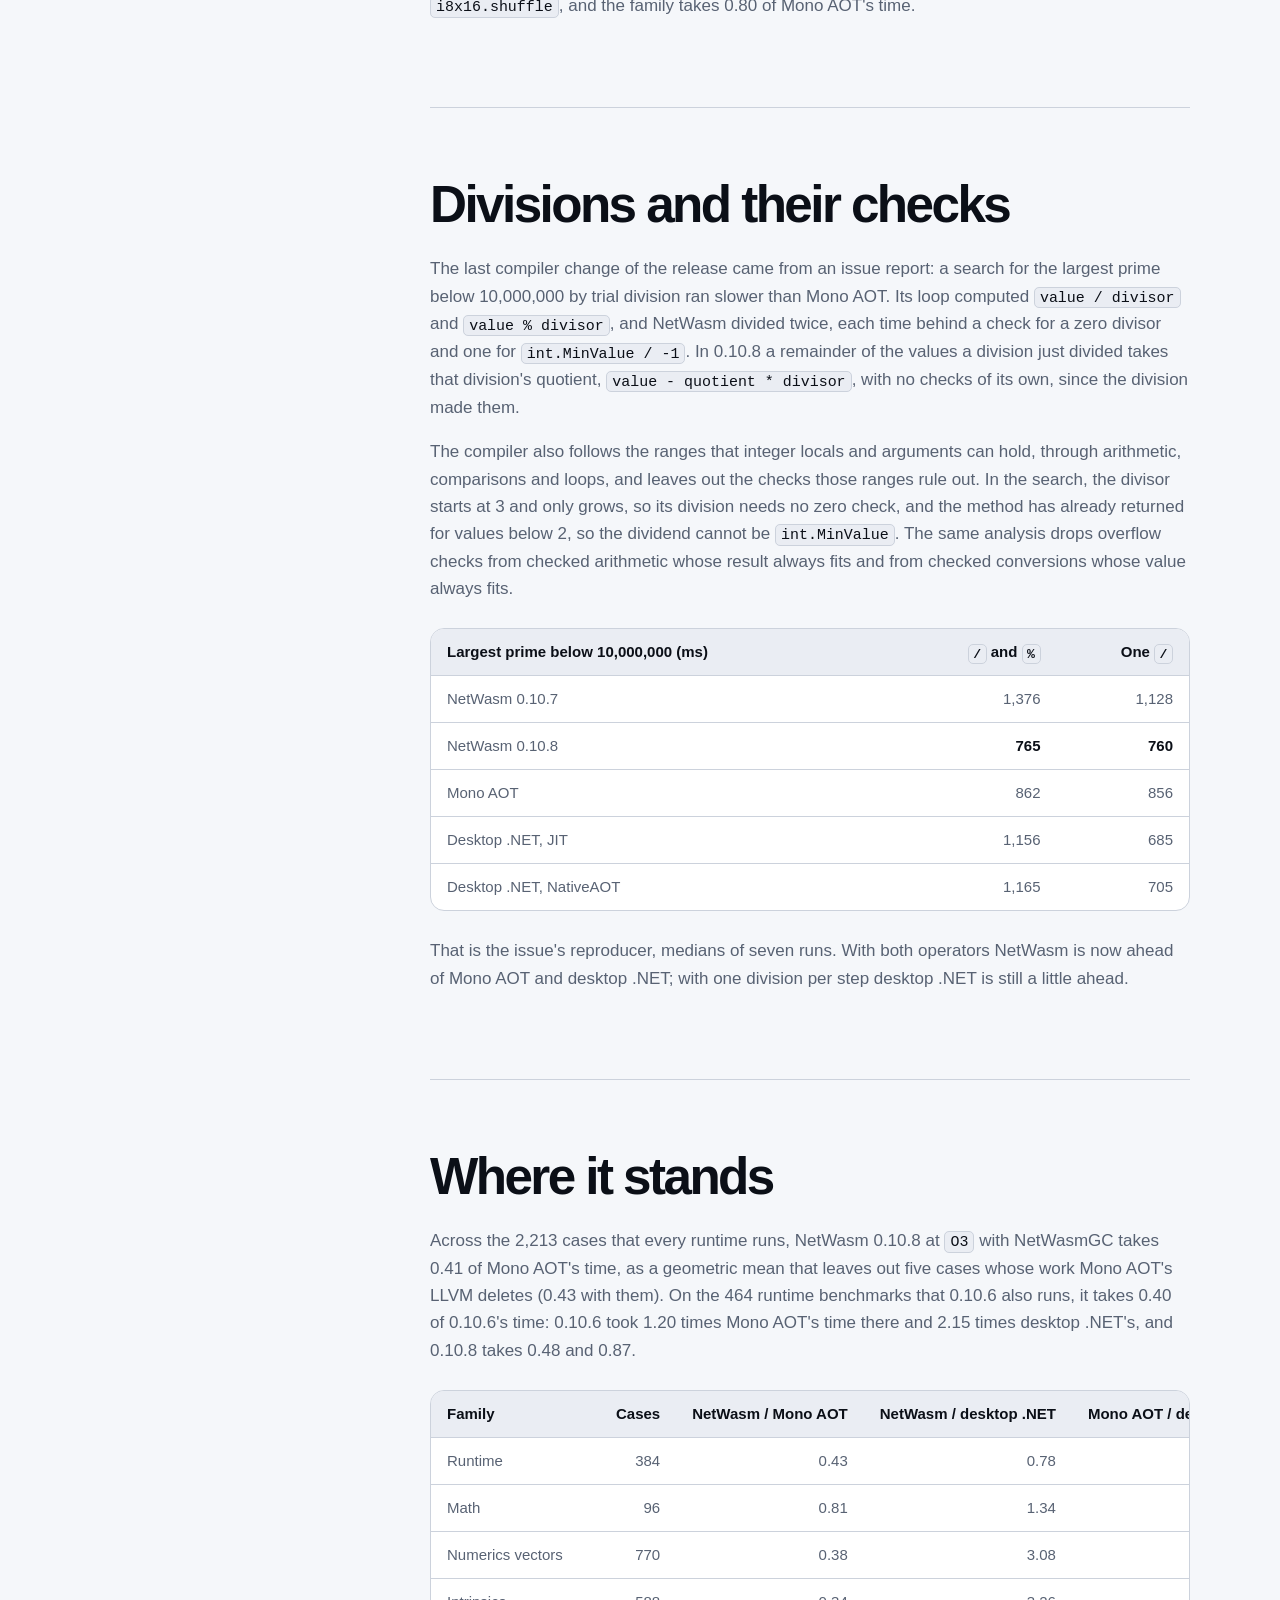
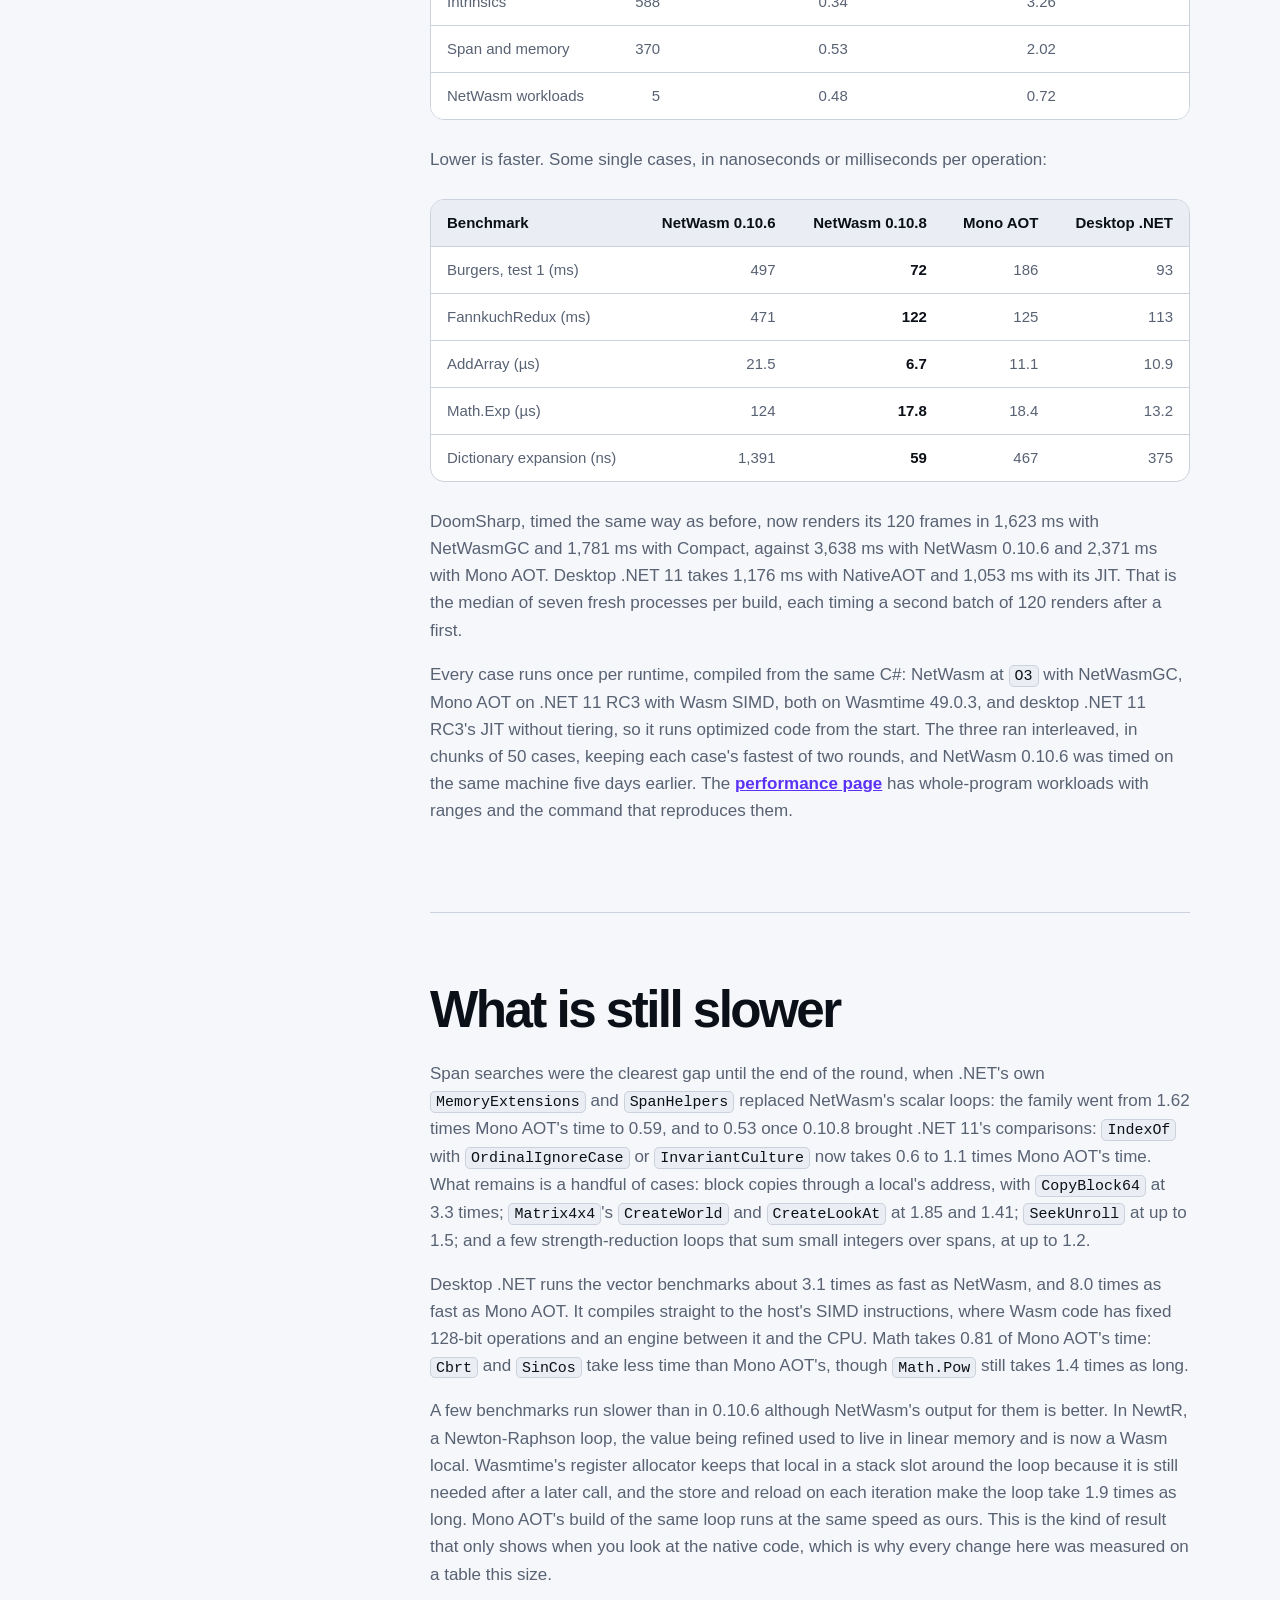
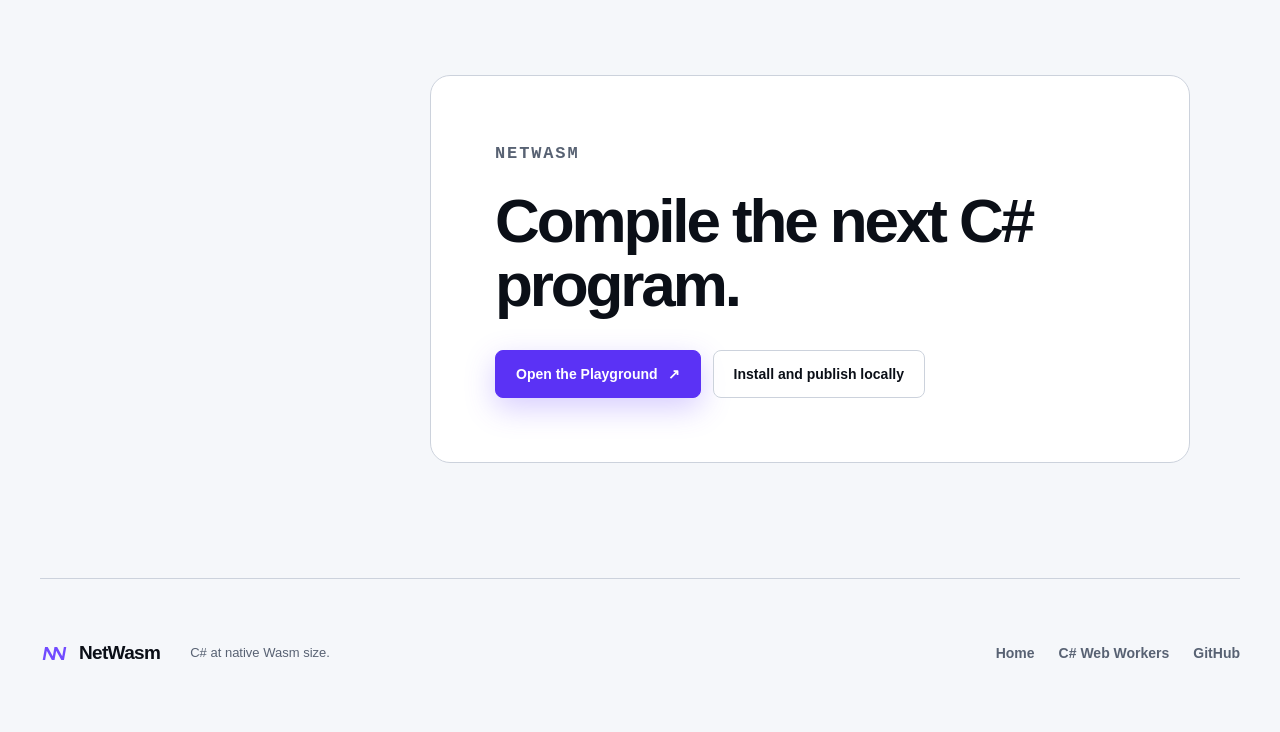
<file: blog/compiler-optimization/index.html>
<!doctype html>
<html lang="en">
  <head>
    <meta charset="utf-8">
    <meta name="viewport" content="width=device-width, initial-scale=1">
    <meta name="theme-color" content="#080b10" media="(prefers-color-scheme: dark)">
    <meta name="theme-color" content="#f6f8fb" media="(prefers-color-scheme: light)">
    <meta name="description" content="How NetWasm 0.10, our optimization release, made C# on WebAssembly faster than Mono AOT: exception handling that costs nothing, array checks proved once, DoomSharp, Wasm SIMD, a loop vectorizer and range-checked divisions, measured on 2,213 benchmarks.">
    <meta property="og:type" content="article">
    <meta property="og:title" content="NetWasm 0.10: Making C# on WebAssembly Faster Than Mono AOT">
    <meta property="og:description" content="NetWasm 0.10, our optimization release: exception handling that costs nothing, array checks proved once, DoomSharp, Wasm SIMD, a loop vectorizer and range-checked divisions.">
    <meta property="og:url" content="https://www.netwasm.com/blog/compiler-optimization/">
    <meta property="og:image" content="https://www.netwasm.com/og-card-27583.png">
    <meta name="twitter:card" content="summary_large_image">
    <meta name="twitter:title" content="NetWasm 0.10: Making C# on WebAssembly Faster Than Mono AOT">
    <meta name="twitter:description" content="NetWasm 0.10, our optimization release: exception handling that costs nothing, array checks proved once, DoomSharp, Wasm SIMD, a loop vectorizer and range-checked divisions.">
    <meta name="twitter:image" content="https://www.netwasm.com/og-card-27583.png">
    <link rel="canonical" href="https://www.netwasm.com/blog/compiler-optimization/">
    <link rel="icon" href="../../favicon-slanted.svg" type="image/svg+xml" sizes="any">
    <link rel="icon" href="../../favicon-slanted-32.png" type="image/png" sizes="32x32">
    <link rel="apple-touch-icon" href="../../apple-touch-icon-slanted.png" sizes="180x180">
    <title>NetWasm 0.10: Making C# on WebAssembly Faster Than Mono AOT</title>
    <script type="application/ld+json">
      {
        "@context": "https://schema.org",
        "@type": "TechArticle",
        "headline": "NetWasm 0.10: Making C# on WebAssembly Faster Than Mono AOT",
        "description": "How NetWasm 0.10, our optimization release, made C# on WebAssembly faster than Mono AOT.",
        "datePublished": "2026-11-05",
        "dateModified": "2026-11-05",
        "url": "https://www.netwasm.com/blog/compiler-optimization/",
        "mainEntityOfPage": "https://www.netwasm.com/blog/compiler-optimization/"
      }
    </script>
    <link rel="stylesheet" href="../../styles.css">
    <script src="../../site.js" defer></script>
  </head>
  <body class="guide-page">
    <a class="skip-link" href="#main">Skip to content</a>
    <header class="site-header">
      <a class="brand" href="../../" aria-label="NetWasm home"><svg class="brand-mark" viewBox="0 0 40 40" aria-hidden="true"><path d="M3.76 29.00 6.94 11.00 10.62 11.00 17.66 23.90 19.94 11.00 23.62 11.00 30.66 23.90 32.94 11.00 36.24 11.00 33.06 29.00 29.38 29.00 22.34 16.10 20.06 29.00 16.38 29.00 9.34 16.10 7.06 29.00Z"/></svg><span>NetWasm</span></a>
      <nav aria-label="Primary navigation">
        <a href="../../">Home</a>
        <a href="../../compile-csharp-to-webassembly/">Compile C# to Wasm</a>
        <a href="../../guides/csharp-web-worker/">C# Web Workers</a>
        <a href="https://github.com/zion-sati/NetWasm/blob/main/docs/index.md" target="_blank" rel="noopener noreferrer">Docs</a>
      </nav>
      <div class="header-actions">
        <button class="theme-toggle" type="button" aria-label="Change color theme" title="Change color theme"><svg class="sun" viewBox="0 0 24 24" aria-hidden="true"><circle cx="12" cy="12" r="4"/><path d="M12 2v2M12 20v2M4.93 4.93l1.42 1.42M17.66 17.66l1.41 1.41M2 12h2M20 12h2M4.93 19.07l1.42-1.42M17.66 6.34l1.41-1.41"/></svg><svg class="moon" viewBox="0 0 24 24" aria-hidden="true"><path d="M20.4 15.5A9 9 0 0 1 8.5 3.6 9 9 0 1 0 20.4 15.5Z"/></svg></button>
        <a class="button button-small playground-link" href="https://playground.netwasm.com/" target="_blank" rel="noopener noreferrer"><i></i> Try it now <span aria-hidden="true">↗</span></a>
      </div>
    </header>

    <main id="main">
      <header class="guide-hero">
        <p class="section-kicker">Engineering · 5 November 2026</p>
        <h1>NetWasm 0.10: making C# on WebAssembly faster than Mono AOT</h1>
        <p>0.10 is NetWasm's optimization release. It started with a quicksort that took a third longer than Mono AOT and a Doom renderer at half the speed of native code, and the compiler work that turned both around: exception handling that costs nothing until something throws, array checks proved once, Wasm SIMD, a loop vectorizer, and divisions whose checks are proved unnecessary.</p>
        <div class="guide-actions">
          <a class="button button-primary" href="https://github.com/zion-sati/NetWasm/blob/main/docs/performance.md" target="_blank" rel="noopener noreferrer">Benchmark method <span aria-hidden="true">↗</span></a>
          <a class="button button-quiet" href="https://github.com/zion-sati/NetWasm/releases" target="_blank" rel="noopener noreferrer">NetWasm 0.10 release notes</a>
        </div>
      </header>

      <div class="guide-layout">
        <aside class="guide-toc" aria-label="On this page">
          <strong>On this page</strong>
          <a href="#start">Where it started</a>
          <a href="#measuring">Measuring on Wasmtime</a>
          <a href="#exceptions">Exceptions that never happen</a>
          <a href="#arrays">Array checks inside loops</a>
          <a href="#doomsharp">DoomSharp</a>
          <a href="#simd">SIMD and vectorized loops</a>
          <a href="#divisions">Divisions and their checks</a>
          <a href="#results">Where it stands</a>
          <a href="#gaps">What is still slower</a>
        </aside>

        <article class="guide-content">
          <section id="start">
            <h2>Where it started</h2>
            <p>NetWasm compiles C# ahead of time to WebAssembly: the compiler reads the IL Roslyn produces and emits Wasm, with its own runtime and a CoreLib ported from .NET. Mono's ahead-of-time WASI build is the obvious yardstick, because it is .NET on the same engine. 0.10.0 opened the release with a new garbage collector, which has <a href="../netwasmgc/">its own post</a>, and that put NetWasm ahead of Mono AOT on our allocation workloads. On plain loops it still lost: a quicksort of 100,000 integers took 77.2 ms against Mono AOT's 58.0.</p>
            <p>Then DoomSharp, David Fowler's C# software renderer for Doom, which ships a NetWasm build, was reported to run on 0.10.1 at half the speed of .NET's NativeAOT. Our own measurement on 0.10.2 agreed in direction: 120 renders took 3.7 s at <code>O3</code>, Mono AOT 2.9 s, desktop .NET about 1.3 s.</p>
            <p>This post is about the compiler work through the rest of 0.10, from 0.10.1 to 0.10.8, that changed those numbers. Every change below is a general transformation of IL or of NetWasm's own output, measured on the workload that exposed it and on a broad benchmark table before it shipped. None of them looks for a particular program.</p>
          </section>

          <section id="measuring">
            <h2>Measuring on Wasmtime</h2>
            <p>Everything here runs on Wasmtime 49.0.3 on an Apple M1 Max, with each module compiled ahead of time so compilation is not timed. The broad table is dotnet/performance's runtime micro-benchmarks plus its vector and span library benchmarks, and a few workloads of our own: 2,213 cases, each compiled from the same C# by NetWasm, by Mono AOT on .NET 11 RC3 with Wasm SIMD on, and by desktop .NET 11 RC3, whose JIT runs fully optimized from the start.</p>
            <p>Comparing two NetWasm builds turned out to need care. Identical loops at different code addresses differed by up to 15% on the M1, so an unrelated change that moved a hot loop looked like a speedup or a regression. Our A/B runs now align every function on a 4 KiB boundary (<code>-C cranelift-log2_min_function_alignment=12</code>; 128 bytes still left a byte-identical loop 1.37 times slower, because branch prediction indexes higher address bits) and alternate the two builds over several rounds. A result that does not survive that is not counted.</p>
            <p>Profiling needed the same discipline. Wasmtime's guest profiler samples a module's functions, but a release module has no names, and function indices change between builds. We profile the timed module and take the names from a twin built with names kept, after checking that the two are the same code once the names are stripped, then cut each hot path into a small standalone kernel that runs on all three runtimes in seconds. Most fixes started as a kernel where NetWasm was clearly behind desktop .NET.</p>
          </section>

          <section id="exceptions">
            <h2>Exceptions that never happen</h2>
            <p>The first large win was in code that never throws. Wasmtime saves every callee-saved register, floating point included, around any function that contains a <code>throw</code> or a <code>try_table</code>, because it treats the calls inside as clobbering them. A C# method that can throw through a null check, an array bound or checked arithmetic held its <code>throw</code> inline, and every method with a root frame wrapped its body in a handler that only released the frame on the way out. So most methods paid for exception handling on every call.</p>
            <p>In 0.10.1 a method that can throw calls a shared throw function instead, and frames are released by the handler that catches the exception, the way a native stack pointer snaps back. On our allocation workloads that took the full transaction from 43.9 to 34.9 ms, the retained object graph from 8.8 to 4.6 ms and UI churn from 17.6 to 7.9 ms.</p>
          </section>

          <section id="arrays">
            <h2>Array checks inside loops</h2>
            <p>The quicksort was the opposite problem: a tight loop of array reads, swaps and comparisons, where every access paid a null check and a bounds check, and every swap was a call. 0.10.2 inlined small straight-line methods called inside loops, such as a tuple swap. An inlined call now reads its arguments where the caller holds them instead of copying them, so the array checks see the caller's array and can use what is already known about it. An access skips its checks when an earlier access to the same array and index made them, and nested loops stop reloading each array's length and data. The quicksort went from 77.2 to 54.0 ms, ahead of Mono AOT's 58.0.</p>
          </section>

          <section id="doomsharp">
            <h2>DoomSharp</h2>
            <p><a href="https://github.com/davidfowl/doomsharp" target="_blank" rel="noopener noreferrer">DoomSharp</a> renders Doom in C# with no graphics API: a span of pixels, filled column by column. Our harness renders the opening view of E1M1, the scene DoomSharp's own browser benchmark uses, 120 times, from a WAD reduced to the lumps that render reads. Profiling it found problems no micro-benchmark had shown.</p>
            <ul>
              <li><strong>Struct copies per pixel.</strong> The rasterizer's edge function, called twice per pixel, took two 40-byte structs by value and read them through property getters. The getters kept it from being a straight-line leaf, so it stayed a call, and each call copied both structs. Reading value-type accessors as field loads made it a leaf the loop inlines, and an argument the callee only reads is now read from the caller's copy. The render went from 3,595 to 2,455 ms.</li>
              <li><strong>A branching helper in the pixel loop.</strong> Shading clamps a light factor through a 49-instruction helper with branches. .NET's JIT inlines callees of up to about 128 IL bytes at a hot call site; NetWasm only inlined straight-line ones. At <code>O3</code> it now also inlines a small branching callee inside a loop when it has no loop, allocation or throw of its own: 2,223 to 1,934 ms. <code>Math.Clamp</code> itself now inlines as it does in .NET, with its range check calling a throw helper.</li>
              <li><strong>Library code the renderer leans on.</strong> Lump lookup uppercases every name it compares, and sprite names are built with string interpolation. Invariant casing now skips unchanged ASCII four characters at a time, as .NET does, and interpolated strings format into one pooled buffer through .NET's own handler rather than through a <code>StringBuilder</code> and a boxed value per hole.</li>
            </ul>
            <p>None of these is specific to Doom. The struct accessor and inlining changes show up across the micro-benchmark table, and the casing and formatting changes are CoreLib code every program shares.</p>
          </section>

          <section id="simd">
            <h2>SIMD and vectorized loops</h2>
            <p>0.10.7 turns on WebAssembly SIMD. <code>Vector128.IsHardwareAccelerated</code> and <code>Vector.IsHardwareAccelerated</code> are true, and <code>Vector128&lt;T&gt;</code>, <code>Vector&lt;T&gt;</code> and the <code>PackedSimd</code> intrinsics lower to Wasm's 128-bit instructions. That alone does little if vectors live in memory, so a vector value now has its own <code>v128</code> local and a slot on the compiler's evaluation stack, and touches memory only where C# puts it there. CoreLib's span, search, ASCII, UTF-8, Base64 and numerics code is .NET 11's own, so it takes the vectorized paths .NET wrote for it.</p>
            <p>The compiler also vectorizes ordinary loops. An element-wise loop over arrays, like <code>c[i] = a[i] * k + b[i]</code>, runs four or more elements per iteration behind a guard that every access is in bounds and that the arrays cannot overlap, and finishes with the original loop. A loop that sums an array, or takes its minimum or maximum, becomes one call to a vectorized fold. A pure <code>Math</code> call of values the loop never changes, such as <code>Math.Pow(nu * dt / dx, 2.0)</code> in a Burgers' equation solver, is computed once before the loop, which is what let that loop vectorize. The Burgers solver's first test went from 497 ms in 0.10.6 to 71 ms; Mono AOT takes 186 and desktop .NET 93.</p>
<p>The matrix types came last. Transposing, inverting or multiplying a <code>Matrix4x4</code> shuffles lanes between rows, and those shuffles went through <code>Vector64</code> halves in software, so the matrix benchmarks took 1.55 times Mono AOT's time. Each shuffle now compiles to one Wasm <code>i8x16.shuffle</code>, and the family takes 0.80 of Mono AOT's time.</p>
          </section>

          <section id="divisions">
            <h2>Divisions and their checks</h2>
            <p>The last compiler change of the release came from an issue report: a search for the largest prime below 10,000,000 by trial division ran slower than Mono AOT. Its loop computed <code>value / divisor</code> and <code>value % divisor</code>, and NetWasm divided twice, each time behind a check for a zero divisor and one for <code>int.MinValue / -1</code>. In 0.10.8 a remainder of the values a division just divided takes that division's quotient, <code>value - quotient * divisor</code>, with no checks of its own, since the division made them.</p>
            <p>The compiler also follows the ranges that integer locals and arguments can hold, through arithmetic, comparisons and loops, and leaves out the checks those ranges rule out. In the search, the divisor starts at 3 and only grows, so its division needs no zero check, and the method has already returned for values below 2, so the dividend cannot be <code>int.MinValue</code>. The same analysis drops overflow checks from checked arithmetic whose result always fits and from checked conversions whose value always fits.</p>
            <div class="table-scroll">
              <table>
                <thead>
                  <tr><th>Largest prime below 10,000,000 (ms)</th><th><code>/</code> and <code>%</code></th><th>One <code>/</code></th></tr>
                </thead>
                <tbody>
                  <tr><td>NetWasm 0.10.7</td><td>1,376</td><td>1,128</td></tr>
                  <tr><td>NetWasm 0.10.8</td><td><strong>765</strong></td><td><strong>760</strong></td></tr>
                  <tr><td>Mono AOT</td><td>862</td><td>856</td></tr>
                  <tr><td>Desktop .NET, JIT</td><td>1,156</td><td>685</td></tr>
                  <tr><td>Desktop .NET, NativeAOT</td><td>1,165</td><td>705</td></tr>
                </tbody>
              </table>
            </div>
            <p>That is the issue's reproducer, medians of seven runs. With both operators NetWasm is now ahead of Mono AOT and desktop .NET; with one division per step desktop .NET is still a little ahead.</p>
          </section>

          <section id="results">
            <h2>Where it stands</h2>
            <p>Across the 2,213 cases that every runtime runs, NetWasm 0.10.8 at <code>O3</code> with NetWasmGC takes 0.41 of Mono AOT's time, as a geometric mean that leaves out five cases whose work Mono AOT's LLVM deletes (0.43 with them). On the 464 runtime benchmarks that 0.10.6 also runs, it takes 0.40 of 0.10.6's time: 0.10.6 took 1.20 times Mono AOT's time there and 2.15 times desktop .NET's, and 0.10.8 takes 0.48 and 0.87.</p>
            <div class="table-scroll">
              <table>
                <thead>
                  <tr><th>Family</th><th>Cases</th><th>NetWasm / Mono AOT</th><th>NetWasm / desktop .NET</th><th>Mono AOT / desktop .NET</th></tr>
                </thead>
                <tbody>
                  <tr><td>Runtime</td><td>384</td><td>0.43</td><td>0.78</td><td>1.79</td></tr>
                  <tr><td>Math</td><td>96</td><td>0.81</td><td>1.34</td><td>1.65</td></tr>
                  <tr><td>Numerics vectors</td><td>770</td><td>0.38</td><td>3.08</td><td>8.04</td></tr>
                  <tr><td>Intrinsics</td><td>588</td><td>0.34</td><td>3.26</td><td>9.46</td></tr>
                  <tr><td>Span and memory</td><td>370</td><td>0.53</td><td>2.02</td><td>3.83</td></tr>
                  <tr><td>NetWasm workloads</td><td>5</td><td>0.48</td><td>0.72</td><td>1.50</td></tr>
                </tbody>
              </table>
            </div>
            <p>Lower is faster. Some single cases, in nanoseconds or milliseconds per operation:</p>
            <div class="table-scroll">
              <table>
                <thead>
                  <tr><th>Benchmark</th><th>NetWasm 0.10.6</th><th>NetWasm 0.10.8</th><th>Mono AOT</th><th>Desktop .NET</th></tr>
                </thead>
                <tbody>
                  <tr><td>Burgers, test 1 (ms)</td><td>497</td><td><strong>72</strong></td><td>186</td><td>93</td></tr>
                  <tr><td>FannkuchRedux (ms)</td><td>471</td><td><strong>122</strong></td><td>125</td><td>113</td></tr>
                  <tr><td>AddArray (&micro;s)</td><td>21.5</td><td><strong>6.7</strong></td><td>11.1</td><td>10.9</td></tr>
                  <tr><td>Math.Exp (&micro;s)</td><td>124</td><td><strong>17.8</strong></td><td>18.4</td><td>13.2</td></tr>
                  <tr><td>Dictionary expansion (ns)</td><td>1,391</td><td><strong>59</strong></td><td>467</td><td>375</td></tr>
                </tbody>
              </table>
            </div>
            <p>DoomSharp, timed the same way as before, now renders its 120 frames in 1,623 ms with NetWasmGC and 1,781 ms with Compact, against 3,638 ms with NetWasm 0.10.6 and 2,371 ms with Mono AOT. Desktop .NET 11 takes 1,176 ms with NativeAOT and 1,053 ms with its JIT. That is the median of seven fresh processes per build, each timing a second batch of 120 renders after a first.</p>
            <p>Every case runs once per runtime, compiled from the same C#: NetWasm at <code>O3</code> with NetWasmGC, Mono AOT on .NET 11 RC3 with Wasm SIMD, both on Wasmtime 49.0.3, and desktop .NET 11 RC3's JIT without tiering, so it runs optimized code from the start. The three ran interleaved, in chunks of 50 cases, keeping each case's fastest of two rounds, and NetWasm 0.10.6 was timed on the same machine five days earlier. The <a href="https://github.com/zion-sati/NetWasm/blob/main/docs/performance.md" target="_blank" rel="noopener noreferrer">performance page</a> has whole-program workloads with ranges and the command that reproduces them.</p>
          </section>

          <section id="gaps">
            <h2>What is still slower</h2>
            <p>Span searches were the clearest gap until the end of the round, when .NET's own <code>MemoryExtensions</code> and <code>SpanHelpers</code> replaced NetWasm's scalar loops: the family went from 1.62 times Mono AOT's time to 0.59, and to 0.53 once 0.10.8 brought .NET 11's comparisons: <code>IndexOf</code> with <code>OrdinalIgnoreCase</code> or <code>InvariantCulture</code> now takes 0.6 to 1.1 times Mono AOT's time. What remains is a handful of cases: block copies through a local's address, with <code>CopyBlock64</code> at 3.3 times; <code>Matrix4x4</code>'s <code>CreateWorld</code> and <code>CreateLookAt</code> at 1.85 and 1.41; <code>SeekUnroll</code> at up to 1.5; and a few strength-reduction loops that sum small integers over spans, at up to 1.2.</p>
            <p>Desktop .NET runs the vector benchmarks about 3.1 times as fast as NetWasm, and 8.0 times as fast as Mono AOT. It compiles straight to the host's SIMD instructions, where Wasm code has fixed 128-bit operations and an engine between it and the CPU. Math takes 0.81 of Mono AOT's time: <code>Cbrt</code> and <code>SinCos</code> take less time than Mono AOT's, though <code>Math.Pow</code> still takes 1.4 times as long.</p>
            <p>A few benchmarks run slower than in 0.10.6 although NetWasm's output for them is better. In NewtR, a Newton-Raphson loop, the value being refined used to live in linear memory and is now a Wasm local. Wasmtime's register allocator keeps that local in a stack slot around the loop because it is still needed after a later call, and the store and reload on each iteration make the loop take 1.9 times as long. Mono AOT's build of the same loop runs at the same speed as ours. This is the kind of result that only shows when you look at the native code, which is why every change here was measured on a table this size.</p>
          </section>

          <div class="guide-next">
            <p class="section-kicker">NetWasm</p>
            <h2>Compile the next C# program.</h2>
            <div class="guide-actions">
              <a class="button button-primary" href="https://playground.netwasm.com/" target="_blank" rel="noopener noreferrer">Open the Playground <span aria-hidden="true">↗</span></a>
              <a class="button button-quiet" href="../../compile-csharp-to-webassembly/">Install and publish locally</a>
            </div>
          </div>
        </article>
      </div>
    </main>

    <footer>
      <a class="brand" href="../../" aria-label="NetWasm home"><svg class="brand-mark" viewBox="0 0 40 40" aria-hidden="true"><path d="M3.76 29.00 6.94 11.00 10.62 11.00 17.66 23.90 19.94 11.00 23.62 11.00 30.66 23.90 32.94 11.00 36.24 11.00 33.06 29.00 29.38 29.00 22.34 16.10 20.06 29.00 16.38 29.00 9.34 16.10 7.06 29.00Z"/></svg><span>NetWasm</span></a>
      <p>C# at native Wasm size.</p>
      <div class="footer-links">
        <a href="../../">Home</a>
        <a href="../../guides/csharp-web-worker/">C# Web Workers</a>
        <a href="https://github.com/zion-sati/NetWasm" target="_blank" rel="noopener noreferrer">GitHub</a>
      </div>
    </footer>
  </body>
</html>
</file>
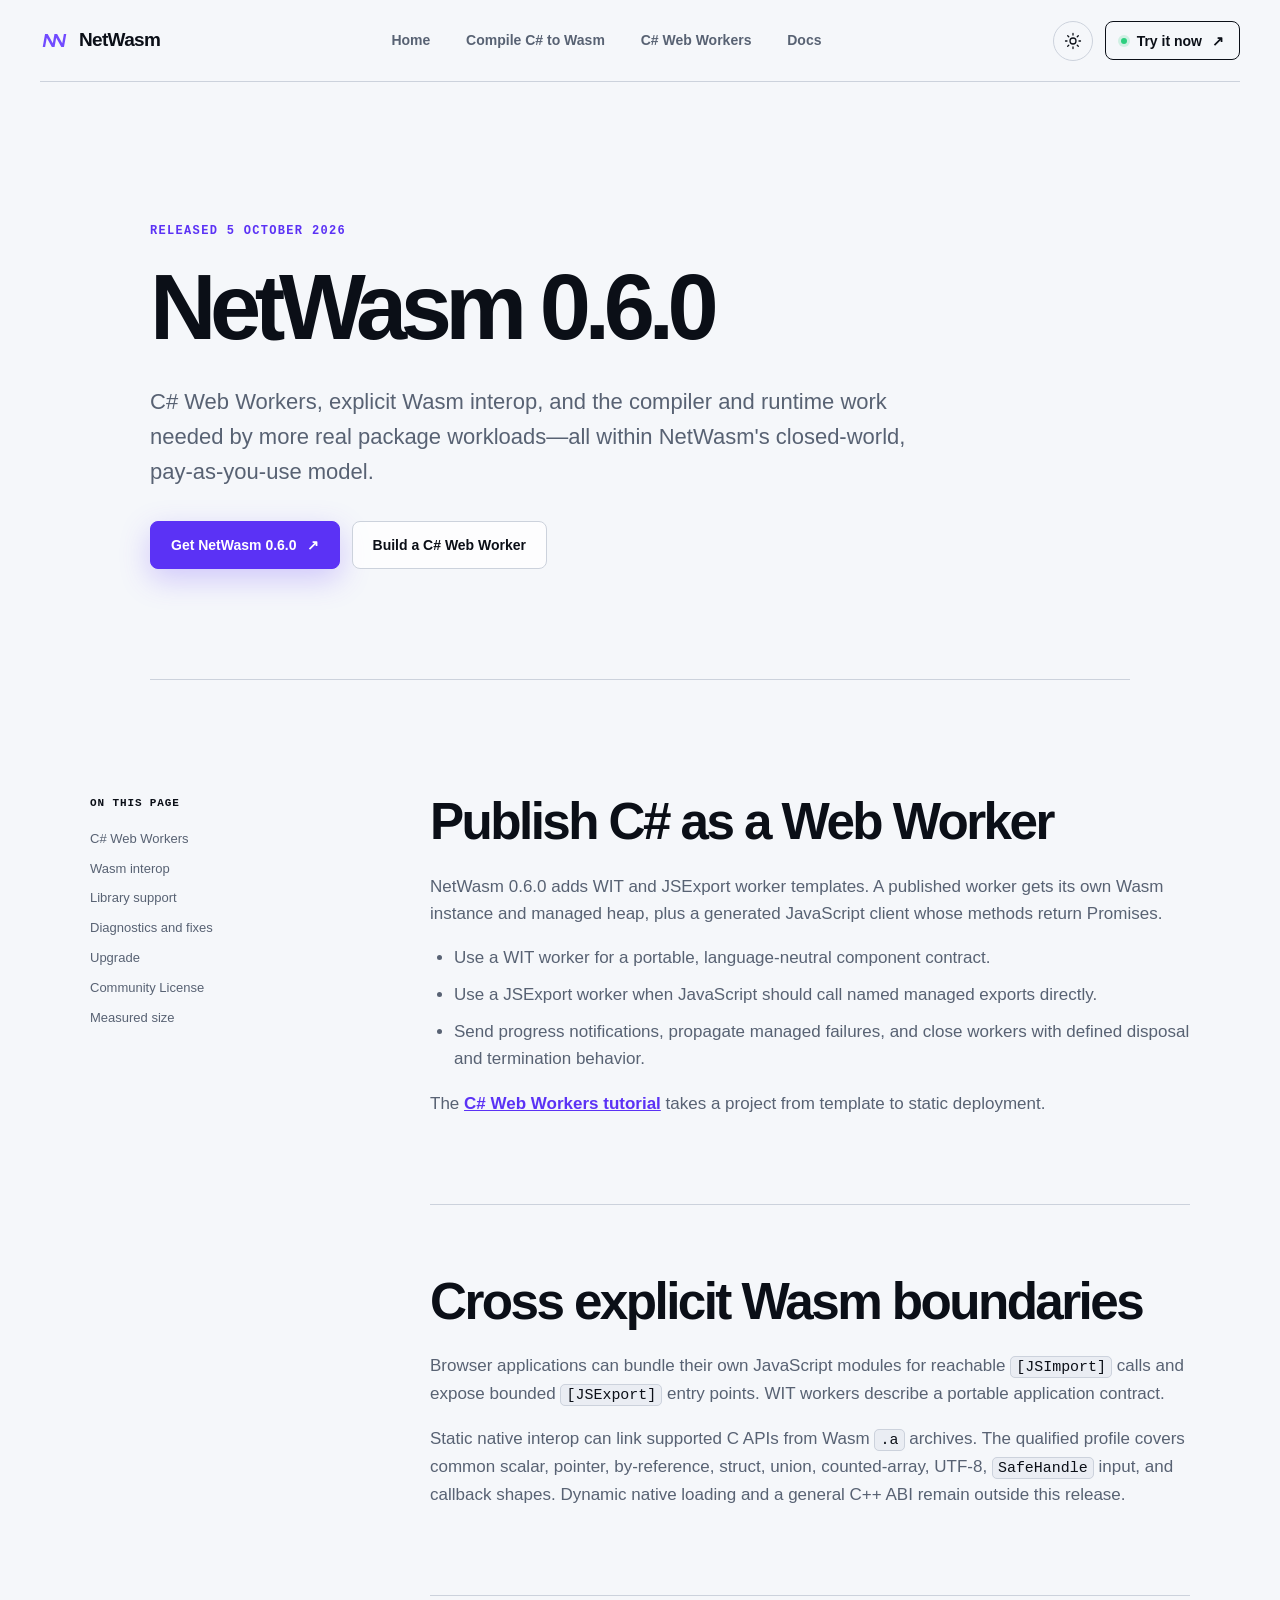
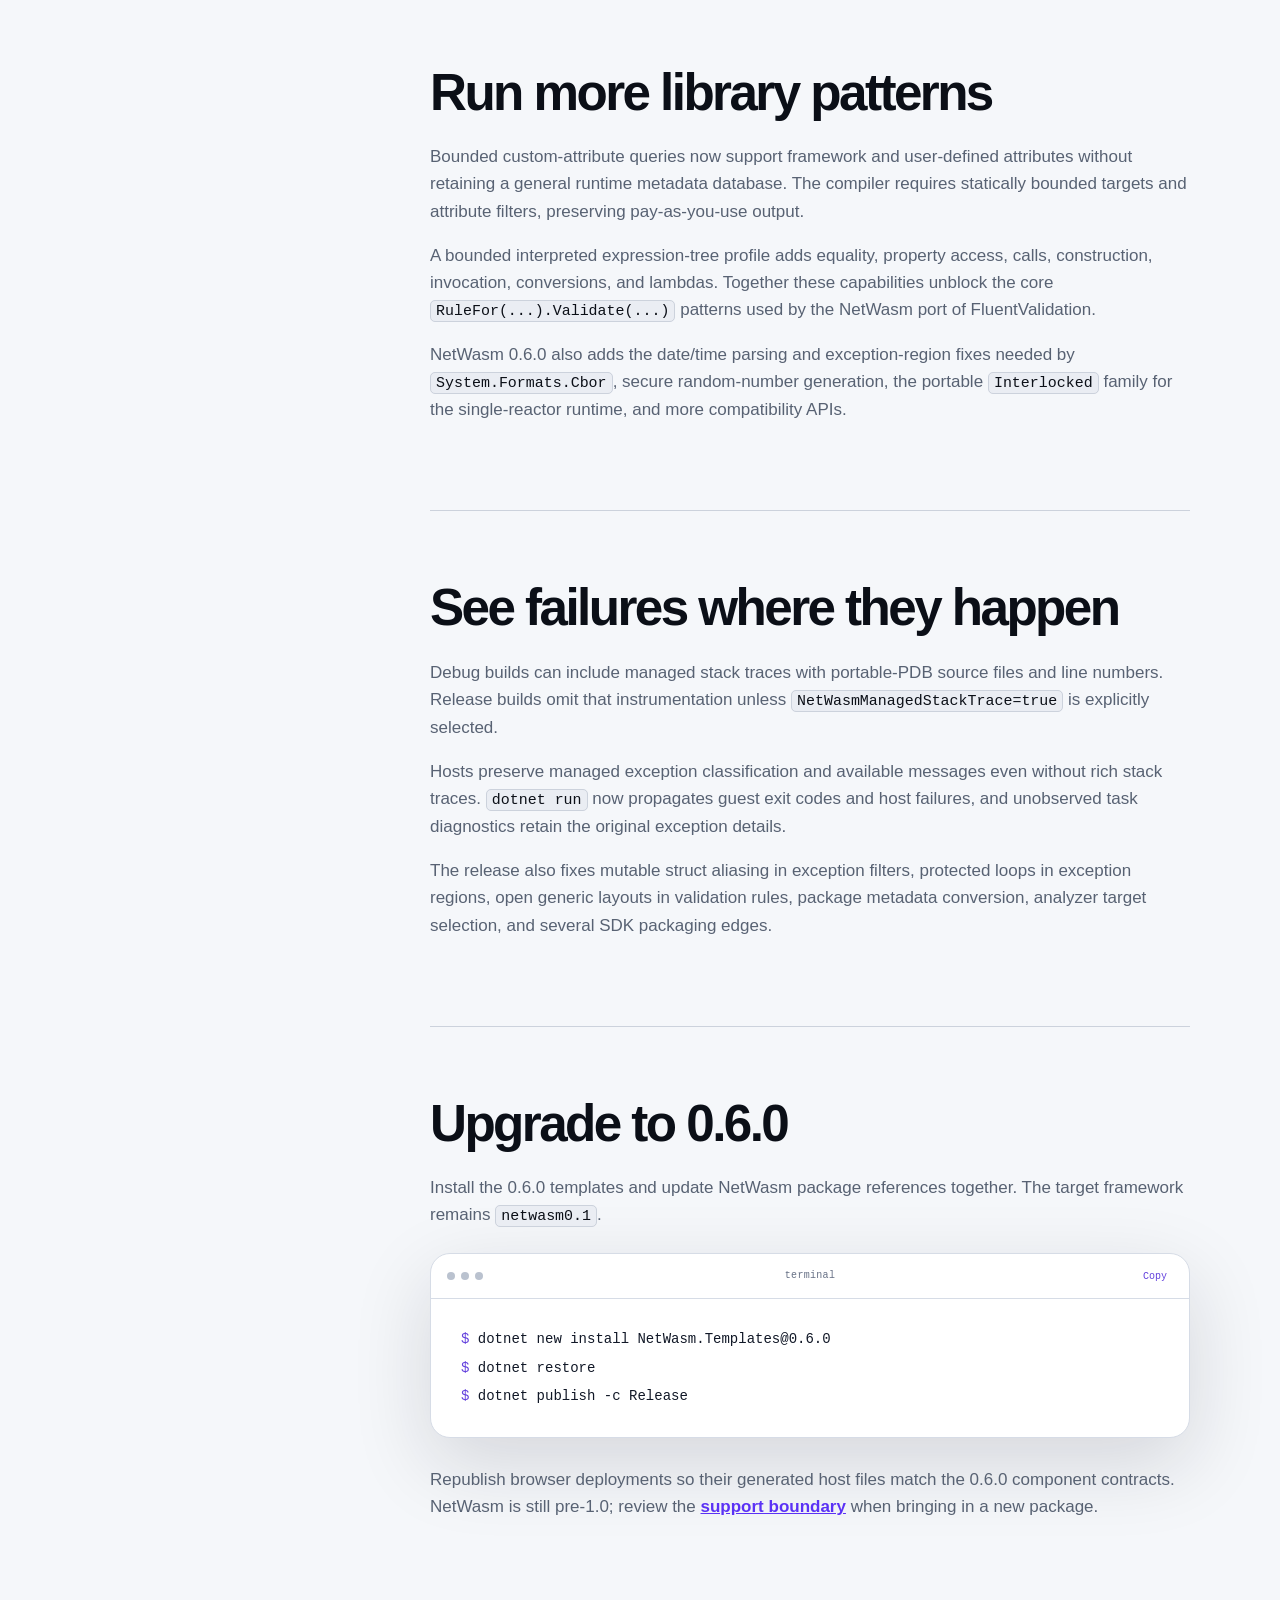
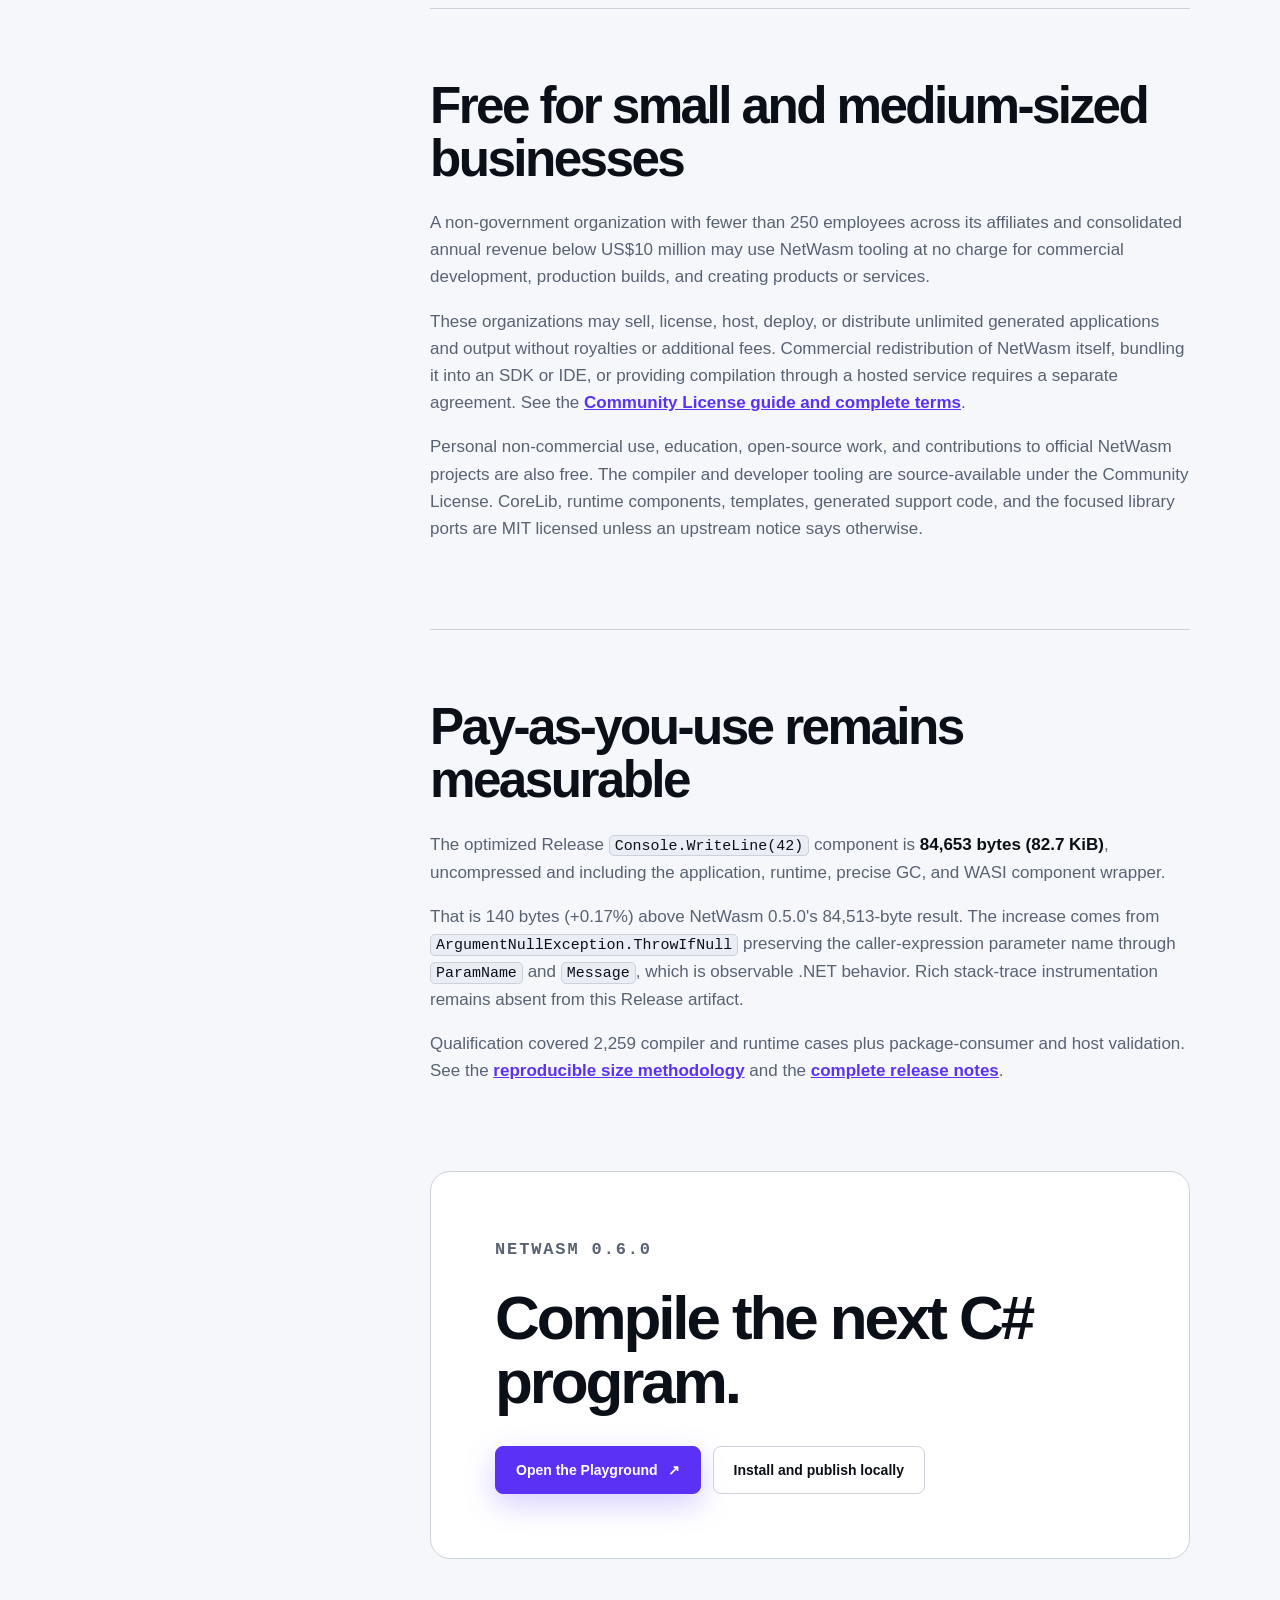
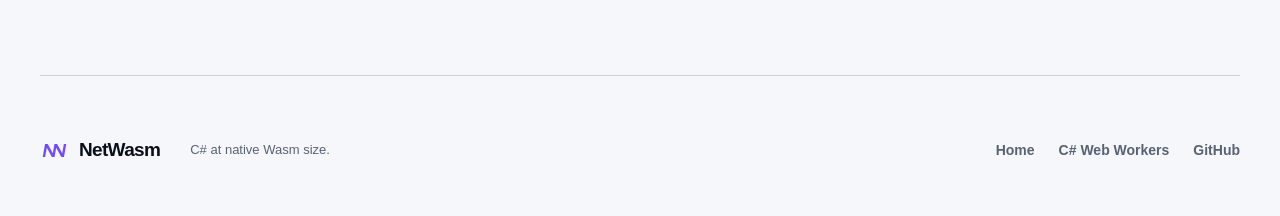
<file: blog/netwasm-0-6-0/index.html>
<!doctype html>
<html lang="en">
  <head>
    <meta charset="utf-8">
    <meta name="viewport" content="width=device-width, initial-scale=1">
    <meta name="theme-color" content="#080b10" media="(prefers-color-scheme: dark)">
    <meta name="theme-color" content="#f6f8fb" media="(prefers-color-scheme: light)">
    <meta name="description" content="NetWasm 0.6.0 adds C# Web Workers, Wasm interop, bounded attributes and expression trees, richer diagnostics, and library compatibility fixes.">
    <meta property="og:type" content="article">
    <meta property="og:title" content="NetWasm 0.6.0: C# Web Workers, Wasm Interop and Library Improvements">
    <meta property="og:description" content="Publish C# Web Workers, cross explicit JavaScript, WIT, and native C boundaries, and run more package workloads.">
    <meta property="og:url" content="https://www.netwasm.com/blog/netwasm-0-6-0/">
    <meta property="og:image" content="https://www.netwasm.com/og-card-27583.png">
    <meta name="twitter:card" content="summary_large_image">
    <meta name="twitter:title" content="NetWasm 0.6.0: C# Web Workers, Wasm Interop and Library Improvements">
    <meta name="twitter:description" content="Publish C# Web Workers, cross explicit JavaScript, WIT, and native C boundaries, and run more package workloads.">
    <meta name="twitter:image" content="https://www.netwasm.com/og-card-27583.png">
    <link rel="canonical" href="https://www.netwasm.com/blog/netwasm-0-6-0/">
    <link rel="icon" href="../../favicon-slanted.svg" type="image/svg+xml" sizes="any">
    <link rel="icon" href="../../favicon-slanted-32.png" type="image/png" sizes="32x32">
    <link rel="apple-touch-icon" href="../../apple-touch-icon-slanted.png" sizes="180x180">
    <title>NetWasm 0.6.0: C# Web Workers, Wasm Interop and Library Improvements</title>
    <script type="application/ld+json">
      {
        "@context": "https://schema.org",
        "@type": "TechArticle",
        "headline": "NetWasm 0.6.0: C# Web Workers, Wasm Interop and Library Improvements",
        "description": "NetWasm 0.6.0 adds C# Web Workers, Wasm interop, and broader library compatibility.",
        "datePublished": "2026-10-05",
        "dateModified": "2026-10-05",
        "url": "https://www.netwasm.com/blog/netwasm-0-6-0/",
        "mainEntityOfPage": "https://www.netwasm.com/blog/netwasm-0-6-0/"
      }
    </script>
    <link rel="stylesheet" href="../../styles.css">
    <script src="../../site.js" defer></script>
  </head>
  <body class="guide-page">
    <a class="skip-link" href="#main">Skip to content</a>
    <header class="site-header">
      <a class="brand" href="../../" aria-label="NetWasm home"><svg class="brand-mark" viewBox="0 0 40 40" aria-hidden="true"><path d="M3.76 29.00 6.94 11.00 10.62 11.00 17.66 23.90 19.94 11.00 23.62 11.00 30.66 23.90 32.94 11.00 36.24 11.00 33.06 29.00 29.38 29.00 22.34 16.10 20.06 29.00 16.38 29.00 9.34 16.10 7.06 29.00Z"/></svg><span>NetWasm</span></a>
      <nav aria-label="Primary navigation">
        <a href="../../">Home</a>
        <a href="../../compile-csharp-to-webassembly/">Compile C# to Wasm</a>
        <a href="../../guides/csharp-web-worker/">C# Web Workers</a>
        <a href="https://github.com/zion-sati/NetWasm/blob/main/docs/index.md" target="_blank" rel="noopener noreferrer">Docs</a>
      </nav>
      <div class="header-actions">
        <button class="theme-toggle" type="button" aria-label="Change color theme" title="Change color theme"><svg class="sun" viewBox="0 0 24 24" aria-hidden="true"><circle cx="12" cy="12" r="4"/><path d="M12 2v2M12 20v2M4.93 4.93l1.42 1.42M17.66 17.66l1.41 1.41M2 12h2M20 12h2M4.93 19.07l1.42-1.42M17.66 6.34l1.41-1.41"/></svg><svg class="moon" viewBox="0 0 24 24" aria-hidden="true"><path d="M20.4 15.5A9 9 0 0 1 8.5 3.6 9 9 0 1 0 20.4 15.5Z"/></svg></button>
        <a class="button button-small playground-link" href="https://playground.netwasm.com/" target="_blank" rel="noopener noreferrer"><i></i> Try it now <span aria-hidden="true">↗</span></a>
      </div>
    </header>

    <main id="main">
      <header class="guide-hero">
        <p class="section-kicker">Released 5 October 2026</p>
        <h1>NetWasm 0.6.0</h1>
        <p>C# Web Workers, explicit Wasm interop, and the compiler and runtime work needed by more real package workloads—all within NetWasm's closed-world, pay-as-you-use model.</p>
        <div class="guide-actions">
          <a class="button button-primary" href="https://github.com/zion-sati/NetWasm/releases/tag/v0.6.0" target="_blank" rel="noopener noreferrer">Get NetWasm 0.6.0 <span aria-hidden="true">↗</span></a>
          <a class="button button-quiet" href="../../guides/csharp-web-worker/">Build a C# Web Worker</a>
        </div>
      </header>

      <div class="guide-layout">
        <aside class="guide-toc" aria-label="On this page">
          <strong>On this page</strong>
          <a href="#workers">C# Web Workers</a>
          <a href="#interop">Wasm interop</a>
          <a href="#libraries">Library support</a>
          <a href="#diagnostics">Diagnostics and fixes</a>
          <a href="#upgrade">Upgrade</a>
          <a href="#licensing">Community License</a>
          <a href="#size">Measured size</a>
        </aside>

        <article class="guide-content">
          <section id="workers">
            <h2>Publish C# as a Web Worker</h2>
            <p>NetWasm 0.6.0 adds WIT and JSExport worker templates. A published worker gets its own Wasm instance and managed heap, plus a generated JavaScript client whose methods return Promises.</p>
            <ul>
              <li>Use a WIT worker for a portable, language-neutral component contract.</li>
              <li>Use a JSExport worker when JavaScript should call named managed exports directly.</li>
              <li>Send progress notifications, propagate managed failures, and close workers with defined disposal and termination behavior.</li>
            </ul>
            <p>The <a href="../../guides/csharp-web-worker/">C# Web Workers tutorial</a> takes a project from template to static deployment.</p>
          </section>

          <section id="interop">
            <h2>Cross explicit Wasm boundaries</h2>
            <p>Browser applications can bundle their own JavaScript modules for reachable <code>[JSImport]</code> calls and expose bounded <code>[JSExport]</code> entry points. WIT workers describe a portable application contract.</p>
            <p>Static native interop can link supported C APIs from Wasm <code>.a</code> archives. The qualified profile covers common scalar, pointer, by-reference, struct, union, counted-array, UTF-8, <code>SafeHandle</code> input, and callback shapes. Dynamic native loading and a general C++ ABI remain outside this release.</p>
          </section>

          <section id="libraries">
            <h2>Run more library patterns</h2>
            <p>Bounded custom-attribute queries now support framework and user-defined attributes without retaining a general runtime metadata database. The compiler requires statically bounded targets and attribute filters, preserving pay-as-you-use output.</p>
            <p>A bounded interpreted expression-tree profile adds equality, property access, calls, construction, invocation, conversions, and lambdas. Together these capabilities unblock the core <code>RuleFor(...).Validate(...)</code> patterns used by the NetWasm port of FluentValidation.</p>
            <p>NetWasm 0.6.0 also adds the date/time parsing and exception-region fixes needed by <code>System.Formats.Cbor</code>, secure random-number generation, the portable <code>Interlocked</code> family for the single-reactor runtime, and more compatibility APIs.</p>
          </section>

          <section id="diagnostics">
            <h2>See failures where they happen</h2>
            <p>Debug builds can include managed stack traces with portable-PDB source files and line numbers. Release builds omit that instrumentation unless <code>NetWasmManagedStackTrace=true</code> is explicitly selected.</p>
            <p>Hosts preserve managed exception classification and available messages even without rich stack traces. <code>dotnet run</code> now propagates guest exit codes and host failures, and unobserved task diagnostics retain the original exception details.</p>
            <p>The release also fixes mutable struct aliasing in exception filters, protected loops in exception regions, open generic layouts in validation rules, package metadata conversion, analyzer target selection, and several SDK packaging edges.</p>
          </section>

          <section id="upgrade">
            <h2>Upgrade to 0.6.0</h2>
            <p>Install the 0.6.0 templates and update NetWasm package references together. The target framework remains <code>netwasm0.1</code>.</p>
            <div class="terminal guide-terminal">
              <div class="terminal-bar"><span class="traffic"><i></i><i></i><i></i></span><span>terminal</span><button class="copy-button" type="button" data-copy-target="release-upgrade-code">Copy</button></div>
              <!--email_off--><pre id="release-upgrade-code"><code><span class="prompt">$</span> dotnet new install NetWasm.Templates@0.6.0
<span class="prompt">$</span> dotnet restore
<span class="prompt">$</span> dotnet publish -c Release</code></pre><!--/email_off-->
            </div>
            <p>Republish browser deployments so their generated host files match the 0.6.0 component contracts. NetWasm is still pre-1.0; review the <a href="https://github.com/zion-sati/NetWasm/blob/main/docs/support-status.md" target="_blank" rel="noopener noreferrer">support boundary</a> when bringing in a new package.</p>
          </section>

          <section id="licensing">
            <h2>Free for small and medium-sized businesses</h2>
            <p>A non-government organization with fewer than 250 employees across its affiliates and consolidated annual revenue below US$10 million may use NetWasm tooling at no charge for commercial development, production builds, and creating products or services.</p>
            <p>These organizations may sell, license, host, deploy, or distribute unlimited generated applications and output without royalties or additional fees. Commercial redistribution of NetWasm itself, bundling it into an SDK or IDE, or providing compilation through a hosted service requires a separate agreement. See the <a href="https://github.com/zion-sati/NetWasm/blob/main/docs/licensing.md" target="_blank" rel="noopener noreferrer">Community License guide and complete terms</a>.</p>
            <p>Personal non-commercial use, education, open-source work, and contributions to official NetWasm projects are also free. The compiler and developer tooling are source-available under the Community License. CoreLib, runtime components, templates, generated support code, and the focused library ports are MIT licensed unless an upstream notice says otherwise.</p>
          </section>

          <section id="size">
            <h2>Pay-as-you-use remains measurable</h2>
            <p>The optimized Release <code>Console.WriteLine(42)</code> component is <strong>84,653 bytes (82.7 KiB)</strong>, uncompressed and including the application, runtime, precise GC, and WASI component wrapper.</p>
            <p>That is 140 bytes (+0.17%) above NetWasm 0.5.0's 84,513-byte result. The increase comes from <code>ArgumentNullException.ThrowIfNull</code> preserving the caller-expression parameter name through <code>ParamName</code> and <code>Message</code>, which is observable .NET behavior. Rich stack-trace instrumentation remains absent from this Release artifact.</p>
            <p>Qualification covered 2,259 compiler and runtime cases plus package-consumer and host validation. See the <a href="https://github.com/zion-sati/NetWasm/blob/main/docs/size-and-methodology.md" target="_blank" rel="noopener noreferrer">reproducible size methodology</a> and the <a href="https://github.com/zion-sati/NetWasm/releases/tag/v0.6.0" target="_blank" rel="noopener noreferrer">complete release notes</a>.</p>
          </section>

          <div class="guide-next">
            <p class="section-kicker">NetWasm 0.6.0</p>
            <h2>Compile the next C# program.</h2>
            <div class="guide-actions">
              <a class="button button-primary" href="https://playground.netwasm.com/" target="_blank" rel="noopener noreferrer">Open the Playground <span aria-hidden="true">↗</span></a>
              <a class="button button-quiet" href="../../compile-csharp-to-webassembly/">Install and publish locally</a>
            </div>
          </div>
        </article>
      </div>
    </main>

    <footer>
      <a class="brand" href="../../" aria-label="NetWasm home"><svg class="brand-mark" viewBox="0 0 40 40" aria-hidden="true"><path d="M3.76 29.00 6.94 11.00 10.62 11.00 17.66 23.90 19.94 11.00 23.62 11.00 30.66 23.90 32.94 11.00 36.24 11.00 33.06 29.00 29.38 29.00 22.34 16.10 20.06 29.00 16.38 29.00 9.34 16.10 7.06 29.00Z"/></svg><span>NetWasm</span></a>
      <p>C# at native Wasm size.</p>
      <div class="footer-links">
        <a href="../../">Home</a>
        <a href="../../guides/csharp-web-worker/">C# Web Workers</a>
        <a href="https://github.com/zion-sati/NetWasm" target="_blank" rel="noopener noreferrer">GitHub</a>
      </div>
    </footer>
  </body>
</html>
</file>
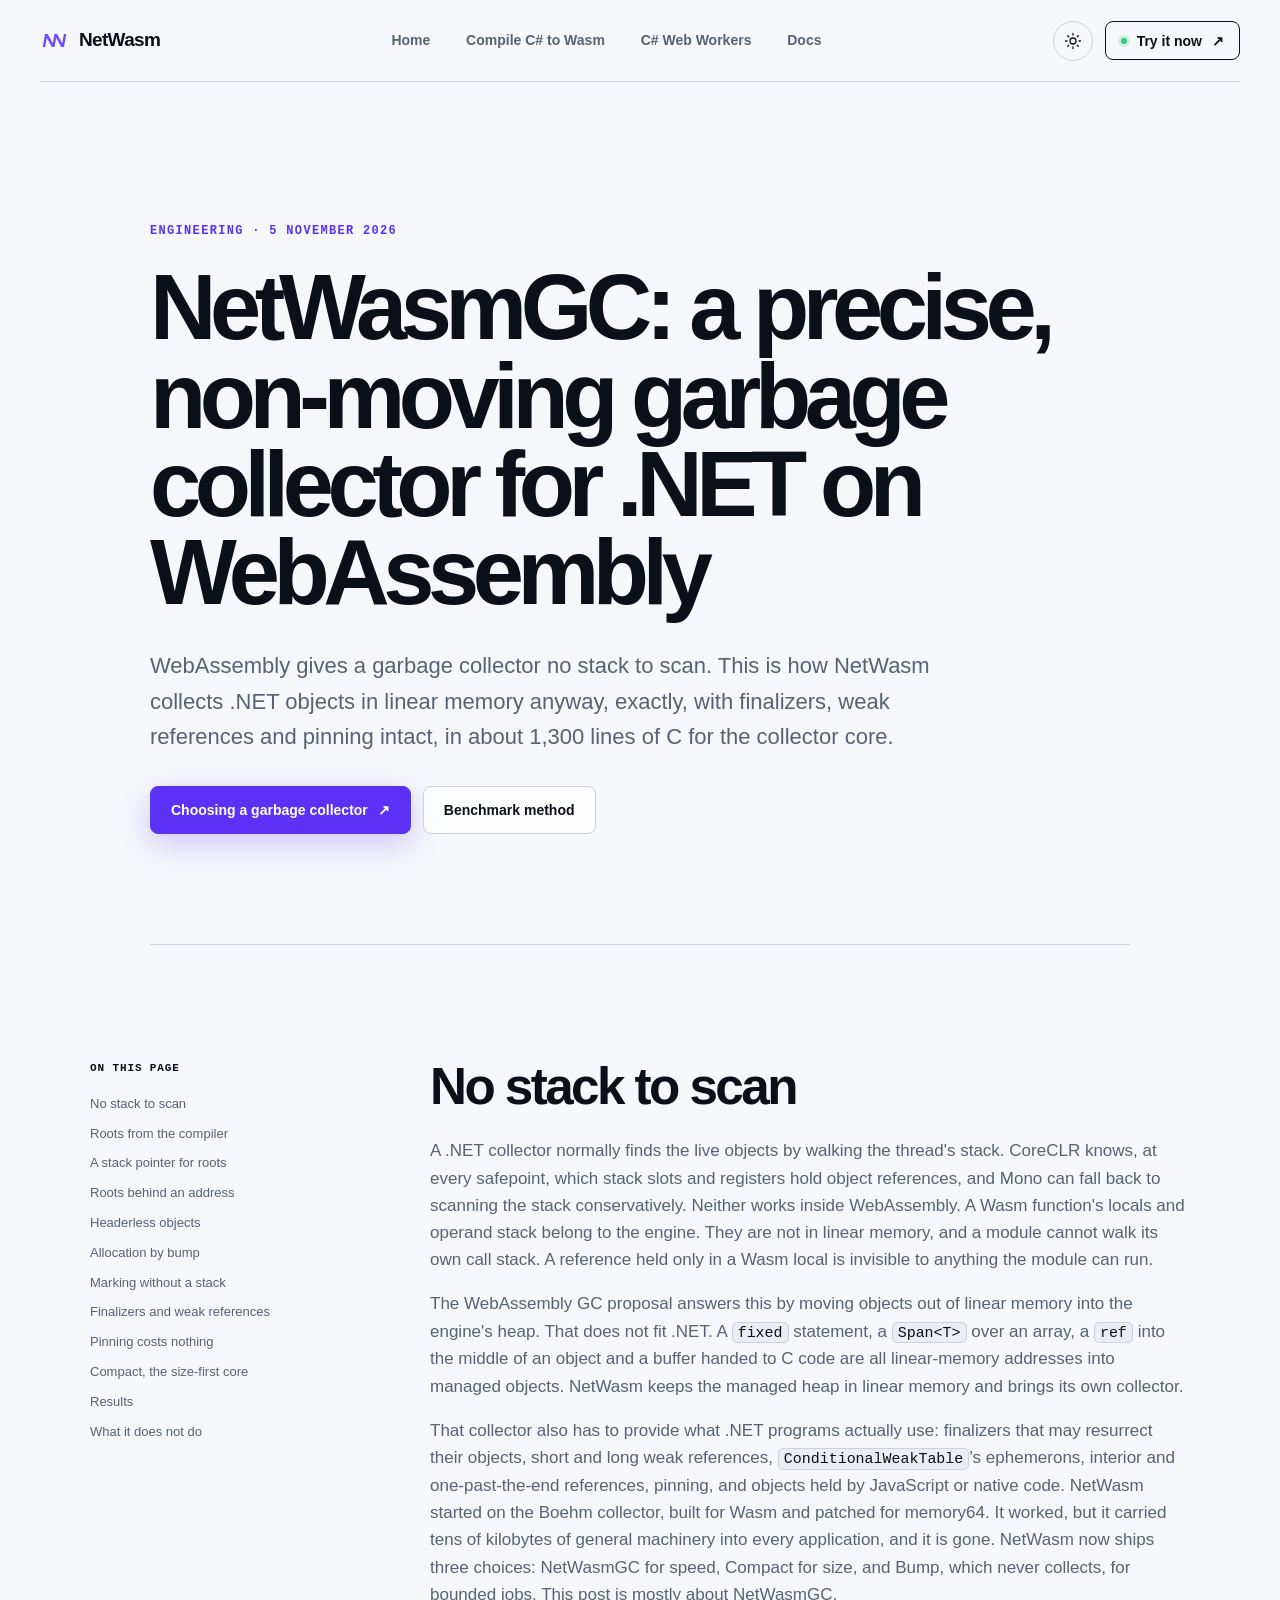
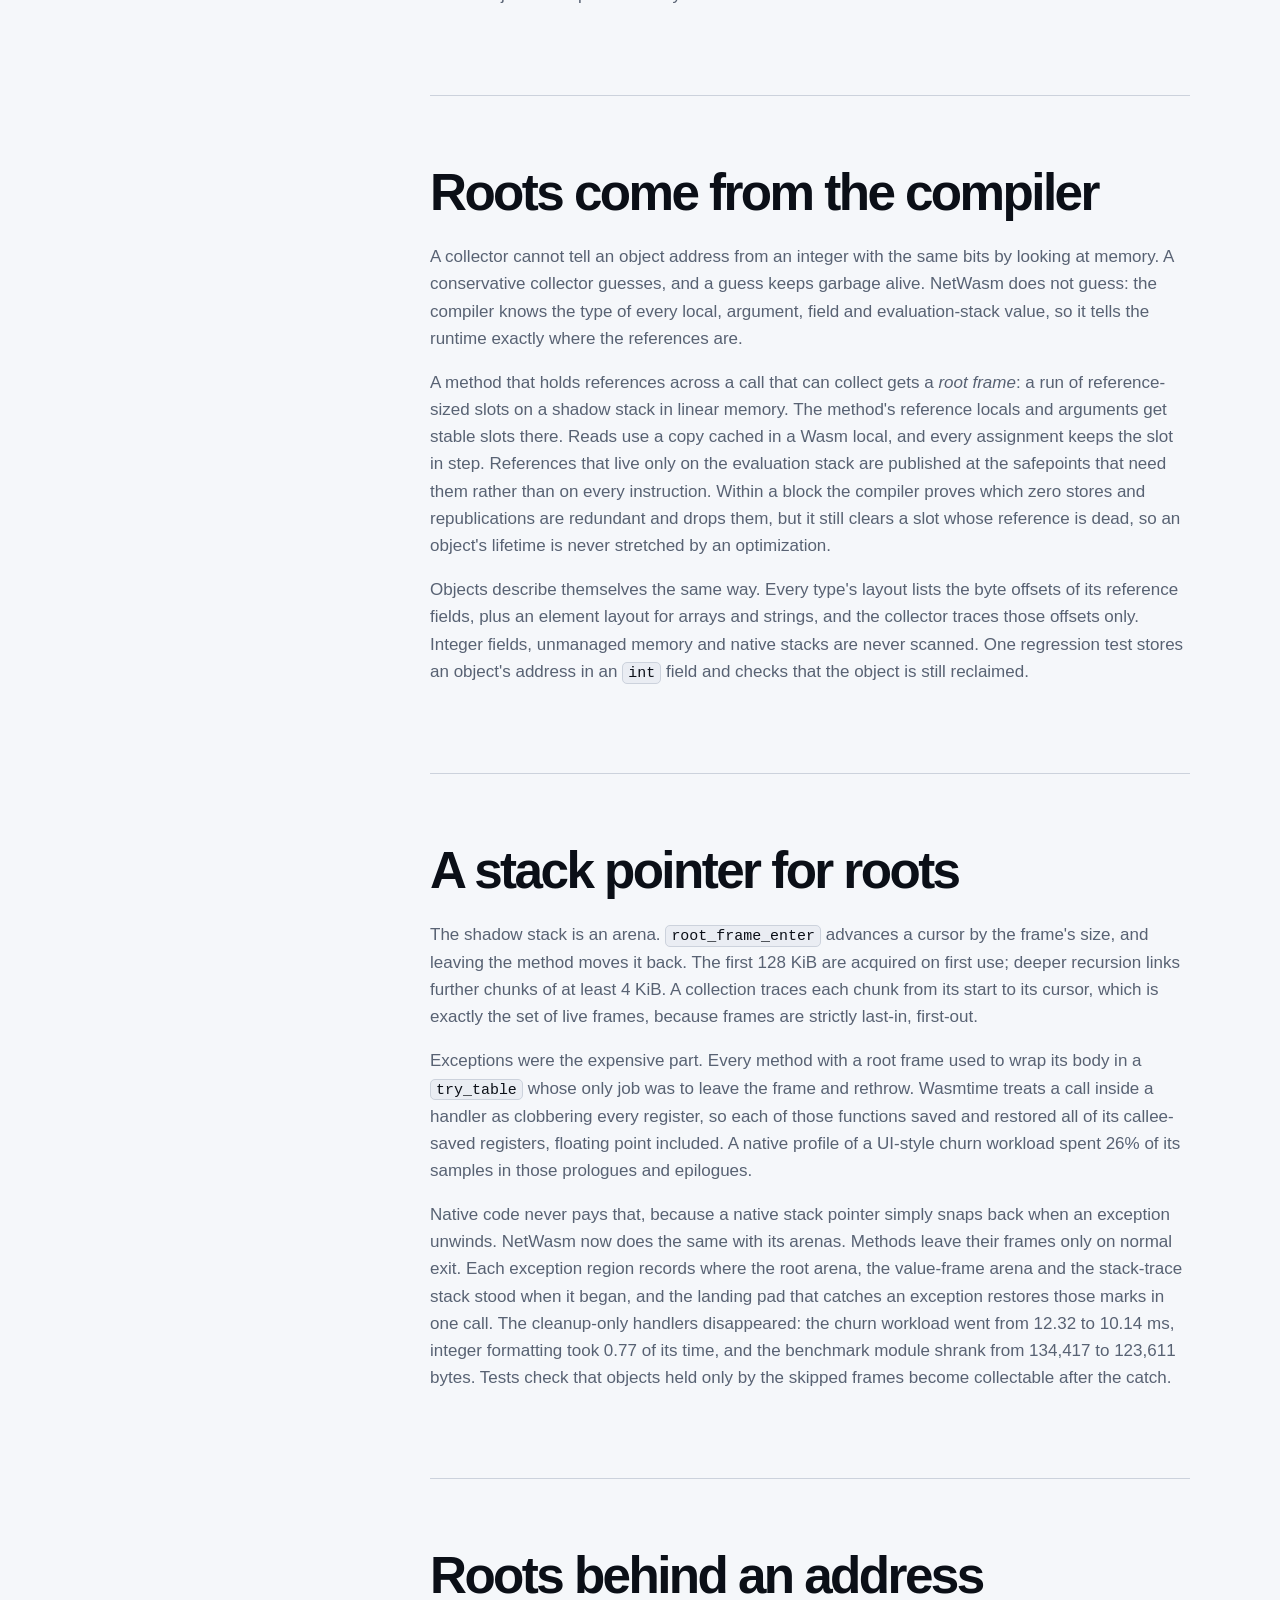
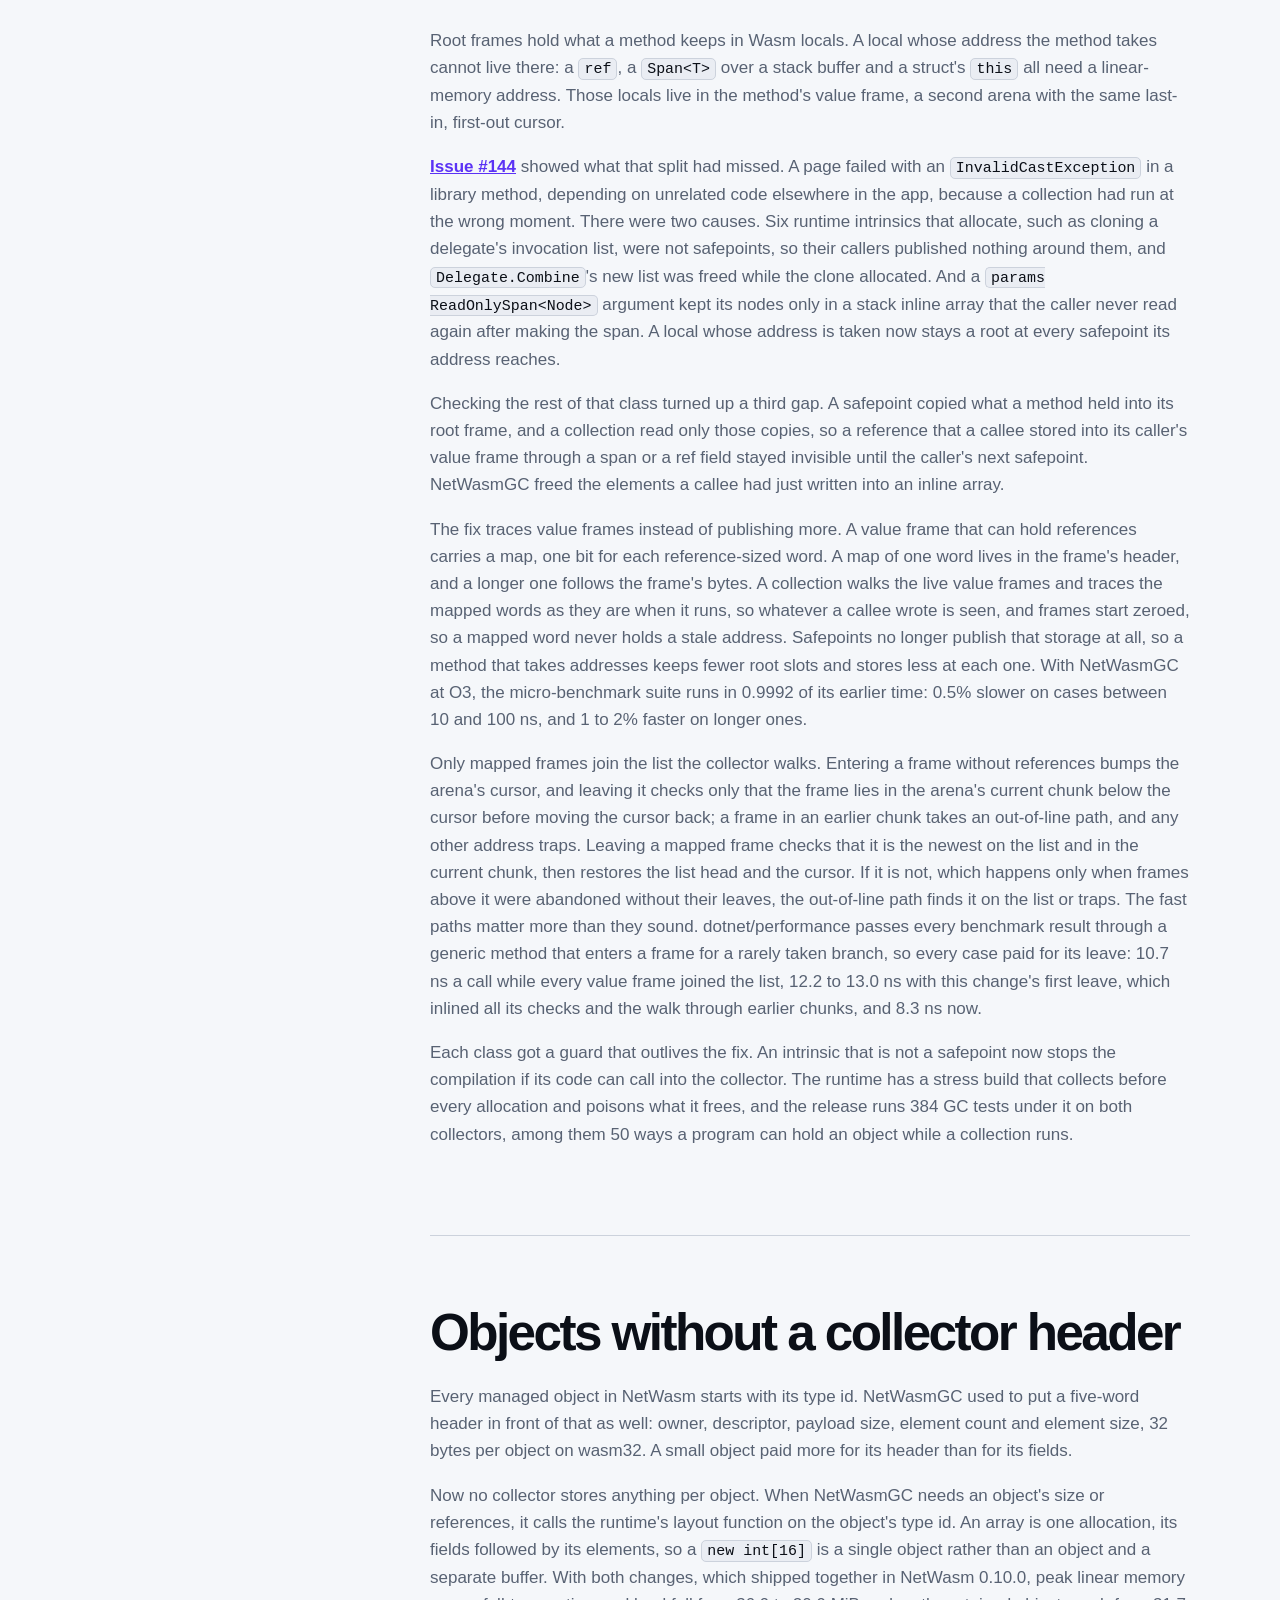
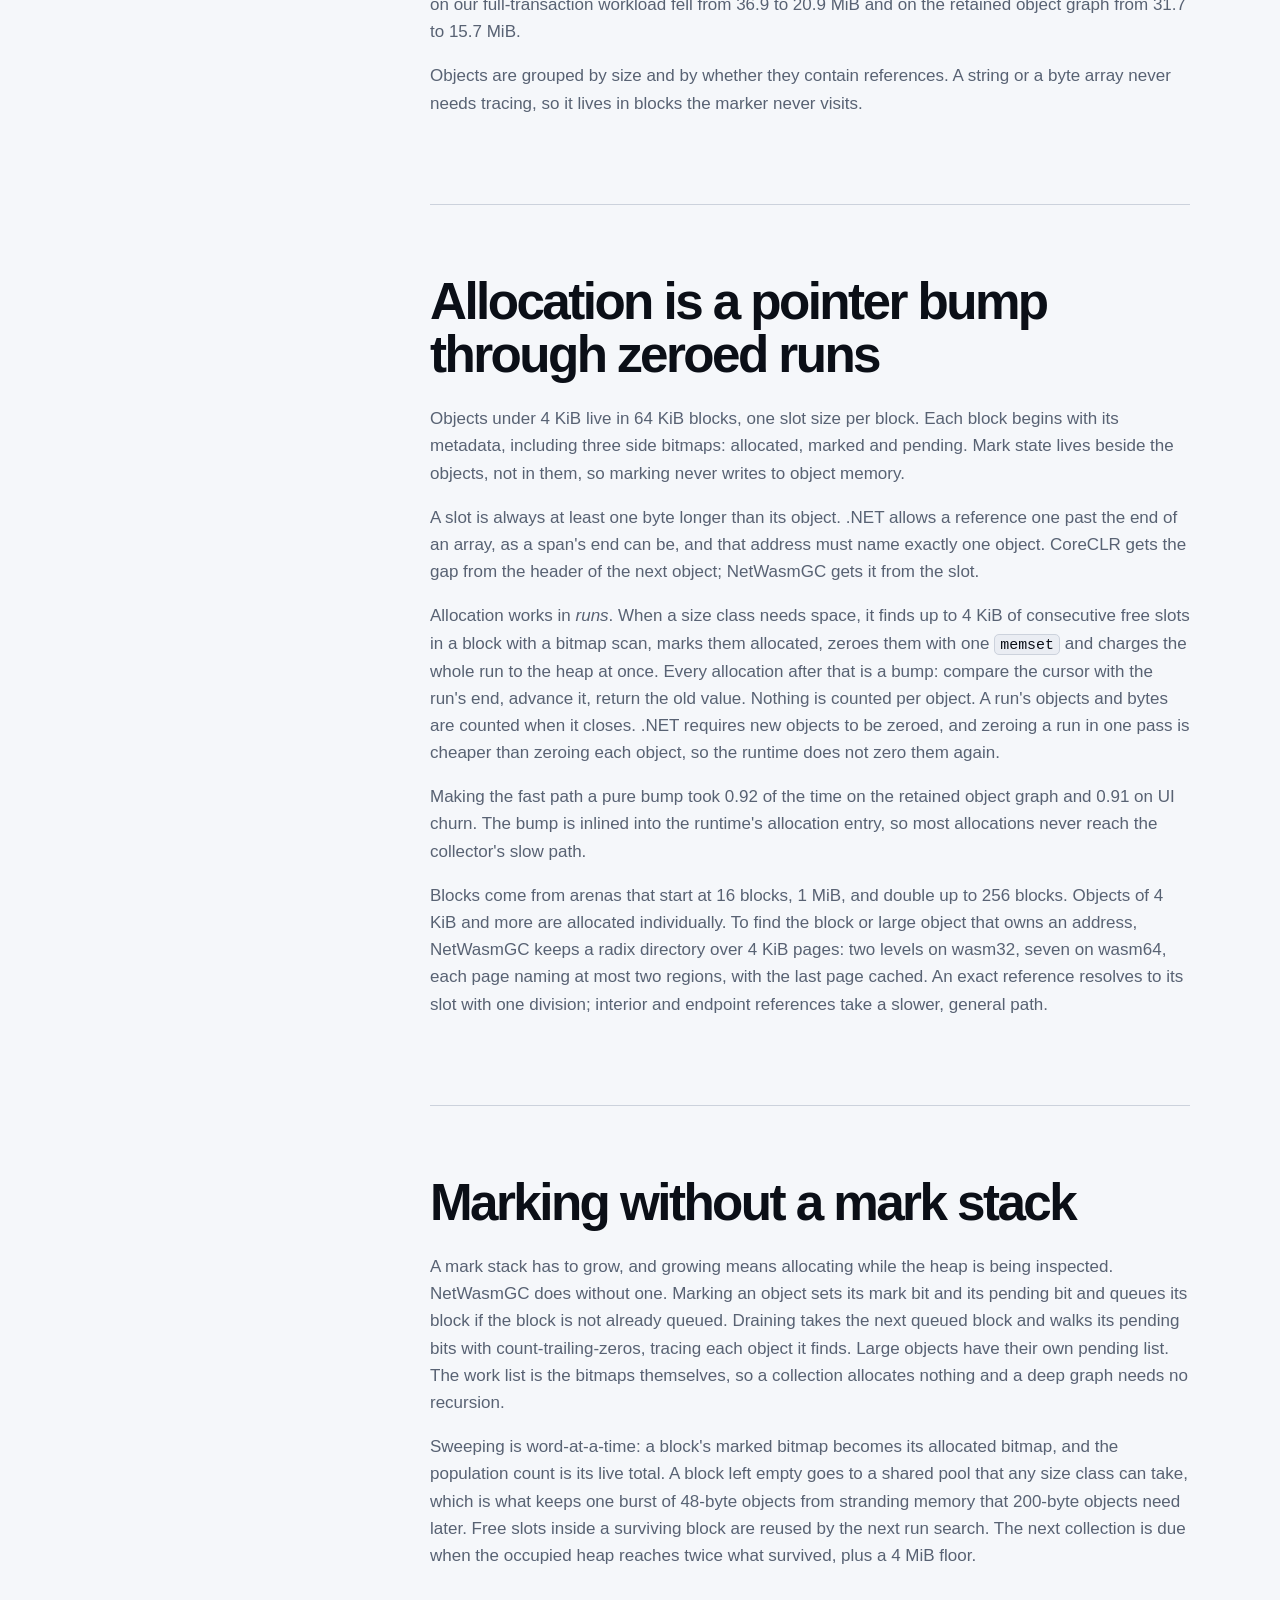
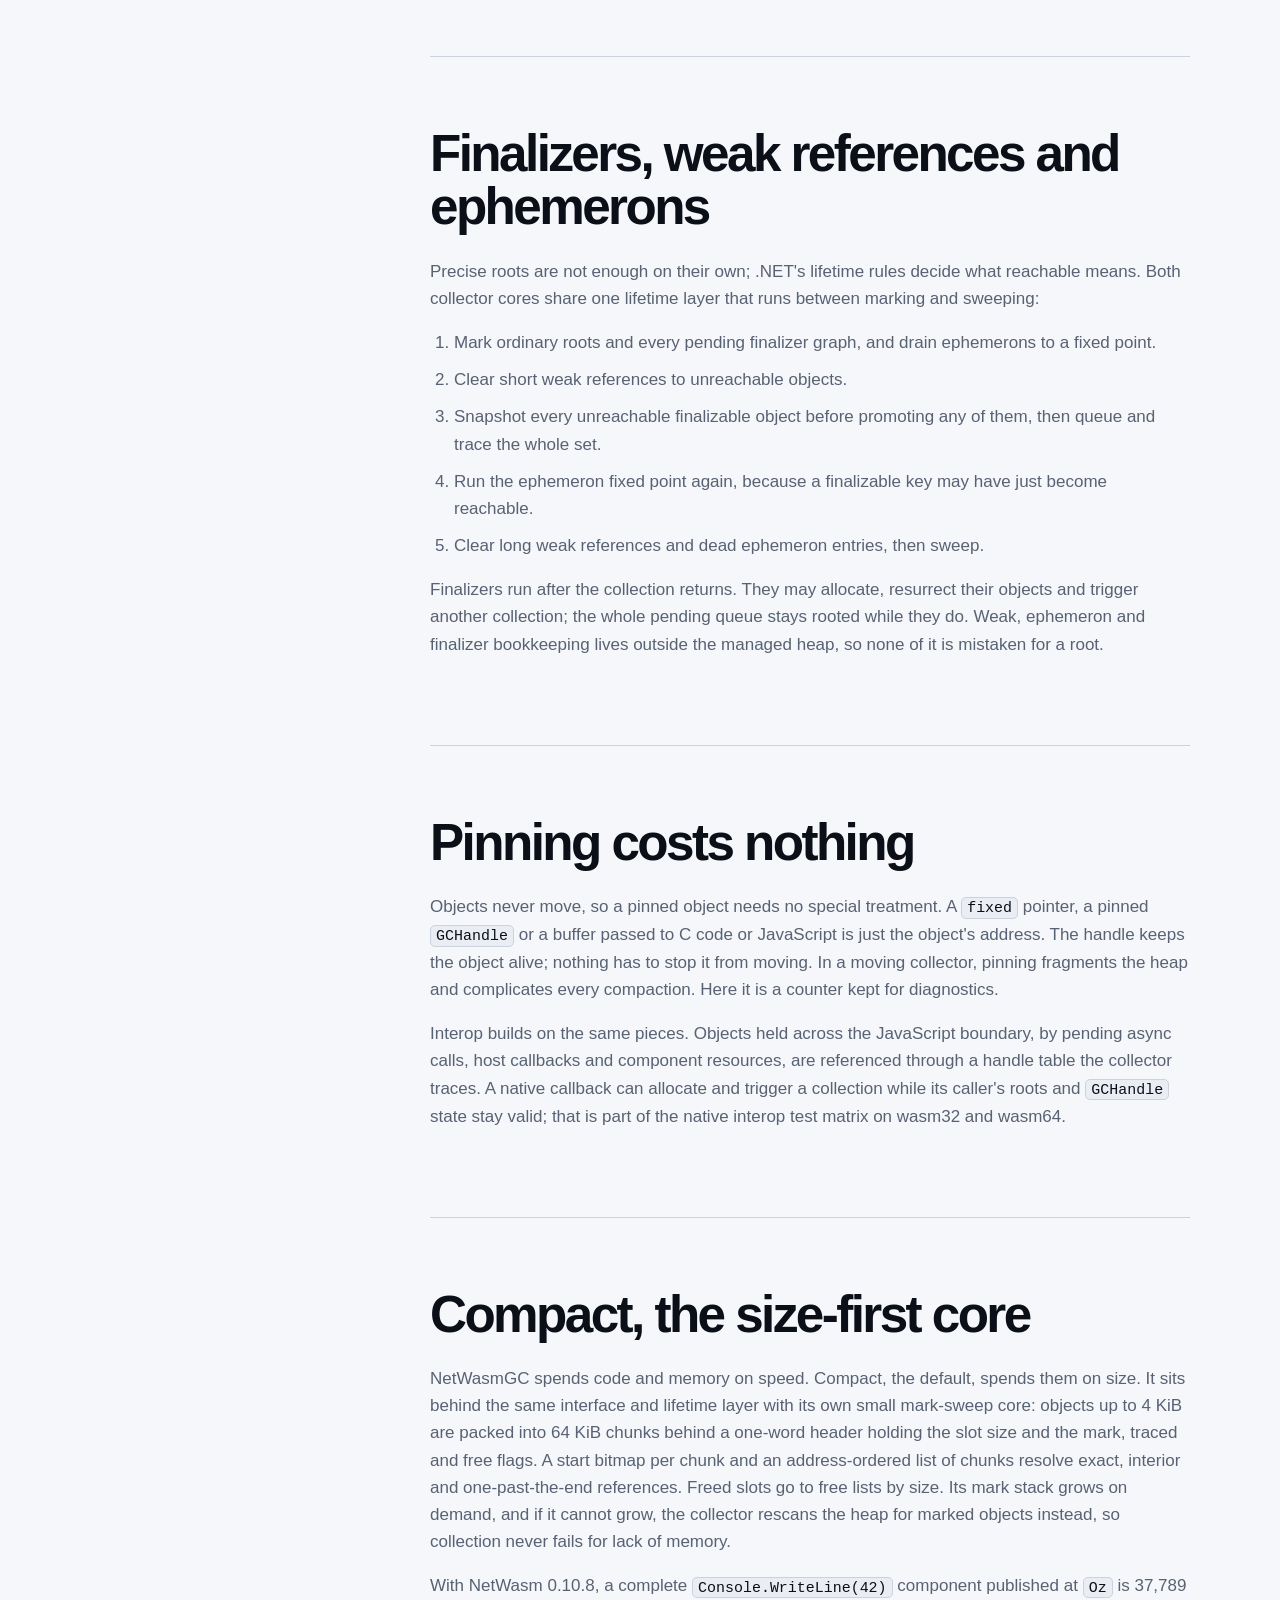
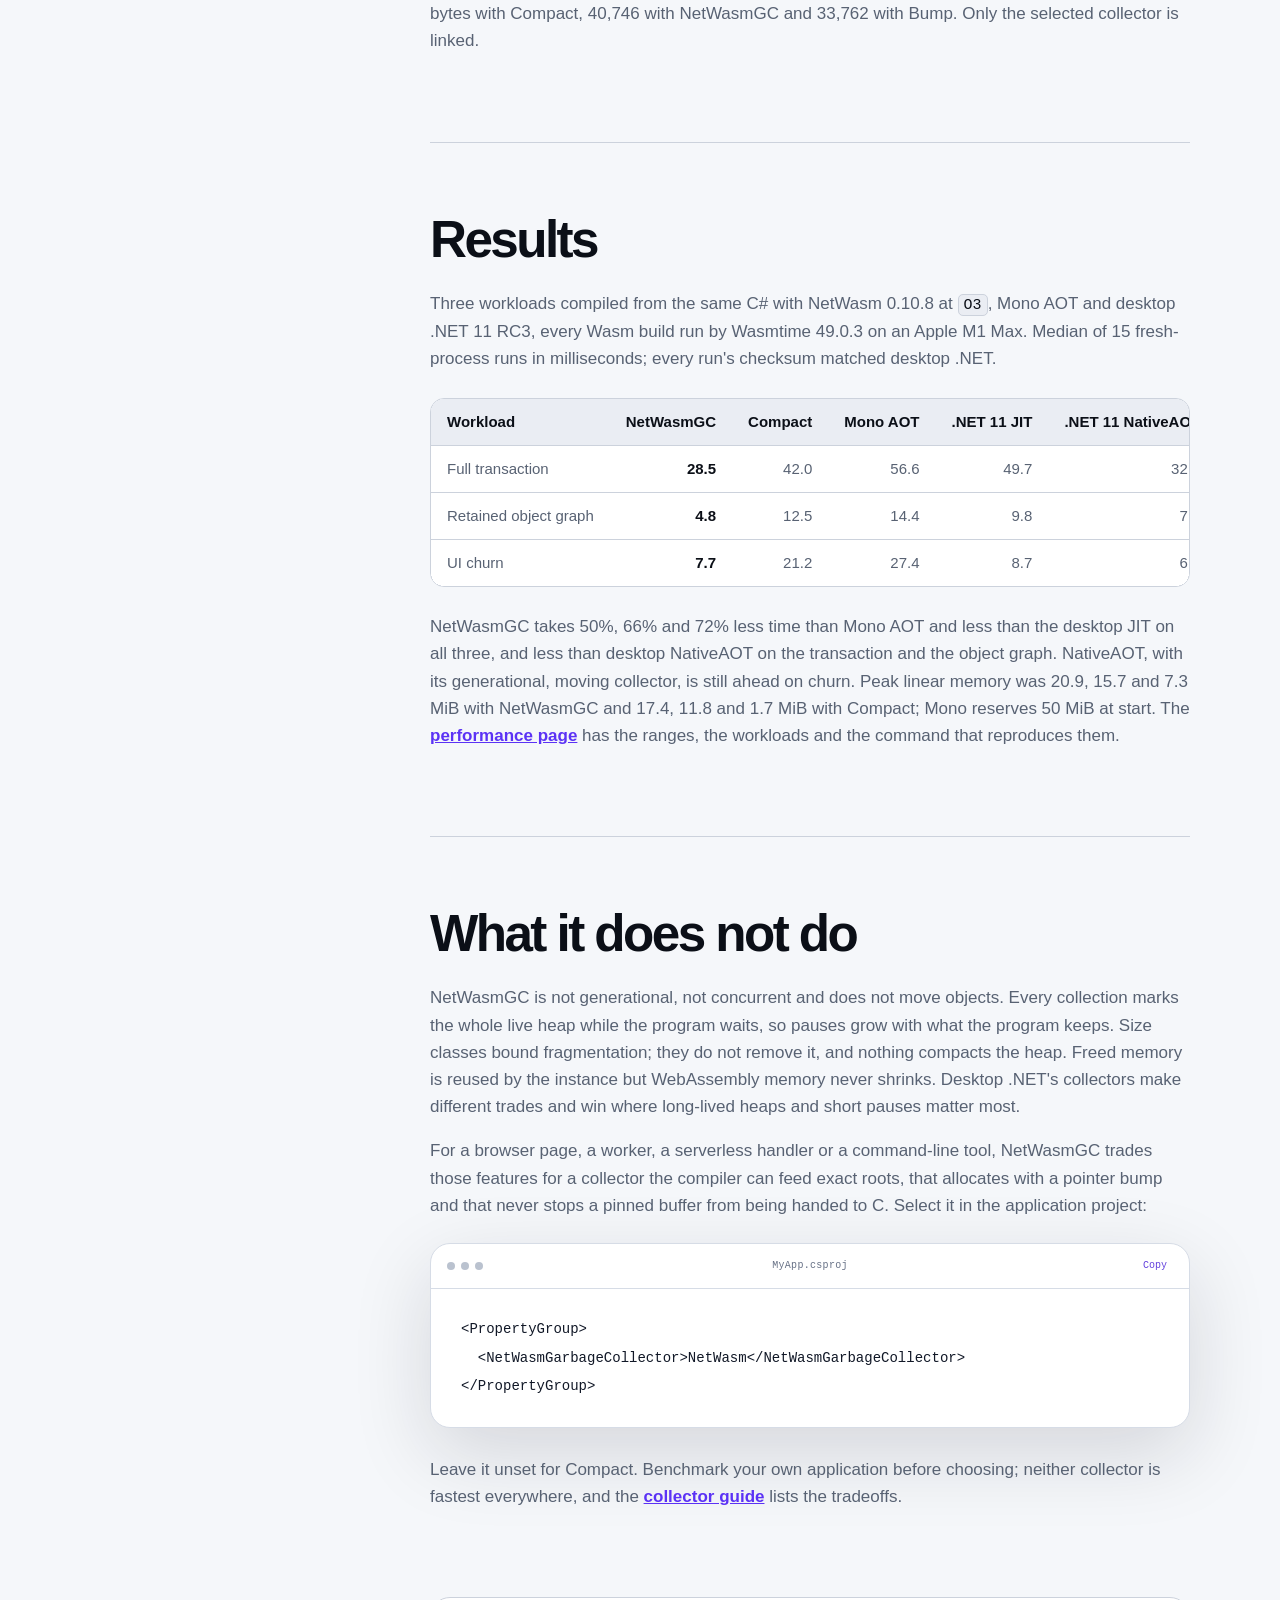
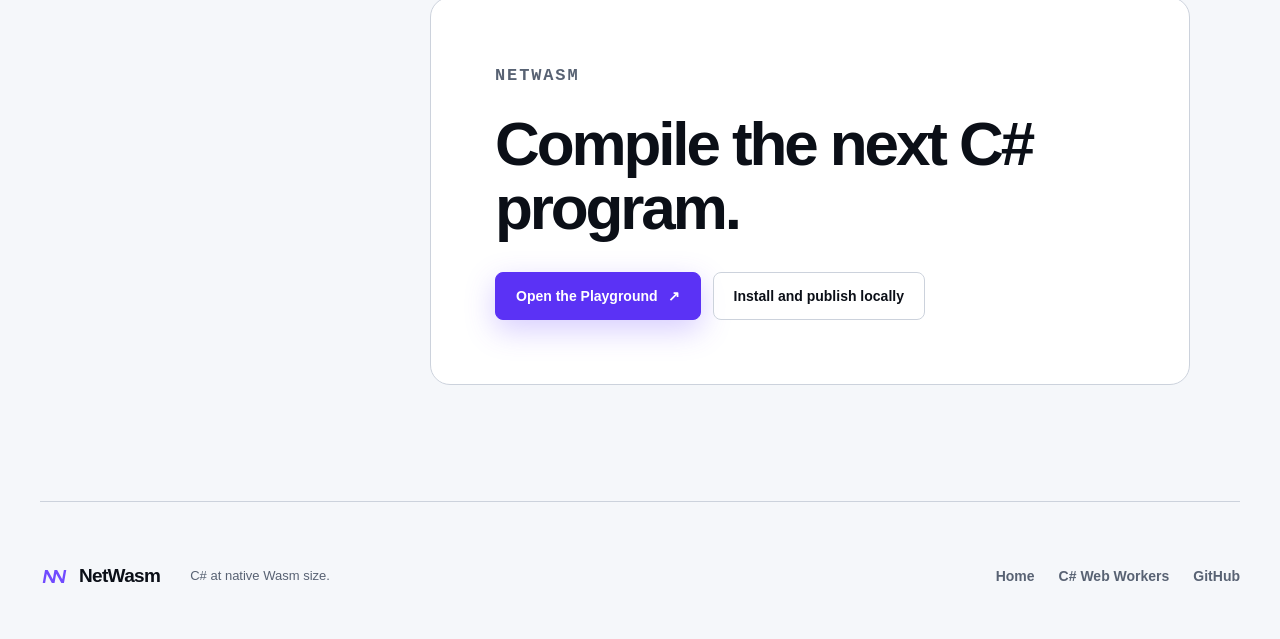
<file: blog/netwasmgc/index.html>
<!doctype html>
<html lang="en">
  <head>
    <meta charset="utf-8">
    <meta name="viewport" content="width=device-width, initial-scale=1">
    <meta name="theme-color" content="#080b10" media="(prefers-color-scheme: dark)">
    <meta name="theme-color" content="#f6f8fb" media="(prefers-color-scheme: light)">
    <meta name="description" content="How NetWasm collects .NET garbage in WebAssembly linear memory: compiler-published roots, a shadow stack that rewinds like a stack pointer, headerless objects, zeroed runs, side bitmaps and free pinning.">
    <meta property="og:type" content="article">
    <meta property="og:title" content="NetWasmGC: A Precise, Non-Moving Garbage Collector for .NET on WebAssembly">
    <meta property="og:description" content="Compiler-published roots, a rewinding shadow stack, headerless objects and bump allocation from zeroed runs.">
    <meta property="og:url" content="https://www.netwasm.com/blog/netwasmgc/">
    <meta property="og:image" content="https://www.netwasm.com/og-card-27583.png">
    <meta name="twitter:card" content="summary_large_image">
    <meta name="twitter:title" content="NetWasmGC: A Precise, Non-Moving Garbage Collector for .NET on WebAssembly">
    <meta name="twitter:description" content="Compiler-published roots, a rewinding shadow stack, headerless objects and bump allocation from zeroed runs.">
    <meta name="twitter:image" content="https://www.netwasm.com/og-card-27583.png">
    <link rel="canonical" href="https://www.netwasm.com/blog/netwasmgc/">
    <link rel="icon" href="../../favicon-slanted.svg" type="image/svg+xml" sizes="any">
    <link rel="icon" href="../../favicon-slanted-32.png" type="image/png" sizes="32x32">
    <link rel="apple-touch-icon" href="../../apple-touch-icon-slanted.png" sizes="180x180">
    <title>NetWasmGC: A Precise, Non-Moving Garbage Collector for .NET on WebAssembly</title>
    <script type="application/ld+json">
      {
        "@context": "https://schema.org",
        "@type": "TechArticle",
        "headline": "NetWasmGC: A Precise, Non-Moving Garbage Collector for .NET on WebAssembly",
        "description": "How NetWasm collects .NET garbage in WebAssembly linear memory.",
        "datePublished": "2026-11-05",
        "dateModified": "2026-11-05",
        "url": "https://www.netwasm.com/blog/netwasmgc/",
        "mainEntityOfPage": "https://www.netwasm.com/blog/netwasmgc/"
      }
    </script>
    <link rel="stylesheet" href="../../styles.css">
    <script src="../../site.js" defer></script>
  </head>
  <body class="guide-page">
    <a class="skip-link" href="#main">Skip to content</a>
    <header class="site-header">
      <a class="brand" href="../../" aria-label="NetWasm home"><svg class="brand-mark" viewBox="0 0 40 40" aria-hidden="true"><path d="M3.76 29.00 6.94 11.00 10.62 11.00 17.66 23.90 19.94 11.00 23.62 11.00 30.66 23.90 32.94 11.00 36.24 11.00 33.06 29.00 29.38 29.00 22.34 16.10 20.06 29.00 16.38 29.00 9.34 16.10 7.06 29.00Z"/></svg><span>NetWasm</span></a>
      <nav aria-label="Primary navigation">
        <a href="../../">Home</a>
        <a href="../../compile-csharp-to-webassembly/">Compile C# to Wasm</a>
        <a href="../../guides/csharp-web-worker/">C# Web Workers</a>
        <a href="https://github.com/zion-sati/NetWasm/blob/main/docs/index.md" target="_blank" rel="noopener noreferrer">Docs</a>
      </nav>
      <div class="header-actions">
        <button class="theme-toggle" type="button" aria-label="Change color theme" title="Change color theme"><svg class="sun" viewBox="0 0 24 24" aria-hidden="true"><circle cx="12" cy="12" r="4"/><path d="M12 2v2M12 20v2M4.93 4.93l1.42 1.42M17.66 17.66l1.41 1.41M2 12h2M20 12h2M4.93 19.07l1.42-1.42M17.66 6.34l1.41-1.41"/></svg><svg class="moon" viewBox="0 0 24 24" aria-hidden="true"><path d="M20.4 15.5A9 9 0 0 1 8.5 3.6 9 9 0 1 0 20.4 15.5Z"/></svg></button>
        <a class="button button-small playground-link" href="https://playground.netwasm.com/" target="_blank" rel="noopener noreferrer"><i></i> Try it now <span aria-hidden="true">↗</span></a>
      </div>
    </header>

    <main id="main">
      <header class="guide-hero">
        <p class="section-kicker">Engineering · 5 November 2026</p>
        <h1>NetWasmGC: a precise, non-moving garbage collector for .NET on WebAssembly</h1>
        <p>WebAssembly gives a garbage collector no stack to scan. This is how NetWasm collects .NET objects in linear memory anyway, exactly, with finalizers, weak references and pinning intact, in about 1,300 lines of C for the collector core.</p>
        <div class="guide-actions">
          <a class="button button-primary" href="https://github.com/zion-sati/NetWasm/blob/main/docs/runtime-garbage-collection.md" target="_blank" rel="noopener noreferrer">Choosing a garbage collector <span aria-hidden="true">↗</span></a>
          <a class="button button-quiet" href="https://github.com/zion-sati/NetWasm/blob/main/docs/performance.md" target="_blank" rel="noopener noreferrer">Benchmark method</a>
        </div>
      </header>

      <div class="guide-layout">
        <aside class="guide-toc" aria-label="On this page">
          <strong>On this page</strong>
          <a href="#problem">No stack to scan</a>
          <a href="#roots">Roots from the compiler</a>
          <a href="#rewind">A stack pointer for roots</a>
          <a href="#addresses">Roots behind an address</a>
          <a href="#headerless">Headerless objects</a>
          <a href="#allocation">Allocation by bump</a>
          <a href="#marking">Marking without a stack</a>
          <a href="#lifetimes">Finalizers and weak references</a>
          <a href="#pinning">Pinning costs nothing</a>
          <a href="#compact">Compact, the size-first core</a>
          <a href="#results">Results</a>
          <a href="#limits">What it does not do</a>
        </aside>

        <article class="guide-content">
          <section id="problem">
            <h2>No stack to scan</h2>
            <p>A .NET collector normally finds the live objects by walking the thread's stack. CoreCLR knows, at every safepoint, which stack slots and registers hold object references, and Mono can fall back to scanning the stack conservatively. Neither works inside WebAssembly. A Wasm function's locals and operand stack belong to the engine. They are not in linear memory, and a module cannot walk its own call stack. A reference held only in a Wasm local is invisible to anything the module can run.</p>
            <p>The WebAssembly GC proposal answers this by moving objects out of linear memory into the engine's heap. That does not fit .NET. A <code>fixed</code> statement, a <code>Span&lt;T&gt;</code> over an array, a <code>ref</code> into the middle of an object and a buffer handed to C code are all linear-memory addresses into managed objects. NetWasm keeps the managed heap in linear memory and brings its own collector.</p>
            <p>That collector also has to provide what .NET programs actually use: finalizers that may resurrect their objects, short and long weak references, <code>ConditionalWeakTable</code>'s ephemerons, interior and one-past-the-end references, pinning, and objects held by JavaScript or native code. NetWasm started on the Boehm collector, built for Wasm and patched for memory64. It worked, but it carried tens of kilobytes of general machinery into every application, and it is gone. NetWasm now ships three choices: NetWasmGC for speed, Compact for size, and Bump, which never collects, for bounded jobs. This post is mostly about NetWasmGC.</p>
          </section>

          <section id="roots">
            <h2>Roots come from the compiler</h2>
            <p>A collector cannot tell an object address from an integer with the same bits by looking at memory. A conservative collector guesses, and a guess keeps garbage alive. NetWasm does not guess: the compiler knows the type of every local, argument, field and evaluation-stack value, so it tells the runtime exactly where the references are.</p>
            <p>A method that holds references across a call that can collect gets a <em>root frame</em>: a run of reference-sized slots on a shadow stack in linear memory. The method's reference locals and arguments get stable slots there. Reads use a copy cached in a Wasm local, and every assignment keeps the slot in step. References that live only on the evaluation stack are published at the safepoints that need them rather than on every instruction. Within a block the compiler proves which zero stores and republications are redundant and drops them, but it still clears a slot whose reference is dead, so an object's lifetime is never stretched by an optimization.</p>
            <p>Objects describe themselves the same way. Every type's layout lists the byte offsets of its reference fields, plus an element layout for arrays and strings, and the collector traces those offsets only. Integer fields, unmanaged memory and native stacks are never scanned. One regression test stores an object's address in an <code>int</code> field and checks that the object is still reclaimed.</p>
          </section>

          <section id="rewind">
            <h2>A stack pointer for roots</h2>
            <p>The shadow stack is an arena. <code>root_frame_enter</code> advances a cursor by the frame's size, and leaving the method moves it back. The first 128 KiB are acquired on first use; deeper recursion links further chunks of at least 4 KiB. A collection traces each chunk from its start to its cursor, which is exactly the set of live frames, because frames are strictly last-in, first-out.</p>
            <p>Exceptions were the expensive part. Every method with a root frame used to wrap its body in a <code>try_table</code> whose only job was to leave the frame and rethrow. Wasmtime treats a call inside a handler as clobbering every register, so each of those functions saved and restored all of its callee-saved registers, floating point included. A native profile of a UI-style churn workload spent 26% of its samples in those prologues and epilogues.</p>
            <p>Native code never pays that, because a native stack pointer simply snaps back when an exception unwinds. NetWasm now does the same with its arenas. Methods leave their frames only on normal exit. Each exception region records where the root arena, the value-frame arena and the stack-trace stack stood when it began, and the landing pad that catches an exception restores those marks in one call. The cleanup-only handlers disappeared: the churn workload went from 12.32 to 10.14 ms, integer formatting took 0.77 of its time, and the benchmark module shrank from 134,417 to 123,611 bytes. Tests check that objects held only by the skipped frames become collectable after the catch.</p>
          </section>

          <section id="addresses">
            <h2>Roots behind an address</h2>
            <p>Root frames hold what a method keeps in Wasm locals. A local whose address the method takes cannot live there: a <code>ref</code>, a <code>Span&lt;T&gt;</code> over a stack buffer and a struct's <code>this</code> all need a linear-memory address. Those locals live in the method's value frame, a second arena with the same last-in, first-out cursor.</p>
            <p><a href="https://github.com/zion-sati/NetWasm/issues/144">Issue #144</a> showed what that split had missed. A page failed with an <code>InvalidCastException</code> in a library method, depending on unrelated code elsewhere in the app, because a collection had run at the wrong moment. There were two causes. Six runtime intrinsics that allocate, such as cloning a delegate's invocation list, were not safepoints, so their callers published nothing around them, and <code>Delegate.Combine</code>'s new list was freed while the clone allocated. And a <code>params ReadOnlySpan&lt;Node&gt;</code> argument kept its nodes only in a stack inline array that the caller never read again after making the span. A local whose address is taken now stays a root at every safepoint its address reaches.</p>
            <p>Checking the rest of that class turned up a third gap. A safepoint copied what a method held into its root frame, and a collection read only those copies, so a reference that a callee stored into its caller's value frame through a span or a ref field stayed invisible until the caller's next safepoint. NetWasmGC freed the elements a callee had just written into an inline array.</p>
            <p>The fix traces value frames instead of publishing more. A value frame that can hold references carries a map, one bit for each reference-sized word. A map of one word lives in the frame's header, and a longer one follows the frame's bytes. A collection walks the live value frames and traces the mapped words as they are when it runs, so whatever a callee wrote is seen, and frames start zeroed, so a mapped word never holds a stale address. Safepoints no longer publish that storage at all, so a method that takes addresses keeps fewer root slots and stores less at each one. With NetWasmGC at O3, the micro-benchmark suite runs in 0.9992 of its earlier time: 0.5% slower on cases between 10 and 100 ns, and 1 to 2% faster on longer ones.</p>
            <p>Only mapped frames join the list the collector walks. Entering a frame without references bumps the arena's cursor, and leaving it checks only that the frame lies in the arena's current chunk below the cursor before moving the cursor back; a frame in an earlier chunk takes an out-of-line path, and any other address traps. Leaving a mapped frame checks that it is the newest on the list and in the current chunk, then restores the list head and the cursor. If it is not, which happens only when frames above it were abandoned without their leaves, the out-of-line path finds it on the list or traps. The fast paths matter more than they sound. dotnet/performance passes every benchmark result through a generic method that enters a frame for a rarely taken branch, so every case paid for its leave: 10.7 ns a call while every value frame joined the list, 12.2 to 13.0 ns with this change's first leave, which inlined all its checks and the walk through earlier chunks, and 8.3 ns now.</p>
            <p>Each class got a guard that outlives the fix. An intrinsic that is not a safepoint now stops the compilation if its code can call into the collector. The runtime has a stress build that collects before every allocation and poisons what it frees, and the release runs 384 GC tests under it on both collectors, among them 50 ways a program can hold an object while a collection runs.</p>
          </section>

          <section id="headerless">
            <h2>Objects without a collector header</h2>
            <p>Every managed object in NetWasm starts with its type id. NetWasmGC used to put a five-word header in front of that as well: owner, descriptor, payload size, element count and element size, 32 bytes per object on wasm32. A small object paid more for its header than for its fields.</p>
            <p>Now no collector stores anything per object. When NetWasmGC needs an object's size or references, it calls the runtime's layout function on the object's type id. An array is one allocation, its fields followed by its elements, so a <code>new int[16]</code> is a single object rather than an object and a separate buffer. With both changes, which shipped together in NetWasm 0.10.0, peak linear memory on our full-transaction workload fell from 36.9 to 20.9 MiB and on the retained object graph from 31.7 to 15.7 MiB.</p>
            <p>Objects are grouped by size and by whether they contain references. A string or a byte array never needs tracing, so it lives in blocks the marker never visits.</p>
          </section>

          <section id="allocation">
            <h2>Allocation is a pointer bump through zeroed runs</h2>
            <p>Objects under 4 KiB live in 64 KiB blocks, one slot size per block. Each block begins with its metadata, including three side bitmaps: allocated, marked and pending. Mark state lives beside the objects, not in them, so marking never writes to object memory.</p>
            <p>A slot is always at least one byte longer than its object. .NET allows a reference one past the end of an array, as a span's end can be, and that address must name exactly one object. CoreCLR gets the gap from the header of the next object; NetWasmGC gets it from the slot.</p>
            <p>Allocation works in <em>runs</em>. When a size class needs space, it finds up to 4 KiB of consecutive free slots in a block with a bitmap scan, marks them allocated, zeroes them with one <code>memset</code> and charges the whole run to the heap at once. Every allocation after that is a bump: compare the cursor with the run's end, advance it, return the old value. Nothing is counted per object. A run's objects and bytes are counted when it closes. .NET requires new objects to be zeroed, and zeroing a run in one pass is cheaper than zeroing each object, so the runtime does not zero them again.</p>
            <p>Making the fast path a pure bump took 0.92 of the time on the retained object graph and 0.91 on UI churn. The bump is inlined into the runtime's allocation entry, so most allocations never reach the collector's slow path.</p>
            <p>Blocks come from arenas that start at 16 blocks, 1 MiB, and double up to 256 blocks. Objects of 4 KiB and more are allocated individually. To find the block or large object that owns an address, NetWasmGC keeps a radix directory over 4 KiB pages: two levels on wasm32, seven on wasm64, each page naming at most two regions, with the last page cached. An exact reference resolves to its slot with one division; interior and endpoint references take a slower, general path.</p>
          </section>

          <section id="marking">
            <h2>Marking without a mark stack</h2>
            <p>A mark stack has to grow, and growing means allocating while the heap is being inspected. NetWasmGC does without one. Marking an object sets its mark bit and its pending bit and queues its block if the block is not already queued. Draining takes the next queued block and walks its pending bits with count-trailing-zeros, tracing each object it finds. Large objects have their own pending list. The work list is the bitmaps themselves, so a collection allocates nothing and a deep graph needs no recursion.</p>
            <p>Sweeping is word-at-a-time: a block's marked bitmap becomes its allocated bitmap, and the population count is its live total. A block left empty goes to a shared pool that any size class can take, which is what keeps one burst of 48-byte objects from stranding memory that 200-byte objects need later. Free slots inside a surviving block are reused by the next run search. The next collection is due when the occupied heap reaches twice what survived, plus a 4 MiB floor.</p>
          </section>

          <section id="lifetimes">
            <h2>Finalizers, weak references and ephemerons</h2>
            <p>Precise roots are not enough on their own; .NET's lifetime rules decide what reachable means. Both collector cores share one lifetime layer that runs between marking and sweeping:</p>
            <ol>
              <li>Mark ordinary roots and every pending finalizer graph, and drain ephemerons to a fixed point.</li>
              <li>Clear short weak references to unreachable objects.</li>
              <li>Snapshot every unreachable finalizable object before promoting any of them, then queue and trace the whole set.</li>
              <li>Run the ephemeron fixed point again, because a finalizable key may have just become reachable.</li>
              <li>Clear long weak references and dead ephemeron entries, then sweep.</li>
            </ol>
            <p>Finalizers run after the collection returns. They may allocate, resurrect their objects and trigger another collection; the whole pending queue stays rooted while they do. Weak, ephemeron and finalizer bookkeeping lives outside the managed heap, so none of it is mistaken for a root.</p>
          </section>

          <section id="pinning">
            <h2>Pinning costs nothing</h2>
            <p>Objects never move, so a pinned object needs no special treatment. A <code>fixed</code> pointer, a pinned <code>GCHandle</code> or a buffer passed to C code or JavaScript is just the object's address. The handle keeps the object alive; nothing has to stop it from moving. In a moving collector, pinning fragments the heap and complicates every compaction. Here it is a counter kept for diagnostics.</p>
            <p>Interop builds on the same pieces. Objects held across the JavaScript boundary, by pending async calls, host callbacks and component resources, are referenced through a handle table the collector traces. A native callback can allocate and trigger a collection while its caller's roots and <code>GCHandle</code> state stay valid; that is part of the native interop test matrix on wasm32 and wasm64.</p>
          </section>

          <section id="compact">
            <h2>Compact, the size-first core</h2>
            <p>NetWasmGC spends code and memory on speed. Compact, the default, spends them on size. It sits behind the same interface and lifetime layer with its own small mark-sweep core: objects up to 4 KiB are packed into 64 KiB chunks behind a one-word header holding the slot size and the mark, traced and free flags. A start bitmap per chunk and an address-ordered list of chunks resolve exact, interior and one-past-the-end references. Freed slots go to free lists by size. Its mark stack grows on demand, and if it cannot grow, the collector rescans the heap for marked objects instead, so collection never fails for lack of memory.</p>
            <p>With NetWasm 0.10.8, a complete <code>Console.WriteLine(42)</code> component published at <code>Oz</code> is 37,789 bytes with Compact, 40,746 with NetWasmGC and 33,762 with Bump. Only the selected collector is linked.</p>
          </section>

          <section id="results">
            <h2>Results</h2>
            <p>Three workloads compiled from the same C# with NetWasm 0.10.8 at <code>O3</code>, Mono AOT and desktop .NET 11 RC3, every Wasm build run by Wasmtime 49.0.3 on an Apple M1 Max. Median of 15 fresh-process runs in milliseconds; every run's checksum matched desktop .NET.</p>
            <div class="table-scroll">
              <table>
                <thead>
                  <tr><th>Workload</th><th>NetWasmGC</th><th>Compact</th><th>Mono AOT</th><th>.NET 11 JIT</th><th>.NET 11 NativeAOT</th></tr>
                </thead>
                <tbody>
                  <tr><td>Full transaction</td><td><strong>28.5</strong></td><td>42.0</td><td>56.6</td><td>49.7</td><td>32.6</td></tr>
                  <tr><td>Retained object graph</td><td><strong>4.8</strong></td><td>12.5</td><td>14.4</td><td>9.8</td><td>7.6</td></tr>
                  <tr><td>UI churn</td><td><strong>7.7</strong></td><td>21.2</td><td>27.4</td><td>8.7</td><td>6.7</td></tr>
                </tbody>
              </table>
            </div>
            <p>NetWasmGC takes 50%, 66% and 72% less time than Mono AOT and less than the desktop JIT on all three, and less than desktop NativeAOT on the transaction and the object graph. NativeAOT, with its generational, moving collector, is still ahead on churn. Peak linear memory was 20.9, 15.7 and 7.3 MiB with NetWasmGC and 17.4, 11.8 and 1.7 MiB with Compact; Mono reserves 50 MiB at start. The <a href="https://github.com/zion-sati/NetWasm/blob/main/docs/performance.md" target="_blank" rel="noopener noreferrer">performance page</a> has the ranges, the workloads and the command that reproduces them.</p>
          </section>

          <section id="limits">
            <h2>What it does not do</h2>
            <p>NetWasmGC is not generational, not concurrent and does not move objects. Every collection marks the whole live heap while the program waits, so pauses grow with what the program keeps. Size classes bound fragmentation; they do not remove it, and nothing compacts the heap. Freed memory is reused by the instance but WebAssembly memory never shrinks. Desktop .NET's collectors make different trades and win where long-lived heaps and short pauses matter most.</p>
            <p>For a browser page, a worker, a serverless handler or a command-line tool, NetWasmGC trades those features for a collector the compiler can feed exact roots, that allocates with a pointer bump and that never stops a pinned buffer from being handed to C. Select it in the application project:</p>
            <div class="terminal guide-terminal">
              <div class="terminal-bar"><span class="traffic"><i></i><i></i><i></i></span><span>MyApp.csproj</span><button class="copy-button" type="button" data-copy-target="gc-select-code">Copy</button></div>
              <!--email_off--><pre id="gc-select-code"><code>&lt;PropertyGroup&gt;
  &lt;NetWasmGarbageCollector&gt;NetWasm&lt;/NetWasmGarbageCollector&gt;
&lt;/PropertyGroup&gt;</code></pre><!--/email_off-->
            </div>
            <p>Leave it unset for Compact. Benchmark your own application before choosing; neither collector is fastest everywhere, and the <a href="https://github.com/zion-sati/NetWasm/blob/main/docs/runtime-garbage-collection.md" target="_blank" rel="noopener noreferrer">collector guide</a> lists the tradeoffs.</p>
          </section>

          <div class="guide-next">
            <p class="section-kicker">NetWasm</p>
            <h2>Compile the next C# program.</h2>
            <div class="guide-actions">
              <a class="button button-primary" href="https://playground.netwasm.com/" target="_blank" rel="noopener noreferrer">Open the Playground <span aria-hidden="true">↗</span></a>
              <a class="button button-quiet" href="../../compile-csharp-to-webassembly/">Install and publish locally</a>
            </div>
          </div>
        </article>
      </div>
    </main>

    <footer>
      <a class="brand" href="../../" aria-label="NetWasm home"><svg class="brand-mark" viewBox="0 0 40 40" aria-hidden="true"><path d="M3.76 29.00 6.94 11.00 10.62 11.00 17.66 23.90 19.94 11.00 23.62 11.00 30.66 23.90 32.94 11.00 36.24 11.00 33.06 29.00 29.38 29.00 22.34 16.10 20.06 29.00 16.38 29.00 9.34 16.10 7.06 29.00Z"/></svg><span>NetWasm</span></a>
      <p>C# at native Wasm size.</p>
      <div class="footer-links">
        <a href="../../">Home</a>
        <a href="../../guides/csharp-web-worker/">C# Web Workers</a>
        <a href="https://github.com/zion-sati/NetWasm" target="_blank" rel="noopener noreferrer">GitHub</a>
      </div>
    </footer>
  </body>
</html>
</file>
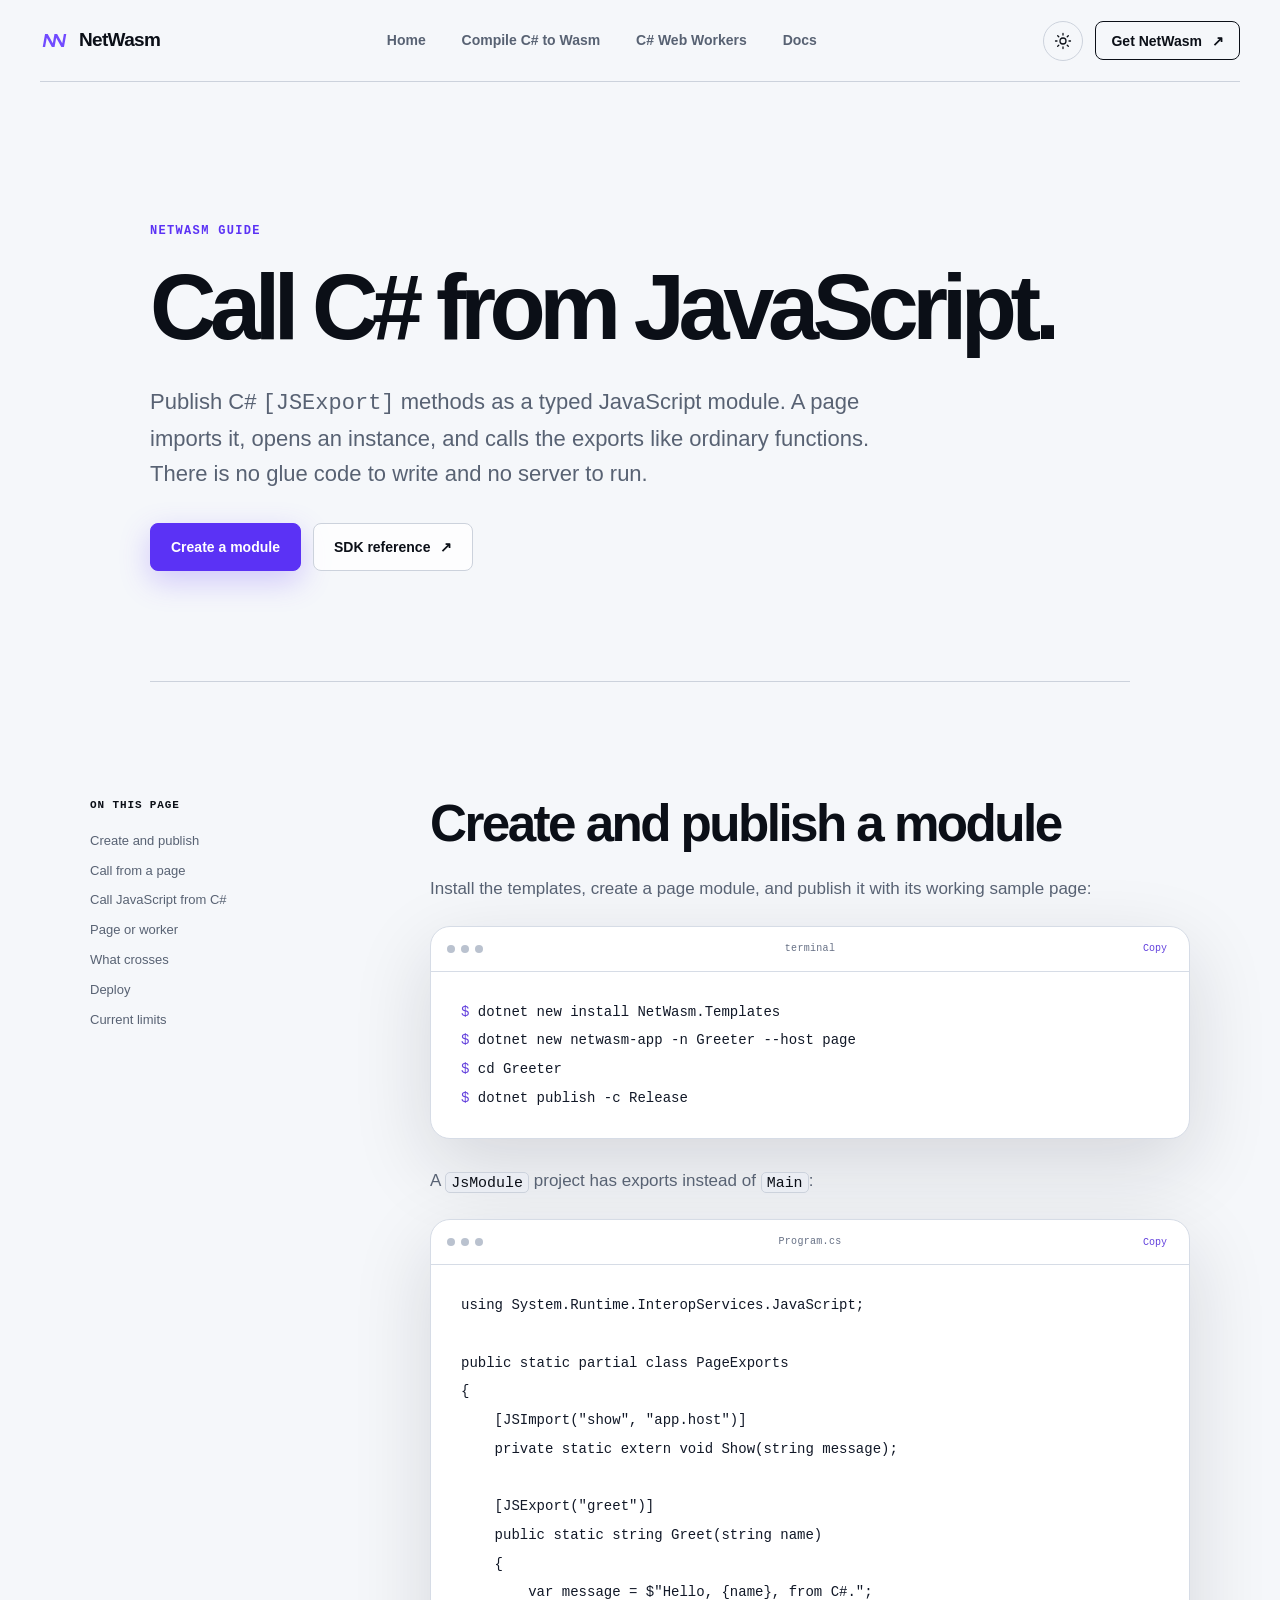
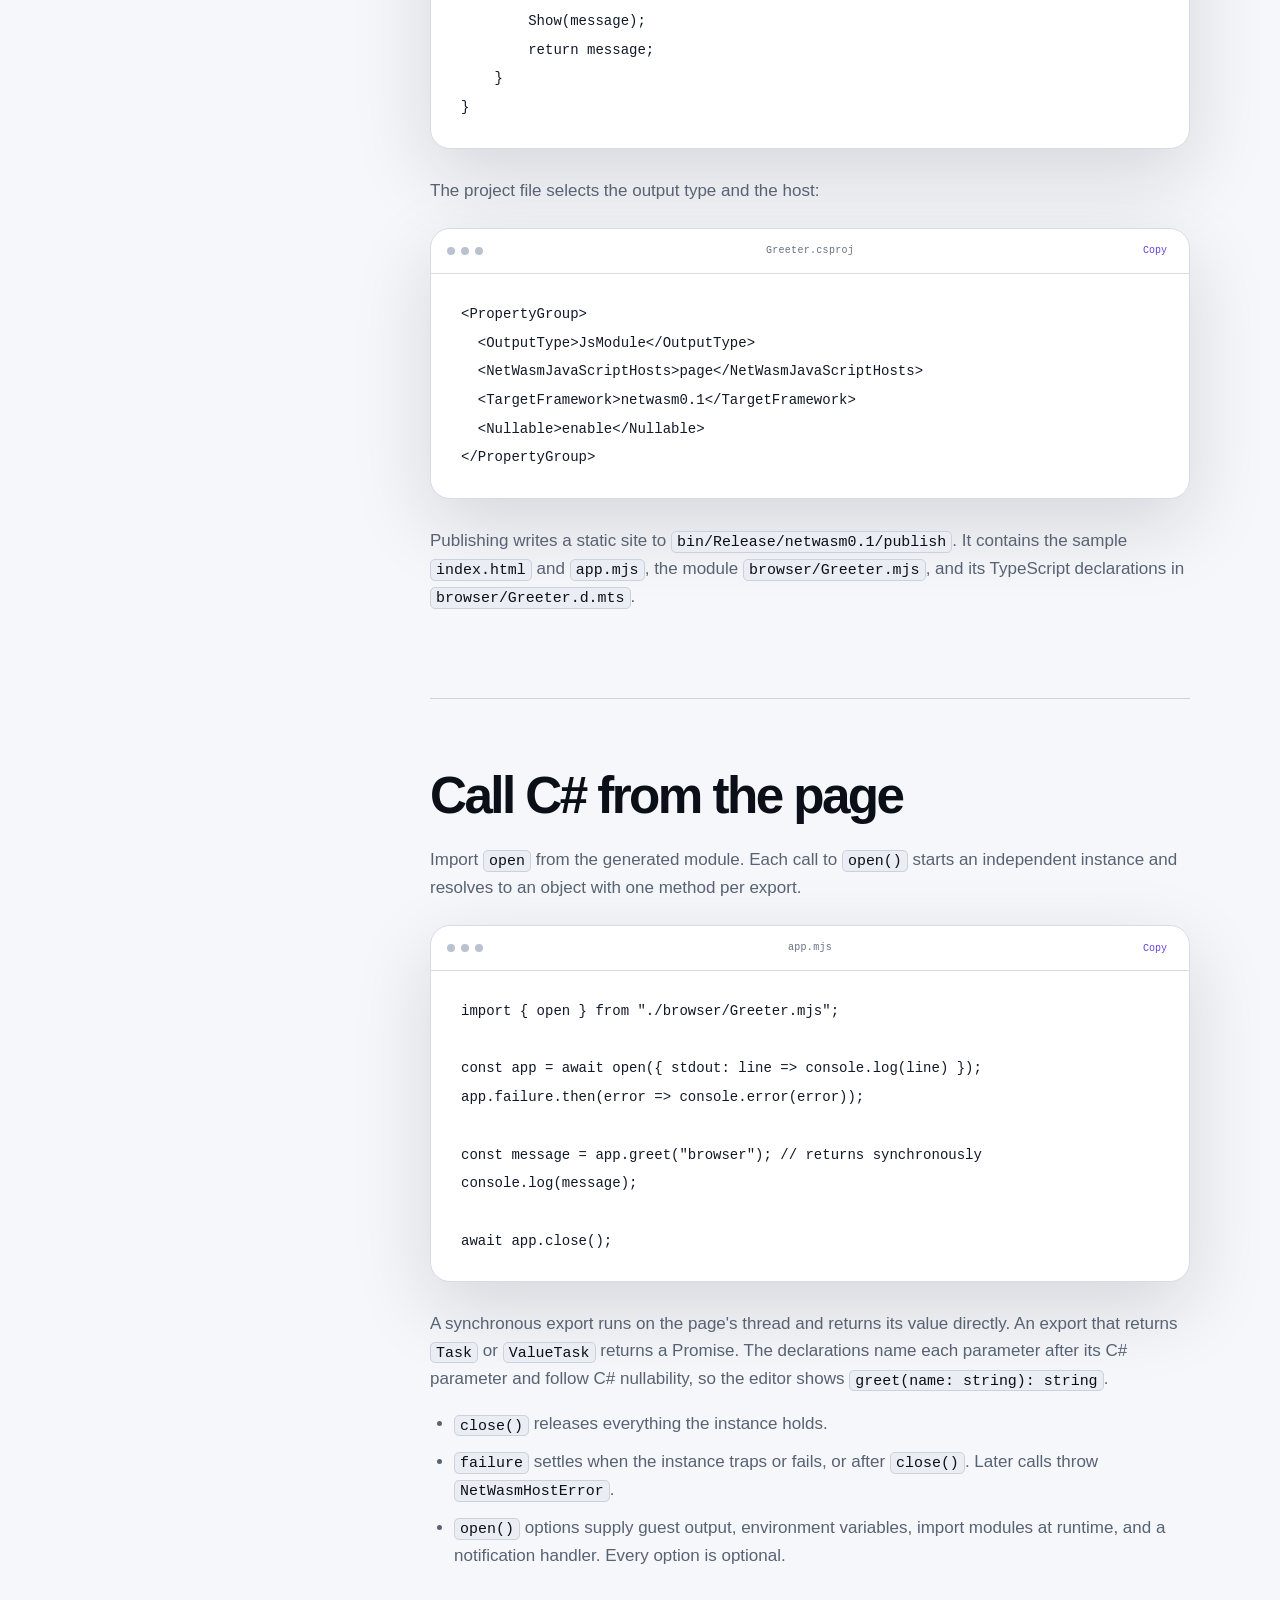
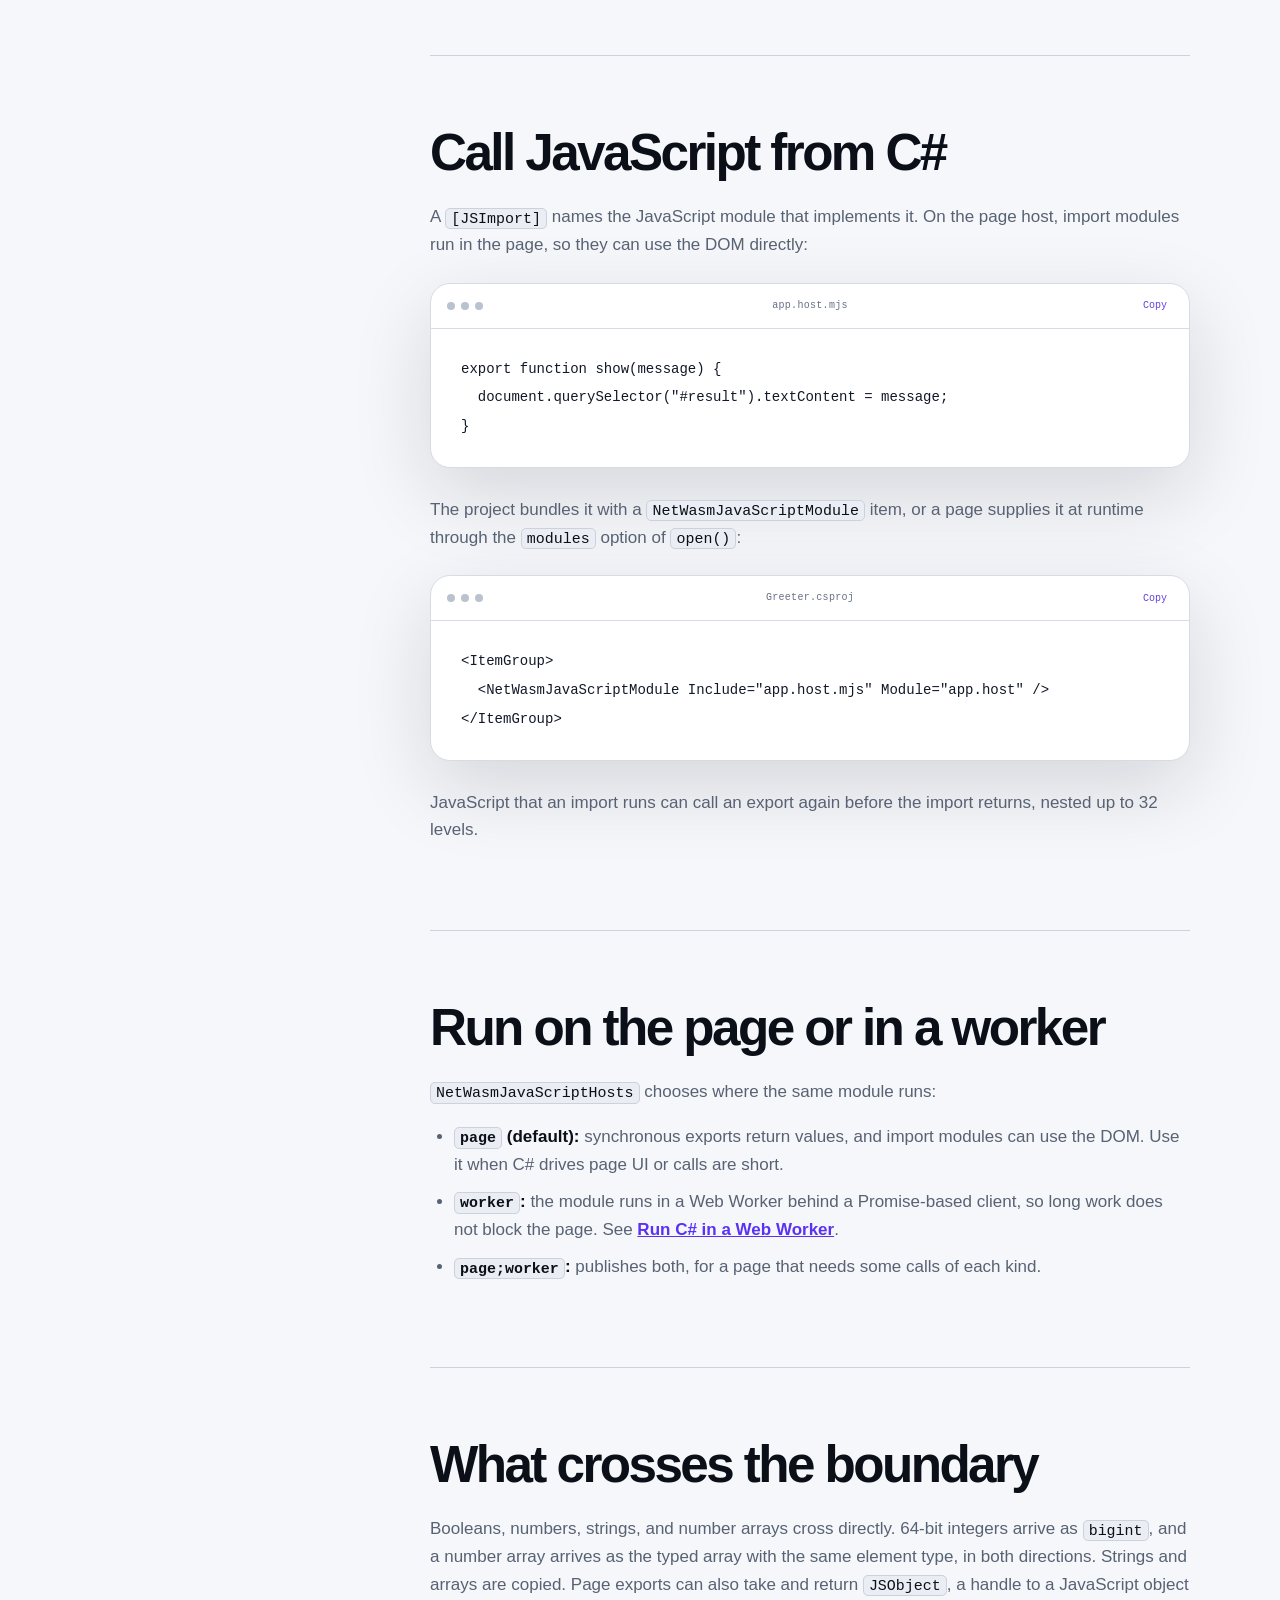
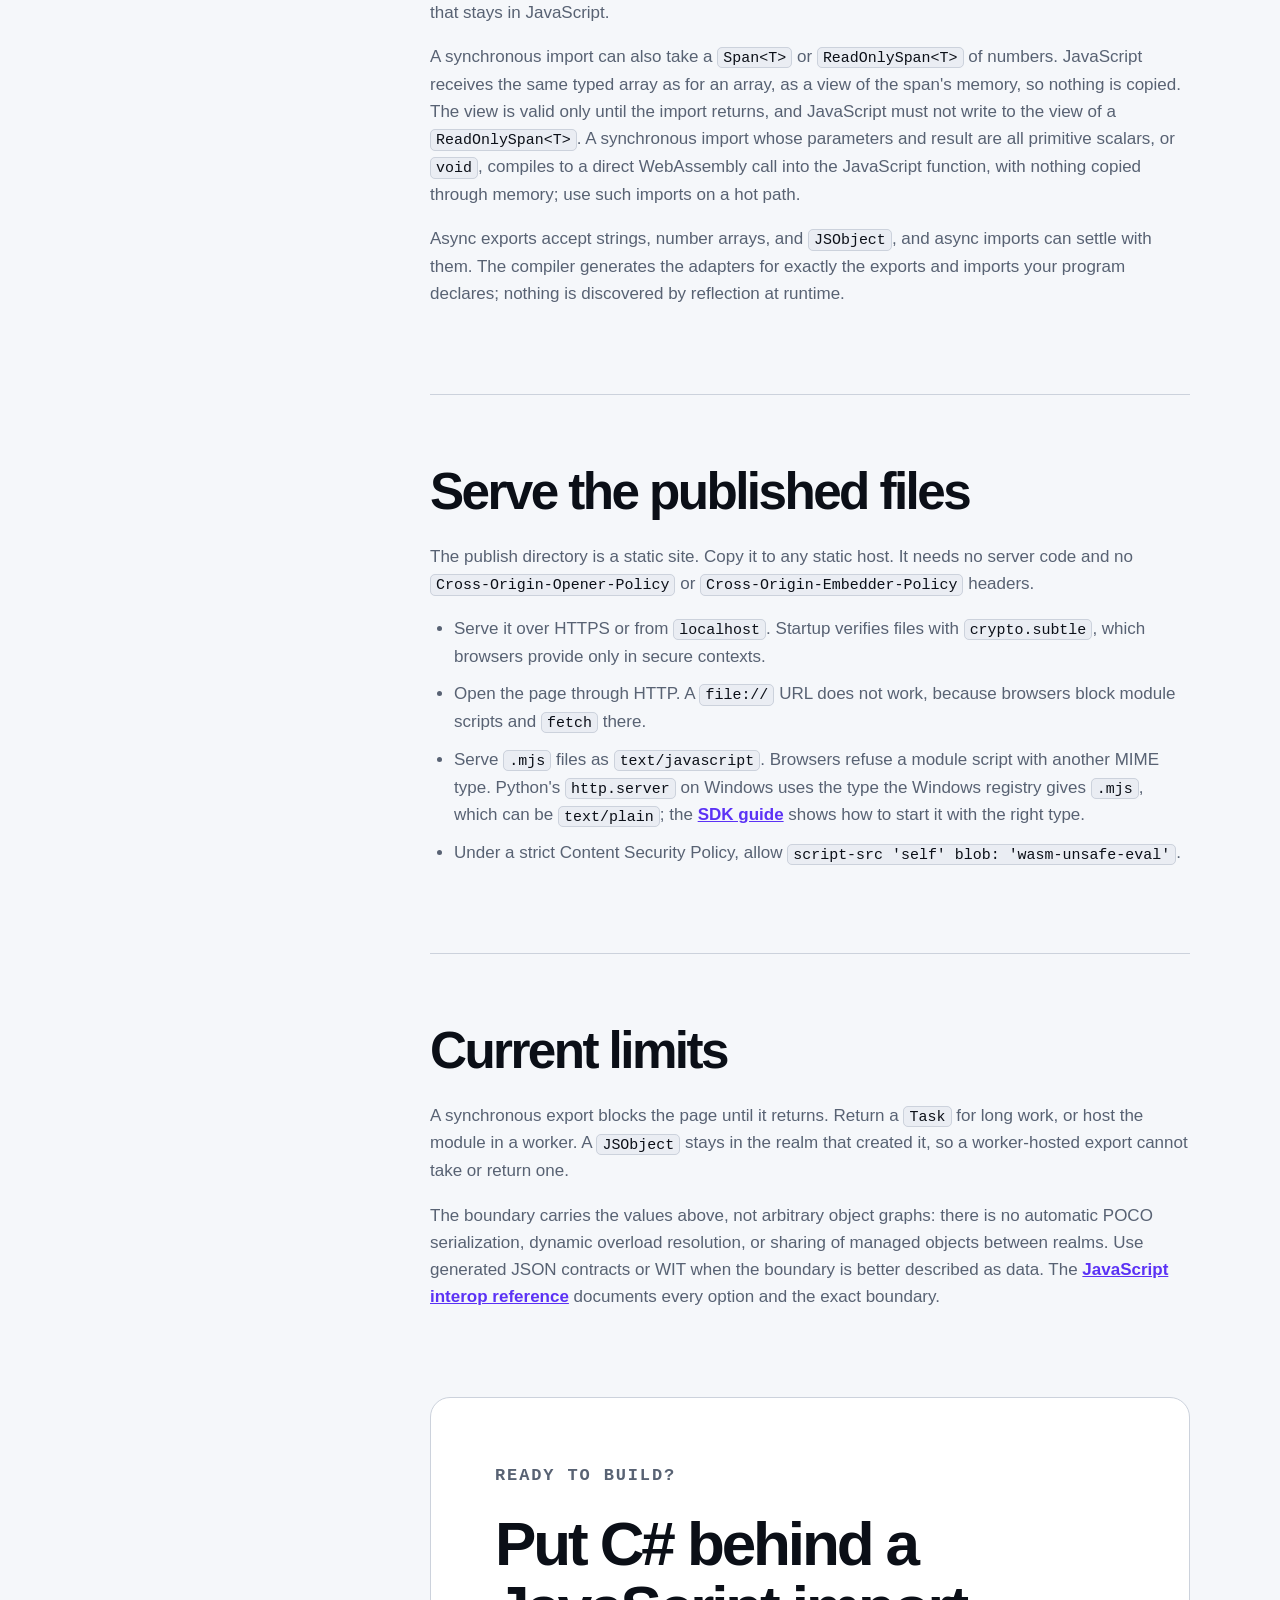
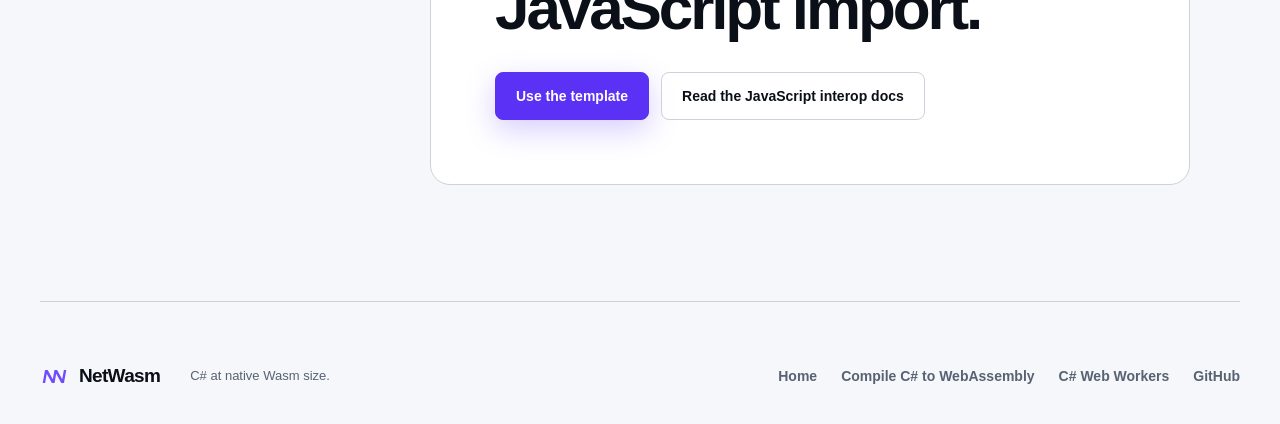
<file: guides/call-csharp-from-javascript/index.html>
<!doctype html>
<html lang="en">
  <head>
    <meta charset="utf-8">
    <meta name="viewport" content="width=device-width, initial-scale=1">
    <meta name="theme-color" content="#080b10" media="(prefers-color-scheme: dark)">
    <meta name="theme-color" content="#f6f8fb" media="(prefers-color-scheme: light)">
    <meta name="description" content="Call C# from JavaScript with NetWasm. Publish [JSExport] methods as a typed JavaScript module, open it from a page, and deploy it on any static host.">
    <meta property="og:type" content="article">
    <meta property="og:title" content="Call C# from JavaScript with NetWasm">
    <meta property="og:description" content="Publish C# [JSExport] methods as a typed JavaScript module that a page imports and calls directly.">
    <meta property="og:url" content="https://www.netwasm.com/guides/call-csharp-from-javascript/">
    <meta property="og:image" content="https://www.netwasm.com/og-card-27583.png">
    <meta name="twitter:card" content="summary_large_image">
    <meta name="twitter:title" content="Call C# from JavaScript with NetWasm">
    <meta name="twitter:description" content="Publish C# [JSExport] methods as a typed JavaScript module that a page imports and calls directly.">
    <meta name="twitter:image" content="https://www.netwasm.com/og-card-27583.png">
    <link rel="canonical" href="https://www.netwasm.com/guides/call-csharp-from-javascript/">
    <link rel="icon" href="../../favicon-slanted.svg" type="image/svg+xml" sizes="any">
    <link rel="icon" href="../../favicon-slanted-32.png" type="image/png" sizes="32x32">
    <link rel="apple-touch-icon" href="../../apple-touch-icon-slanted.png" sizes="180x180">
    <title>Call C# from JavaScript with NetWasm</title>
    <script type="application/ld+json">
      {
        "@context": "https://schema.org",
        "@type": "TechArticle",
        "headline": "Call C# from JavaScript with NetWasm",
        "description": "Publish C# [JSExport] methods as a typed JavaScript module and call them from a page.",
        "datePublished": "2026-10-20",
        "dateModified": "2026-10-20",
        "url": "https://www.netwasm.com/guides/call-csharp-from-javascript/",
        "mainEntityOfPage": "https://www.netwasm.com/guides/call-csharp-from-javascript/"
      }
    </script>
    <link rel="stylesheet" href="../../styles.css">
    <script src="../../site.js" defer></script>
  </head>
  <body class="guide-page">
    <a class="skip-link" href="#main">Skip to content</a>
    <header class="site-header">
      <a class="brand" href="../../" aria-label="NetWasm home">
        <svg class="brand-mark" viewBox="0 0 40 40" aria-hidden="true"><path d="M3.76 29.00 6.94 11.00 10.62 11.00 17.66 23.90 19.94 11.00 23.62 11.00 30.66 23.90 32.94 11.00 36.24 11.00 33.06 29.00 29.38 29.00 22.34 16.10 20.06 29.00 16.38 29.00 9.34 16.10 7.06 29.00Z"/></svg>
        <span>NetWasm</span>
      </a>
      <nav aria-label="Primary navigation">
        <a href="../../">Home</a>
        <a href="../../compile-csharp-to-webassembly/">Compile C# to Wasm</a>
        <a href="../csharp-web-worker/">C# Web Workers</a>
        <a href="https://github.com/zion-sati/NetWasm/blob/main/docs/index.md" target="_blank" rel="noopener noreferrer">Docs</a>
      </nav>
      <div class="header-actions">
        <button class="theme-toggle" type="button" aria-label="Change color theme" title="Change color theme">
          <svg class="sun" viewBox="0 0 24 24" aria-hidden="true"><circle cx="12" cy="12" r="4"/><path d="M12 2v2M12 20v2M4.93 4.93l1.42 1.42M17.66 17.66l1.41 1.41M2 12h2M20 12h2M4.93 19.07l1.42-1.42M17.66 6.34l1.41-1.41"/></svg>
          <svg class="moon" viewBox="0 0 24 24" aria-hidden="true"><path d="M20.4 15.5A9 9 0 0 1 8.5 3.6 9 9 0 1 0 20.4 15.5Z"/></svg>
        </button>
        <a class="button button-small playground-link" href="https://github.com/zion-sati/NetWasm/releases/latest" target="_blank" rel="noopener noreferrer">Get NetWasm <span aria-hidden="true">↗</span></a>
      </div>
    </header>

    <main id="main">
      <header class="guide-hero">
        <p class="section-kicker">NetWasm guide</p>
        <h1>Call C# from JavaScript.</h1>
        <p>Publish C# <code>[JSExport]</code> methods as a typed JavaScript module. A page imports it, opens an instance, and calls the exports like ordinary functions. There is no glue code to write and no server to run.</p>
        <div class="guide-actions">
          <a class="button button-primary" href="#create">Create a module</a>
          <a class="button button-quiet" href="https://github.com/zion-sati/NetWasm/blob/main/docs/javascript-interop.md" target="_blank" rel="noopener noreferrer">SDK reference <span aria-hidden="true">↗</span></a>
        </div>
      </header>

      <div class="guide-layout">
        <aside class="guide-toc" aria-label="On this page">
          <strong>On this page</strong>
          <a href="#create">Create and publish</a>
          <a href="#call">Call from a page</a>
          <a href="#imports">Call JavaScript from C#</a>
          <a href="#hosts">Page or worker</a>
          <a href="#boundary">What crosses</a>
          <a href="#deploy">Deploy</a>
          <a href="#limits">Current limits</a>
        </aside>

        <article class="guide-content">
          <section id="create">
            <h2>Create and publish a module</h2>
            <p>Install the templates, create a page module, and publish it with its working sample page:</p>
            <div class="terminal guide-terminal">
              <div class="terminal-bar"><span class="traffic"><i></i><i></i><i></i></span><span>terminal</span><button class="copy-button" type="button" data-copy-target="module-create-code">Copy</button></div>
              <!--email_off--><pre id="module-create-code"><code><span class="prompt">$</span> dotnet new install NetWasm.Templates
<span class="prompt">$</span> dotnet new netwasm-app -n Greeter --host page
<span class="prompt">$</span> cd Greeter
<span class="prompt">$</span> dotnet publish -c Release</code></pre><!--/email_off-->
            </div>
            <p>A <code>JsModule</code> project has exports instead of <code>Main</code>:</p>
            <div class="terminal guide-terminal">
              <div class="terminal-bar"><span class="traffic"><i></i><i></i><i></i></span><span>Program.cs</span><button class="copy-button" type="button" data-copy-target="module-csharp-code">Copy</button></div>
              <pre id="module-csharp-code"><code>using System.Runtime.InteropServices.JavaScript;

public static partial class PageExports
{
    [JSImport("show", "app.host")]
    private static extern void Show(string message);

    [JSExport("greet")]
    public static string Greet(string name)
    {
        var message = $"Hello, {name}, from C#.";
        Show(message);
        return message;
    }
}</code></pre>
            </div>
            <p>The project file selects the output type and the host:</p>
            <div class="terminal guide-terminal">
              <div class="terminal-bar"><span class="traffic"><i></i><i></i><i></i></span><span>Greeter.csproj</span><button class="copy-button" type="button" data-copy-target="module-project-code">Copy</button></div>
              <pre id="module-project-code"><code>&lt;PropertyGroup&gt;
  &lt;OutputType&gt;JsModule&lt;/OutputType&gt;
  &lt;NetWasmJavaScriptHosts&gt;page&lt;/NetWasmJavaScriptHosts&gt;
  &lt;TargetFramework&gt;netwasm0.1&lt;/TargetFramework&gt;
  &lt;Nullable&gt;enable&lt;/Nullable&gt;
&lt;/PropertyGroup&gt;</code></pre>
            </div>
            <p>Publishing writes a static site to <code>bin/Release/netwasm0.1/publish</code>. It contains the sample <code>index.html</code> and <code>app.mjs</code>, the module <code>browser/Greeter.mjs</code>, and its TypeScript declarations in <code>browser/Greeter.d.mts</code>.</p>
          </section>

          <section id="call">
            <h2>Call C# from the page</h2>
            <p>Import <code>open</code> from the generated module. Each call to <code>open()</code> starts an independent instance and resolves to an object with one method per export.</p>
            <div class="terminal guide-terminal">
              <div class="terminal-bar"><span class="traffic"><i></i><i></i><i></i></span><span>app.mjs</span><button class="copy-button" type="button" data-copy-target="module-call-code">Copy</button></div>
              <pre id="module-call-code"><code>import { open } from "./browser/Greeter.mjs";

const app = await open({ stdout: line =&gt; console.log(line) });
app.failure.then(error =&gt; console.error(error));

const message = app.greet("browser"); // returns synchronously
console.log(message);

await app.close();</code></pre>
            </div>
            <p>A synchronous export runs on the page's thread and returns its value directly. An export that returns <code>Task</code> or <code>ValueTask</code> returns a Promise. The declarations name each parameter after its C# parameter and follow C# nullability, so the editor shows <code>greet(name: string): string</code>.</p>
            <ul>
              <li><code>close()</code> releases everything the instance holds.</li>
              <li><code>failure</code> settles when the instance traps or fails, or after <code>close()</code>. Later calls throw <code>NetWasmHostError</code>.</li>
              <li><code>open()</code> options supply guest output, environment variables, import modules at runtime, and a notification handler. Every option is optional.</li>
            </ul>
          </section>

          <section id="imports">
            <h2>Call JavaScript from C#</h2>
            <p>A <code>[JSImport]</code> names the JavaScript module that implements it. On the page host, import modules run in the page, so they can use the DOM directly:</p>
            <div class="terminal guide-terminal">
              <div class="terminal-bar"><span class="traffic"><i></i><i></i><i></i></span><span>app.host.mjs</span><button class="copy-button" type="button" data-copy-target="module-import-code">Copy</button></div>
              <pre id="module-import-code"><code>export function show(message) {
  document.querySelector("#result").textContent = message;
}</code></pre>
            </div>
            <p>The project bundles it with a <code>NetWasmJavaScriptModule</code> item, or a page supplies it at runtime through the <code>modules</code> option of <code>open()</code>:</p>
            <div class="terminal guide-terminal">
              <div class="terminal-bar"><span class="traffic"><i></i><i></i><i></i></span><span>Greeter.csproj</span><button class="copy-button" type="button" data-copy-target="module-item-code">Copy</button></div>
              <pre id="module-item-code"><code>&lt;ItemGroup&gt;
  &lt;NetWasmJavaScriptModule Include="app.host.mjs" Module="app.host" /&gt;
&lt;/ItemGroup&gt;</code></pre>
            </div>
            <p>JavaScript that an import runs can call an export again before the import returns, nested up to 32 levels.</p>
          </section>

          <section id="hosts">
            <h2>Run on the page or in a worker</h2>
            <p><code>NetWasmJavaScriptHosts</code> chooses where the same module runs:</p>
            <ul>
              <li><strong><code>page</code> (default):</strong> synchronous exports return values, and import modules can use the DOM. Use it when C# drives page UI or calls are short.</li>
              <li><strong><code>worker</code>:</strong> the module runs in a Web Worker behind a Promise-based client, so long work does not block the page. See <a href="../csharp-web-worker/">Run C# in a Web Worker</a>.</li>
              <li><strong><code>page;worker</code>:</strong> publishes both, for a page that needs some calls of each kind.</li>
            </ul>
          </section>

          <section id="boundary">
            <h2>What crosses the boundary</h2>
            <p>Booleans, numbers, strings, and number arrays cross directly. 64-bit integers arrive as <code>bigint</code>, and a number array arrives as the typed array with the same element type, in both directions. Strings and arrays are copied. Page exports can also take and return <code>JSObject</code>, a handle to a JavaScript object that stays in JavaScript.</p>
            <p>A synchronous import can also take a <code>Span&lt;T&gt;</code> or <code>ReadOnlySpan&lt;T&gt;</code> of numbers. JavaScript receives the same typed array as for an array, as a view of the span's memory, so nothing is copied. The view is valid only until the import returns, and JavaScript must not write to the view of a <code>ReadOnlySpan&lt;T&gt;</code>. A synchronous import whose parameters and result are all primitive scalars, or <code>void</code>, compiles to a direct WebAssembly call into the JavaScript function, with nothing copied through memory; use such imports on a hot path.</p>
            <p>Async exports accept strings, number arrays, and <code>JSObject</code>, and async imports can settle with them. The compiler generates the adapters for exactly the exports and imports your program declares; nothing is discovered by reflection at runtime.</p>
          </section>

          <section id="deploy">
            <h2>Serve the published files</h2>
            <p>The publish directory is a static site. Copy it to any static host. It needs no server code and no <code>Cross-Origin-Opener-Policy</code> or <code>Cross-Origin-Embedder-Policy</code> headers.</p>
            <ul>
              <li>Serve it over HTTPS or from <code>localhost</code>. Startup verifies files with <code>crypto.subtle</code>, which browsers provide only in secure contexts.</li>
              <li>Open the page through HTTP. A <code>file://</code> URL does not work, because browsers block module scripts and <code>fetch</code> there.</li>
              <li>Serve <code>.mjs</code> files as <code>text/javascript</code>. Browsers refuse a module script with another MIME type. Python's <code>http.server</code> on Windows uses the type the Windows registry gives <code>.mjs</code>, which can be <code>text/plain</code>; the <a href="https://github.com/zion-sati/NetWasm/blob/main/docs/javascript-interop.md#serve-the-published-files" target="_blank" rel="noopener noreferrer">SDK guide</a> shows how to start it with the right type.</li>
              <li>Under a strict Content Security Policy, allow <code>script-src 'self' blob: 'wasm-unsafe-eval'</code>.</li>
            </ul>
          </section>

          <section id="limits">
            <h2>Current limits</h2>
            <p>A synchronous export blocks the page until it returns. Return a <code>Task</code> for long work, or host the module in a worker. A <code>JSObject</code> stays in the realm that created it, so a worker-hosted export cannot take or return one.</p>
            <p>The boundary carries the values above, not arbitrary object graphs: there is no automatic POCO serialization, dynamic overload resolution, or sharing of managed objects between realms. Use generated JSON contracts or WIT when the boundary is better described as data. The <a href="https://github.com/zion-sati/NetWasm/blob/main/docs/javascript-interop.md" target="_blank" rel="noopener noreferrer">JavaScript interop reference</a> documents every option and the exact boundary.</p>
          </section>

          <div class="guide-next">
            <p class="section-kicker">Ready to build?</p>
            <h2>Put C# behind a JavaScript import.</h2>
            <div class="guide-actions">
              <a class="button button-primary" href="#create">Use the template</a>
              <a class="button button-quiet" href="https://github.com/zion-sati/NetWasm/blob/main/docs/javascript-interop.md" target="_blank" rel="noopener noreferrer">Read the JavaScript interop docs</a>
            </div>
          </div>
        </article>
      </div>
    </main>

    <footer>
      <a class="brand" href="../../" aria-label="NetWasm home"><svg class="brand-mark" viewBox="0 0 40 40" aria-hidden="true"><path d="M3.76 29.00 6.94 11.00 10.62 11.00 17.66 23.90 19.94 11.00 23.62 11.00 30.66 23.90 32.94 11.00 36.24 11.00 33.06 29.00 29.38 29.00 22.34 16.10 20.06 29.00 16.38 29.00 9.34 16.10 7.06 29.00Z"/></svg><span>NetWasm</span></a>
      <p>C# at native Wasm size.</p>
      <div class="footer-links">
        <a href="../../">Home</a>
        <a href="../../compile-csharp-to-webassembly/">Compile C# to WebAssembly</a>
        <a href="../csharp-web-worker/">C# Web Workers</a>
        <a href="https://github.com/zion-sati/NetWasm" target="_blank" rel="noopener noreferrer">GitHub</a>
      </div>
    </footer>
  </body>
</html>
</file>
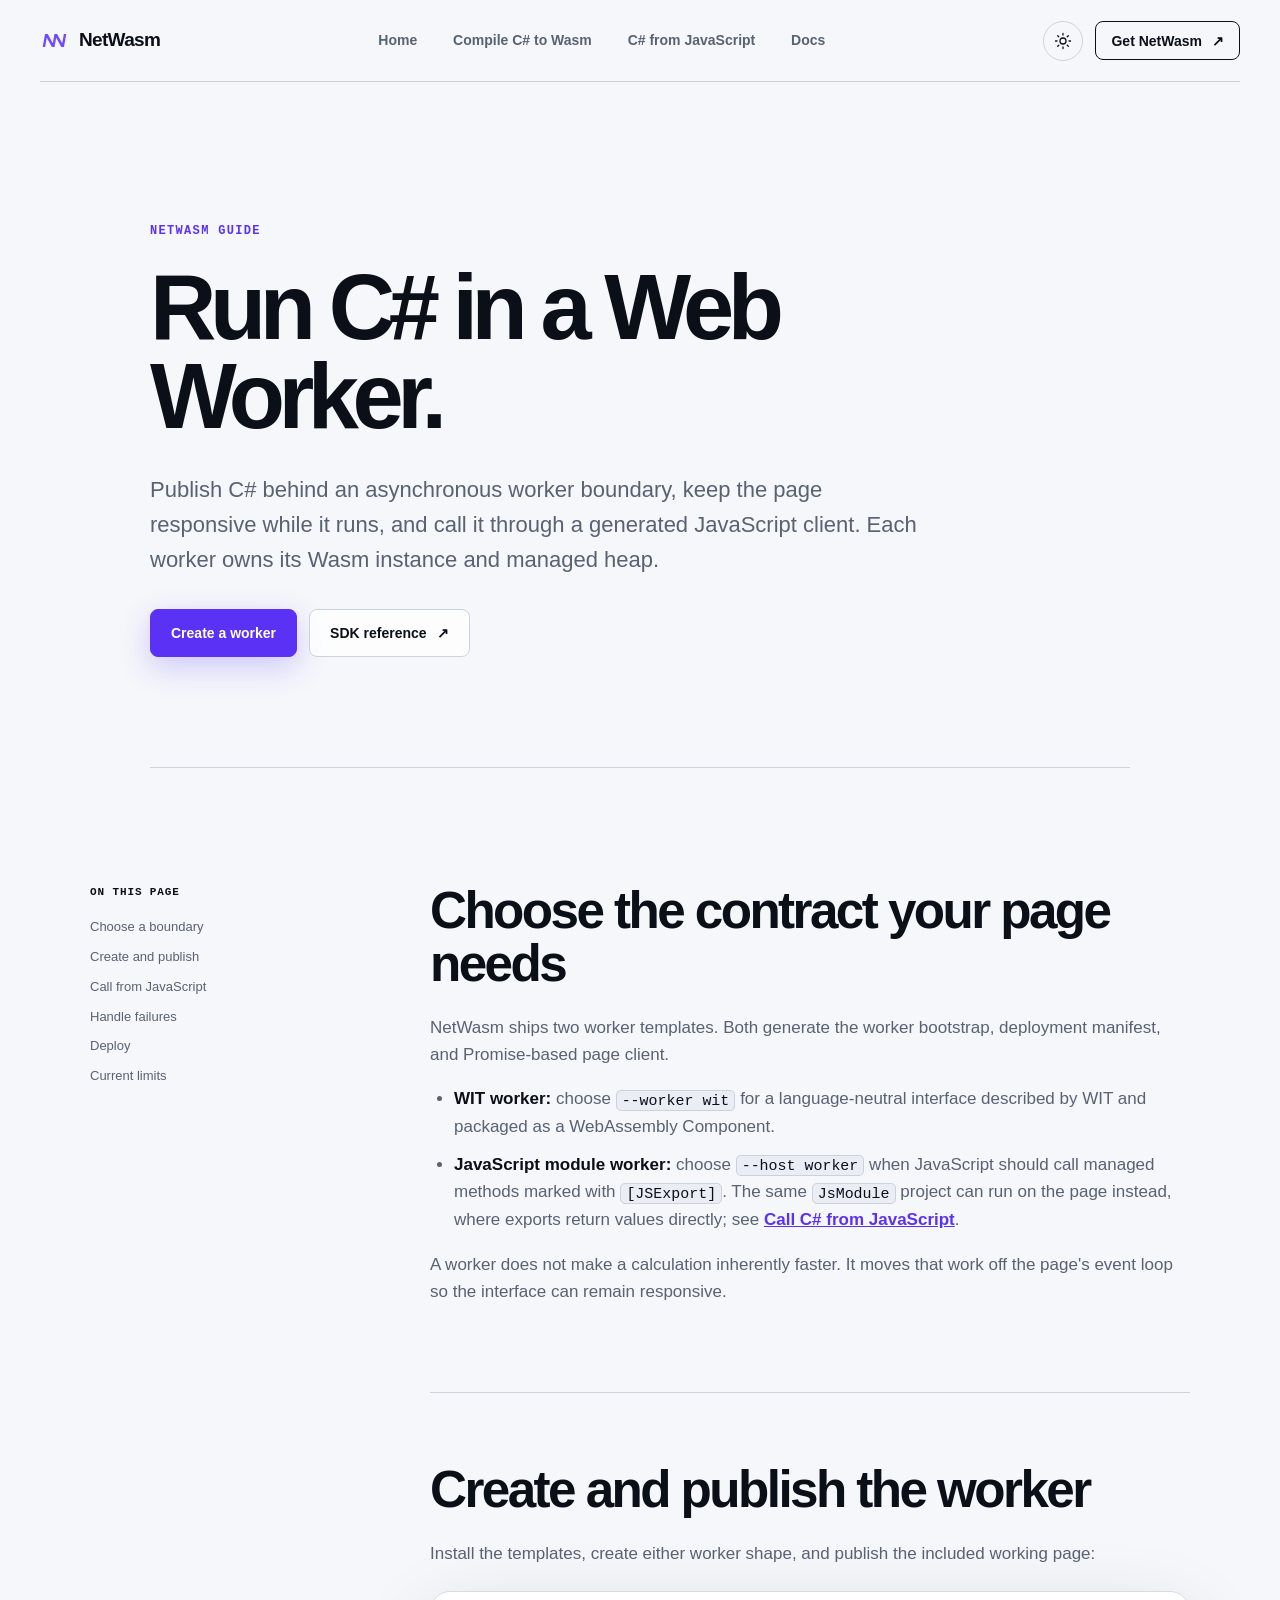
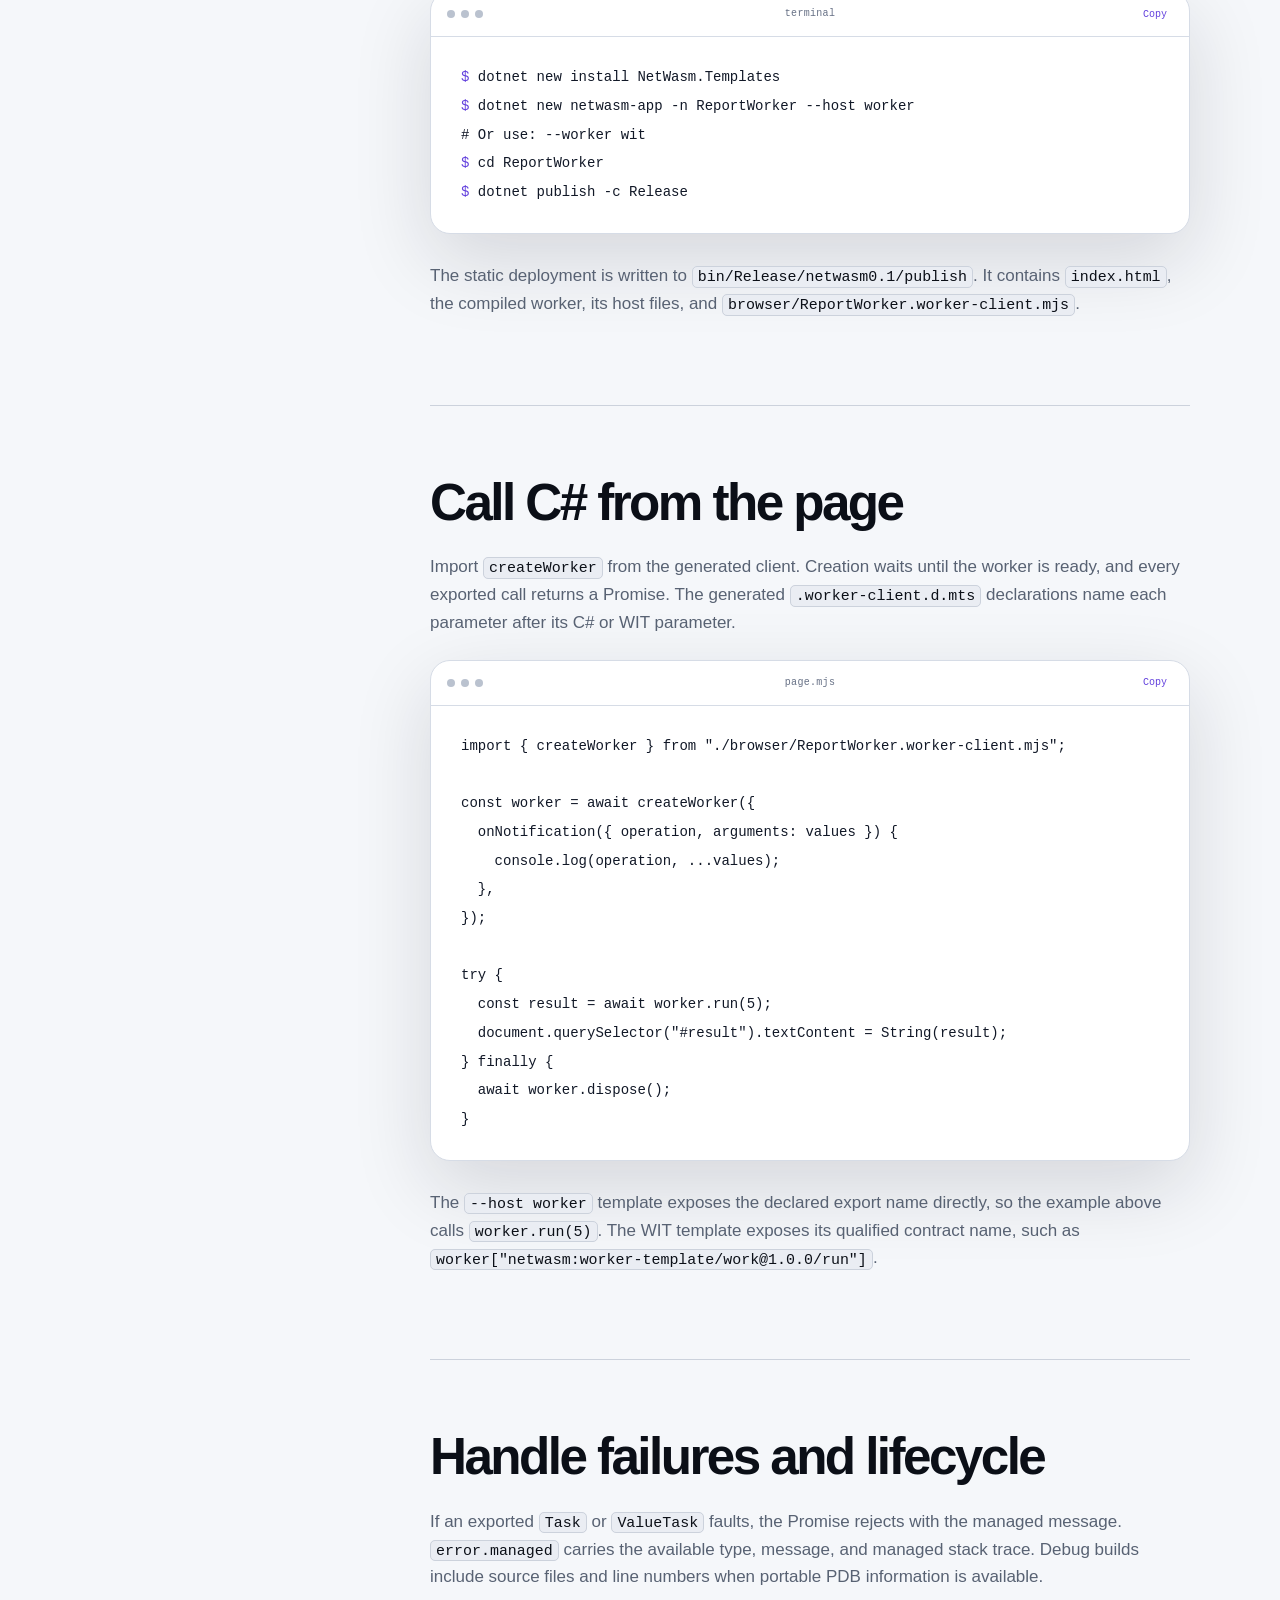
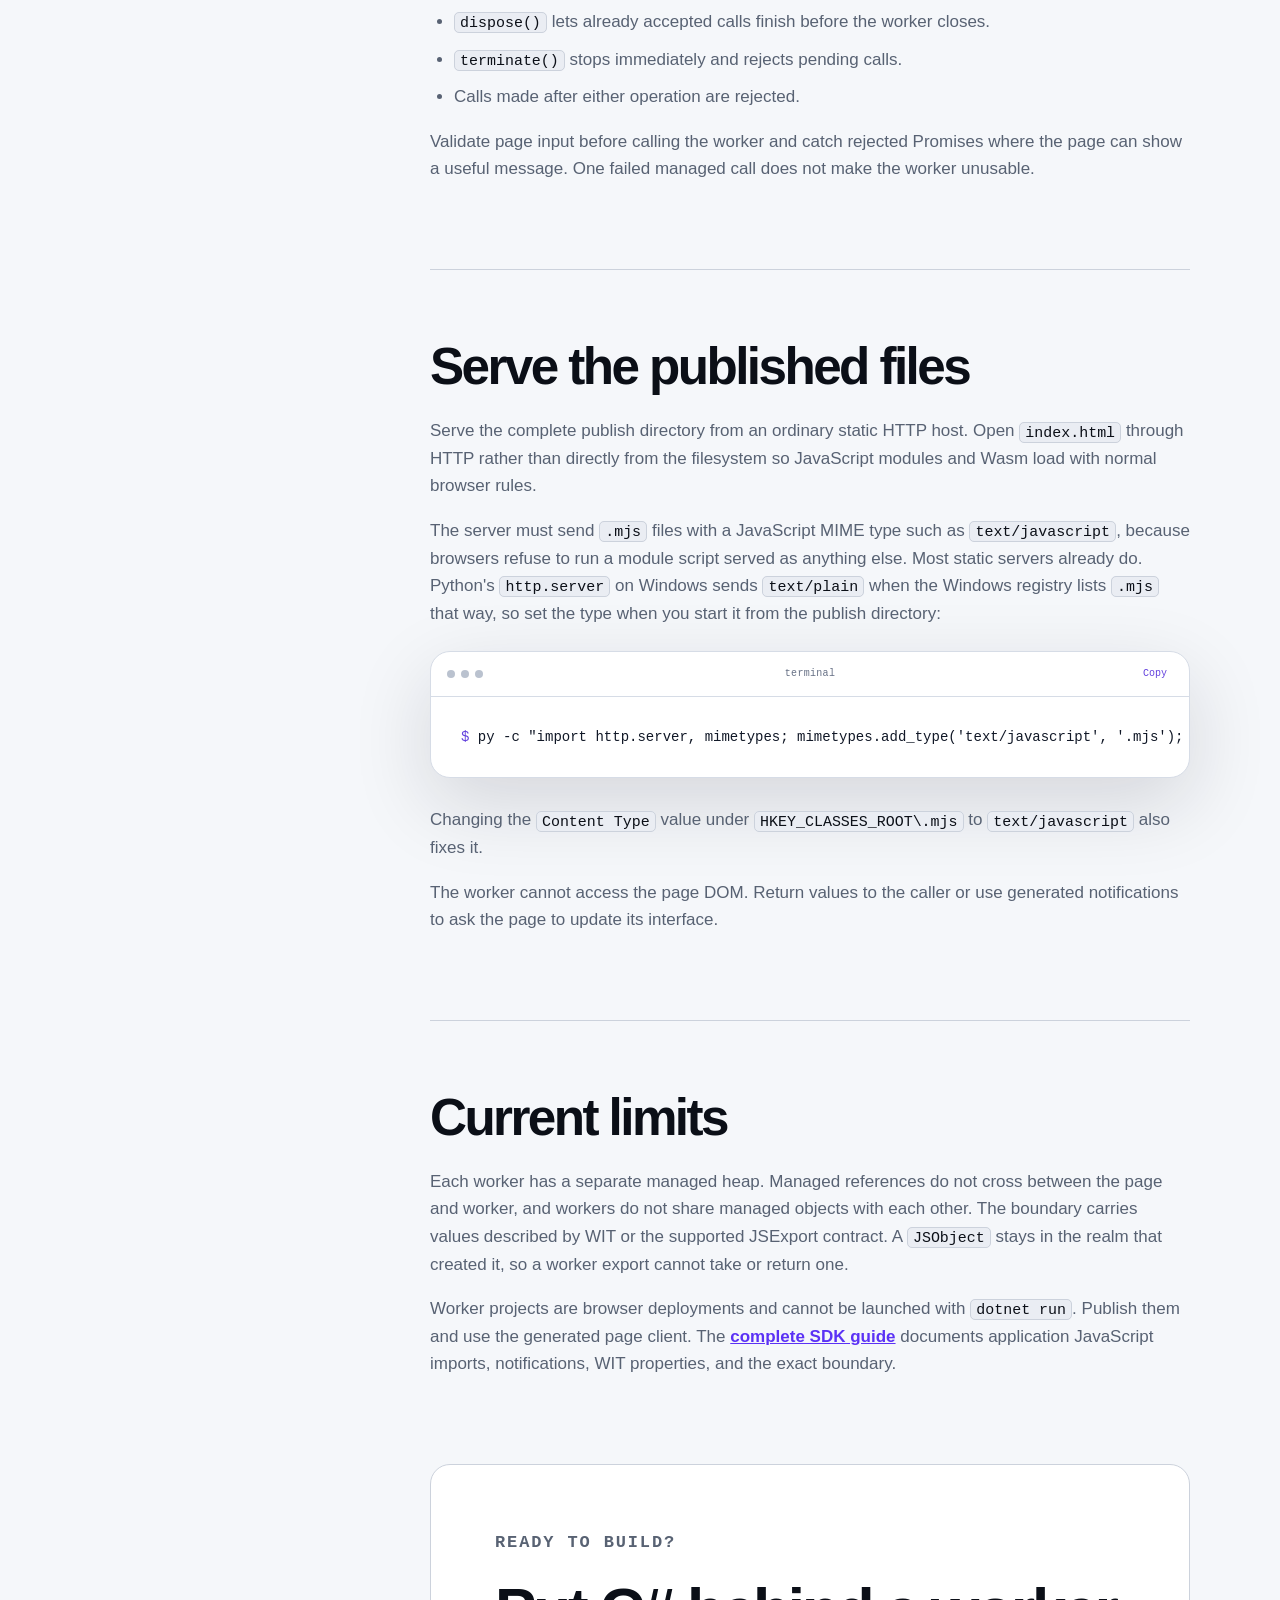
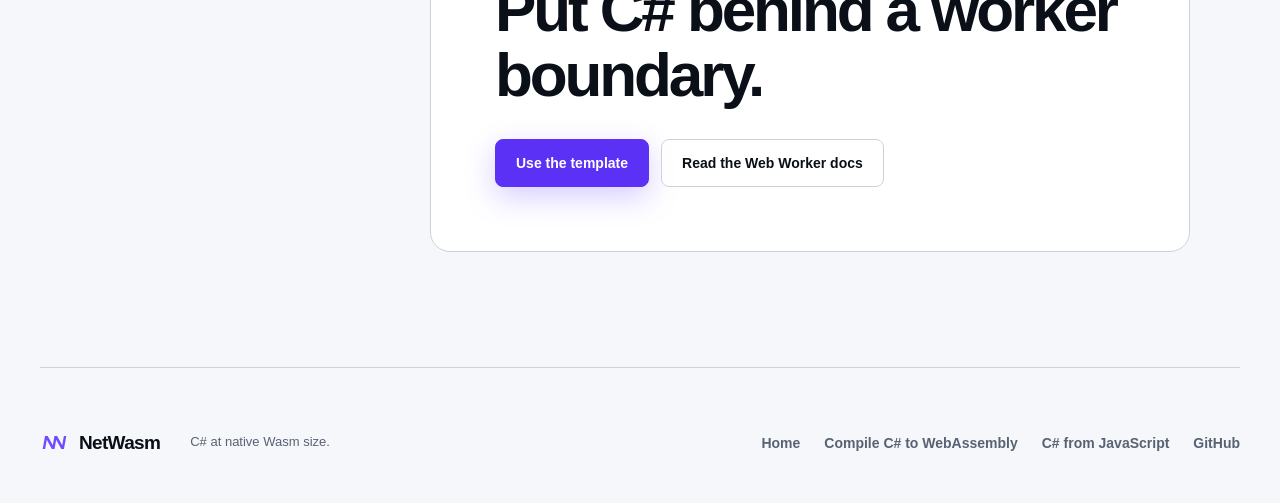
<file: guides/csharp-web-worker/index.html>
<!doctype html>
<html lang="en">
  <head>
    <meta charset="utf-8">
    <meta name="viewport" content="width=device-width, initial-scale=1">
    <meta name="theme-color" content="#080b10" media="(prefers-color-scheme: dark)">
    <meta name="theme-color" content="#f6f8fb" media="(prefers-color-scheme: light)">
    <meta name="description" content="Publish C# as a browser Web Worker with NetWasm. Choose WIT or a JsModule worker, call the generated JavaScript client, and deploy it on a static host.">
    <meta property="og:type" content="article">
    <meta property="og:title" content="Run C# in a Web Worker with NetWasm">
    <meta property="og:description" content="Build a C# Web Worker with a generated Promise-based JavaScript client and an explicit Wasm boundary.">
    <meta property="og:url" content="https://www.netwasm.com/guides/csharp-web-worker/">
    <meta property="og:image" content="https://www.netwasm.com/og-card-27583.png">
    <meta name="twitter:card" content="summary_large_image">
    <meta name="twitter:title" content="Run C# in a Web Worker with NetWasm">
    <meta name="twitter:description" content="Build a C# Web Worker with a generated Promise-based JavaScript client and an explicit Wasm boundary.">
    <meta name="twitter:image" content="https://www.netwasm.com/og-card-27583.png">
    <link rel="canonical" href="https://www.netwasm.com/guides/csharp-web-worker/">
    <link rel="icon" href="../../favicon-slanted.svg" type="image/svg+xml" sizes="any">
    <link rel="icon" href="../../favicon-slanted-32.png" type="image/png" sizes="32x32">
    <link rel="apple-touch-icon" href="../../apple-touch-icon-slanted.png" sizes="180x180">
    <title>Run C# in a Web Worker with NetWasm</title>
    <script type="application/ld+json">
      {
        "@context": "https://schema.org",
        "@type": "TechArticle",
        "headline": "Run C# in a Web Worker with NetWasm",
        "description": "Publish C# as a browser Web Worker with a generated JavaScript client.",
        "datePublished": "2026-10-05",
        "dateModified": "2026-10-20",
        "url": "https://www.netwasm.com/guides/csharp-web-worker/",
        "mainEntityOfPage": "https://www.netwasm.com/guides/csharp-web-worker/"
      }
    </script>
    <link rel="stylesheet" href="../../styles.css">
    <script src="../../site.js" defer></script>
  </head>
  <body class="guide-page">
    <a class="skip-link" href="#main">Skip to content</a>
    <header class="site-header">
      <a class="brand" href="../../" aria-label="NetWasm home">
        <svg class="brand-mark" viewBox="0 0 40 40" aria-hidden="true"><path d="M3.76 29.00 6.94 11.00 10.62 11.00 17.66 23.90 19.94 11.00 23.62 11.00 30.66 23.90 32.94 11.00 36.24 11.00 33.06 29.00 29.38 29.00 22.34 16.10 20.06 29.00 16.38 29.00 9.34 16.10 7.06 29.00Z"/></svg>
        <span>NetWasm</span>
      </a>
      <nav aria-label="Primary navigation">
        <a href="../../">Home</a>
        <a href="../../compile-csharp-to-webassembly/">Compile C# to Wasm</a>
        <a href="../call-csharp-from-javascript/">C# from JavaScript</a>
        <a href="https://github.com/zion-sati/NetWasm/blob/main/docs/index.md" target="_blank" rel="noopener noreferrer">Docs</a>
      </nav>
      <div class="header-actions">
        <button class="theme-toggle" type="button" aria-label="Change color theme" title="Change color theme">
          <svg class="sun" viewBox="0 0 24 24" aria-hidden="true"><circle cx="12" cy="12" r="4"/><path d="M12 2v2M12 20v2M4.93 4.93l1.42 1.42M17.66 17.66l1.41 1.41M2 12h2M20 12h2M4.93 19.07l1.42-1.42M17.66 6.34l1.41-1.41"/></svg>
          <svg class="moon" viewBox="0 0 24 24" aria-hidden="true"><path d="M20.4 15.5A9 9 0 0 1 8.5 3.6 9 9 0 1 0 20.4 15.5Z"/></svg>
        </button>
        <a class="button button-small playground-link" href="https://github.com/zion-sati/NetWasm/releases/latest" target="_blank" rel="noopener noreferrer">Get NetWasm <span aria-hidden="true">↗</span></a>
      </div>
    </header>

    <main id="main">
      <header class="guide-hero">
        <p class="section-kicker">NetWasm guide</p>
        <h1>Run C# in a Web Worker.</h1>
        <p>Publish C# behind an asynchronous worker boundary, keep the page responsive while it runs, and call it through a generated JavaScript client. Each worker owns its Wasm instance and managed heap.</p>
        <div class="guide-actions">
          <a class="button button-primary" href="#create">Create a worker</a>
          <a class="button button-quiet" href="https://github.com/zion-sati/NetWasm/blob/main/docs/web-workers.md" target="_blank" rel="noopener noreferrer">SDK reference <span aria-hidden="true">↗</span></a>
        </div>
      </header>

      <div class="guide-layout">
        <aside class="guide-toc" aria-label="On this page">
          <strong>On this page</strong>
          <a href="#choose">Choose a boundary</a>
          <a href="#create">Create and publish</a>
          <a href="#call">Call from JavaScript</a>
          <a href="#failures">Handle failures</a>
          <a href="#deploy">Deploy</a>
          <a href="#limits">Current limits</a>
        </aside>

        <article class="guide-content">
          <section id="choose">
            <h2>Choose the contract your page needs</h2>
            <p>NetWasm ships two worker templates. Both generate the worker bootstrap, deployment manifest, and Promise-based page client.</p>
            <ul>
              <li><strong>WIT worker:</strong> choose <code>--worker wit</code> for a language-neutral interface described by WIT and packaged as a WebAssembly Component.</li>
              <li><strong>JavaScript module worker:</strong> choose <code>--host worker</code> when JavaScript should call managed methods marked with <code>[JSExport]</code>. The same <code>JsModule</code> project can run on the page instead, where exports return values directly; see <a href="../call-csharp-from-javascript/">Call C# from JavaScript</a>.</li>
            </ul>
            <p>A worker does not make a calculation inherently faster. It moves that work off the page's event loop so the interface can remain responsive.</p>
          </section>

          <section id="create">
            <h2>Create and publish the worker</h2>
            <p>Install the templates, create either worker shape, and publish the included working page:</p>
            <div class="terminal guide-terminal">
              <div class="terminal-bar"><span class="traffic"><i></i><i></i><i></i></span><span>terminal</span><button class="copy-button" type="button" data-copy-target="worker-create-code">Copy</button></div>
              <!--email_off--><pre id="worker-create-code"><code><span class="prompt">$</span> dotnet new install NetWasm.Templates
<span class="prompt">$</span> dotnet new netwasm-app -n ReportWorker --host worker
<span class="comment"># Or use: --worker wit</span>
<span class="prompt">$</span> cd ReportWorker
<span class="prompt">$</span> dotnet publish -c Release</code></pre><!--/email_off-->
            </div>
            <p>The static deployment is written to <code>bin/Release/netwasm0.1/publish</code>. It contains <code>index.html</code>, the compiled worker, its host files, and <code>browser/ReportWorker.worker-client.mjs</code>.</p>
          </section>

          <section id="call">
            <h2>Call C# from the page</h2>
            <p>Import <code>createWorker</code> from the generated client. Creation waits until the worker is ready, and every exported call returns a Promise. The generated <code>.worker-client.d.mts</code> declarations name each parameter after its C# or WIT parameter.</p>
            <div class="terminal guide-terminal">
              <div class="terminal-bar"><span class="traffic"><i></i><i></i><i></i></span><span>page.mjs</span><button class="copy-button" type="button" data-copy-target="worker-client-code">Copy</button></div>
              <pre id="worker-client-code"><code>import { createWorker } from "./browser/ReportWorker.worker-client.mjs";

const worker = await createWorker({
  onNotification({ operation, arguments: values }) {
    console.log(operation, ...values);
  },
});

try {
  const result = await worker.run(5);
  document.querySelector("#result").textContent = String(result);
} finally {
  await worker.dispose();
}</code></pre>
            </div>
            <p>The <code>--host worker</code> template exposes the declared export name directly, so the example above calls <code>worker.run(5)</code>. The WIT template exposes its qualified contract name, such as <!--email_off--><code>worker["netwasm:worker-template/work@1.0.0/run"]</code><!--/email_off-->.</p>
          </section>

          <section id="failures">
            <h2>Handle failures and lifecycle</h2>
            <p>If an exported <code>Task</code> or <code>ValueTask</code> faults, the Promise rejects with the managed message. <code>error.managed</code> carries the available type, message, and managed stack trace. Debug builds include source files and line numbers when portable PDB information is available.</p>
            <ul>
              <li><code>dispose()</code> lets already accepted calls finish before the worker closes.</li>
              <li><code>terminate()</code> stops immediately and rejects pending calls.</li>
              <li>Calls made after either operation are rejected.</li>
            </ul>
            <p>Validate page input before calling the worker and catch rejected Promises where the page can show a useful message. One failed managed call does not make the worker unusable.</p>
          </section>

          <section id="deploy">
            <h2>Serve the published files</h2>
            <p>Serve the complete publish directory from an ordinary static HTTP host. Open <code>index.html</code> through HTTP rather than directly from the filesystem so JavaScript modules and Wasm load with normal browser rules.</p>
            <p>The server must send <code>.mjs</code> files with a JavaScript MIME type such as <code>text/javascript</code>, because browsers refuse to run a module script served as anything else. Most static servers already do. Python's <code>http.server</code> on Windows sends <code>text/plain</code> when the Windows registry lists <code>.mjs</code> that way, so set the type when you start it from the publish directory:</p>
            <div class="terminal guide-terminal">
              <div class="terminal-bar"><span class="traffic"><i></i><i></i><i></i></span><span>terminal</span><button class="copy-button" type="button" data-copy-target="worker-serve-code">Copy</button></div>
              <pre id="worker-serve-code"><code><span class="prompt">$</span> py -c "import http.server, mimetypes; mimetypes.add_type('text/javascript', '.mjs'); http.server.test(http.server.SimpleHTTPRequestHandler, port=8000)"</code></pre>
            </div>
            <p>Changing the <code>Content Type</code> value under <code>HKEY_CLASSES_ROOT\.mjs</code> to <code>text/javascript</code> also fixes it.</p>
            <p>The worker cannot access the page DOM. Return values to the caller or use generated notifications to ask the page to update its interface.</p>
          </section>

          <section id="limits">
            <h2>Current limits</h2>
            <p>Each worker has a separate managed heap. Managed references do not cross between the page and worker, and workers do not share managed objects with each other. The boundary carries values described by WIT or the supported JSExport contract. A <code>JSObject</code> stays in the realm that created it, so a worker export cannot take or return one.</p>
            <p>Worker projects are browser deployments and cannot be launched with <code>dotnet run</code>. Publish them and use the generated page client. The <a href="https://github.com/zion-sati/NetWasm/blob/main/docs/web-workers.md" target="_blank" rel="noopener noreferrer">complete SDK guide</a> documents application JavaScript imports, notifications, WIT properties, and the exact boundary.</p>
          </section>

          <div class="guide-next">
            <p class="section-kicker">Ready to build?</p>
            <h2>Put C# behind a worker boundary.</h2>
            <div class="guide-actions">
              <a class="button button-primary" href="#create">Use the template</a>
              <a class="button button-quiet" href="https://github.com/zion-sati/NetWasm/blob/main/docs/web-workers.md" target="_blank" rel="noopener noreferrer">Read the Web Worker docs</a>
            </div>
          </div>
        </article>
      </div>
    </main>

    <footer>
      <a class="brand" href="../../" aria-label="NetWasm home"><svg class="brand-mark" viewBox="0 0 40 40" aria-hidden="true"><path d="M3.76 29.00 6.94 11.00 10.62 11.00 17.66 23.90 19.94 11.00 23.62 11.00 30.66 23.90 32.94 11.00 36.24 11.00 33.06 29.00 29.38 29.00 22.34 16.10 20.06 29.00 16.38 29.00 9.34 16.10 7.06 29.00Z"/></svg><span>NetWasm</span></a>
      <p>C# at native Wasm size.</p>
      <div class="footer-links">
        <a href="../../">Home</a>
        <a href="../../compile-csharp-to-webassembly/">Compile C# to WebAssembly</a>
        <a href="../call-csharp-from-javascript/">C# from JavaScript</a>
        <a href="https://github.com/zion-sati/NetWasm" target="_blank" rel="noopener noreferrer">GitHub</a>
      </div>
    </footer>
  </body>
</html>
</file>
<file: styles.css>
:root {
  color-scheme: light dark;
  --bg: #f5f7fa;
  --bg-raised: #fff;
  --bg-soft: #eaedf3;
  --text: #0b0f17;
  --muted: #586273;
  --line: #ccd2dc;
  --accent: #714bff;
  --accent-bright: #5b32f5;
  --accent-soft: #e8e0ff;
  --cyan: #00a7bd;
  --code-bg: #fff;
  --code-soft: #f1f4f8;
  --code-text: #111827;
  --code-muted: #667085;
  --code-subtle: #475467;
  --code-line: #d6dce6;
  --code-accent: #6341dd;
  --code-success: #087a4b;
  --code-grid: #dfe4ec;
  --traffic: #bac2cf;
  --shadow: 0 26px 80px rgba(19, 23, 33, .14);
  --max: 1200px;
  --radius: 20px;
  --mono: "SFMono-Regular", "Cascadia Code", "Roboto Mono", Consolas, monospace;
  --sans: Inter, ui-sans-serif, -apple-system, BlinkMacSystemFont, "Segoe UI", sans-serif;
}

:root[data-theme="dark"] {
  --bg: #080b10;
  --bg-raised: #0e1219;
  --bg-soft: #141923;
  --text: #f4f6fa;
  --muted: #99a3b3;
  --line: #29313e;
  --accent: #9b7cff;
  --accent-bright: #b19aff;
  --accent-soft: #211a3a;
  --cyan: #2dd4e8;
  --code-bg: #10131a;
  --code-soft: #111720;
  --code-text: #f6f7fb;
  --code-muted: #8791a0;
  --code-subtle: #b7bfcb;
  --code-line: #262d38;
  --code-accent: #a98fff;
  --code-success: #33d589;
  --code-grid: #273040;
  --traffic: #373f4b;
  --shadow: 0 26px 90px rgba(0, 0, 0, .42);
}

@media (prefers-color-scheme: dark) {
  :root:not([data-theme="light"]) {
    --bg: #080b10;
    --bg-raised: #0e1219;
    --bg-soft: #141923;
    --text: #f4f6fa;
    --muted: #99a3b3;
    --line: #29313e;
    --accent: #9b7cff;
    --accent-bright: #b19aff;
    --accent-soft: #211a3a;
    --cyan: #2dd4e8;
    --code-bg: #10131a;
    --code-soft: #111720;
    --code-text: #f6f7fb;
    --code-muted: #8791a0;
    --code-subtle: #b7bfcb;
    --code-line: #262d38;
    --code-accent: #a98fff;
    --code-success: #33d589;
    --code-grid: #273040;
    --traffic: #373f4b;
    --shadow: 0 26px 90px rgba(0, 0, 0, .42);
  }
}

* { box-sizing: border-box; }
html { scroll-behavior: smooth; }
body {
  margin: 0;
  overflow-x: hidden;
  background: var(--bg);
  color: var(--text);
  font-family: var(--sans);
  font-size: 16px;
  line-height: 1.6;
  -webkit-font-smoothing: antialiased;
}
a { color: inherit; }
button, a { -webkit-tap-highlight-color: transparent; }
code, pre { font-family: var(--mono); }

.skip-link {
  position: fixed;
  z-index: 100;
  top: 8px;
  left: 8px;
  padding: 8px 12px;
  background: var(--text);
  color: var(--bg);
  transform: translateY(-150%);
}
.skip-link:focus { transform: none; }

.site-header {
  position: relative;
  z-index: 10;
  width: min(calc(100% - 40px), var(--max));
  height: 82px;
  margin: 0 auto;
  display: flex;
  align-items: center;
  justify-content: space-between;
  border-bottom: 1px solid var(--line);
}
.brand {
  display: inline-flex;
  align-items: center;
  gap: 10px;
  color: var(--text);
  font-size: 19px;
  font-weight: 780;
  letter-spacing: -.035em;
  text-decoration: none;
}
.brand-mark {
  width: 29px;
  height: 29px;
  fill: var(--accent);
}
.site-header nav { display: flex; gap: clamp(18px, 2.8vw, 38px); }
.site-header nav a, .footer-links a {
  color: var(--muted);
  font-size: 14px;
  font-weight: 650;
  text-decoration: none;
}
.site-header nav a:hover, .footer-links a:hover { color: var(--text); }
.header-actions { display: flex; align-items: center; gap: 12px; }
.theme-toggle {
  width: 40px;
  height: 40px;
  display: grid;
  place-items: center;
  border: 1px solid var(--line);
  border-radius: 50%;
  background: transparent;
  color: var(--text);
  cursor: pointer;
}
.theme-toggle:hover { background: var(--bg-soft); }
.theme-toggle svg { width: 18px; height: 18px; fill: none; stroke: currentColor; stroke-width: 1.7; stroke-linecap: round; }
.theme-toggle .moon { display: none; }
:root[data-theme="dark"] .theme-toggle .sun { display: none; }
:root[data-theme="dark"] .theme-toggle .moon { display: block; }
@media (prefers-color-scheme: dark) {
  :root:not([data-theme="light"]) .theme-toggle .sun { display: none; }
  :root:not([data-theme="light"]) .theme-toggle .moon { display: block; }
}

.button {
  min-height: 48px;
  padding: 0 20px;
  display: inline-flex;
  align-items: center;
  justify-content: center;
  gap: 10px;
  border: 1px solid var(--line);
  border-radius: 8px;
  font-size: 14px;
  font-weight: 750;
  line-height: 1;
  text-decoration: none;
  transition: transform .18s ease, background-color .18s ease, border-color .18s ease;
}
.button:hover { transform: translateY(-2px); }
.button-small { min-height: 39px; padding: 0 15px; border-color: var(--text); }
.github-star { border-color: var(--accent-bright); background: var(--accent-bright); color: white; }
.github-star:hover { background: var(--accent); }
.github-star svg { width: 17px; height: 17px; fill: currentColor; }
.playground-link i { width: 6px; height: 6px; border-radius: 50%; background: #2dcf7f; box-shadow: 0 0 0 3px color-mix(in srgb, #2dcf7f 18%, transparent); }
.button-primary {
  border-color: var(--accent-bright);
  background: var(--accent-bright);
  color: white;
  box-shadow: 0 10px 30px color-mix(in srgb, var(--accent) 28%, transparent);
}
.button-primary:hover { background: var(--accent); }
.button-primary svg { width: 19px; fill: none; stroke: currentColor; stroke-width: 1.7; }
.button-quiet { background: color-mix(in srgb, var(--bg-raised) 78%, transparent); }
.button-quiet:hover { border-color: var(--muted); }

.hero {
  position: relative;
  width: min(calc(100% - 40px), var(--max));
  min-height: 680px;
  margin: 0 auto;
  padding: clamp(76px, 10vw, 132px) 0 110px;
  display: grid;
  grid-template-columns: minmax(0, 1.15fr) minmax(360px, .85fr);
  align-items: center;
  gap: clamp(50px, 8vw, 110px);
}
.hero-glow {
  position: absolute;
  z-index: -1;
  width: 800px;
  height: 500px;
  left: -360px;
  top: -120px;
  background: radial-gradient(ellipse, color-mix(in srgb, var(--accent) 18%, transparent), transparent 68%);
  pointer-events: none;
}
.eyebrow, .section-kicker {
  margin: 0 0 22px;
  color: var(--accent-bright);
  font-family: var(--mono);
  font-size: 12px;
  font-weight: 750;
  letter-spacing: .11em;
  text-transform: uppercase;
}
.eyebrow { display: flex; align-items: center; gap: 10px; }
.eyebrow > span { width: 25px; height: 2px; background: var(--accent); }
.hero h1 {
  max-width: 720px;
  margin: 0;
  font-size: clamp(58px, 8.2vw, 112px);
  font-weight: 820;
  letter-spacing: -.075em;
  line-height: .88;
}
.hero h1 em { color: var(--accent); font-style: normal; }
.hero-lede {
  max-width: 660px;
  margin: 34px 0 0;
  color: var(--muted);
  font-size: clamp(19px, 2vw, 24px);
  line-height: 1.45;
}
.hero-actions { margin-top: 36px; display: flex; flex-wrap: wrap; gap: 12px; }
.hero-note { margin: 18px 0 0; color: var(--muted); font-family: var(--mono); font-size: 12px; }
.hero-hosts { display: inline-block; margin: 22px 0 0; padding: 10px 14px; border: 1px solid var(--line); border-radius: 12px; color: var(--muted); font-size: 14px; line-height: 1.5; }
.hero-hosts strong { color: var(--text); }
.pulse {
  width: 7px;
  height: 7px;
  margin-right: 7px;
  display: inline-block;
  border-radius: 50%;
  background: #2dcf7f;
  box-shadow: 0 0 0 4px color-mix(in srgb, #2dcf7f 18%, transparent);
}

.proof-card {
  overflow: hidden;
  transform: rotate(1.5deg);
  border: 1px solid var(--code-line);
  border-radius: var(--radius);
  background: var(--code-bg);
  color: var(--code-text);
  box-shadow: var(--shadow);
}
.proof-card:hover { transform: rotate(.5deg) translateY(-3px); transition: transform .3s ease; }
.proof-topline, .terminal-bar {
  min-height: 45px;
  padding: 0 16px;
  display: grid;
  grid-template-columns: 1fr auto 1fr;
  align-items: center;
  border-bottom: 1px solid var(--code-line);
  color: var(--code-muted);
  font-family: var(--mono);
  font-size: 10px;
  letter-spacing: .03em;
}
.traffic { display: flex; gap: 6px; justify-self: start; }
.traffic i { width: 8px; height: 8px; border-radius: 50%; background: var(--traffic); }
.proof-status { justify-self: end; color: var(--code-success); }
.proof-status::before { content: "●"; margin-right: 5px; }
.proof-body { padding: 34px 38px 30px; }
.proof-label { margin: 0; color: var(--code-muted); font-family: var(--mono); font-size: 11px; letter-spacing: .15em; }
.proof-number { margin: 6px 0 -8px; color: var(--code-text); font-family: var(--mono); font-size: clamp(60px, 7.4vw, 92px); font-weight: 760; letter-spacing: -.09em; line-height: 1; }
.proof-unit { margin: 0; color: var(--accent); font-family: var(--mono); font-size: 16px; font-weight: 700; }
.proof-rule { height: 1px; margin: 28px 0 22px; background: var(--code-line); }
.proof-body ul { margin: 0; padding: 0; display: grid; grid-template-columns: 1fr 1fr; gap: 10px; list-style: none; color: var(--code-subtle); font-size: 12px; }
.proof-body li span { margin-right: 5px; color: var(--code-success); }
.proof-footer { padding: 17px 20px; display: flex; justify-content: space-between; align-items: center; gap: 14px; border-top: 1px solid var(--code-line); background: var(--code-soft); font-size: 11px; }
.proof-footer code { color: var(--code-text); }
.proof-footer a { color: var(--code-accent); font-family: var(--mono); text-decoration: none; }

.manifesto {
  overflow: hidden;
  min-height: 82px;
  padding: 0 4vw;
  display: flex;
  align-items: center;
  justify-content: center;
  gap: clamp(20px, 5vw, 80px);
  border-block: 1px solid var(--line);
  background: var(--text);
  color: var(--bg);
  white-space: nowrap;
}
.manifesto p { margin: 0; font-family: var(--mono); font-size: clamp(11px, 1.2vw, 15px); font-weight: 800; letter-spacing: .07em; }
.manifesto p::before { content: "×"; margin-right: 10px; color: var(--accent); font-size: 1.5em; }

.section { width: min(calc(100% - 40px), var(--max)); margin: 0 auto; padding: clamp(90px, 12vw, 160px) 0; }
.comparison-chart {
  display: block;
  overflow: hidden;
  border: 1px solid var(--line);
  border-radius: var(--radius);
  background: #080b10;
  box-shadow: var(--shadow);
  text-decoration: none;
  transition: transform .2s ease, border-color .2s ease;
}
.comparison-chart:hover { transform: translateY(-4px); border-color: var(--accent); }
.comparison-chart:focus-visible { outline: 3px solid var(--accent); outline-offset: 4px; }
.comparison-chart img { display: block; width: 100%; height: auto; }
.comparison-note { margin: 20px 0 0; color: var(--muted); font-family: var(--mono); font-size: 12px; }
.comparison-note a { color: var(--accent-bright); font-weight: 700; text-decoration: none; }
.comparison-note a:hover { text-decoration: underline; }
.origin {
  display: grid;
  grid-template-columns: 1fr 1fr;
  gap: clamp(40px, 8vw, 120px);
  align-items: center;
  border-bottom: 1px solid var(--line);
}
.origin h2 { margin: 0; font-size: clamp(40px, 5vw, 68px); letter-spacing: -.06em; line-height: 1; }
.origin-lead h2 { color: var(--muted); }
.origin-punch { position: relative; padding: clamp(32px, 5vw, 60px); border-left: 4px solid var(--accent); background: var(--bg-raised); }
.origin-punch > span { position: absolute; top: -12px; right: 20px; padding: 4px 9px; background: var(--accent); color: white; font-family: var(--mono); font-size: 10px; font-weight: 800; letter-spacing: .09em; }
.origin-punch h2 { color: var(--accent); }
.origin-punch p { margin: 24px 0 0; color: var(--muted); font-family: var(--mono); font-size: 12px; line-height: 1.8; }
.statement { text-align: center; }
.statement h2, .section-heading h2, .quickstart h2, .final-cta h2 {
  margin: 0;
  font-size: clamp(44px, 6.6vw, 82px);
  font-weight: 800;
  letter-spacing: -.065em;
  line-height: .98;
}
.statement h2 span, .final-cta h2 span { color: var(--accent); }
.statement-copy { max-width: 700px; margin: 30px auto 0; color: var(--muted); font-size: 19px; }
.flow { margin-top: 72px; display: grid; grid-template-columns: 1fr 70px 1fr 70px 1fr 70px 1.2fr; align-items: center; }
.flow > svg { width: 100%; fill: none; stroke: var(--line); stroke-width: 1.2; }
.flow-node {
  min-height: 136px;
  padding: 20px;
  display: flex;
  flex-direction: column;
  justify-content: center;
  border: 1px solid var(--line);
  border-radius: 12px;
  background: var(--bg-raised);
  text-align: left;
}
.flow-node span { color: var(--muted); font-family: var(--mono); font-size: 10px; }
.flow-node strong { margin-top: 9px; font-size: 24px; letter-spacing: -.03em; }
.flow-node small { color: var(--muted); }
.flow-node-accent { border-color: var(--accent); box-shadow: inset 0 0 0 1px var(--accent); }
.flow-node-final { background: var(--accent-bright); color: white; border-color: var(--accent-bright); }
.flow-node-final span, .flow-node-final small { color: #e2d9ff; }

.aot-section {
  display: grid;
  grid-template-columns: minmax(0, 1.08fr) minmax(340px, .92fr);
  gap: clamp(48px, 8vw, 100px);
  align-items: center;
  border-top: 1px solid var(--line);
}
.aot-copy h2 {
  max-width: 760px;
  margin: 0;
  font-size: clamp(42px, 6vw, 76px);
  font-weight: 800;
  letter-spacing: -.065em;
  line-height: .98;
}
.aot-copy > p:not(.section-kicker) {
  max-width: 700px;
  margin: 28px 0 0;
  color: var(--muted);
  font-size: 19px;
}
.aot-copy .button { margin-top: 30px; }
.aot-proof {
  overflow: hidden;
  border: 1px solid var(--code-line);
  border-radius: var(--radius);
  background: var(--code-bg);
  color: var(--code-text);
  box-shadow: var(--shadow);
}
.aot-proof-label {
  margin: 0;
  padding: 18px 22px;
  border-bottom: 1px solid var(--code-line);
  color: var(--code-muted);
  font-family: var(--mono);
  font-size: 10px;
  font-weight: 750;
  letter-spacing: .13em;
}
.aot-proof > div {
  min-height: 76px;
  padding: 15px 22px;
  display: grid;
  grid-template-columns: 36px minmax(0, 1fr) auto;
  gap: 12px;
  align-items: center;
  border-bottom: 1px solid var(--code-line);
}
.aot-proof > div > span {
  color: var(--code-accent);
  font-family: var(--mono);
  font-size: 11px;
  font-weight: 750;
}
.aot-proof > div > strong { font-size: 15px; }
.aot-proof > div > small {
  color: var(--code-muted);
  font-family: var(--mono);
  font-size: 10px;
  white-space: nowrap;
}
.aot-result {
  margin: 0;
  padding: 19px 22px;
  background: var(--code-soft);
  color: var(--code-success);
  font-family: var(--mono);
  font-size: 12px;
  font-weight: 700;
}
.aot-result span { margin-right: 8px; }

.feature-section, .ecosystem { border-top: 1px solid var(--line); }
.section-heading { display: grid; grid-template-columns: 1.6fr .7fr; gap: 70px; align-items: end; margin-bottom: 60px; }
.section-heading h2 { font-size: clamp(38px, 5vw, 64px); }
.section-heading > p { margin: 0; color: var(--muted); font-size: 18px; }
.feature-grid { display: grid; grid-template-columns: 1.25fr .75fr; gap: 16px; }
.feature {
  position: relative;
  overflow: hidden;
  min-height: 350px;
  padding: clamp(28px, 4vw, 46px);
  display: flex;
  flex-direction: column;
  justify-content: flex-end;
  border: 1px solid var(--line);
  border-radius: var(--radius);
  background: var(--bg-raised);
}
.feature-large { grid-row: span 2; min-height: 716px; }
.feature-wide { grid-column: 1 / -1; min-height: 290px; display: grid; grid-template-columns: 1fr 1fr; align-items: center; gap: 60px; }
.feature-index { margin: 0 0 12px; color: var(--accent-bright); font-family: var(--mono); font-size: 11px; font-weight: 750; letter-spacing: .08em; }
.feature h3, .ecosystem-card h3 { margin: 0 0 12px; font-size: clamp(26px, 3vw, 38px); letter-spacing: -.045em; line-height: 1.06; }
.feature > p:last-child, .feature > div > p:last-child { max-width: 500px; margin: 0; color: var(--muted); }
.feature-icon { position: absolute; top: 38px; right: 38px; color: var(--accent); font-family: var(--mono); font-size: 50px; font-weight: 700; }
.feature-icon-rings { inset: 80px 0 auto; height: 290px; display: grid; place-items: center; }
.feature-icon-rings i { position: absolute; width: 210px; height: 210px; border: 1px solid var(--accent); border-radius: 50%; opacity: .55; }
.feature-icon-rings i:nth-child(2) { width: 150px; height: 150px; opacity: .8; }
.feature-icon-rings i:nth-child(3) { width: 74px; height: 74px; background: var(--accent); box-shadow: 0 0 70px var(--accent); }
.memory-visual { display: grid; gap: 18px; }
.memory-visual span { position: relative; height: 48px; overflow: hidden; border: 1px solid var(--line); border-radius: 7px; background: var(--bg-soft); }
.memory-visual i { position: absolute; inset: 0 auto 0 0; width: var(--w); background: linear-gradient(90deg, var(--accent-bright), var(--cyan)); }
.memory-visual b { position: relative; z-index: 1; height: 100%; padding: 0 16px; display: flex; align-items: center; color: white; font-family: var(--mono); font-size: 12px; }

.command-strip { padding: 24px; display: flex; justify-content: space-around; align-items: center; gap: 15px; border: 1px solid var(--line); border-radius: 12px; background: var(--bg-raised); color: var(--accent-bright); }
.command-strip span { color: var(--line); }
.ecosystem-grid { margin-top: 16px; display: grid; grid-template-columns: repeat(3, 1fr); gap: 16px; }
.ecosystem-card {
  min-height: 420px;
  padding: 34px;
  display: flex;
  flex-direction: column;
  border: 1px solid var(--line);
  border-radius: var(--radius);
  background: var(--bg-raised);
  text-decoration: none;
  transition: transform .2s ease, border-color .2s ease;
}
.ecosystem-card:hover { transform: translateY(-5px); border-color: var(--accent); }
.ecosystem-card-wide { grid-column: 1 / -1; min-height: 300px; }
.ecosystem-number { color: var(--accent); font-family: var(--mono); font-size: 64px; font-weight: 770; letter-spacing: -.07em; }
.ecosystem-card h3 { margin-top: auto; font-size: 27px; }
.ecosystem-card p { margin: 0 0 28px; color: var(--muted); }
.ecosystem-card strong { color: var(--accent-bright); font-size: 13px; }
.ecosystem-card strong span { margin-left: 5px; }

.quickstart { display: grid; grid-template-columns: .85fr 1.15fr; gap: clamp(50px, 8vw, 110px); align-items: center; border-top: 1px solid var(--line); }
.quickstart h2 { font-size: clamp(48px, 6vw, 76px); }
.quickstart-copy > p:not(.section-kicker) { color: var(--muted); font-size: 18px; }
.quickstart-copy .prereq { font-size: 13px; }
.text-link { color: var(--accent-bright); font-weight: 750; text-decoration: none; }
.terminal { overflow: hidden; border: 1px solid var(--code-line); border-radius: var(--radius); background: var(--code-bg); color: var(--code-text); box-shadow: var(--shadow); }
.terminal-bar { grid-template-columns: 1fr auto 1fr; }
.copy-button { justify-self: end; border: 0; background: transparent; color: var(--code-accent); font-family: var(--mono); font-size: 10px; cursor: pointer; }
.terminal pre { overflow-x: auto; margin: 0; padding: clamp(24px, 4vw, 42px); font-size: clamp(12px, 1.3vw, 15px); line-height: 2.05; }
.terminal .prompt { color: var(--code-accent); }
.terminal .output { color: var(--code-success); }

.final-cta {
  position: relative;
  overflow: hidden;
  width: min(calc(100% - 40px), 1340px);
  padding-inline: clamp(25px, 7vw, 100px);
  border: 1px solid var(--code-line);
  border-radius: 28px;
  background: var(--code-bg);
  color: var(--code-text);
}
.final-cta > *:not(.final-grid) { position: relative; z-index: 1; }
.final-cta h2 { font-size: clamp(60px, 9vw, 118px); }
.final-cta p:not(.section-kicker) { max-width: 610px; color: var(--code-muted); font-size: 19px; }
.final-grid { position: absolute; inset: 0 0 0 58%; opacity: .5; background-image: linear-gradient(var(--code-grid) 1px, transparent 1px), linear-gradient(90deg, var(--code-grid) 1px, transparent 1px); background-size: 48px 48px; transform: perspective(450px) rotateY(-18deg) scale(1.2); mask-image: linear-gradient(90deg, transparent, black); }
.boundary { padding-block: 60px; display: grid; grid-template-columns: 1fr 2fr auto; gap: 40px; align-items: start; }
.boundary h2 { margin: 0; font-size: 19px; line-height: 1.3; }
.boundary p { margin: 0; color: var(--muted); font-size: 13px; }
.boundary a { color: var(--accent-bright); font-size: 13px; font-weight: 700; text-decoration: none; white-space: nowrap; }

.guide-hero {
  width: min(calc(100% - 40px), 980px);
  margin: 0 auto;
  padding: clamp(80px, 11vw, 140px) 0 clamp(70px, 9vw, 110px);
  border-bottom: 1px solid var(--line);
}
.guide-hero h1 {
  max-width: 920px;
  margin: 0;
  font-size: clamp(48px, 7.5vw, 92px);
  font-weight: 820;
  letter-spacing: -.07em;
  line-height: .96;
}
.guide-hero > p:not(.section-kicker) {
  max-width: 780px;
  margin: 32px 0 0;
  color: var(--muted);
  font-size: clamp(18px, 2vw, 22px);
}
.guide-actions { margin-top: 32px; display: flex; flex-wrap: wrap; gap: 12px; }
.guide-layout {
  width: min(calc(100% - 40px), 1100px);
  margin: 0 auto;
  padding: clamp(70px, 9vw, 120px) 0;
  display: grid;
  grid-template-columns: 220px minmax(0, 760px);
  justify-content: space-between;
  gap: clamp(50px, 8vw, 100px);
}
.guide-toc {
  position: sticky;
  top: 30px;
  align-self: start;
  display: grid;
  gap: 9px;
  font-size: 13px;
}
.guide-toc strong { margin-bottom: 7px; font-family: var(--mono); font-size: 11px; letter-spacing: .08em; text-transform: uppercase; }
.guide-toc a { color: var(--muted); text-decoration: none; }
.guide-toc a:hover { color: var(--accent-bright); }
.guide-content { min-width: 0; }
.guide-content section { padding: 0 0 70px; scroll-margin-top: 30px; }
.guide-content section + section { padding-top: 70px; border-top: 1px solid var(--line); }
.guide-content h2 {
  margin: 0 0 24px;
  font-size: clamp(34px, 4vw, 52px);
  letter-spacing: -.05em;
  line-height: 1.04;
}
.guide-content h3 { margin: 34px 0 8px; font-size: 22px; letter-spacing: -.025em; }
.guide-content p, .guide-content li { color: var(--muted); font-size: 17px; }
.guide-content strong { color: var(--text); }
.guide-content a:not(.button) { color: var(--accent-bright); font-weight: 650; }
.guide-content ul, .guide-content ol { padding-left: 24px; }
.guide-content li + li { margin-top: 10px; }
.guide-content code:not(pre code) { padding: .12em .34em; border: 1px solid var(--line); border-radius: 5px; background: var(--bg-soft); color: var(--text); font-size: .88em; }
.table-scroll { overflow-x: auto; margin: 26px 0; border: 1px solid var(--line); border-radius: 14px; background: var(--bg-raised); }
.guide-content table { width: 100%; border-collapse: collapse; font-size: 15px; font-variant-numeric: tabular-nums; }
.guide-content th, .guide-content td { padding: 11px 16px; border-bottom: 1px solid var(--line); text-align: right; white-space: nowrap; }
.guide-content th:first-child, .guide-content td:first-child { text-align: left; }
.guide-content th { color: var(--text); font-weight: 700; background: var(--bg-soft); }
.guide-content td { color: var(--muted); }
.guide-content tbody tr:last-child td { border-bottom: 0; }
.guide-callout { margin: 35px 0 0; padding: 25px 28px; border-left: 4px solid var(--accent); background: var(--bg-raised); }
.guide-callout > strong { font-family: var(--mono); font-size: 12px; letter-spacing: .08em; text-transform: uppercase; }
.guide-callout p { margin-bottom: 0; font-size: 15px; }
.guide-terminal { margin: 24px 0 28px; }
.guide-terminal pre { padding: 26px 30px; font-size: 14px; }
.guide-next { padding: clamp(36px, 6vw, 64px); border: 1px solid var(--line); border-radius: var(--radius); background: var(--bg-raised); }
.guide-next h2 { margin: 0; font-size: clamp(36px, 5vw, 62px); }


footer { width: min(calc(100% - 40px), var(--max)); min-height: 150px; margin: 0 auto; display: grid; grid-template-columns: auto 1fr auto; align-items: center; gap: 30px; border-top: 1px solid var(--line); }
footer > p { color: var(--muted); font-size: 13px; }
.footer-links { display: flex; gap: 24px; }

@media (max-width: 900px) {
  .site-header nav { display: none; }
  .hero { grid-template-columns: 1fr; padding-top: 80px; }
  .hero-copy { max-width: 760px; }
  .proof-card { max-width: 580px; transform: none; }
  .flow { grid-template-columns: 1fr 34px 1fr; gap: 7px; }
  .flow > svg:nth-of-type(2), .flow > svg:nth-of-type(3) { display: none; }
  .flow-node:nth-of-type(3), .flow-node:nth-of-type(4) { margin-top: 10px; }
  .section-heading, .quickstart { grid-template-columns: 1fr; }
  .aot-section { grid-template-columns: 1fr; }
  .aot-proof { max-width: 680px; }
  .origin { grid-template-columns: 1fr; }
  .ecosystem-grid { grid-template-columns: 1fr; }
  .ecosystem-card { min-height: 310px; }
  .ecosystem-card-wide { grid-column: auto; }
  .boundary { grid-template-columns: 1fr; gap: 15px; }
  .guide-layout { grid-template-columns: 1fr; }
  .guide-toc { position: static; grid-template-columns: repeat(2, minmax(0, 1fr)); padding: 22px; border: 1px solid var(--line); border-radius: 12px; }
  .guide-toc strong { grid-column: 1 / -1; }
  footer { grid-template-columns: 1fr auto; }
  footer > p { display: none; }
}

@media (max-width: 650px) {
  .site-header { width: min(calc(100% - 28px), var(--max)); }
  .header-actions .button { display: none; }
  .header-actions .github-star { width: 40px; padding: 0; display: inline-flex; }
  .github-star span { display: none; }
  .hero, .section, footer { width: min(calc(100% - 28px), var(--max)); }
  .guide-hero, .guide-layout { width: min(calc(100% - 28px), var(--max)); }
  .guide-hero { padding-top: 70px; }
  .guide-hero h1 { font-size: clamp(44px, 13vw, 64px); }
  .guide-actions { align-items: stretch; flex-direction: column; }
  .guide-actions .button { width: 100%; }
  .guide-toc { grid-template-columns: 1fr; }
  .guide-content section { padding-bottom: 55px; }
  .guide-content section + section { padding-top: 55px; }
  .guide-terminal pre { padding: 22px 20px; font-size: 12px; }
  .hero { min-height: 0; padding: 70px 0 80px; gap: 55px; }
  .hero-glow { width: 100vw; left: -14px; }
  .eyebrow { font-size: 10px; letter-spacing: .08em; }
  .hero h1 { font-size: clamp(42px, 12vw, 58px); }
  .hero-lede { font-size: 18px; }
  .hero-actions { align-items: stretch; flex-direction: column; }
  .hero-actions .button { width: 100%; }
  .proof-body { padding: 28px 24px; }
  .proof-body ul { grid-template-columns: 1fr; }
  .proof-footer { align-items: flex-start; flex-direction: column; }
  .manifesto { min-height: 64px; justify-content: flex-start; gap: 32px; }
  .manifesto p:nth-child(n+3) { display: none; }
  .flow { grid-template-columns: 1fr; gap: 8px; }
  .flow > svg { width: 45px; transform: rotate(90deg); justify-self: center; }
  .flow > svg:nth-of-type(2), .flow > svg:nth-of-type(3) { display: block; }
  .flow-node:nth-of-type(3), .flow-node:nth-of-type(4) { margin-top: 0; }
  .aot-copy .button { width: 100%; }
  .aot-proof > div { grid-template-columns: 30px minmax(0, 1fr); }
  .aot-proof > div > small { grid-column: 2; }
  .feature-grid { grid-template-columns: 1fr; }
  .feature-large { min-height: 600px; }
  .feature-wide { grid-column: auto; min-height: 430px; grid-template-columns: 1fr; gap: 30px; }
  .section-heading { gap: 25px; }
  .command-strip { justify-content: flex-start; flex-wrap: wrap; }
  .command-strip span { display: none; }
  .final-cta { width: calc(100% - 16px); border-radius: 20px; }
  .final-cta h2 { font-size: clamp(52px, 16vw, 78px); }
  footer { padding: 35px 0; grid-template-columns: 1fr; }
  .footer-links { flex-wrap: wrap; }
}

@media (prefers-reduced-motion: reduce) {
  html { scroll-behavior: auto; }
  *, *::before, *::after { transition-duration: .01ms !important; animation-duration: .01ms !important; animation-iteration-count: 1 !important; }
}
</file>
